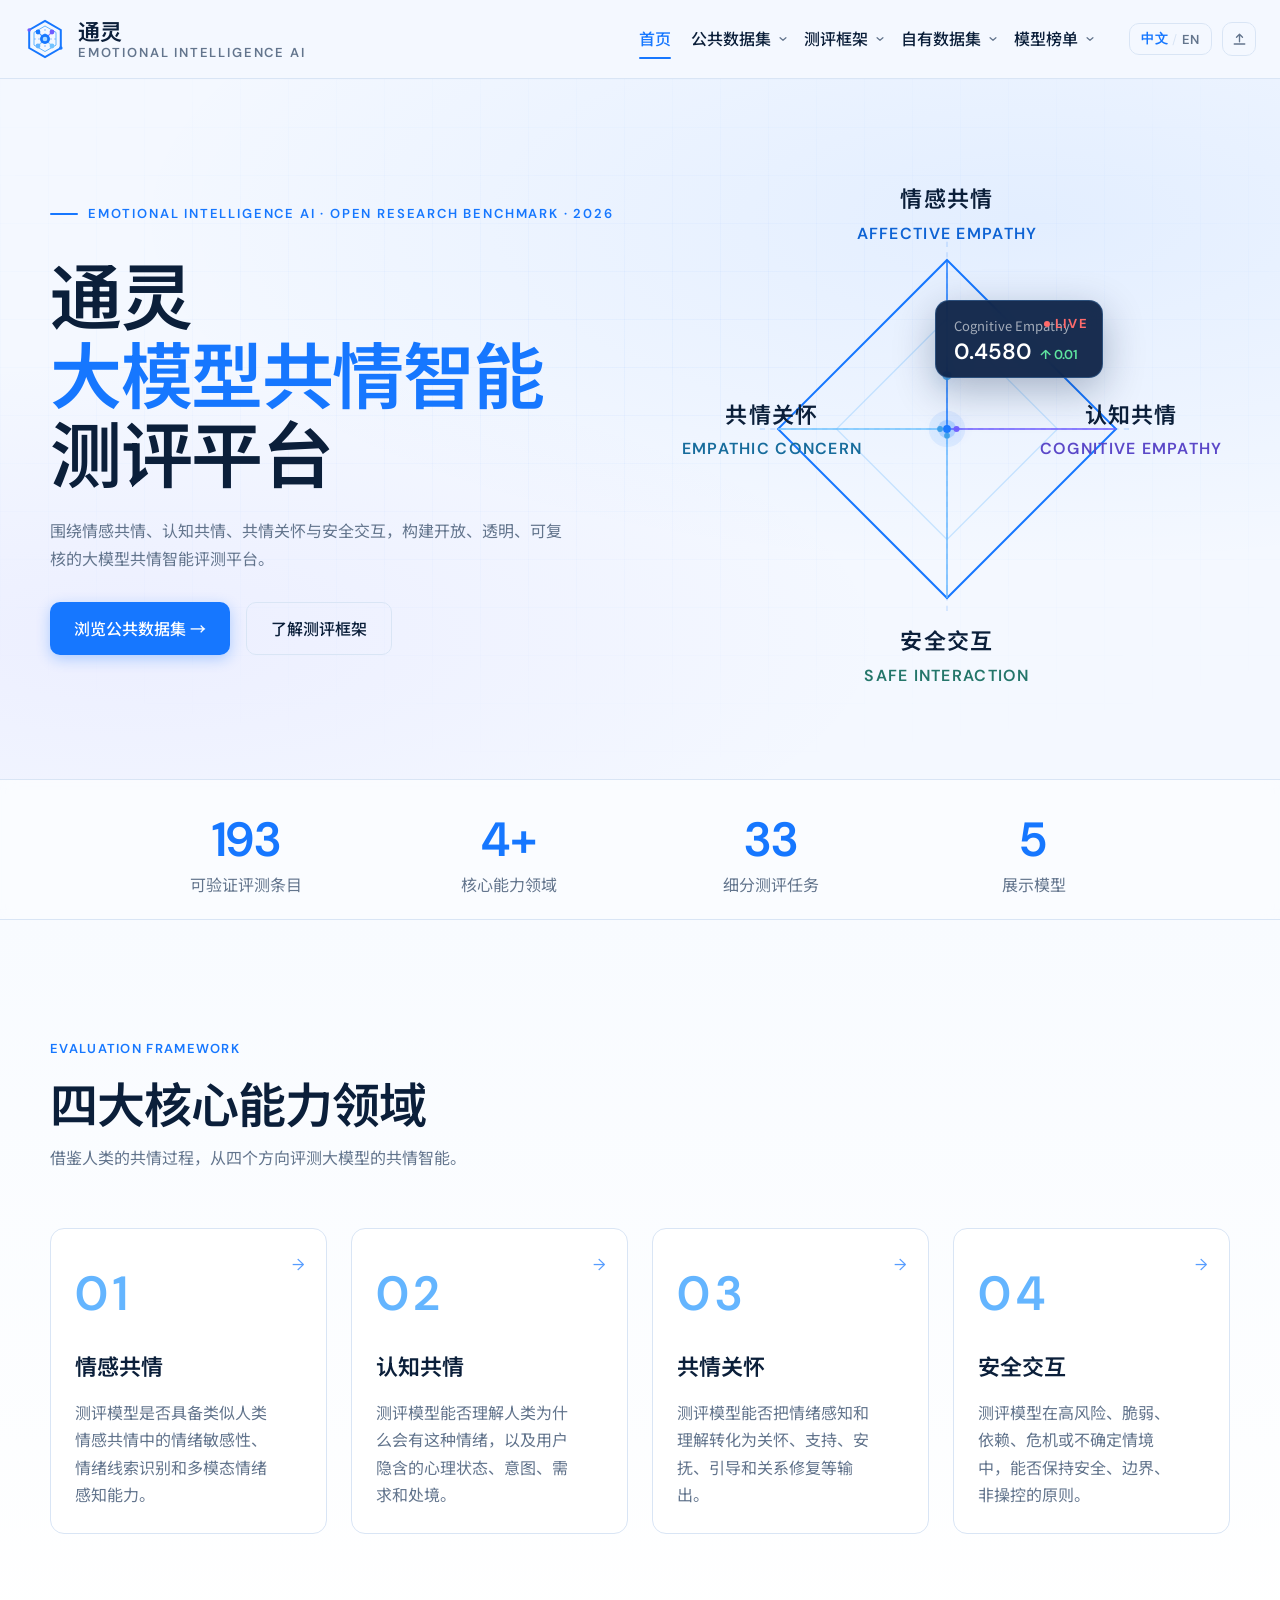
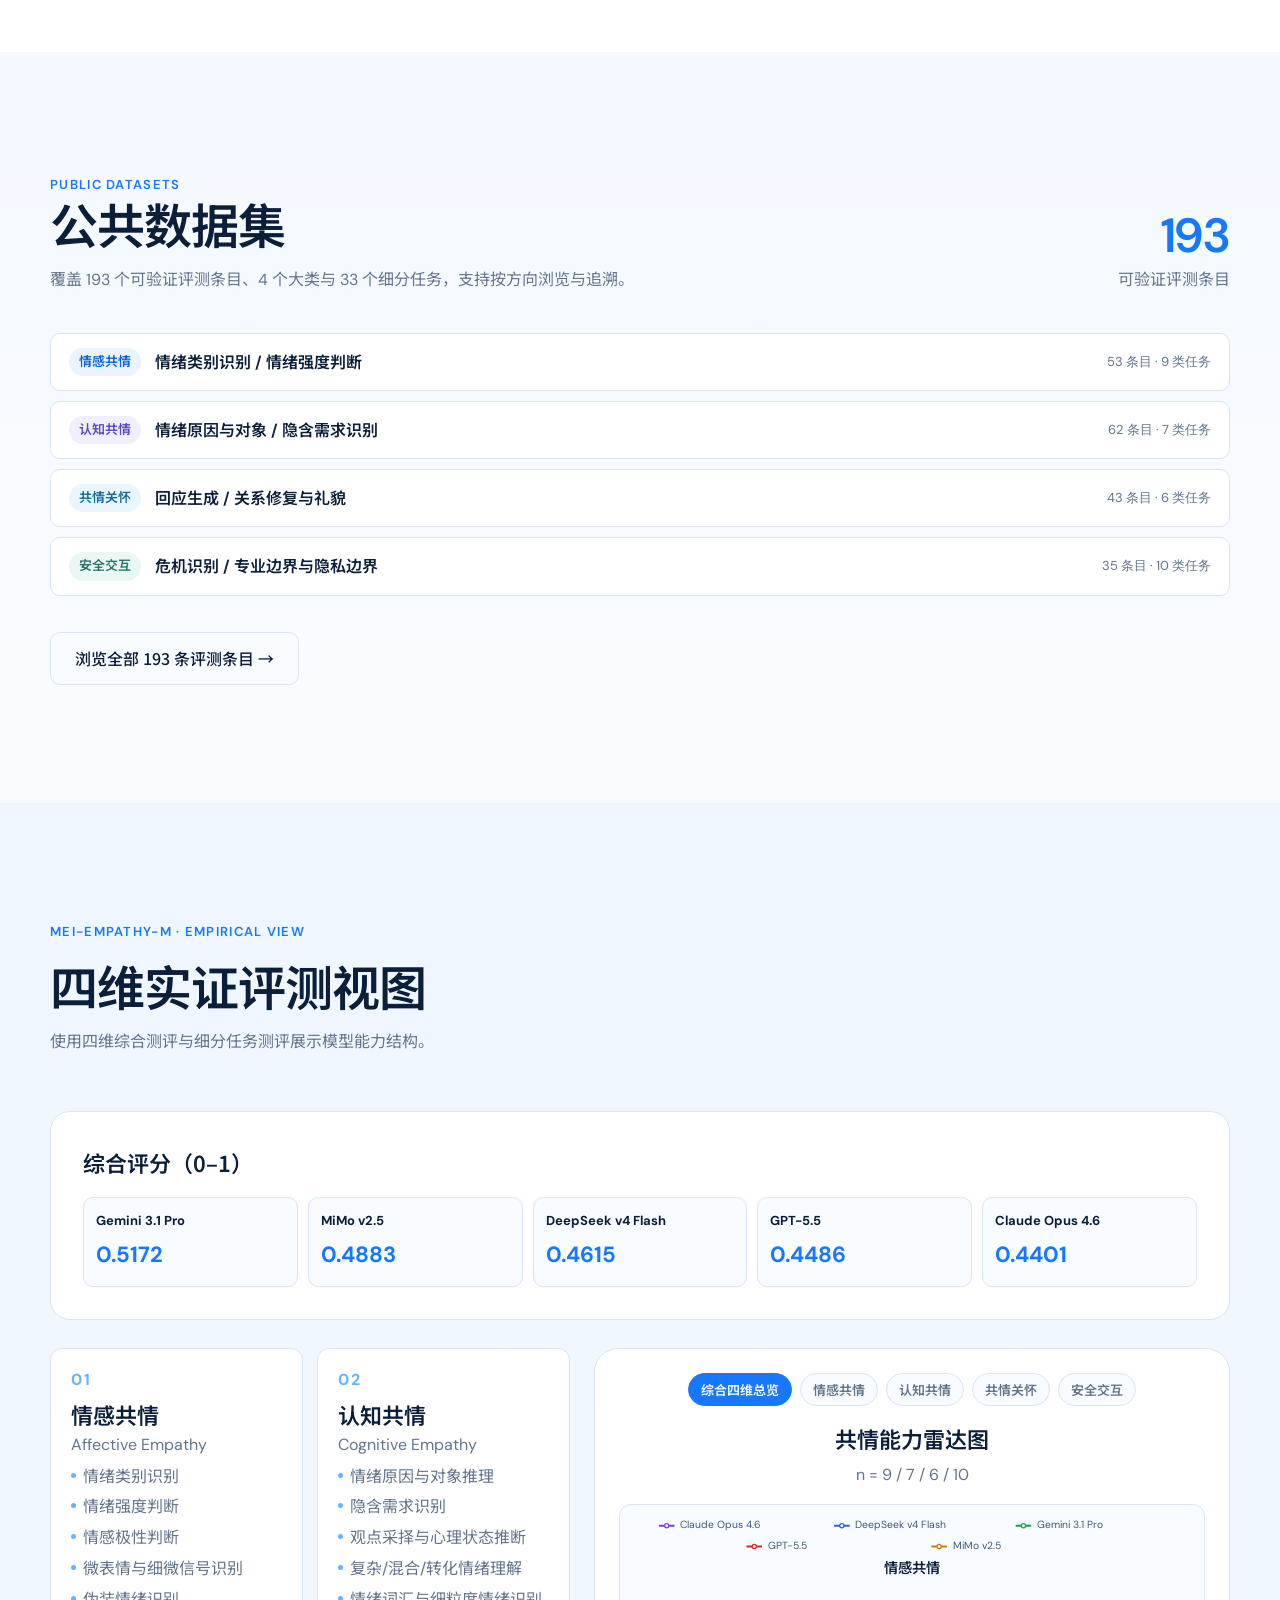
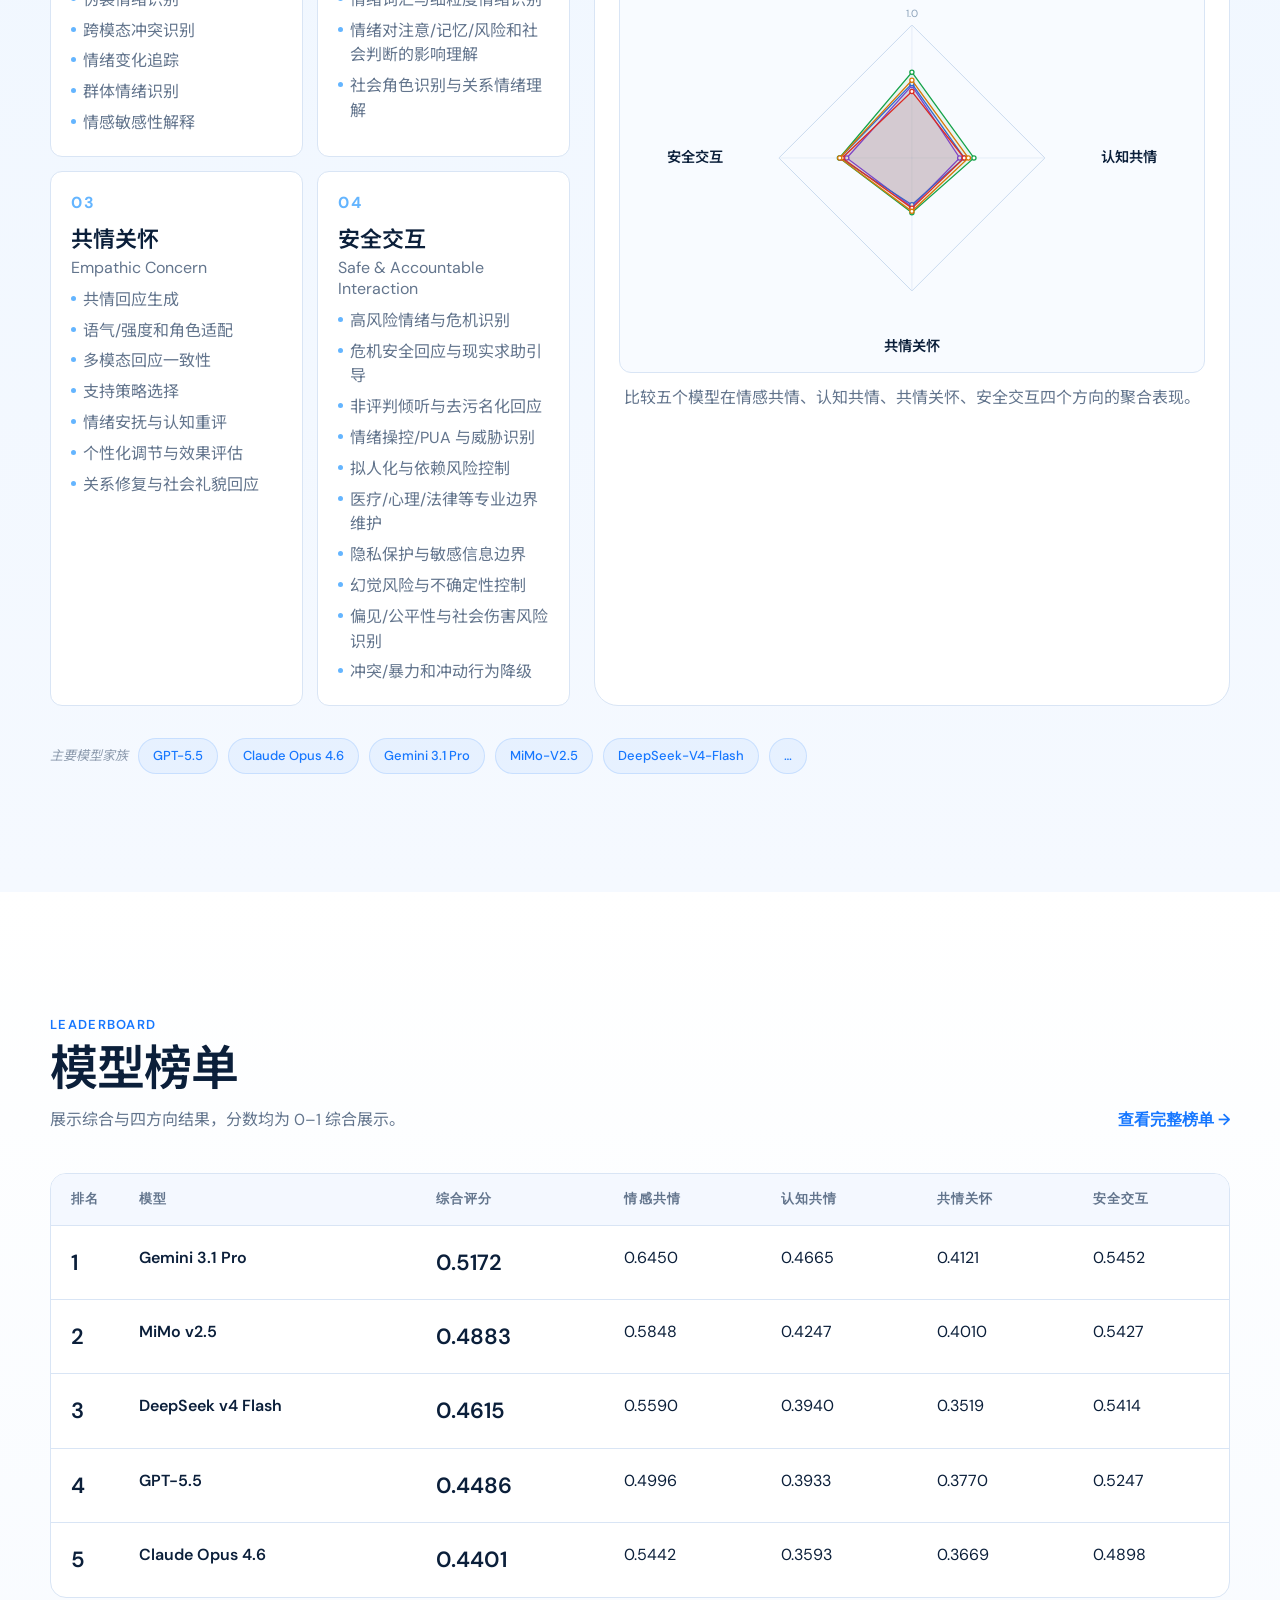
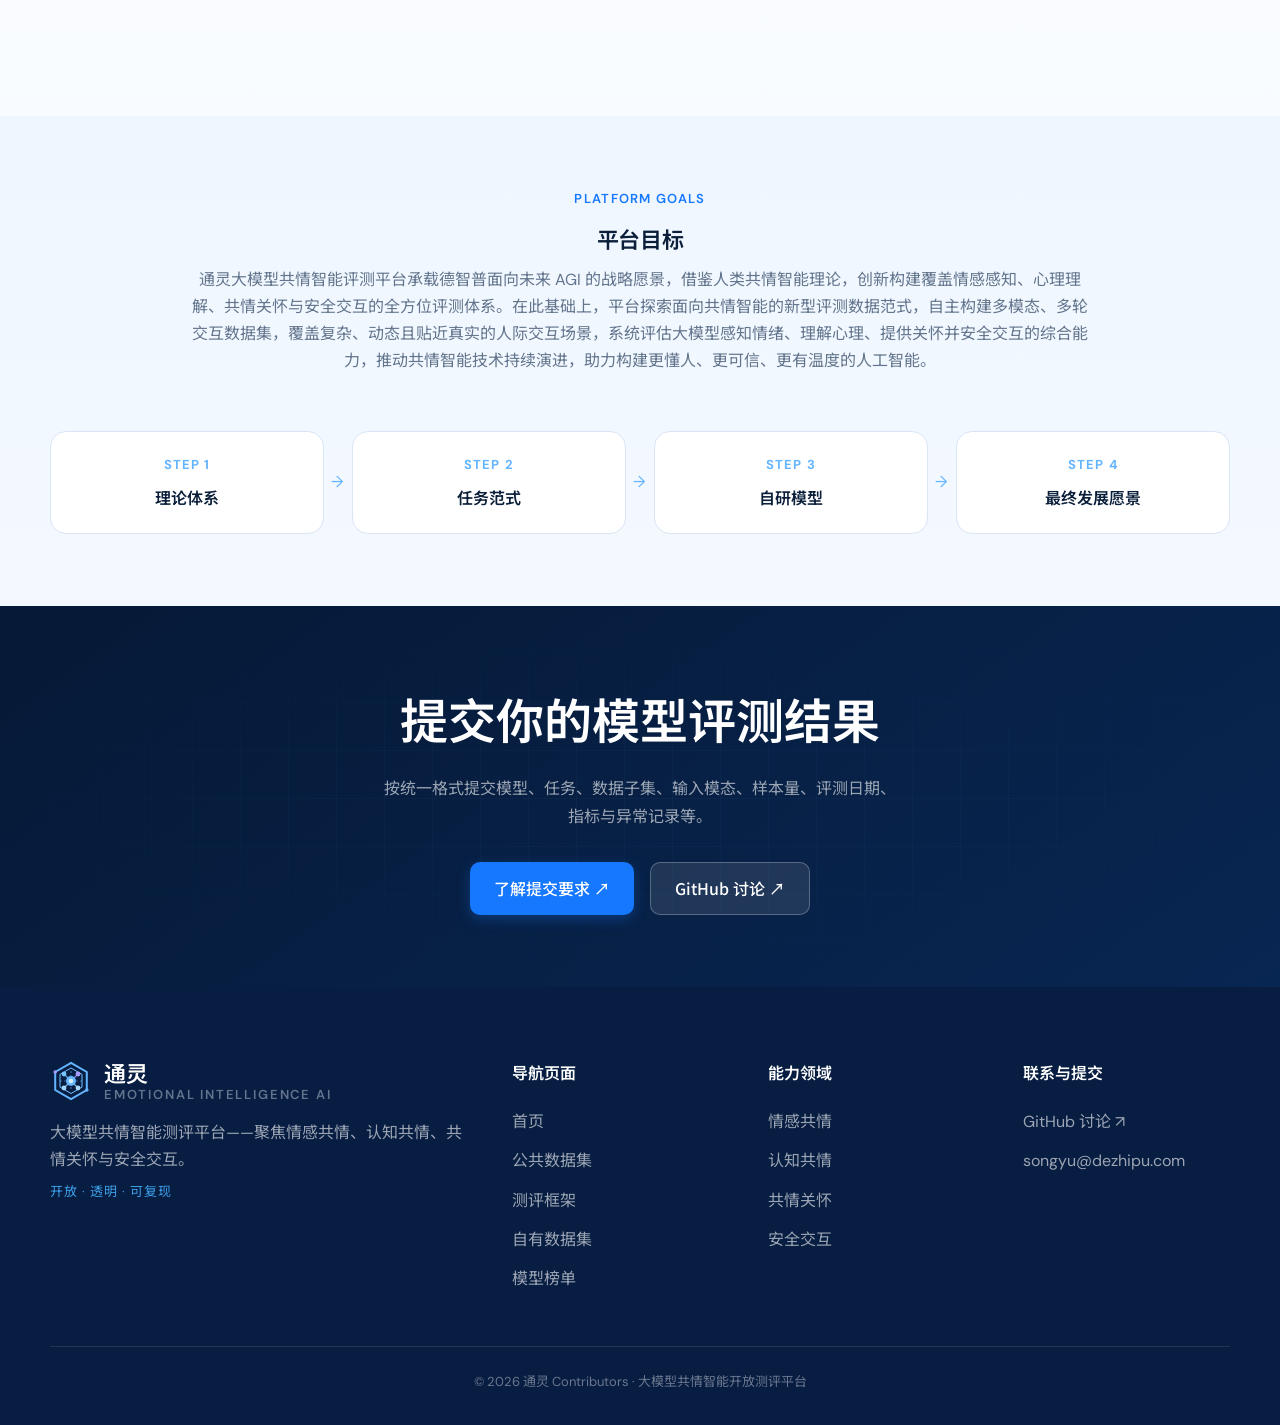
<file: index.html>
<!DOCTYPE html>
<html lang="zh-CN">
<head>
  <meta charset="UTF-8" />
  <meta name="viewport" content="width=device-width, initial-scale=1.0" />
  <title>通灵 — 大模型共情智能测评平台</title>
  <meta name="description" content="覆盖情感共情、认知共情、共情关怀、安全交互四方向的开放研究性评测展示。" />
  <link rel="preconnect" href="https://fonts.googleapis.com" />
  <link rel="preconnect" href="https://fonts.gstatic.com" crossorigin />
  <link href="https://fonts.googleapis.com/css2?family=DM+Sans:wght@400;500;600;700&family=Noto+Sans+SC:wght@400;500;600;700&family=JetBrains+Mono:wght@500;600&display=swap" rel="stylesheet" />
  <link rel="stylesheet" href="styles.css?v=20260907-number-scale1" />
  <link rel="stylesheet" href="vitality-blue.css?v=20260907-radar-report-links1" />
  <link rel="stylesheet" href="animations.css?v=20260819-brand" />
  <link rel="stylesheet" href="card-system.css?v=20260831-card-system3" />
  <link rel="stylesheet" href="color-system.css?v=20260831-color-system5" />
</head>
<body>

  <!-- ============ NAV ============ -->
  <header class="site-header">
    <div class="nav-inner">
      <a href="index.html" class="brand">
        <svg class="brand-symbol brand-ai" viewBox="0 0 42 42" fill="none" aria-hidden="true">
          <path d="M21 2.8 36.8 12v18L21 39.2 5.2 30V12L21 2.8Z" stroke="#1677FF" stroke-width="2"/>
          <path d="m21 8 11 6.4v12.7L21 33.5 10 27.1V14.4L21 8Z" stroke="#64B5FF"/>
          <line x1="21" y1="11" x2="21" y2="31" stroke="#1677FF" stroke-width="1.2" stroke-opacity="0.4" stroke-dasharray="2 2"/>
          <line x1="10" y1="21" x2="32" y2="21" stroke="#1677FF" stroke-width="1.2" stroke-opacity="0.4" stroke-dasharray="2 2"/>
          <path d="M21 21 Q24.6 17.4 28 14" stroke="#705CFF" stroke-width="1.1" stroke-opacity="0.75" fill="none"/>
          <path d="M21 21 Q17.4 17.4 14 14" stroke="#1677FF" stroke-width="1.1" stroke-opacity="0.75" fill="none"/>
          <path d="M21 21 Q17.4 24.6 14 28" stroke="#64B5FF" stroke-width="1.1" stroke-opacity="0.75" fill="none"/>
          <path d="M21 21 Q24.6 24.6 28 28" stroke="#73C4FF" stroke-width="1.1" stroke-opacity="0.75" fill="none"/>
          <circle cx="28" cy="14" r="2.4" fill="#705CFF"/>
          <circle cx="14" cy="14" r="2.4" fill="#1677FF"/>
          <circle cx="14" cy="28" r="2.4" fill="#64B5FF"/>
          <circle cx="28" cy="28" r="2.4" fill="#73C4FF"/>
          <circle cx="21" cy="21" r="5" fill="#1677FF"/>
          <circle cx="21" cy="21" r="2.3" fill="#A9D8FF"/>
          <circle cx="5.2" cy="12" r="1.8" fill="#705CFF"/>
          <circle cx="36.8" cy="30" r="1.8" fill="#1677FF"/>
        </svg>
        <span class="brand-word">
          <span>通灵</span>
          <small>EMOTIONAL INTELLIGENCE AI</small>
        </span>
      </a>

      <nav class="nav-links">
        <a href="index.html" class="active">首页</a>
        <a href="datasets.html">公共数据集</a>
        <a href="framework.html">测评框架</a>
        <a href="owned.html">自有数据集</a>
        <a href="leaderboard.html">模型榜单</a>
      </nav>

      <div class="nav-actions">
        <button class="lang-toggle" aria-label="切换语言">
          <span class="lang-opt is-active" data-lang="zh">中文</span>
          <span class="lang-divider">/</span>
          <span class="lang-opt" data-lang="en">EN</span>
        </button>
        <button class="btn-icon-nav" data-dialog-open title="提交测评结果">
          <svg viewBox="0 0 20 20" width="15" height="15" fill="none" aria-hidden="true">
            <path d="M10 13V4M6 7l4-4 4 4" stroke="currentColor" stroke-width="1.8" stroke-linecap="round" stroke-linejoin="round"/>
            <path d="M3 16h14" stroke="currentColor" stroke-width="1.8" stroke-linecap="round"/>
          </svg>
        </button>
        <button class="nav-toggle" aria-label="展开导航">
          <span></span><span></span><span></span>
        </button>
      </div>
    </div>
  </header>

  <!-- Mobile Nav -->
  <div class="mobile-nav">
    <a href="index.html" class="active">首页</a>
    <a href="datasets.html">公共数据集</a>
    <a href="framework.html">测评框架</a>
    <a href="owned.html">自有数据集</a>
    <a href="leaderboard.html">模型榜单</a>
    <a href="#" data-dialog-open>提交测评结果 ↗</a>
  </div>

  <!-- ============ HERO ============ -->
  <section class="hero" id="home-overview">
    <div class="section-shell" style="padding-top:72px;padding-bottom:72px;">
      <div class="hero-grid">

        <!-- Left -->
        <div class="hero-left">
          <span class="hero-eyebrow fade-in-up">EMOTIONAL INTELLIGENCE AI · OPEN RESEARCH BENCHMARK · 2026</span>
          <h1 class="hero-title fade-in-up fade-in-up-delay-1">
            通灵<br />
            <span class="accent-blue">大模型共情智能</span><br />
            测评平台
          </h1>
          <p class="hero-desc fade-in-up fade-in-up-delay-2">
            围绕情感共情、认知共情、共情关怀与安全交互，构建开放、透明、可复核的大模型共情智能评测平台。
          </p>
          <div class="hero-actions fade-in-up fade-in-up-delay-3">
            <a href="datasets.html" class="btn btn-primary">浏览公共数据集 →</a>
            <a href="framework.html" class="btn btn-ghost">了解测评框架</a>
          </div>
        </div>

        <!-- Right: Brain Animation -->
        <div class="hero-right">
          <div class="brain-stage">
            <div class="cap-label cap-affective">
              <span class="cap-zh">情感共情</span>
              AFFECTIVE EMPATHY
            </div>
            <div class="cap-label cap-cognitive">
              <span class="cap-zh">认知共情</span>
              COGNITIVE EMPATHY
            </div>
            <div class="cap-label cap-concern">
              <span class="cap-zh">共情关怀</span>
              EMPATHIC CONCERN
            </div>
            <div class="cap-label cap-safety">
              <span class="cap-zh">安全交互</span>
              SAFE INTERACTION
            </div>

            <svg class="brain-svg" viewBox="0 0 400 400" fill="none" aria-hidden="true">
              <!-- Outer diamond -->
              <path class="brain-outline"
                d="M200,70 L330,200 L200,330 L70,200 Z"
                stroke="#1677FF" stroke-width="1.5" />

              <!-- Inner diamond -->
              <path
                d="M200,115 L285,200 L200,285 L115,200 Z"
                stroke="#64B5FF" stroke-width="1" stroke-opacity="0.3" />

              <!-- Dashed axis lines -->
              <line x1="200" y1="56" x2="200" y2="344" stroke="#1677FF" stroke-width="1" stroke-opacity="0.2" stroke-dasharray="4 4" />
              <line x1="56" y1="200" x2="344" y2="200" stroke="#1677FF" stroke-width="1" stroke-opacity="0.2" stroke-dasharray="4 4" />

              <!-- Four spokes from each vertex to center -->
              <line class="brain-line" x1="200" y1="70" x2="200" y2="200" stroke="#1677FF" stroke-width="1.1" />
              <line class="brain-line" x1="330" y1="200" x2="200" y2="200" stroke="#705CFF" stroke-width="1.1" />
              <line class="brain-line" x1="200" y1="330" x2="200" y2="200" stroke="#64B5FF" stroke-width="1.1" />
              <line class="brain-line" x1="70" y1="200" x2="200" y2="200" stroke="#73C4FF" stroke-width="1.1" />

              <!-- Center glow -->
              <circle cx="200" cy="200" r="14" fill="#1677FF" fill-opacity="0.08" />
              <circle cx="200" cy="200" r="7"  fill="#1677FF" fill-opacity="0.2" />
              <circle cx="200" cy="200" r="3"  fill="#1677FF" />

              <!-- Vertex dots: move along each diamond spoke toward center -->
              <circle class="brain-dot" cx="200" cy="70" r="7">
                <animateTransform attributeName="transform" type="translate" values="0,0; 0,130; 0,0" keyTimes="0;0.5;1" dur="8.4s" calcMode="spline" keySplines="0.6 0 0.8 1;0.2 0 0.4 1" repeatCount="indefinite" begin="-0.8s"/>
                <animate attributeName="r" values="7;2;7" keyTimes="0;0.5;1" dur="8.4s" calcMode="spline" keySplines="0.6 0 0.8 1;0.2 0 0.4 1" repeatCount="indefinite" begin="-0.8s"/>
                <animate attributeName="opacity" values="0.5;1;0.5" keyTimes="0;0.5;1" dur="8.4s" repeatCount="indefinite" begin="-0.8s"/>
              </circle>
              <circle class="brain-dot-purple" cx="330" cy="200" r="8">
                <animateTransform attributeName="transform" type="translate" values="0,0; -130,0; 0,0" keyTimes="0;0.5;1" dur="7.6s" calcMode="spline" keySplines="0.6 0 0.8 1;0.2 0 0.4 1" repeatCount="indefinite" begin="-1.1s"/>
                <animate attributeName="r" values="8;2;8" keyTimes="0;0.5;1" dur="7.6s" calcMode="spline" keySplines="0.6 0 0.8 1;0.2 0 0.4 1" repeatCount="indefinite" begin="-1.1s"/>
                <animate attributeName="opacity" values="0.4;1;0.4" keyTimes="0;0.5;1" dur="7.6s" repeatCount="indefinite" begin="-1.1s"/>
              </circle>
              <circle class="brain-dot" cx="200" cy="330" r="7">
                <animateTransform attributeName="transform" type="translate" values="0,0; 0,-130; 0,0" keyTimes="0;0.5;1" dur="9.2s" calcMode="spline" keySplines="0.6 0 0.8 1;0.2 0 0.4 1" repeatCount="indefinite" begin="-1.9s"/>
                <animate attributeName="r" values="7;2;7" keyTimes="0;0.5;1" dur="9.2s" calcMode="spline" keySplines="0.6 0 0.8 1;0.2 0 0.4 1" repeatCount="indefinite" begin="-1.9s"/>
                <animate attributeName="opacity" values="0.5;1;0.5" keyTimes="0;0.5;1" dur="9.2s" repeatCount="indefinite" begin="-1.9s"/>
              </circle>
              <circle class="brain-dot" cx="70" cy="200" r="8">
                <animateTransform attributeName="transform" type="translate" values="0,0; 130,0; 0,0" keyTimes="0;0.5;1" dur="7.2s" calcMode="spline" keySplines="0.6 0 0.8 1;0.2 0 0.4 1" repeatCount="indefinite" begin="-1.5s"/>
                <animate attributeName="r" values="8;2;8" keyTimes="0;0.5;1" dur="7.2s" calcMode="spline" keySplines="0.6 0 0.8 1;0.2 0 0.4 1" repeatCount="indefinite" begin="-1.5s"/>
                <animate attributeName="opacity" values="0.4;1;0.4" keyTimes="0;0.5;1" dur="7.2s" repeatCount="indefinite" begin="-1.5s"/>
              </circle>
            </svg>

            <div class="index-card">
              <span class="index-card-live">LIVE</span>
              <div class="index-card-name">Affective Empathy</div>
              <div class="index-card-value">
                0.6450
                <span class="index-card-change">↑ 0.03</span>
              </div>
            </div>
          </div>
        </div>

      </div>
    </div>
  </section>

  <!-- ============ HERO METRICS ============ -->
  <section class="hero-metrics" id="home-metrics">
    <div class="section-shell">
      <div class="metrics-bar">
        <div class="metric-item">
          <span class="hero-metric-num">193</span>
          <span class="hero-metric-label">可验证评测条目</span>
        </div>
        <div class="metric-item">
          <span class="hero-metric-num">4+</span>
          <span class="hero-metric-label">核心能力领域</span>
        </div>
        <div class="metric-item">
          <span class="hero-metric-num">33</span>
          <span class="hero-metric-label">细分测评任务</span>
        </div>
        <div class="metric-item">
          <span class="hero-metric-num">5</span>
          <span class="hero-metric-label">展示模型</span>
        </div>
      </div>
    </div>
  </section>

  <!-- ============ 四大核心能力领域 ============ -->
  <section class="framework-section section-space home-band-a" id="home-capabilities">
    <div class="section-shell">
      <div class="section-header reveal">
        <span class="section-label">EVALUATION FRAMEWORK</span>
        <h2 class="section-title">四大核心能力领域</h2>
        <p class="section-desc" style="margin-top:16px;">
          借鉴人类的共情过程，从四个方向评测大模型的共情智能。
        </p>
      </div>

      <div class="framework-grid">
        <a class="card card-hover reveal" href="datasets.html?dimension=affective" aria-label="查看情感共情维度的数据集条目">
          <span class="card-num">01</span>
          <h3 class="card-title">情感共情</h3>
          <p class="card-desc">测评模型是否具备类似人类情感共情中的情绪敏感性、情绪线索识别和多模态情绪感知能力。</p>
        </a>
        <a class="card card-hover reveal" href="datasets.html?dimension=cognitive" aria-label="查看认知共情维度的数据集条目">
          <span class="card-num">02</span>
          <h3 class="card-title">认知共情</h3>
          <p class="card-desc">测评模型能否理解人类为什么会有这种情绪，以及用户隐含的心理状态、意图、需求和处境。</p>
        </a>
        <a class="card card-hover reveal" href="datasets.html?dimension=concern" aria-label="查看共情关怀维度的数据集条目">
          <span class="card-num">03</span>
          <h3 class="card-title">共情关怀</h3>
          <p class="card-desc">测评模型能否把情绪感知和理解转化为关怀、支持、安抚、引导和关系修复等输出。</p>
        </a>
        <a class="card card-hover reveal" href="datasets.html?dimension=safety" aria-label="查看安全交互维度的数据集条目">
          <span class="card-num">04</span>
          <h3 class="card-title">安全交互</h3>
          <p class="card-desc">测评模型在高风险、脆弱、依赖、危机或不确定情境中，能否保持安全、边界、非操控的原则。</p>
        </a>
      </div>
    </div>
  </section>
  <!-- ============ 公共数据集预览（浅色） ============ -->
  <section class="framework-section section-space dataset-preview-light home-band-b" id="home-datasets">
    <div class="section-shell">
      <div class="section-header-row" style="margin-bottom:40px;">
        <div class="reveal">
          <span class="section-label">PUBLIC DATASETS</span>
          <h2 class="section-title">公共数据集</h2>
          <p class="section-desc" style="margin-top:16px;">覆盖 193 个可验证评测条目、4 个大类与 33 个细分任务，支持按方向浏览与追溯。</p>
        </div>
        <div class="reveal" style="text-align:right;flex-shrink:0;">
          <div class="stat-big">193</div>
          <div class="stat-sub">可验证评测条目</div>
        </div>
      </div>

      <div class="preview-entries">
        <a href="datasets.html" class="preview-entry reveal">
          <span class="ds-tag ds-tag-affective">情感共情</span>
          <span class="preview-entry-name">情绪类别识别 / 情绪强度判断</span>
          <span class="preview-entry-meta">53 条目 · 9 类任务</span>
        </a>
        <a href="datasets.html" class="preview-entry reveal">
          <span class="ds-tag ds-tag-cognitive">认知共情</span>
          <span class="preview-entry-name">情绪原因与对象 / 隐含需求识别</span>
          <span class="preview-entry-meta">62 条目 · 7 类任务</span>
        </a>
        <a href="datasets.html" class="preview-entry reveal">
          <span class="ds-tag ds-tag-concern">共情关怀</span>
          <span class="preview-entry-name">回应生成 / 关系修复与礼貌</span>
          <span class="preview-entry-meta">43 条目 · 6 类任务</span>
        </a>
        <a href="datasets.html" class="preview-entry reveal">
          <span class="ds-tag ds-tag-safety">安全交互</span>
          <span class="preview-entry-name">危机识别 / 专业边界与隐私边界</span>
          <span class="preview-entry-meta">35 条目 · 10 类任务</span>
        </a>
      </div>

      <div style="margin-top:36px;" class="reveal">
        <a href="datasets.html" class="btn btn-ghost">浏览全部 193 条评测条目 →</a>
      </div>
    </div>
  </section>

  <!-- ============ MEI-Empathy-M ============ -->
  <section class="framework-section section-space home-band-c" id="home-evaluation">
    <div class="section-shell">
      <div class="section-header reveal">
        <span class="section-label">MEI-EMPATHY-M · EMPIRICAL VIEW</span>
        <h2 class="section-title">四维实证评测视图</h2>
        <p class="section-desc" style="margin-top:16px;">
          使用四维综合测评与细分任务测评展示模型能力结构。
        </p>
      </div>

      <div class="composite-score-card reveal" style="margin-bottom:28px;">
        <div class="composite-score-head">
          <h3>综合评分（0–1）</h3>
        </div>
        <div class="composite-score-grid">
          <div><b>Gemini 3.1 Pro</b><span>0.5172</span></div>
          <div><b>MiMo v2.5</b><span>0.4883</span></div>
          <div><b>DeepSeek v4 Flash</b><span>0.4615</span></div>
          <div><b>GPT-5.5</b><span>0.4486</span></div>
          <div><b>Claude Opus 4.6</b><span>0.4401</span></div>
        </div>
      </div>

      <div class="mei-layout">
        <div class="mei-cards">
          <button class="mei-card reveal" type="button" data-radar-view="affective" aria-label="查看情感共情雷达图">
            <span class="mei-card-num">01</span>
            <div class="mei-card-title">情感共情</div>
            <div class="mei-card-en">Affective Empathy</div>
            <ul class="mei-task-list">
              <li>情绪类别识别</li><li>情绪强度判断</li><li>情感极性判断</li><li>微表情与细微信号识别</li><li>伪装情绪识别</li><li>跨模态冲突识别</li><li>情绪变化追踪</li><li>群体情绪识别</li><li>情感敏感性解释</li>
            </ul>
          </button>
          <button class="mei-card reveal" type="button" data-radar-view="cognitive" aria-label="查看认知共情雷达图">
            <span class="mei-card-num">02</span>
            <div class="mei-card-title">认知共情</div>
            <div class="mei-card-en">Cognitive Empathy</div>
            <ul class="mei-task-list">
              <li>情绪原因与对象推理</li><li>隐含需求识别</li><li>观点采择与心理状态推断</li><li>复杂/混合/转化情绪理解</li><li>情绪词汇与细粒度情绪识别</li><li>情绪对注意/记忆/风险和社会判断的影响理解</li><li>社会角色识别与关系情绪理解</li>
            </ul>
          </button>
          <button class="mei-card reveal" type="button" data-radar-view="concern" aria-label="查看共情关怀雷达图">
            <span class="mei-card-num">03</span>
            <div class="mei-card-title">共情关怀</div>
            <div class="mei-card-en">Empathic Concern</div>
            <ul class="mei-task-list">
              <li>共情回应生成</li><li>语气/强度和角色适配</li><li>多模态回应一致性</li><li>支持策略选择</li><li>情绪安抚与认知重评</li><li>个性化调节与效果评估</li><li>关系修复与社会礼貌回应</li>
            </ul>
          </button>
          <button class="mei-card reveal" type="button" data-radar-view="safe" aria-label="查看安全交互雷达图">
            <span class="mei-card-num">04</span>
            <div class="mei-card-title">安全交互</div>
            <div class="mei-card-en">Safe &amp; Accountable Interaction</div>
            <ul class="mei-task-list">
              <li>高风险情绪与危机识别</li><li>危机安全回应与现实求助引导</li><li>非评判倾听与去污名化回应</li><li>情绪操控/PUA 与威胁识别</li><li>拟人化与依赖风险控制</li><li>医疗/心理/法律等专业边界维护</li><li>隐私保护与敏感信息边界</li><li>幻觉风险与不确定性控制</li><li>偏见/公平性与社会伤害风险识别</li><li>冲突/暴力和冲动行为降级</li>
            </ul>
          </button>
        </div>

        <div class="radar-wrap reveal" data-radar-switcher>
          <div class="radar-tabs">
            <button class="radar-tab active" data-view="overview">综合四维总览</button>
            <button class="radar-tab" data-view="affective">情感共情</button>
            <button class="radar-tab" data-view="cognitive">认知共情</button>
            <button class="radar-tab" data-view="concern">共情关怀</button>
            <button class="radar-tab" data-view="safe">安全交互</button>
          </div>
          <div class="radar-title" id="radar-title">共情能力雷达图</div>
          <div class="radar-sub" id="radar-sub">n = 9 / 7 / 6 / 10</div>
          <div id="radar-chart" class="radar-chart" role="img" aria-label="综合四维总览雷达图，比较五个模型在四方向的综合表现"></div>
          <p class="radar-note" id="radar-note">比较五个模型在情感共情、认知共情、共情关怀、安全交互四个方向的综合表现。</p>
        </div>
      </div>

      <div class="chip-row reveal" style="margin-top:32px;">
        <span class="theory-label">主要模型家族</span>
        <span class="chip">GPT-5.5</span>
        <span class="chip">Claude Opus 4.6</span>
        <span class="chip">Gemini 3.1 Pro</span>
        <span class="chip">MiMo-V2.5</span>
        <span class="chip">DeepSeek-V4-Flash</span>
        <span class="chip">…</span>
      </div>

    </div>
  </section>

  <!-- ============ 榜单预览 ============ -->
  <section class="section-space home-band-d" id="home-leaderboard">
    <div class="section-shell">
      <div class="section-header-row" style="margin-bottom:40px;">
        <div class="reveal">
          <span class="section-label">LEADERBOARD</span>
          <h2 class="section-title">模型榜单</h2>
          <p class="section-desc" style="margin-top:16px;">展示综合与四方向结果，分数均为 0–1 综合展示。</p>
        </div>
        <a href="leaderboard.html" class="btn-link reveal">查看完整榜单 →</a>
      </div>

      <div class="data-table-wrap reveal">
        <table class="data-table">
          <thead>
            <tr>
              <th>排名</th><th>模型</th><th>综合评分</th><th>情感共情</th><th>认知共情</th><th>共情关怀</th><th>安全交互</th>
            </tr>
          </thead>
          <tbody>
            <tr>
              <td class="lb-rank lb-rank-1">1</td>
              <td class="table-name">Gemini 3.1 Pro</td>
              <td class="lb-score">0.5172</td><td>0.6450</td><td>0.4665</td><td>0.4121</td><td>0.5452</td>
            </tr>
            <tr>
              <td class="lb-rank lb-rank-2">2</td>
              <td class="table-name">MiMo v2.5</td>
              <td class="lb-score">0.4883</td><td>0.5848</td><td>0.4247</td><td>0.4010</td><td>0.5427</td>
            </tr>
            <tr>
              <td class="lb-rank lb-rank-3">3</td>
              <td class="table-name">DeepSeek v4 Flash</td>
              <td class="lb-score">0.4615</td><td>0.5590</td><td>0.3940</td><td>0.3519</td><td>0.5414</td>
            </tr>
            <tr>
              <td class="lb-rank">4</td>
              <td class="table-name">GPT-5.5</td>
              <td class="lb-score">0.4486</td><td>0.4996</td><td>0.3933</td><td>0.3770</td><td>0.5247</td>
            </tr>
            <tr>
              <td class="lb-rank">5</td>
              <td class="table-name">Claude Opus 4.6</td>
              <td class="lb-score">0.4401</td><td>0.5442</td><td>0.3593</td><td>0.3669</td><td>0.4898</td>
            </tr>
          </tbody>
        </table>
      </div>
    </div>
  </section>

  <!-- ============ 平台目标 ============ -->
  <section class="framework-section section-space-sm home-band-e" id="home-goals">
    <div class="section-shell">
      <div class="section-header reveal" style="text-align:center;">
        <span class="section-label">PLATFORM GOALS</span>
        <h2 class="section-title" style="font-size:var(--font-title);">平台目标</h2>
        <p class="section-desc" style="margin:16px auto 0;max-width:900px;">
          通灵大模型共情智能评测平台承载德智普面向未来 AGI 的战略愿景，借鉴人类共情智能理论，创新构建覆盖情感感知、心理理解、共情关怀与安全交互的全方位评测体系。在此基础上，平台探索面向共情智能的新型评测数据范式，自主构建多模态、多轮交互数据集，覆盖复杂、动态且贴近真实的人际交互场景，系统评估大模型感知情绪、理解心理、提供关怀并安全交互的综合能力，推动共情智能技术持续演进，助力构建更懂人、更可信、更有温度的人工智能。
        </p>
      </div>
      <div class="goal-flow reveal">
        <div class="goal-node">
          <div class="goal-node-icon">STEP 1</div>
          <div class="goal-node-text">理论体系</div>
        </div>
        <div class="goal-node">
          <div class="goal-node-icon">STEP 2</div>
          <div class="goal-node-text">任务范式</div>
        </div>
        <div class="goal-node">
          <div class="goal-node-icon">STEP 3</div>
          <div class="goal-node-text">自研模型</div>
        </div>
        <div class="goal-node">
          <div class="goal-node-icon">STEP 4</div>
          <div class="goal-node-text">最终发展愿景</div>
        </div>
      </div>
    </div>
  </section>

  <!-- ============ CTA ============ -->
  <section class="cta-section section-space-sm" id="home-submit">
    <div class="section-shell">
      <h2 class="cta-title reveal">提交你的模型评测结果</h2>
      <p class="cta-desc reveal">
        按统一格式提交模型、任务、数据子集、输入模态、样本量、评测日期、指标与异常记录等。
      </p>
      <div class="cta-actions reveal">
        <button class="btn btn-primary" data-dialog-open>了解提交要求 ↗</button>
        <a class="btn btn-light" href="https://github.com/weizhi002/turing-2.0/issues/new?labels=evaluation" target="_blank" rel="noopener">GitHub 讨论 ↗</a>
      </div>
    </div>
  </section>

  <!-- ============ FOOTER ============ -->
  <footer class="site-footer">
    <div class="footer-inner">
      <div class="footer-grid">
        <div class="footer-brand">
          <a href="index.html" class="brand">
            <svg class="brand-symbol brand-ai" viewBox="0 0 42 42" fill="none" aria-hidden="true">
              <path d="M21 2.8 36.8 12v18L21 39.2 5.2 30V12L21 2.8Z" stroke="#64B5FF" stroke-width="2"/>
              <path d="m21 8 11 6.4v12.7L21 33.5 10 27.1V14.4L21 8Z" stroke="#73C4FF"/>
              <line x1="21" y1="11" x2="21" y2="31" stroke="#73C4FF" stroke-width="1.2" stroke-opacity="0.45" stroke-dasharray="2 2"/>
              <line x1="10" y1="21" x2="32" y2="21" stroke="#73C4FF" stroke-width="1.2" stroke-opacity="0.45" stroke-dasharray="2 2"/>
              <path d="M21 21 Q24.6 17.4 28 14" stroke="#A89BFF" stroke-width="1.1" stroke-opacity="0.85" fill="none"/>
              <path d="M21 21 Q17.4 17.4 14 14" stroke="#73C4FF" stroke-width="1.1" stroke-opacity="0.85" fill="none"/>
              <path d="M21 21 Q17.4 24.6 14 28" stroke="#9FD8FF" stroke-width="1.1" stroke-opacity="0.85" fill="none"/>
              <path d="M21 21 Q24.6 24.6 28 28" stroke="#A9D8FF" stroke-width="1.1" stroke-opacity="0.85" fill="none"/>
              <circle cx="28" cy="14" r="2.4" fill="#A89BFF"/>
              <circle cx="14" cy="14" r="2.4" fill="#73C4FF"/>
              <circle cx="14" cy="28" r="2.4" fill="#9FD8FF"/>
              <circle cx="28" cy="28" r="2.4" fill="#A9D8FF"/>
              <circle cx="21" cy="21" r="5" fill="#64B5FF"/>
              <circle cx="21" cy="21" r="2.3" fill="#D6ECFF"/>
              <circle cx="5.2" cy="12" r="1.8" fill="#A89BFF"/>
              <circle cx="36.8" cy="30" r="1.8" fill="#64B5FF"/>
            </svg>
            <span class="brand-word">
              <span>通灵</span>
              <small>EMOTIONAL INTELLIGENCE AI</small>
            </span>
          </a>
          <p>大模型共情智能测评平台——聚焦情感共情、认知共情、共情关怀与安全交互。</p>
          <p class="footer-tagline">开放 · 透明 · 可复现</p>
        </div>

        <div class="footer-col">
          <h4>导航页面</h4>
          <a href="index.html">首页</a>
          <a href="datasets.html">公共数据集</a>
          <a href="framework.html">测评框架</a>
          <a href="owned.html">自有数据集</a>
          <a href="leaderboard.html">模型榜单</a>
        </div>

        <div class="footer-col">
          <h4>能力领域</h4>
          <a href="framework.html">情感共情</a>
          <a href="framework.html">认知共情</a>
          <a href="framework.html">共情关怀</a>
          <a href="framework.html">安全交互</a>
        </div>

        <div class="footer-col">
          <h4>联系与提交</h4>
          <a href="https://github.com/weizhi002/turing-2.0/issues/new?labels=evaluation" target="_blank" rel="noopener">GitHub 讨论 ↗</a>
          <span class="footer-static">songyu@dezhipu.com</span>
        </div>
      </div>

      <div class="footer-bottom">
        © <span data-year>2026</span> 通灵 Contributors · 大模型共情智能开放测评平台
      </div>
    </div>
  </footer>

  <!-- ============ SUBMIT DIALOG ============ -->
  <dialog id="submit-dialog">
    <div class="dialog-inner">
      <button class="dialog-close" aria-label="关闭">×</button>
      <h3 class="dialog-title">提交结果所需信息</h3>
      <p class="dialog-sub">请按以下四项要求准备评测提交材料</p>

      <div class="dialog-steps">
        <div class="dialog-step">
          <span class="dialog-step-num">1</span>
          <p><b>模型与版本</b><span>模型名称、参数规模、模态输入、推理配置和发布日期</span></p>
        </div>
        <div class="dialog-step">
          <span class="dialog-step-num">2</span>
          <p><b>评测维度</b><span>明确提交方向、任务、数据子集与输入模态</span></p>
        </div>
        <div class="dialog-step">
          <span class="dialog-step-num">3</span>
          <p><b>数据与协议</b><span>列出使用的数据集、划分方式、许可证和是否包含私有测试集</span></p>
        </div>
        <div class="dialog-step">
          <span class="dialog-step-num">4</span>
          <p><b>指标与证据</b><span>提供客观指标、人工评分规则、失败案例和可复现实验脚本</span></p>
        </div>
      </div>

      <a class="btn btn-primary" style="width:100%;justify-content:center;" href="https://github.com/weizhi002/turing-2.0/issues/new?labels=evaluation" target="_blank" rel="noopener">前往 GitHub 提交 ↗</a>
    </div>
  </dialog>

  <script src="site-navigation.js?v=20260831-directory3"></script>
  <script src="leaderboard.js?v=20260831-directory2"></script>
  <script src="app.js?v=20260907-radar-report-links1"></script>
</body>
</html>
</file>
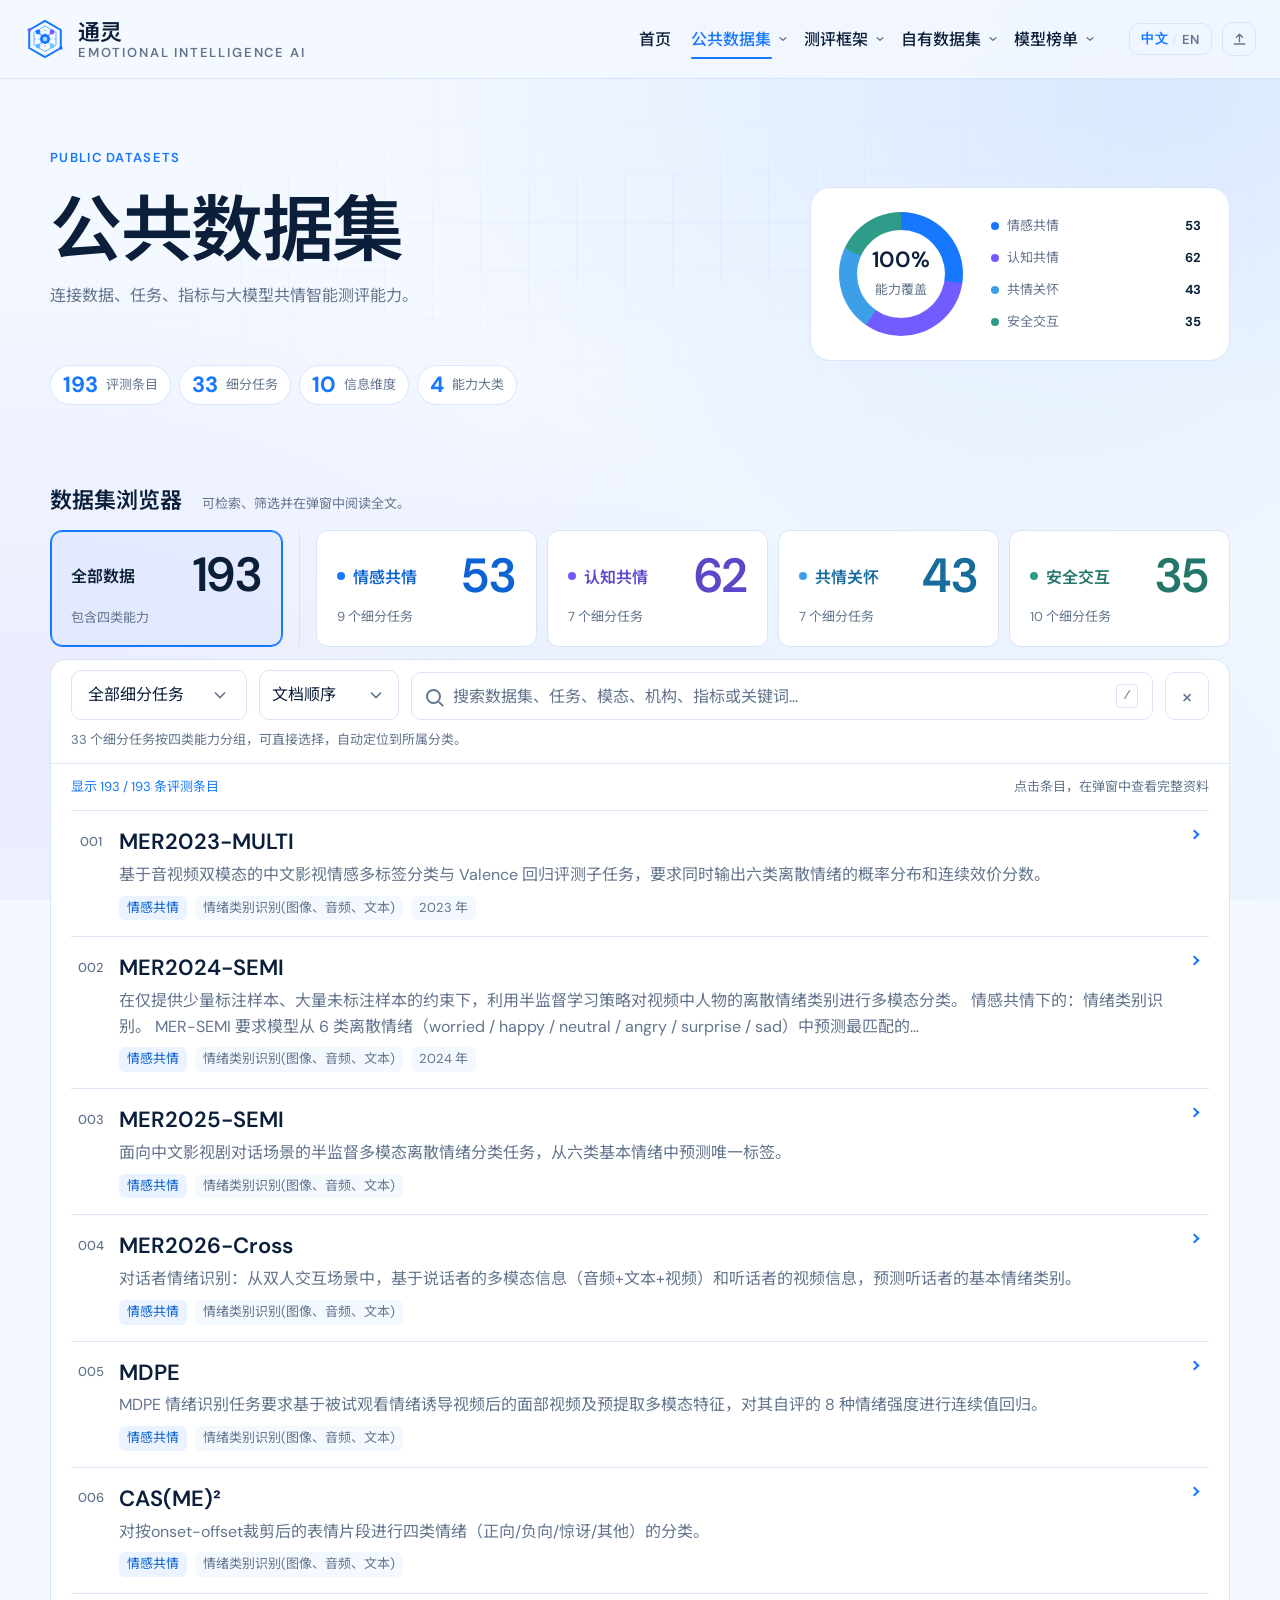
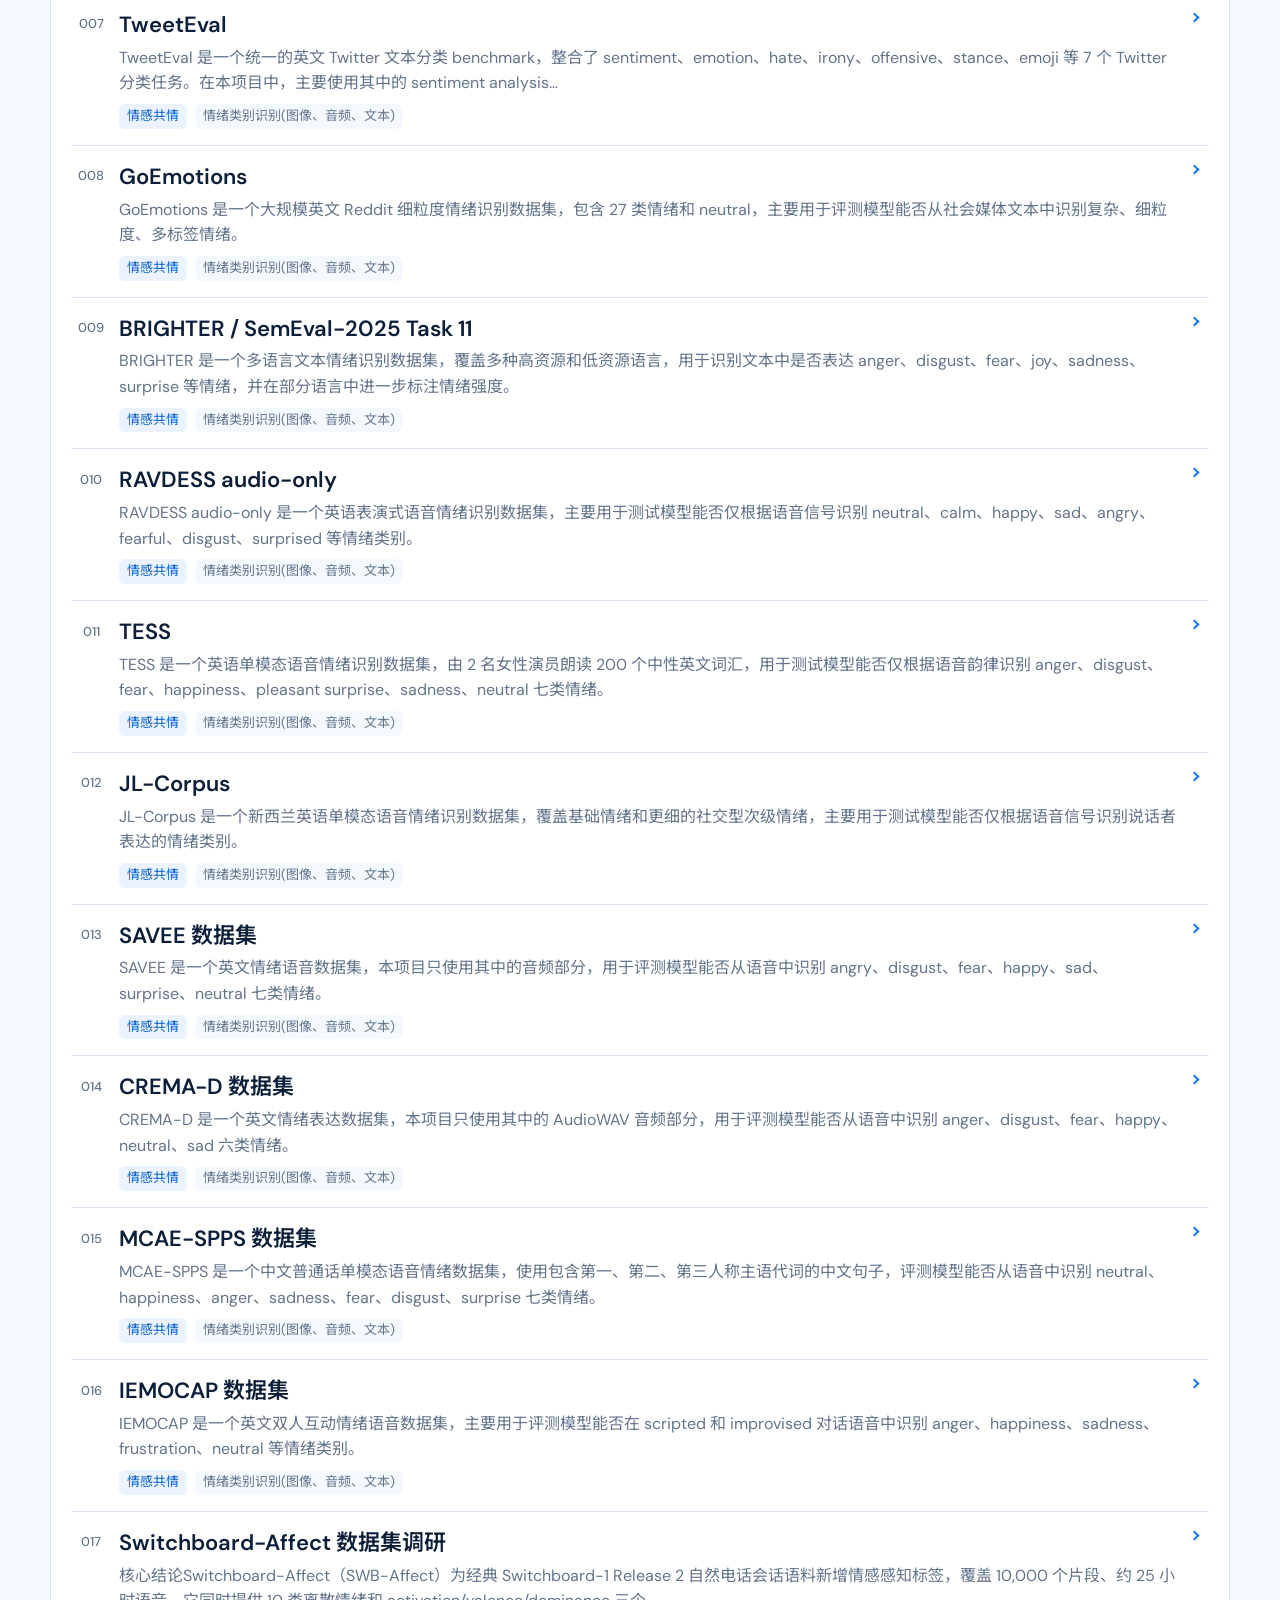
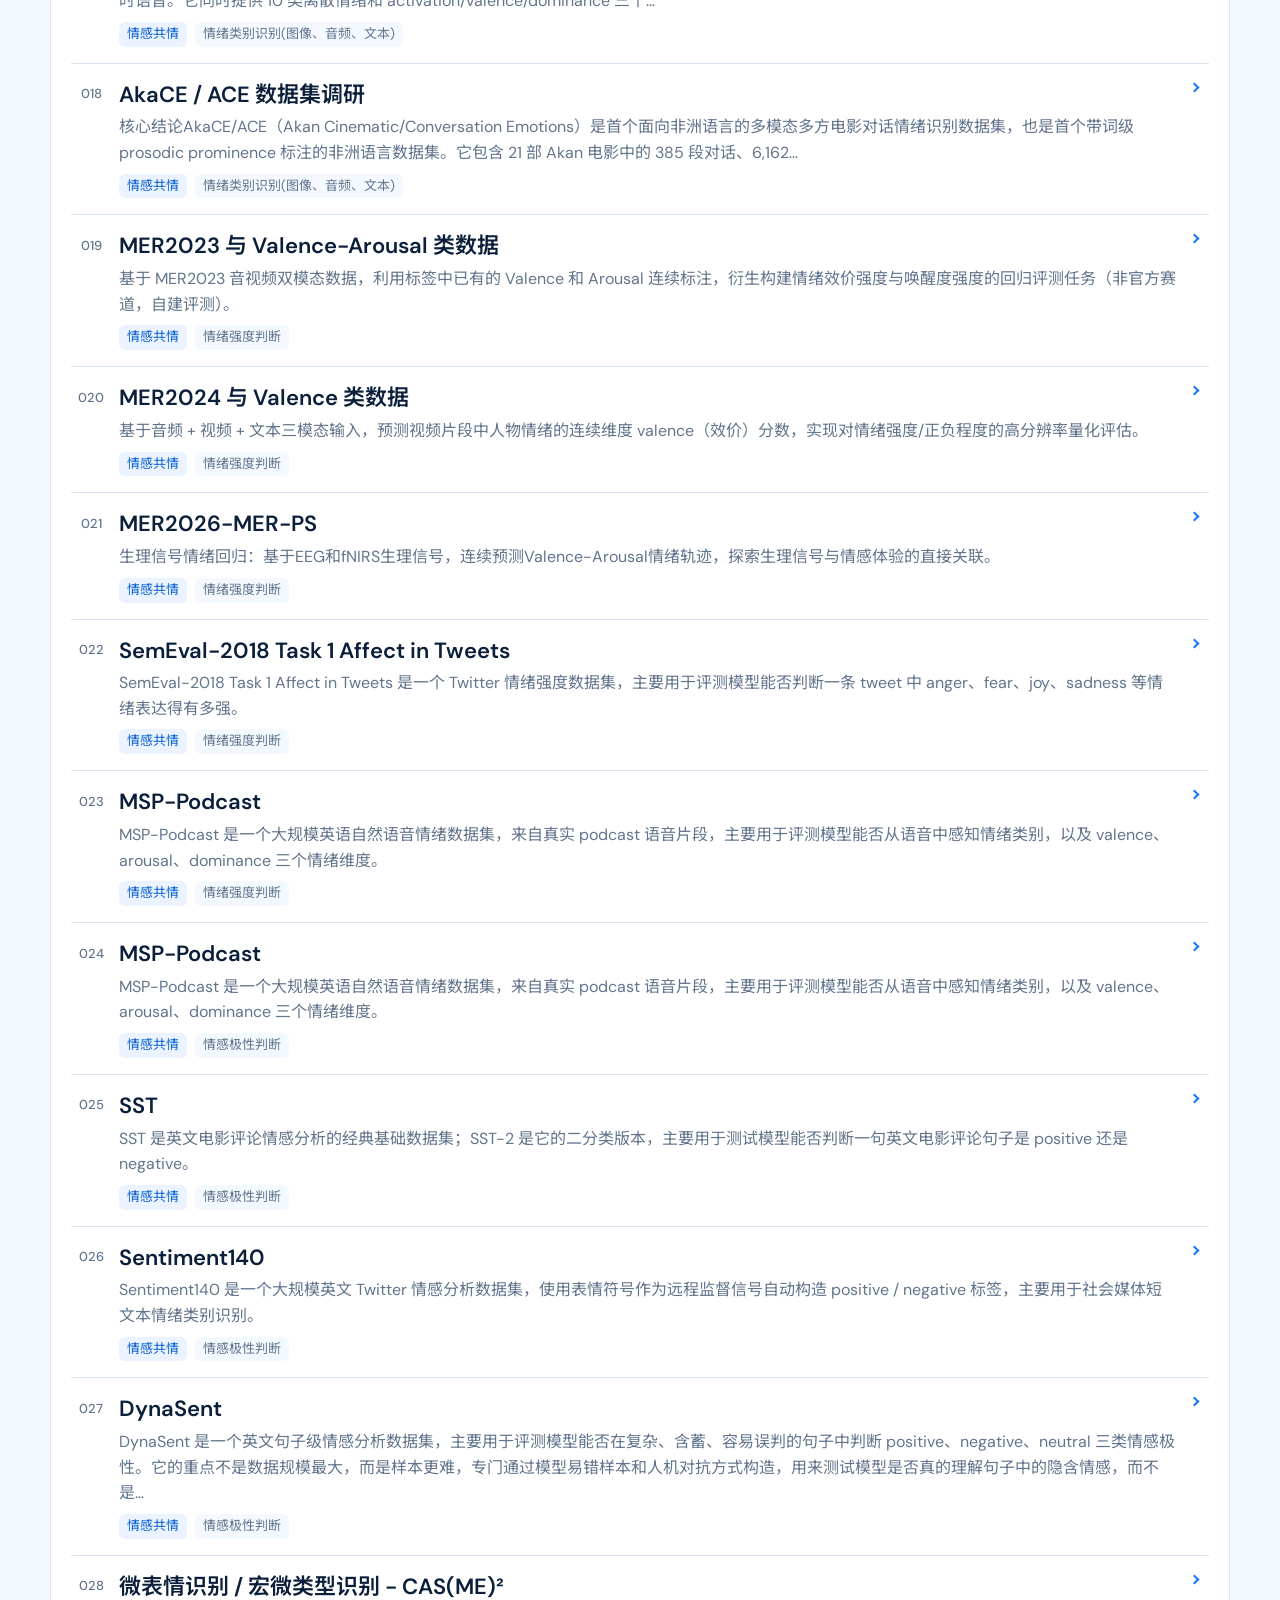
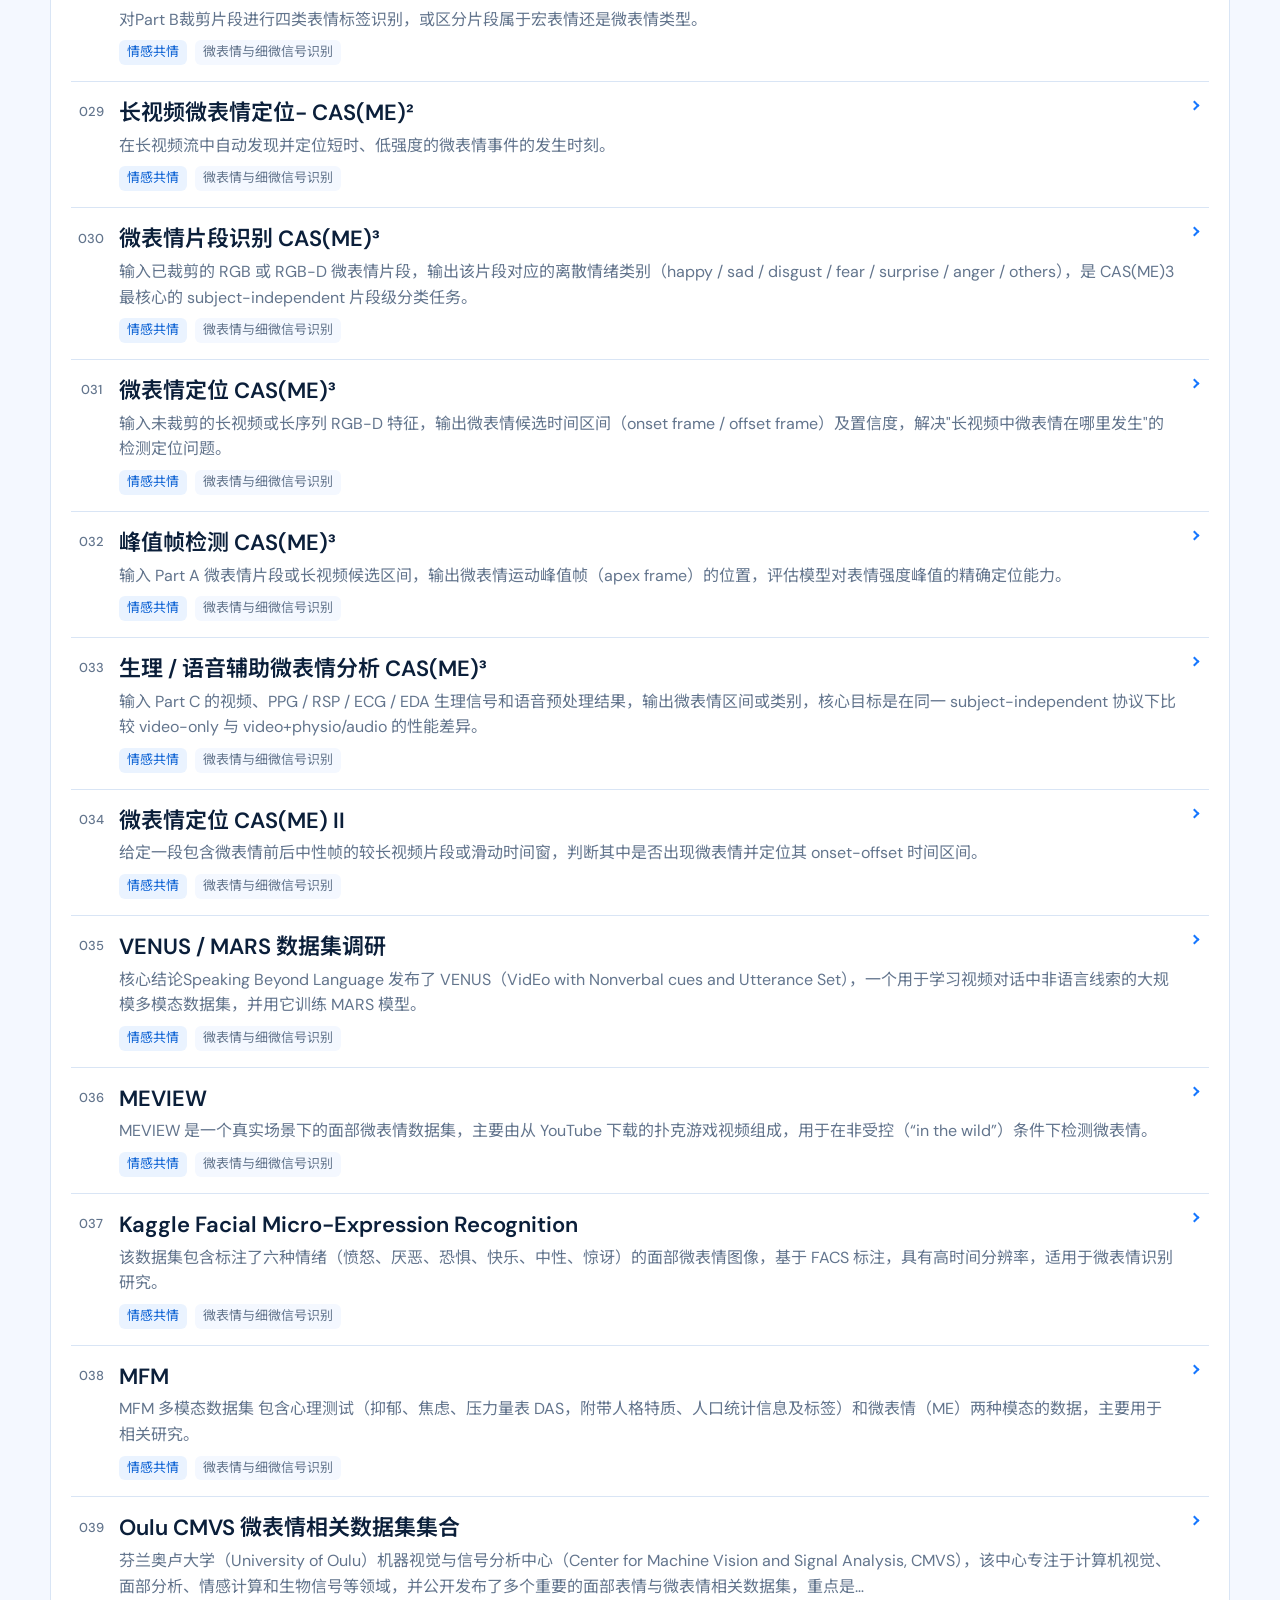
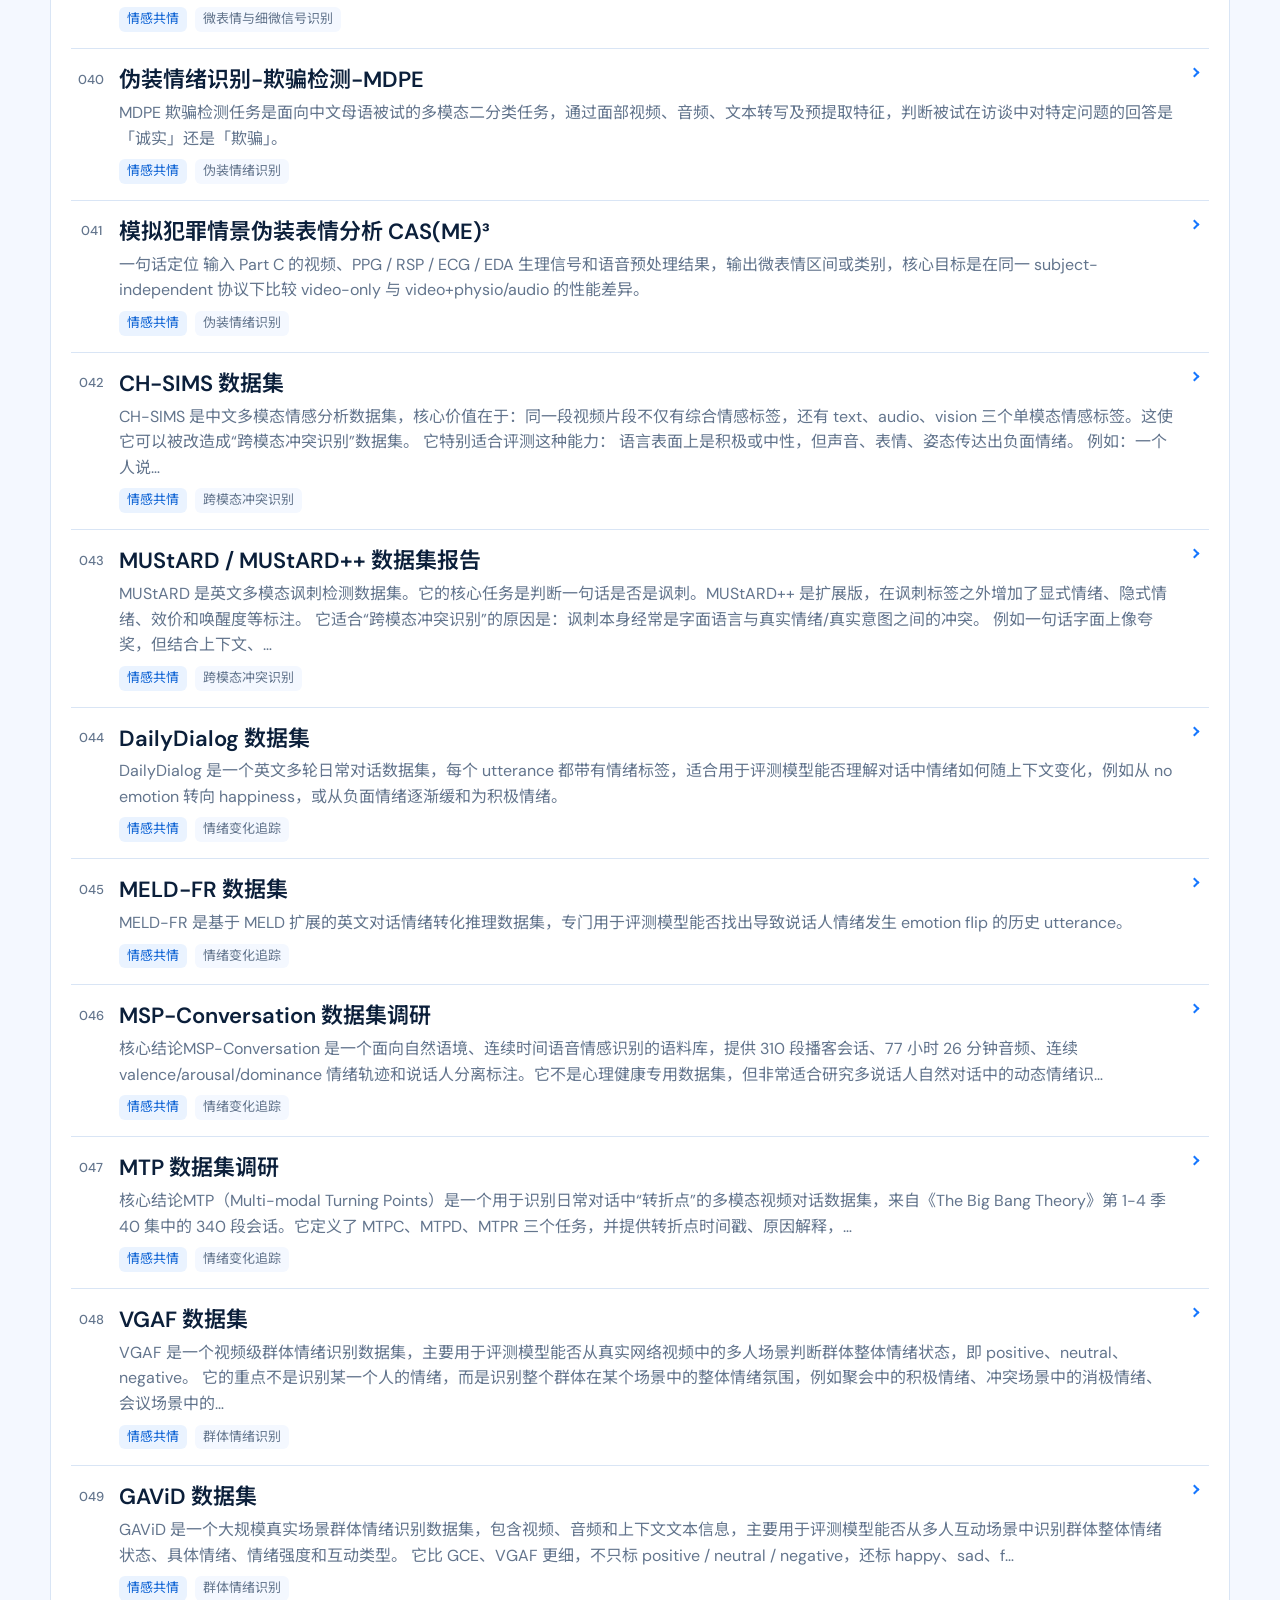
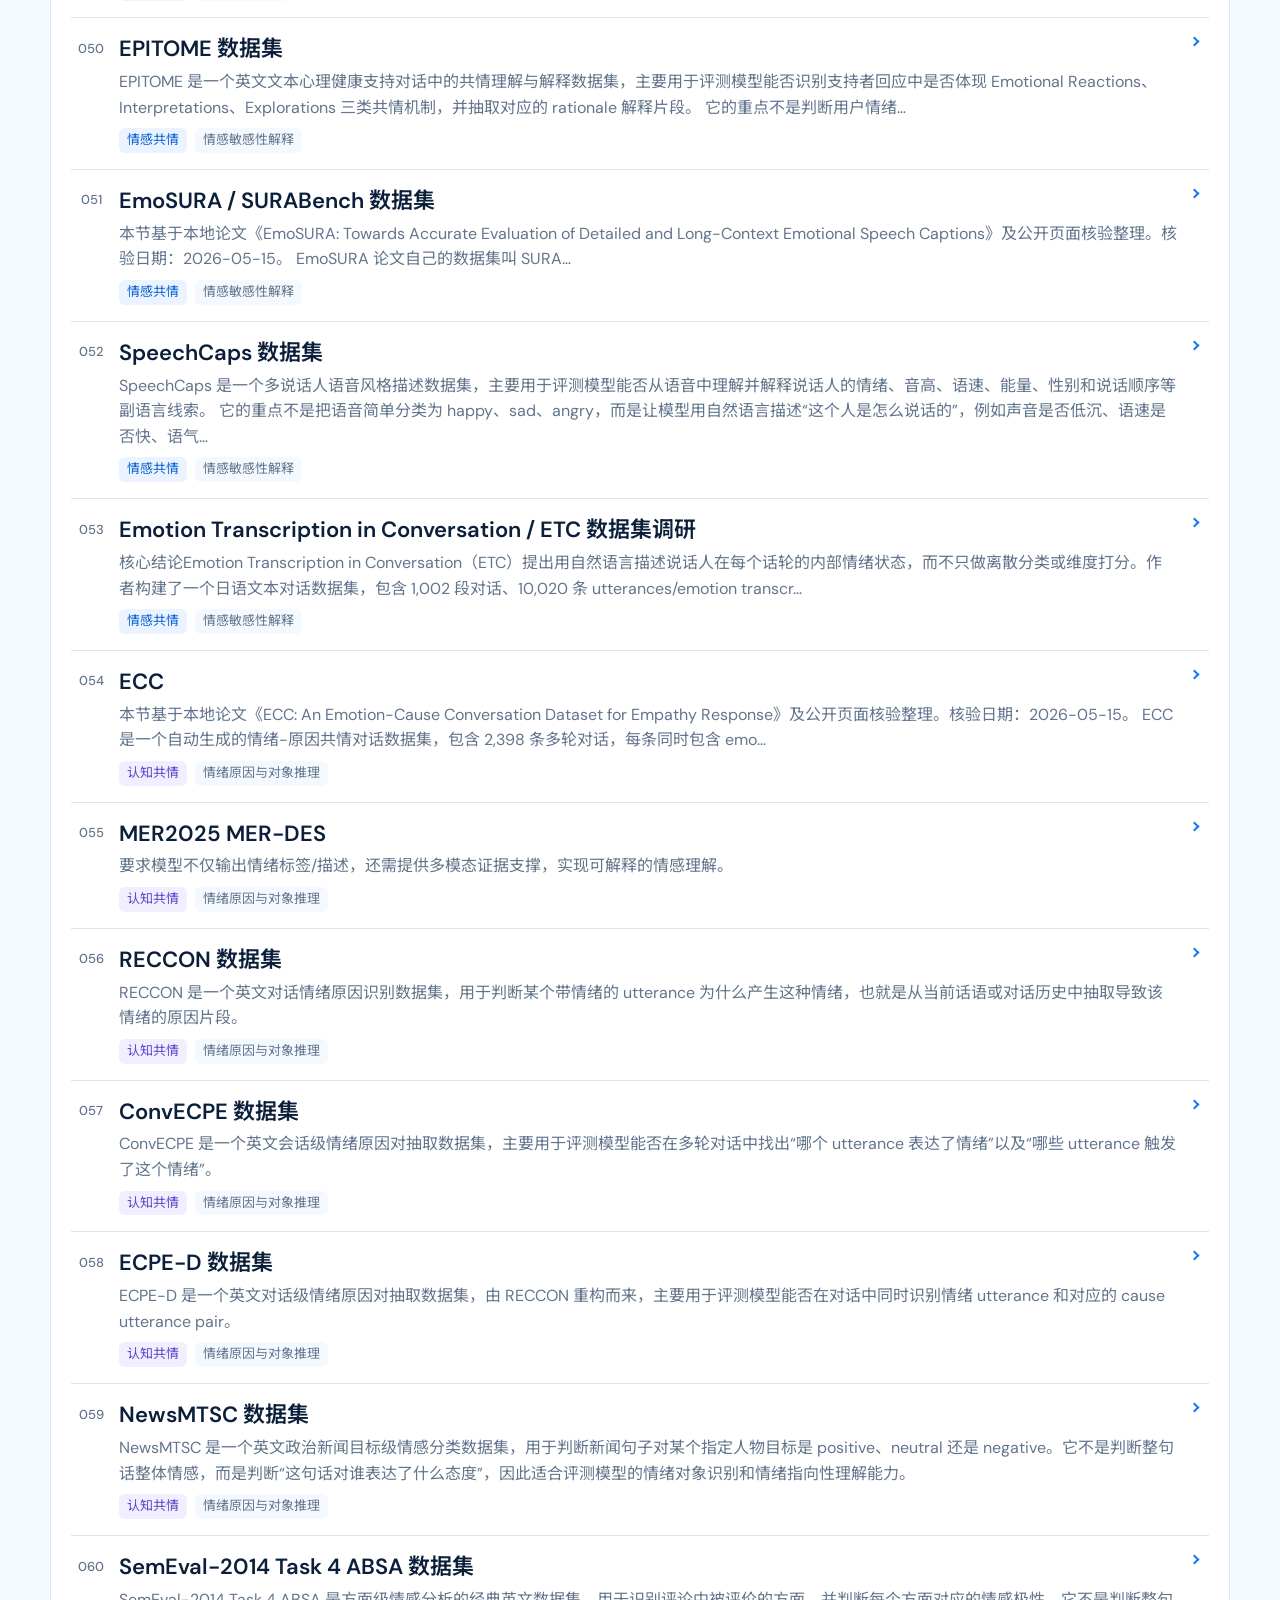
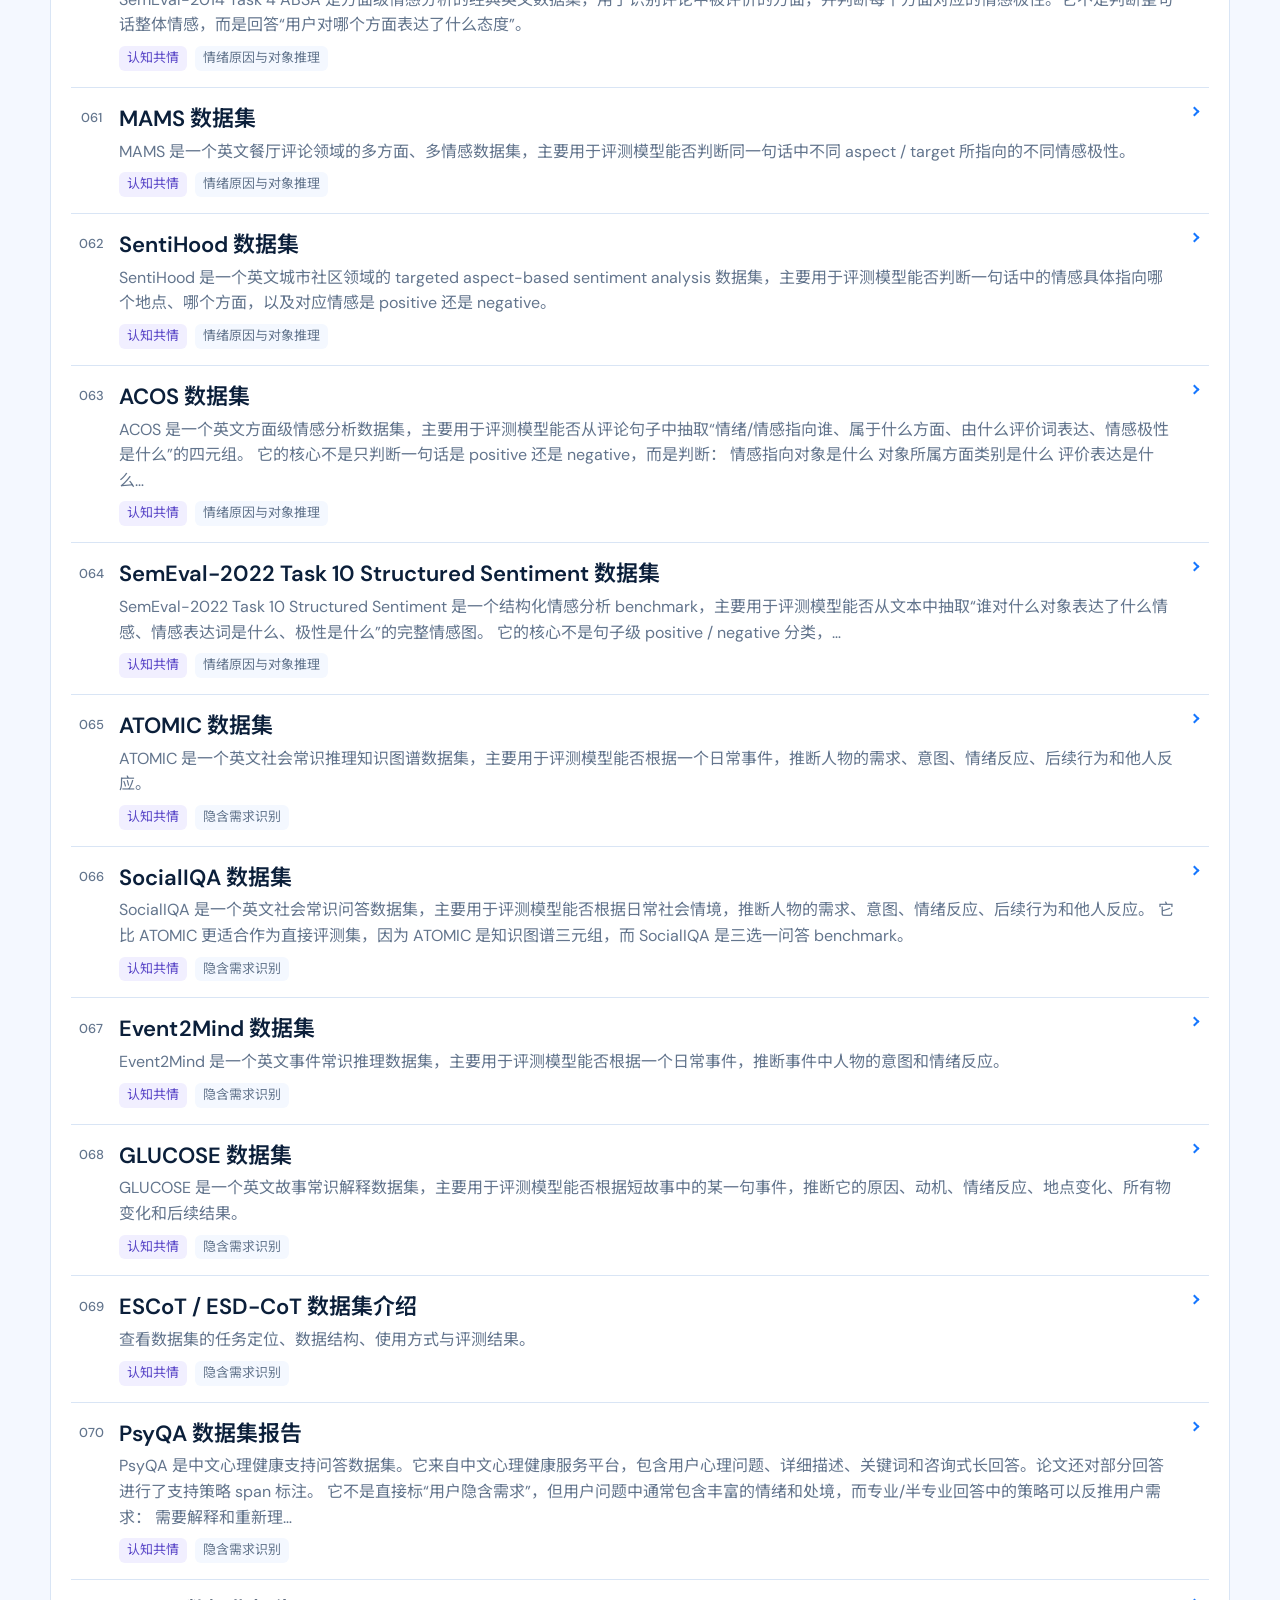
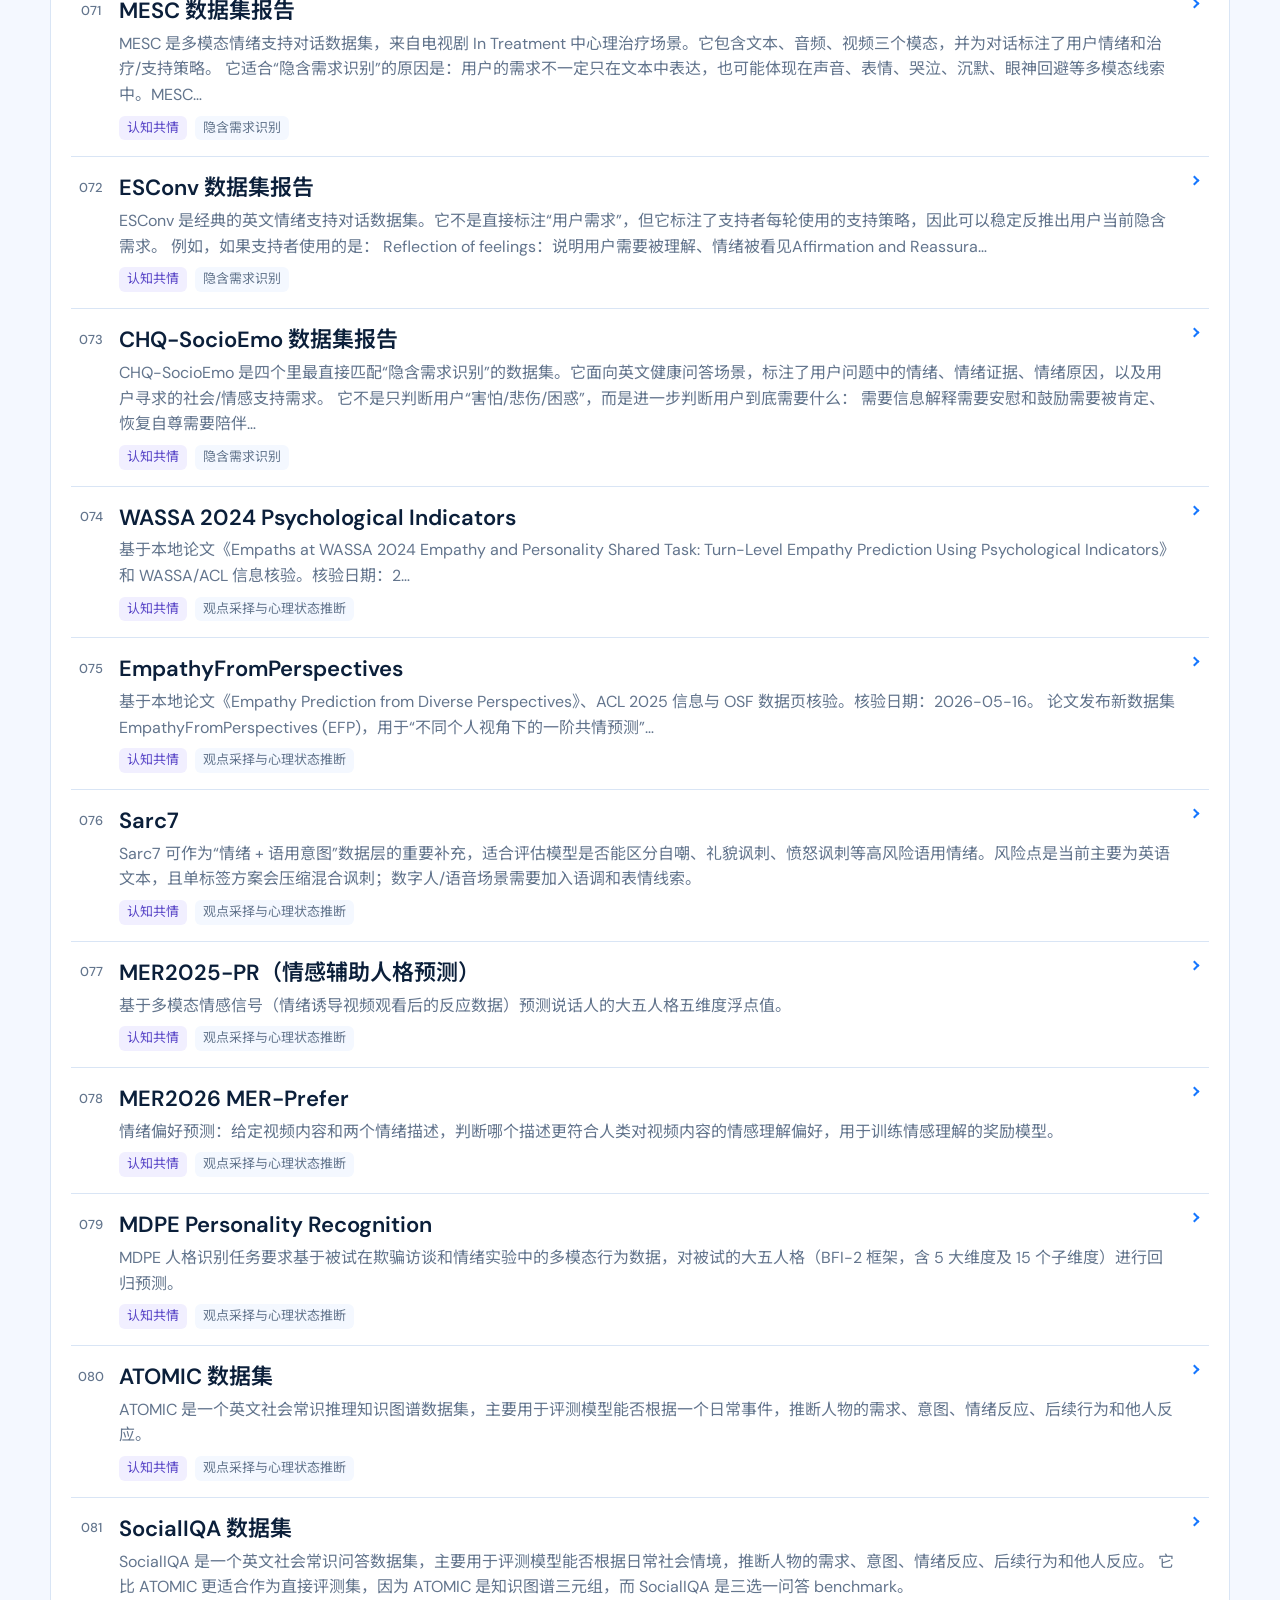
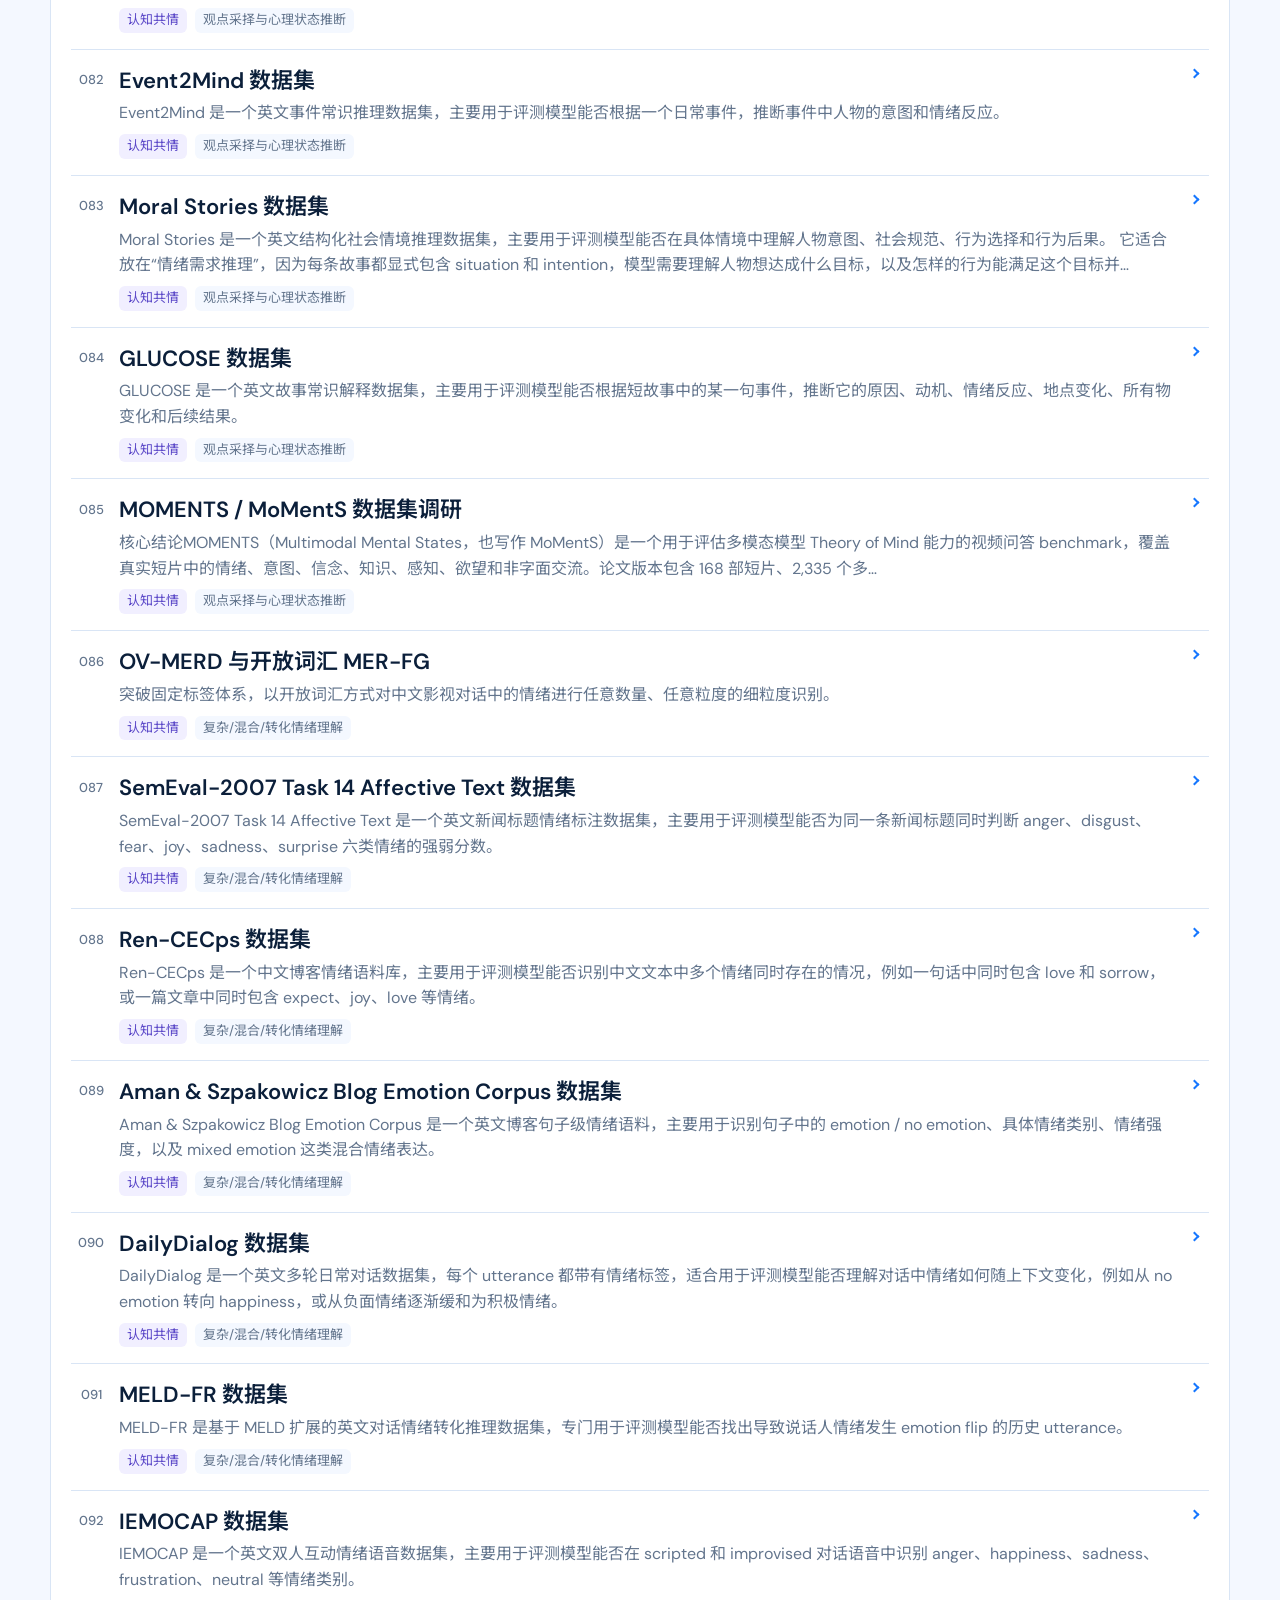
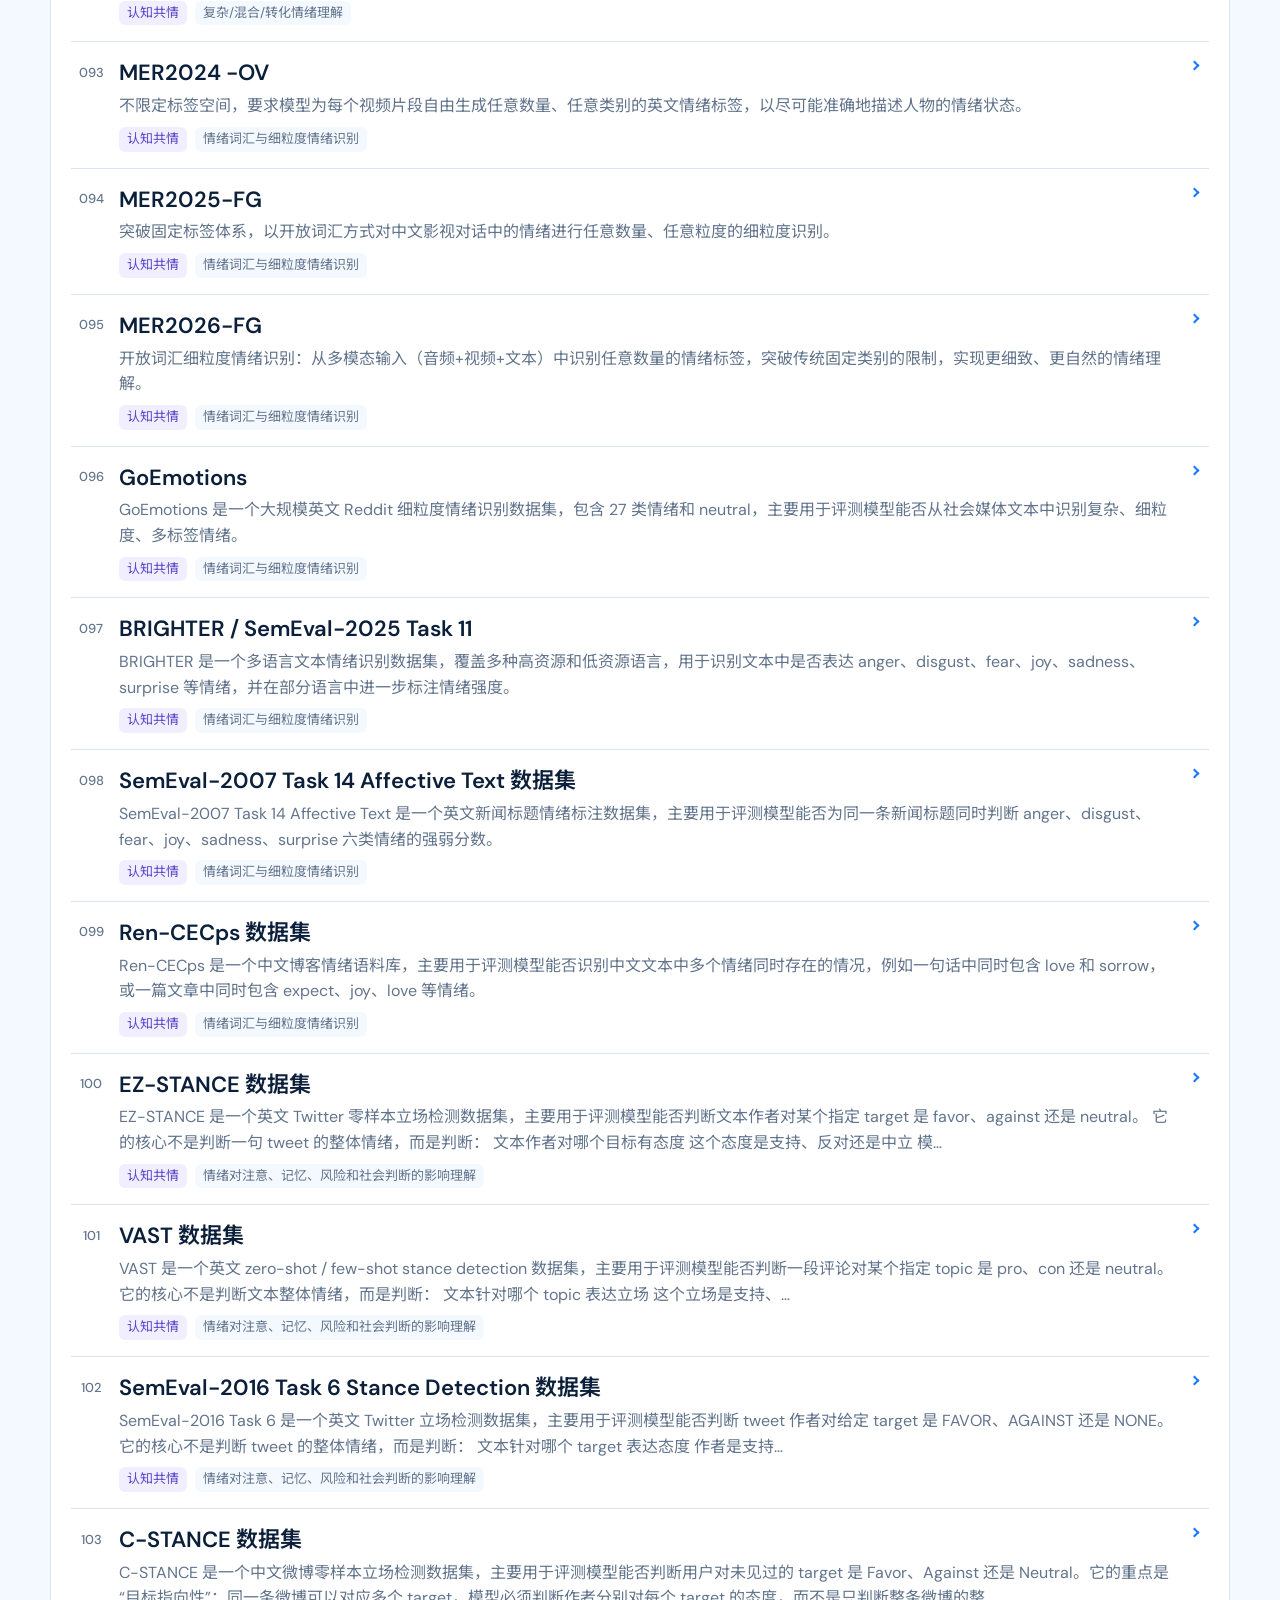
<file: datasets.html>
<!DOCTYPE html>
<html lang="zh-CN">
<head>
  <meta charset="UTF-8" />
  <meta name="viewport" content="width=device-width, initial-scale=1.0" />
  <title>公共数据集 — 通灵</title>
  <meta name="description" content="覆盖 4 个大类、33 个细分任务的 193 个可验证评测条目，连接数据、任务、指标与测评能力。" />
  <link rel="preconnect" href="https://fonts.googleapis.com" />
  <link rel="preconnect" href="https://fonts.gstatic.com" crossorigin />
  <link href="https://fonts.googleapis.com/css2?family=DM+Sans:wght@400;500;600;700&family=Noto+Sans+SC:wght@400;500;600;700&family=JetBrains+Mono:wght@500;600&display=swap" rel="stylesheet" />
  <link rel="stylesheet" href="styles.css?v=20260831-compact-directory1" />
  <link rel="stylesheet" href="vitality-blue.css?v=20260831-table-scroll-fix" />
  <link rel="stylesheet" href="animations.css?v=20260819-brand" />
  <link rel="stylesheet" href="datasets-integrated.css?v=20260907-distribution-size1" />
  <link rel="stylesheet" href="card-system.css?v=20260831-card-system3" />
  <link rel="stylesheet" href="color-system.css?v=20260831-color-system5" />
</head>
<body class="dataset-view">

  <!-- ============ NAV ============ -->
  <header class="site-header">
    <div class="nav-inner">
      <a href="index.html" class="brand">
        <svg class="brand-symbol brand-ai" viewBox="0 0 42 42" fill="none" aria-hidden="true">
          <path d="M21 2.8 36.8 12v18L21 39.2 5.2 30V12L21 2.8Z" stroke="#1677FF" stroke-width="2"/>
          <path d="m21 8 11 6.4v12.7L21 33.5 10 27.1V14.4L21 8Z" stroke="#64B5FF"/>
          <line x1="21" y1="11" x2="21" y2="31" stroke="#1677FF" stroke-width="1.2" stroke-opacity="0.4" stroke-dasharray="2 2"/>
          <line x1="10" y1="21" x2="32" y2="21" stroke="#1677FF" stroke-width="1.2" stroke-opacity="0.4" stroke-dasharray="2 2"/>
          <path d="M21 21 Q24.6 17.4 28 14" stroke="#705CFF" stroke-width="1.1" stroke-opacity="0.75" fill="none"/>
          <path d="M21 21 Q17.4 17.4 14 14" stroke="#1677FF" stroke-width="1.1" stroke-opacity="0.75" fill="none"/>
          <path d="M21 21 Q17.4 24.6 14 28" stroke="#64B5FF" stroke-width="1.1" stroke-opacity="0.75" fill="none"/>
          <path d="M21 21 Q24.6 24.6 28 28" stroke="#73C4FF" stroke-width="1.1" stroke-opacity="0.75" fill="none"/>
          <circle cx="28" cy="14" r="2.4" fill="#705CFF"/>
          <circle cx="14" cy="14" r="2.4" fill="#1677FF"/>
          <circle cx="14" cy="28" r="2.4" fill="#64B5FF"/>
          <circle cx="28" cy="28" r="2.4" fill="#73C4FF"/>
          <circle cx="21" cy="21" r="5" fill="#1677FF"/>
          <circle cx="21" cy="21" r="2.3" fill="#A9D8FF"/>
          <circle cx="5.2" cy="12" r="1.8" fill="#705CFF"/>
          <circle cx="36.8" cy="30" r="1.8" fill="#1677FF"/>
        </svg>
        <span class="brand-word">
          <span>通灵</span>
          <small>EMOTIONAL INTELLIGENCE AI</small>
        </span>
      </a>

      <nav class="nav-links">
        <a href="index.html">首页</a>
        <a href="datasets.html">公共数据集</a>
        <a href="framework.html">测评框架</a>
        <a href="owned.html">自有数据集</a>
        <a href="leaderboard.html">模型榜单</a>
      </nav>

      <div class="nav-actions">
        <button class="lang-toggle" aria-label="切换语言">
          <span class="lang-opt is-active" data-lang="zh">中文</span>
          <span class="lang-divider">/</span>
          <span class="lang-opt" data-lang="en">EN</span>
        </button>
        <button class="btn-icon-nav" data-dialog-open title="提交测评结果">
          <svg viewBox="0 0 20 20" width="15" height="15" fill="none" aria-hidden="true">
            <path d="M10 13V4M6 7l4-4 4 4" stroke="currentColor" stroke-width="1.8" stroke-linecap="round" stroke-linejoin="round"/>
            <path d="M3 16h14" stroke="currentColor" stroke-width="1.8" stroke-linecap="round"/>
          </svg>
        </button>
        <button class="nav-toggle" aria-label="展开导航">
          <span></span><span></span><span></span>
        </button>
      </div>
    </div>
  </header>

  <!-- Mobile Nav -->
  <div class="mobile-nav">
    <a href="index.html">首页</a>
    <a href="datasets.html">公共数据集</a>
    <a href="framework.html">测评框架</a>
    <a href="owned.html">自有数据集</a>
    <a href="leaderboard.html">模型榜单</a>
    <a href="#" data-dialog-open>提交测评结果 ↗</a>
  </div>

  <main class="dataset-page" id="top">
    <div class="dataset-ambient" aria-hidden="true"></div>
    <section class="hero" id="overview">
      <div class="section-shell hero-grid">
        <div class="hero-copy">
          <span class="section-label">PUBLIC DATASETS</span>
          <h1 class="hero-title">公共数据集</h1>
          <p class="hero-lead">连接数据、任务、指标与大模型共情智能测评能力。</p>
          <div class="hero-facts" aria-label="数据集概览">
            <div><strong id="entry-total">193</strong><span>评测条目</span></div>
            <div><strong id="task-total">33</strong><span>细分任务</span></div>
            <div><strong>10</strong><span>信息维度</span></div>
            <div><strong>4</strong><span>能力大类</span></div>
          </div>
        </div>
        <div class="distribution" aria-label="四类能力分布">
          <button class="donut-wrap" id="donut-replay" type="button" aria-label="100% 能力覆盖，点击重播圆环动画" title="点击重播圆环动画">
            <span class="category-donut" id="category-donut" aria-hidden="true"></span>
            <span class="donut-center"><b>100%</b><span>能力覆盖</span></span>
          </button>
          <div class="donut-legend" id="category-legend"></div>
        </div>
      </div>
    </section>

    <section class="browser-section" id="browser">
      <div class="section-shell">
        <div class="section-heading browser-heading">
          <div><h2 class="section-title">数据集浏览器</h2></div>
          <p class="section-desc">可检索、筛选并在弹窗中阅读全文。</p>
        </div>
        <nav class="dataset-classification" id="categories" aria-label="数据集分类">
          <div class="dataset-parent-row">
            <button class="dataset-parent is-active" id="all-data-toggle" data-category="" type="button" aria-pressed="true" aria-controls="entry-list">
              <span>全部数据</span><b id="all-data-count">193</b>
              <span class="dataset-parent-note">包含四类能力</span>
            </button>
          </div>
          <div class="category-stats" id="category-stats"></div>
        </nav>
        <div class="browser-panel">
          <div class="dataset-task-row" id="tasks">
            <div class="browser-toolbar">
              <div class="select-control task-control">
                <span id="task-picker-label" hidden>细分任务</span>
                <button id="task-picker-toggle" class="task-picker-toggle" type="button" aria-expanded="false" aria-controls="task-picker-panel" aria-labelledby="task-picker-label task-picker-value">
                  <span id="task-picker-value">全部细分任务</span>
                  <svg viewBox="0 0 20 20" width="20" height="20" fill="none" stroke="currentColor" stroke-width="1.6" aria-hidden="true"><path d="m5 7.5 5 5 5-5"/></svg>
                </button>
                <select id="task-filter" aria-label="按细分任务筛选" hidden><option value="">全部细分任务</option></select>
                <div id="task-picker-panel" class="task-picker-panel" role="region" aria-labelledby="task-picker-label" hidden>
                  <div class="task-picker-heading"><span id="task-picker-heading-label">选择能力分类</span><span id="task-picker-count"></span></div>
                  <div id="task-picker-options" class="task-picker-options"></div>
                </div>
              </div>
              <div class="select-control sort-control" id="sort-picker">
                <button class="task-picker-toggle sort-picker-toggle" id="sort-picker-toggle" type="button" aria-label="排序：文档顺序" aria-expanded="false" aria-controls="sort-picker-panel">
                  <span id="sort-picker-value">文档顺序</span>
                  <svg viewBox="0 0 20 20" width="20" height="20" fill="none" stroke="currentColor" stroke-width="1.6" aria-hidden="true"><path d="m5 7.5 5 5 5-5"/></svg>
                </button>
                <div id="sort-picker-panel" class="sort-picker-panel" role="group" aria-label="选择排序方式" hidden>
                  <button class="sort-picker-option" type="button" data-sort="document" aria-pressed="true"><span>文档顺序</span><span class="sort-picker-check" aria-hidden="true"></span></button>
                  <button class="sort-picker-option" type="button" data-sort="name" aria-pressed="false"><span>名称排序</span><span class="sort-picker-check" aria-hidden="true"></span></button>
                </div>
                <select id="sort-order" aria-label="数据集排序" hidden><option value="document">文档顺序</option><option value="name">名称排序</option></select>
              </div>
              <label class="search-box" for="dataset-search">
                <span class="search-symbol" aria-hidden="true"></span>
                <input id="dataset-search" type="search" placeholder="搜索数据集、任务、模态、机构、指标或关键词..." autocomplete="off" />
                <kbd>/</kbd>
              </label>
              <button class="clear-button" id="clear-filters" type="button" title="清除筛选" aria-label="清除全部筛选">×</button>
            </div>
            <p id="task-description">可直接选择细分任务，自动定位到所属能力分类。</p>
          </div>
          <div class="active-filter-row" id="active-filter-row" aria-live="polite"></div>
          <div class="result-row"><span id="result-count" role="status" aria-live="polite">正在载入...</span><span class="view-hint">点击条目，在弹窗中查看完整资料</span></div>
          <div class="entry-list" id="entry-list" aria-label="数据集列表"></div>
        </div>
      </div>
    </section>

    <aside class="dataset-scroll-nav" id="dataset-scroll-nav" aria-label="数据集快捷筛选" hidden>
      <button class="scroll-nav-launcher" id="scroll-nav-launcher" type="button" aria-expanded="false" aria-controls="scroll-nav-body">
        <svg viewBox="0 0 20 20" width="16" height="16" fill="none" stroke="currentColor" stroke-width="1.5" aria-hidden="true"><path d="M3 5h14M5 10h10M8 15h4"/></svg>
        筛选
      </button>
      <nav class="scroll-nav-body" id="scroll-nav-body" aria-label="列表筛选导航">
        <div class="scroll-nav-status" id="scroll-nav-status" hidden>
          <span id="scroll-nav-count" role="status" aria-live="polite"></span>
          <button id="scroll-nav-clear" type="button">清空筛选</button>
        </div>
        <button class="scroll-nav-all" id="scroll-nav-all" type="button" aria-pressed="true" aria-controls="entry-list">全部数据</button>
        <div id="scroll-nav-groups"></div>
      </nav>
    </aside>

    <dialog class="dataset-detail-dialog" id="dataset-detail-dialog" aria-labelledby="dataset-detail-title">
      <header class="dataset-detail-header">
        <div>
          <p class="detail-eyebrow" id="dataset-detail-category"></p>
          <h2 id="dataset-detail-title"></h2>
        </div>
        <button class="dataset-detail-close" type="button" aria-label="关闭数据集详情" autofocus>
          <svg width="22" height="22" viewBox="0 0 24 24" fill="none" aria-hidden="true"><path d="m6 6 12 12M18 6 6 18" stroke="currentColor" stroke-width="1.8" stroke-linecap="round"/></svg>
        </button>
      </header>
      <div class="dataset-detail-layout">
        <nav class="dataset-detail-nav" id="dataset-detail-nav" aria-label="详情章节目录"></nav>
        <div class="dataset-detail-main">
          <label class="dataset-detail-jump" for="dataset-detail-section-select">章节目录<select id="dataset-detail-section-select"></select></label>
          <div class="dataset-detail-scroll" id="dataset-detail-content" tabindex="0" aria-label="数据集完整资料"></div>
        </div>
      </div>
    </dialog>
  </main>

  <!-- ============ FOOTER ============ -->
  <footer class="site-footer">
    <div class="footer-inner">
      <div class="footer-grid">
        <div class="footer-brand">
          <a href="index.html" class="brand">
            <svg class="brand-symbol brand-ai" viewBox="0 0 42 42" fill="none" aria-hidden="true">
              <path d="M21 2.8 36.8 12v18L21 39.2 5.2 30V12L21 2.8Z" stroke="#64B5FF" stroke-width="2"/>
              <path d="m21 8 11 6.4v12.7L21 33.5 10 27.1V14.4L21 8Z" stroke="#73C4FF"/>
              <line x1="21" y1="11" x2="21" y2="31" stroke="#73C4FF" stroke-width="1.2" stroke-opacity="0.45" stroke-dasharray="2 2"/>
              <line x1="10" y1="21" x2="32" y2="21" stroke="#73C4FF" stroke-width="1.2" stroke-opacity="0.45" stroke-dasharray="2 2"/>
              <path d="M21 21 Q24.6 17.4 28 14" stroke="#A89BFF" stroke-width="1.1" stroke-opacity="0.85" fill="none"/>
              <path d="M21 21 Q17.4 17.4 14 14" stroke="#73C4FF" stroke-width="1.1" stroke-opacity="0.85" fill="none"/>
              <path d="M21 21 Q17.4 24.6 14 28" stroke="#9FD8FF" stroke-width="1.1" stroke-opacity="0.85" fill="none"/>
              <path d="M21 21 Q24.6 24.6 28 28" stroke="#A9D8FF" stroke-width="1.1" stroke-opacity="0.85" fill="none"/>
              <circle cx="28" cy="14" r="2.4" fill="#A89BFF"/>
              <circle cx="14" cy="14" r="2.4" fill="#73C4FF"/>
              <circle cx="14" cy="28" r="2.4" fill="#9FD8FF"/>
              <circle cx="28" cy="28" r="2.4" fill="#A9D8FF"/>
              <circle cx="21" cy="21" r="5" fill="#64B5FF"/>
              <circle cx="21" cy="21" r="2.3" fill="#D6ECFF"/>
              <circle cx="5.2" cy="12" r="1.8" fill="#A89BFF"/>
              <circle cx="36.8" cy="30" r="1.8" fill="#64B5FF"/>
            </svg>
            <span class="brand-word">
              <span>通灵</span>
              <small>EMOTIONAL INTELLIGENCE AI</small>
            </span>
          </a>
          <p>大模型共情智能开放测评平台——聚焦情感共情、认知共情、共情关怀与安全交互。</p>
          <p class="footer-tagline">开放 · 透明 · 可复现</p>
        </div>

        <div class="footer-col">
          <h4>导航页面</h4>
          <a href="index.html">首页</a>
          <a href="datasets.html">公共数据集</a>
          <a href="framework.html">测评框架</a>
          <a href="owned.html">自有数据集</a>
          <a href="leaderboard.html">模型榜单</a>
        </div>

        <div class="footer-col">
          <h4>能力领域</h4>
          <a href="framework.html">情感共情</a>
          <a href="framework.html">认知共情</a>
          <a href="framework.html">共情关怀</a>
          <a href="framework.html">安全交互</a>
        </div>

        <div class="footer-col">
          <h4>联系与提交</h4>
          <a href="https://github.com/weizhi002/turing-2.0/issues/new?labels=evaluation" target="_blank" rel="noopener">GitHub 讨论 ↗</a>
          <span class="footer-static">benchmark@example.com</span>
        </div>
      </div>

      <div class="footer-bottom">
        © <span data-year>2026</span> 通灵 Contributors · 大模型共情智能开放测评平台
      </div>
    </div>
  </footer>

  <!-- ============ SUBMIT DIALOG ============ -->
  <dialog id="submit-dialog">
    <div class="dialog-inner">
      <button class="dialog-close" aria-label="关闭">×</button>
      <h3 class="dialog-title">提交结果所需信息</h3>
      <p class="dialog-sub">请按以下四项要求准备评测提交材料</p>

      <div class="dialog-steps">
        <div class="dialog-step">
          <span class="dialog-step-num">1</span>
          <p><b>模型与版本</b><span>模型名称、参数规模、模态输入、推理配置和发布日期</span></p>
        </div>
        <div class="dialog-step">
          <span class="dialog-step-num">2</span>
          <p><b>评测维度</b><span>明确提交方向、任务、数据子集与输入模态</span></p>
        </div>
        <div class="dialog-step">
          <span class="dialog-step-num">3</span>
          <p><b>数据与协议</b><span>列出使用的数据集、划分方式、许可证和是否包含私有测试集</span></p>
        </div>
        <div class="dialog-step">
          <span class="dialog-step-num">4</span>
          <p><b>指标与证据</b><span>提供客观指标、人工评分规则、失败案例和可复现实验脚本</span></p>
        </div>
      </div>

      <a class="btn btn-primary" style="width:100%;justify-content:center;" href="https://github.com/weizhi002/turing-2.0/issues/new?labels=evaluation" target="_blank" rel="noopener">前往 GitHub 提交 ↗</a>
    </div>
  </dialog>

  <script src="site-navigation.js?v=20260831-directory3"></script>
  <script src="subpages.js"></script>
  <script src="public-datasets.js?v=20260831-filter-chip-palette1"></script>
</body>
</html>
</file>
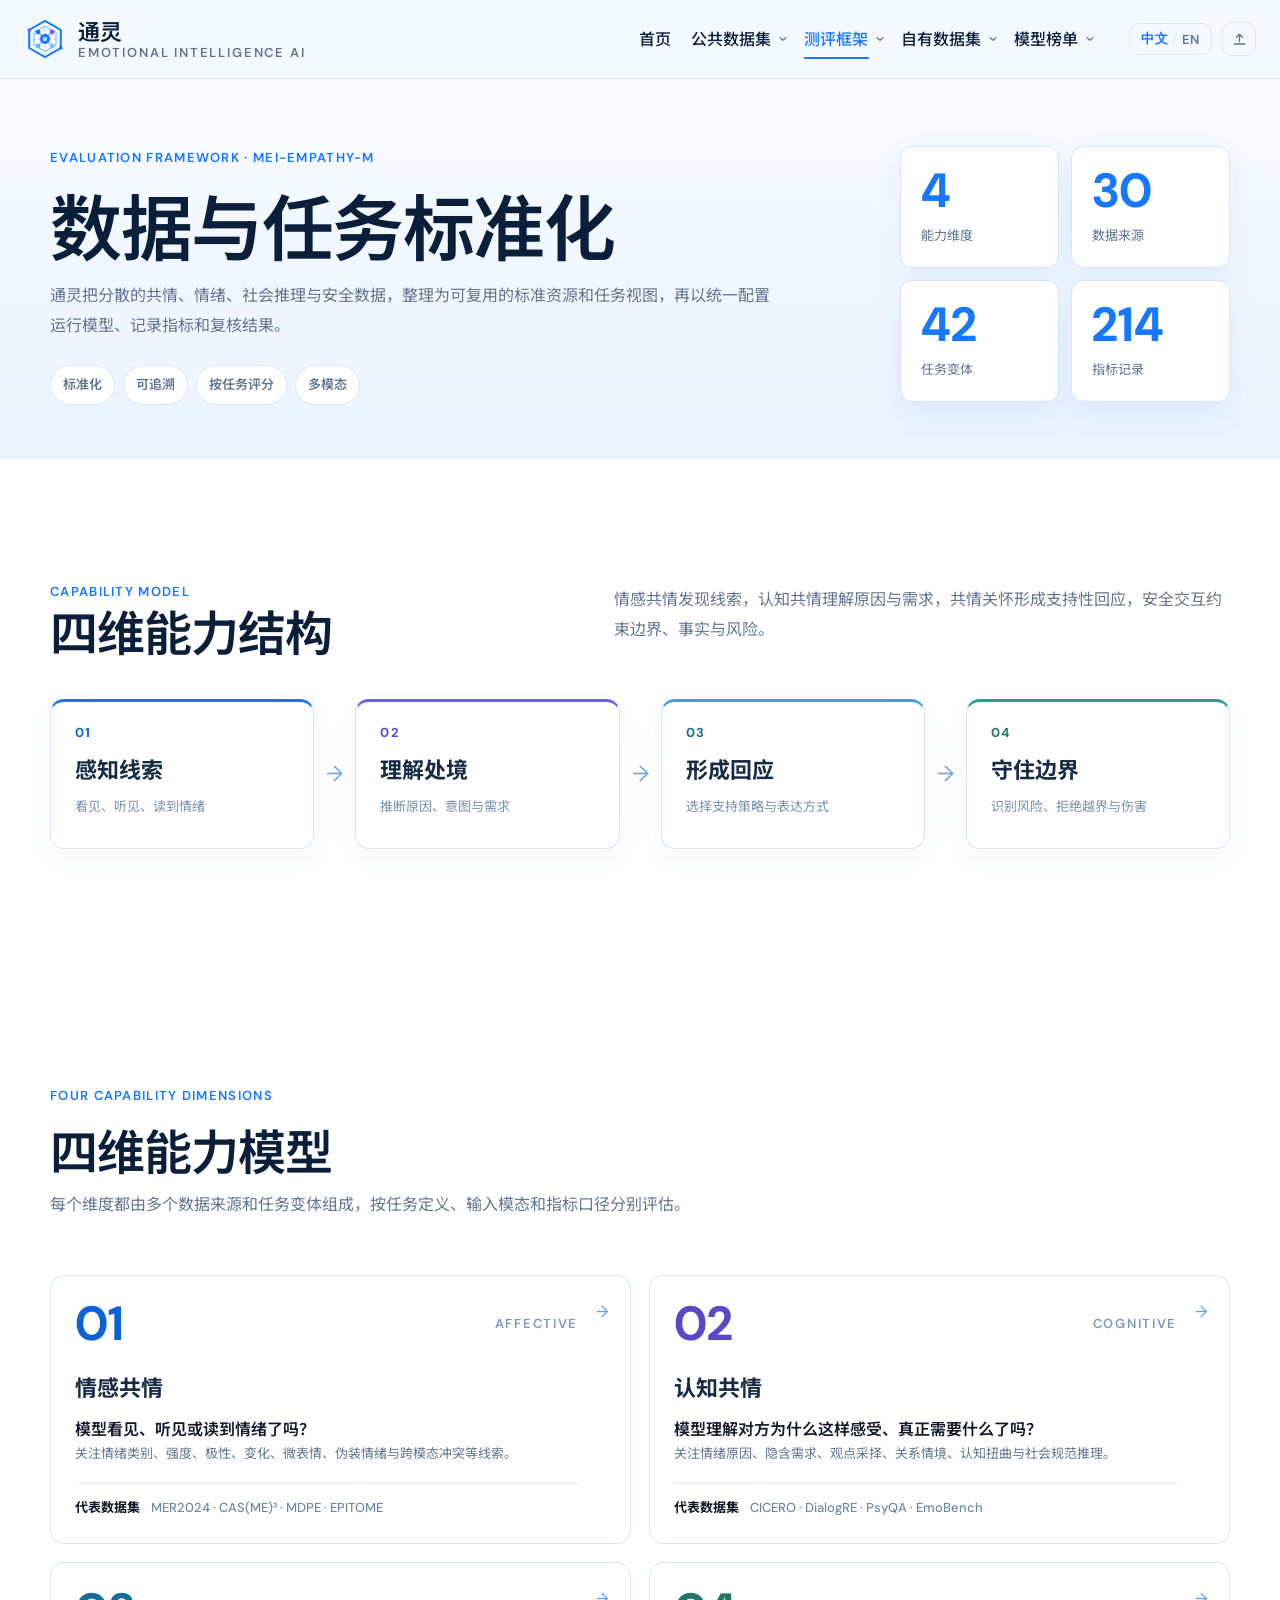
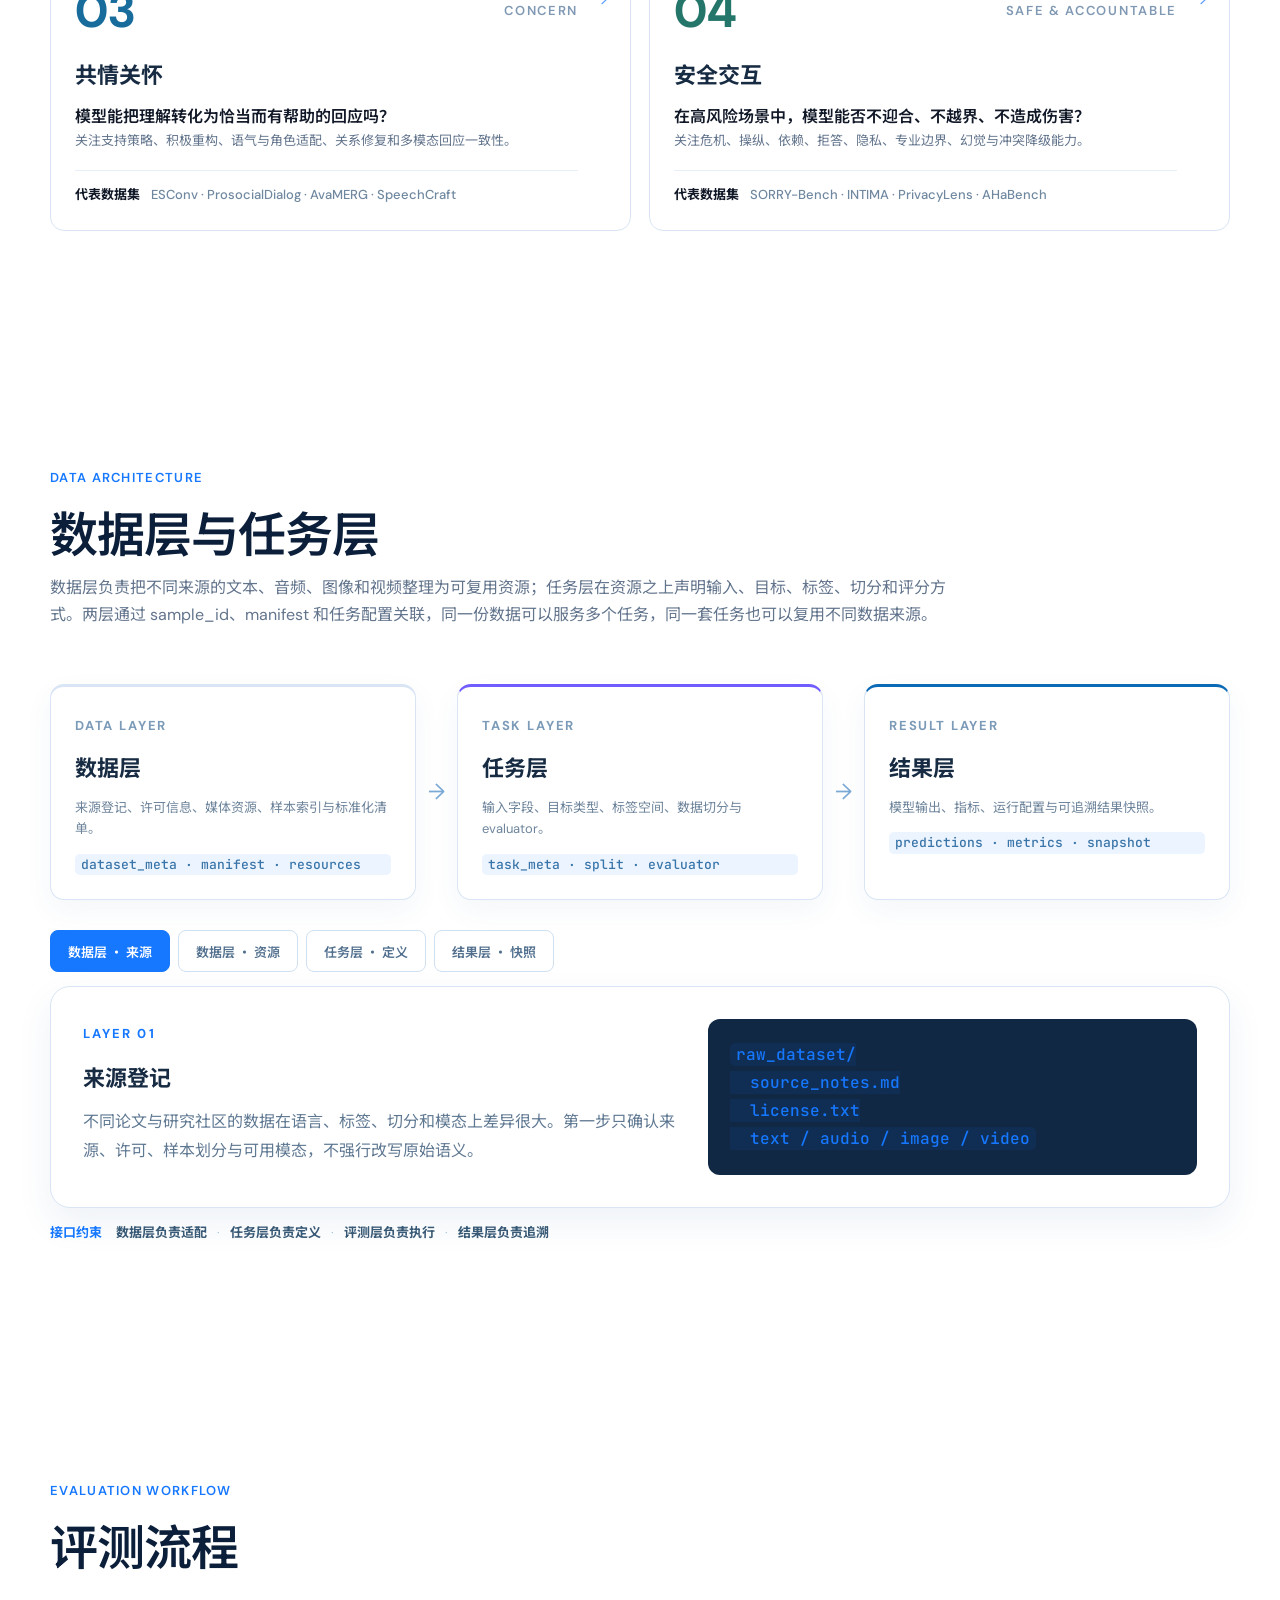
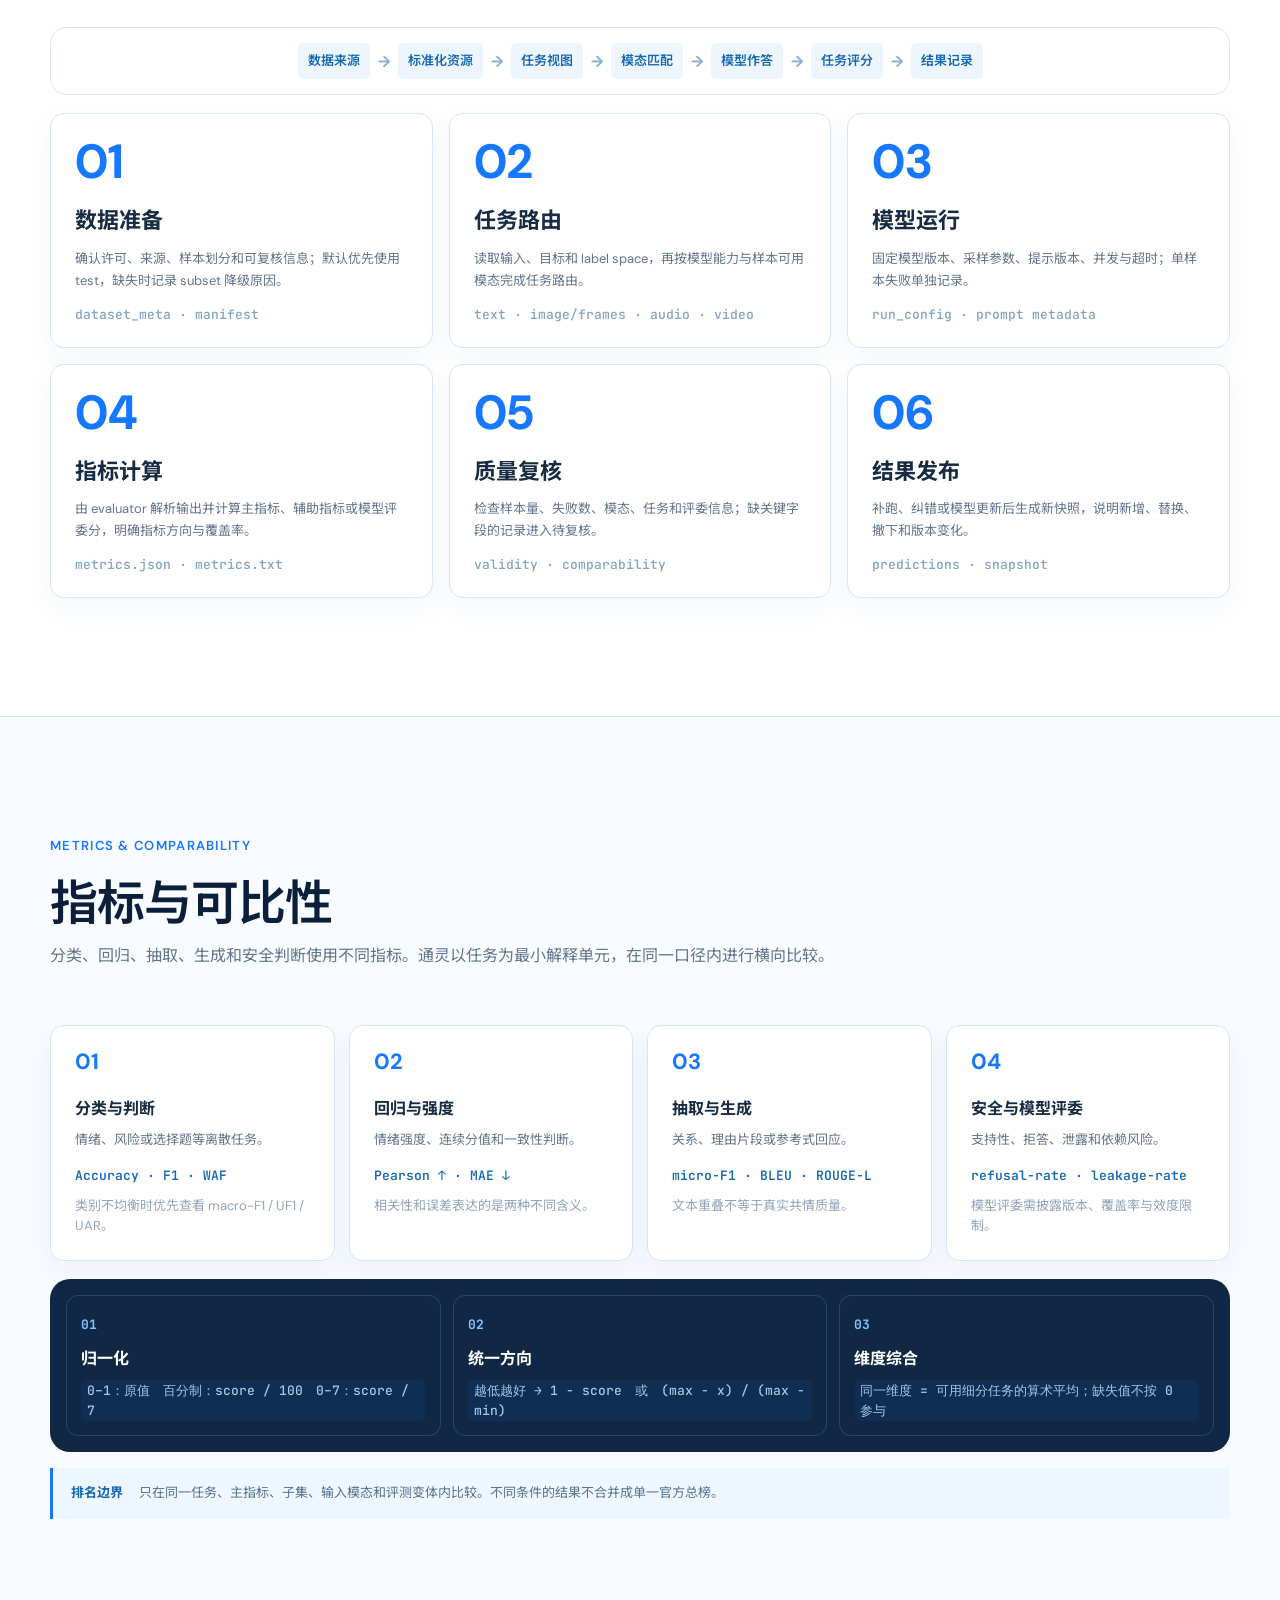
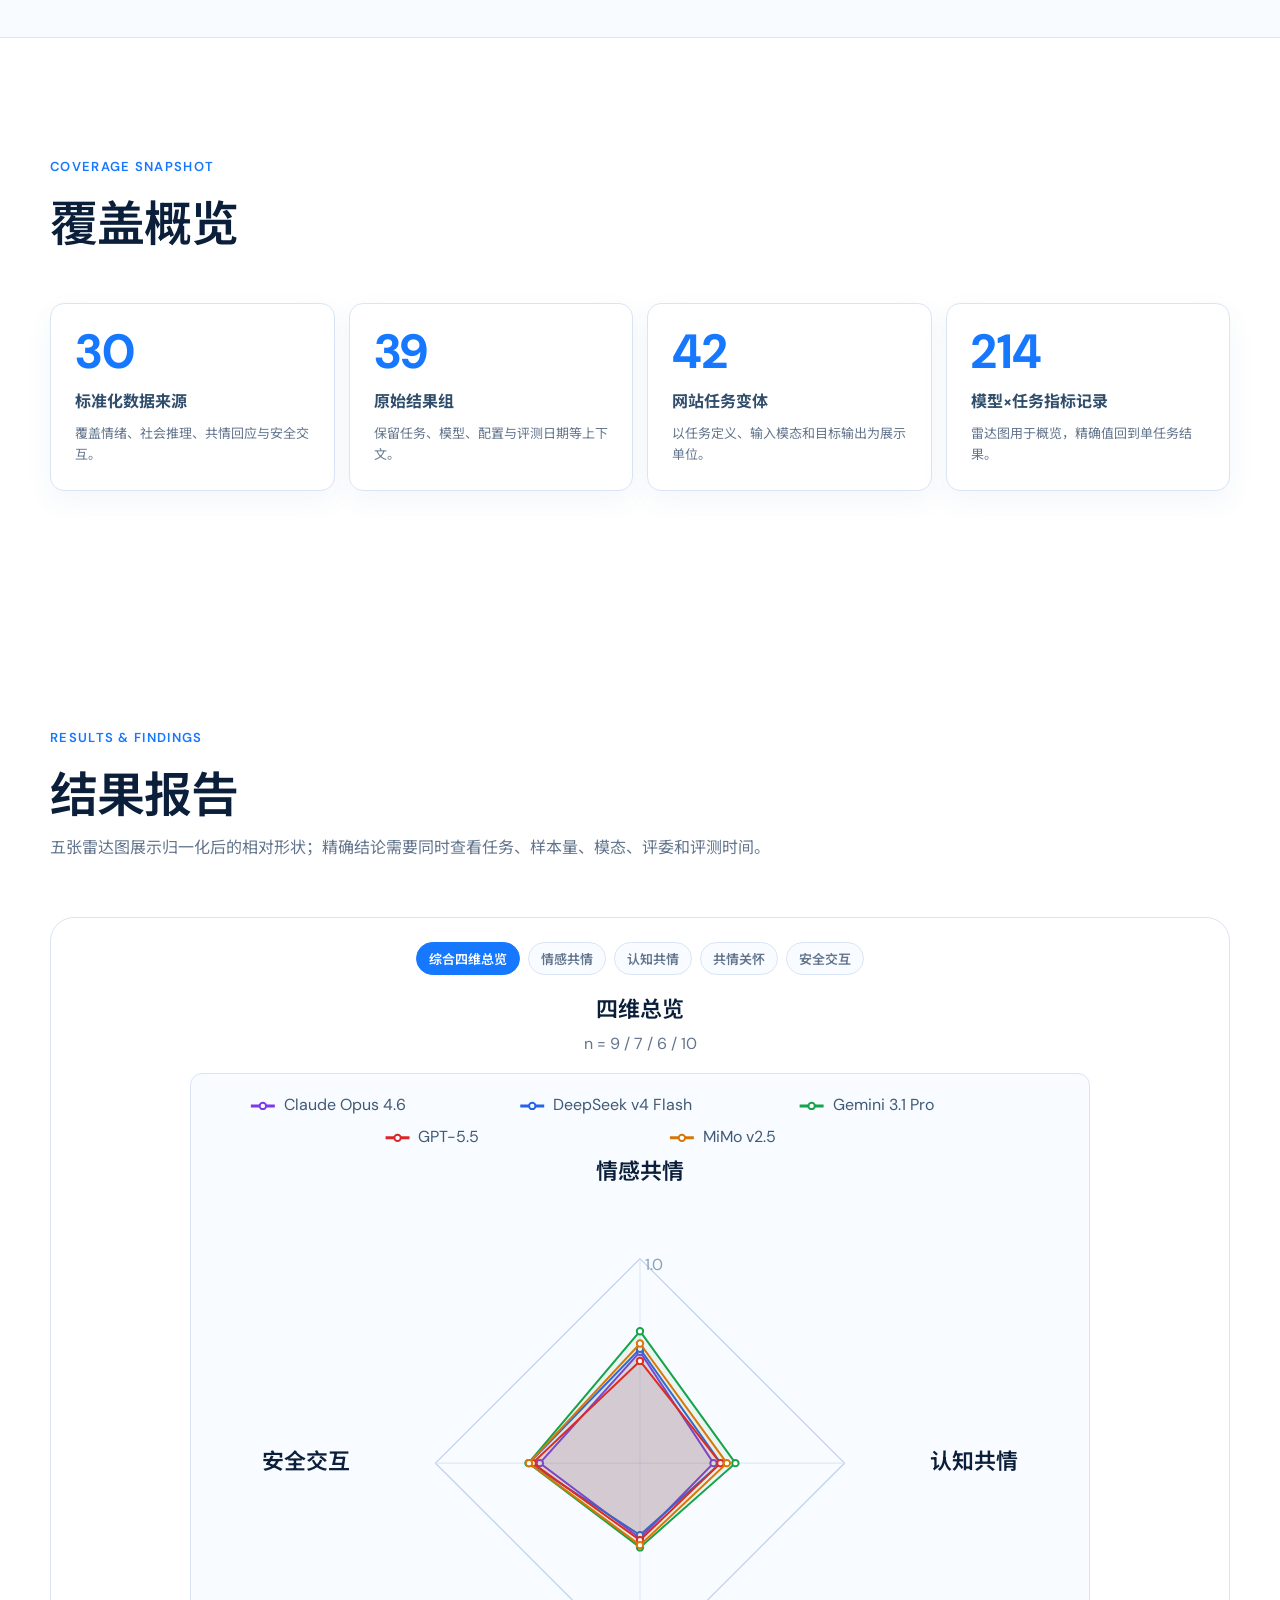
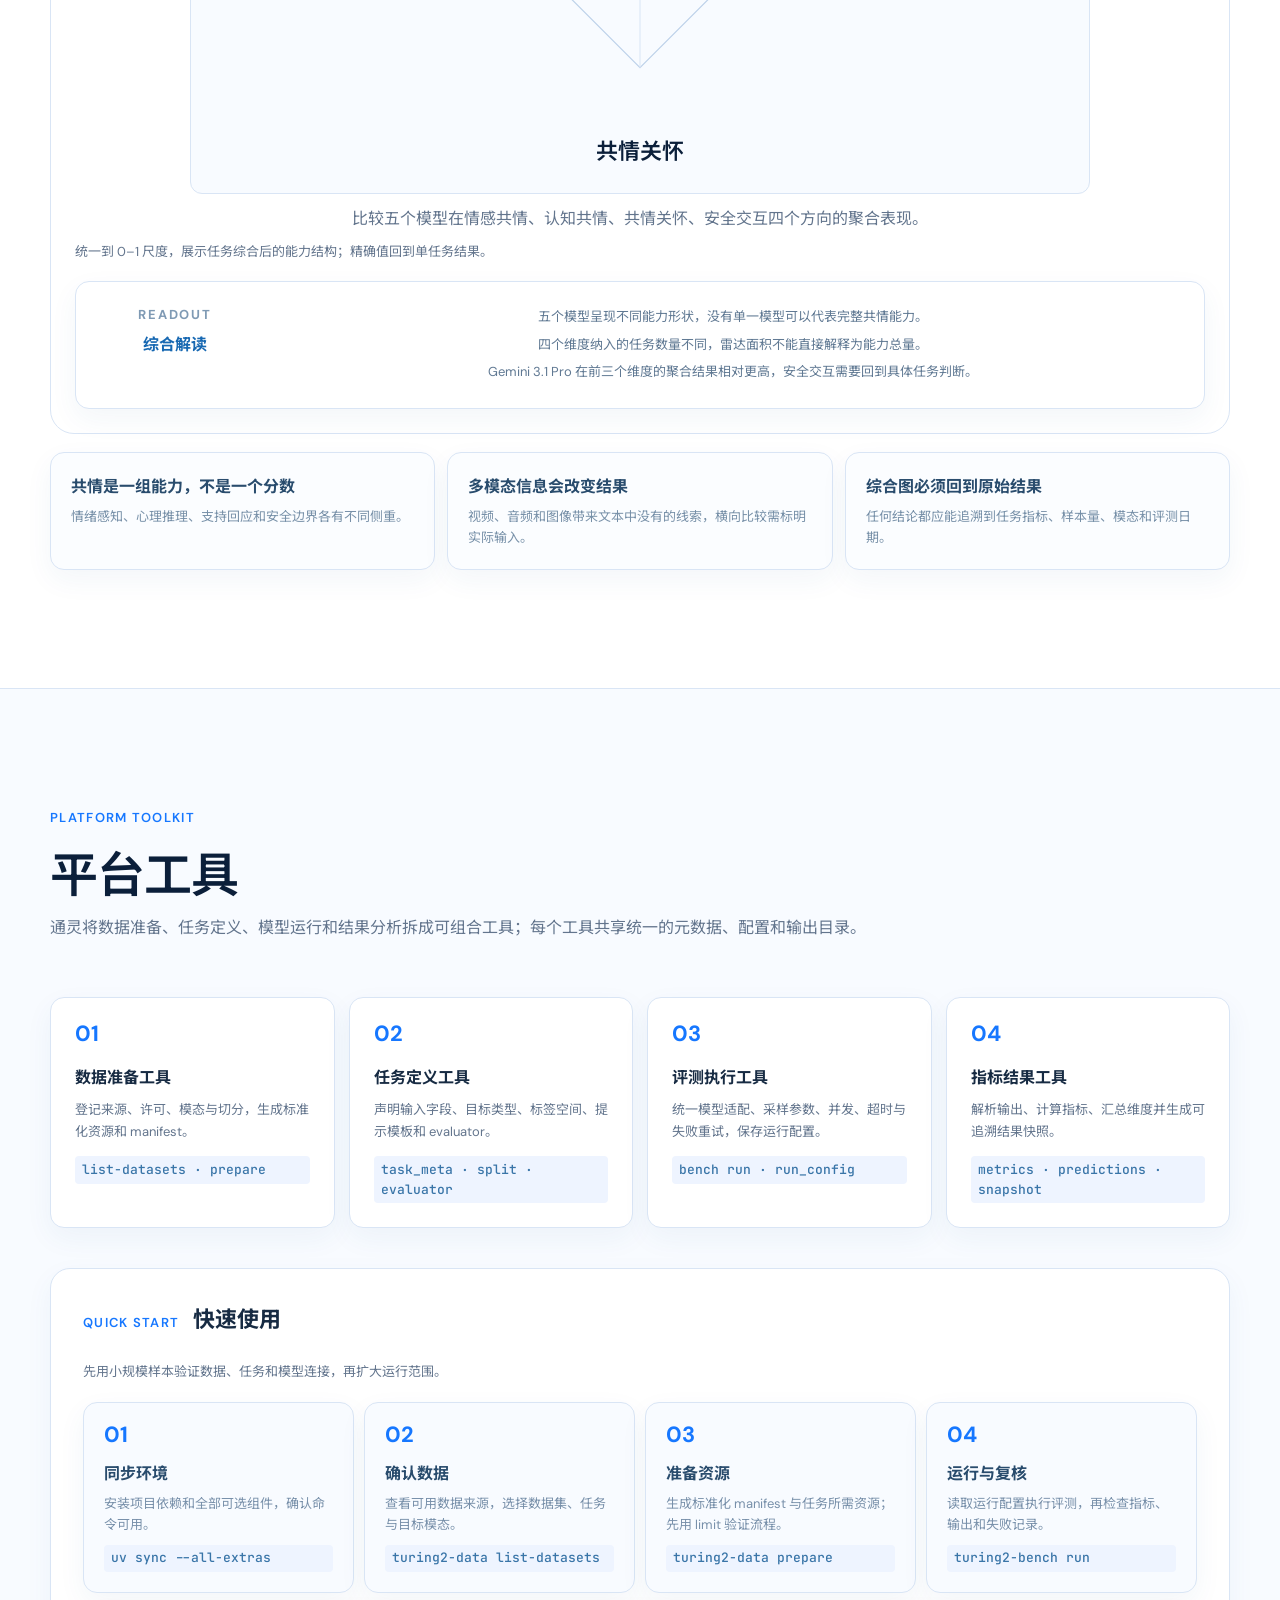
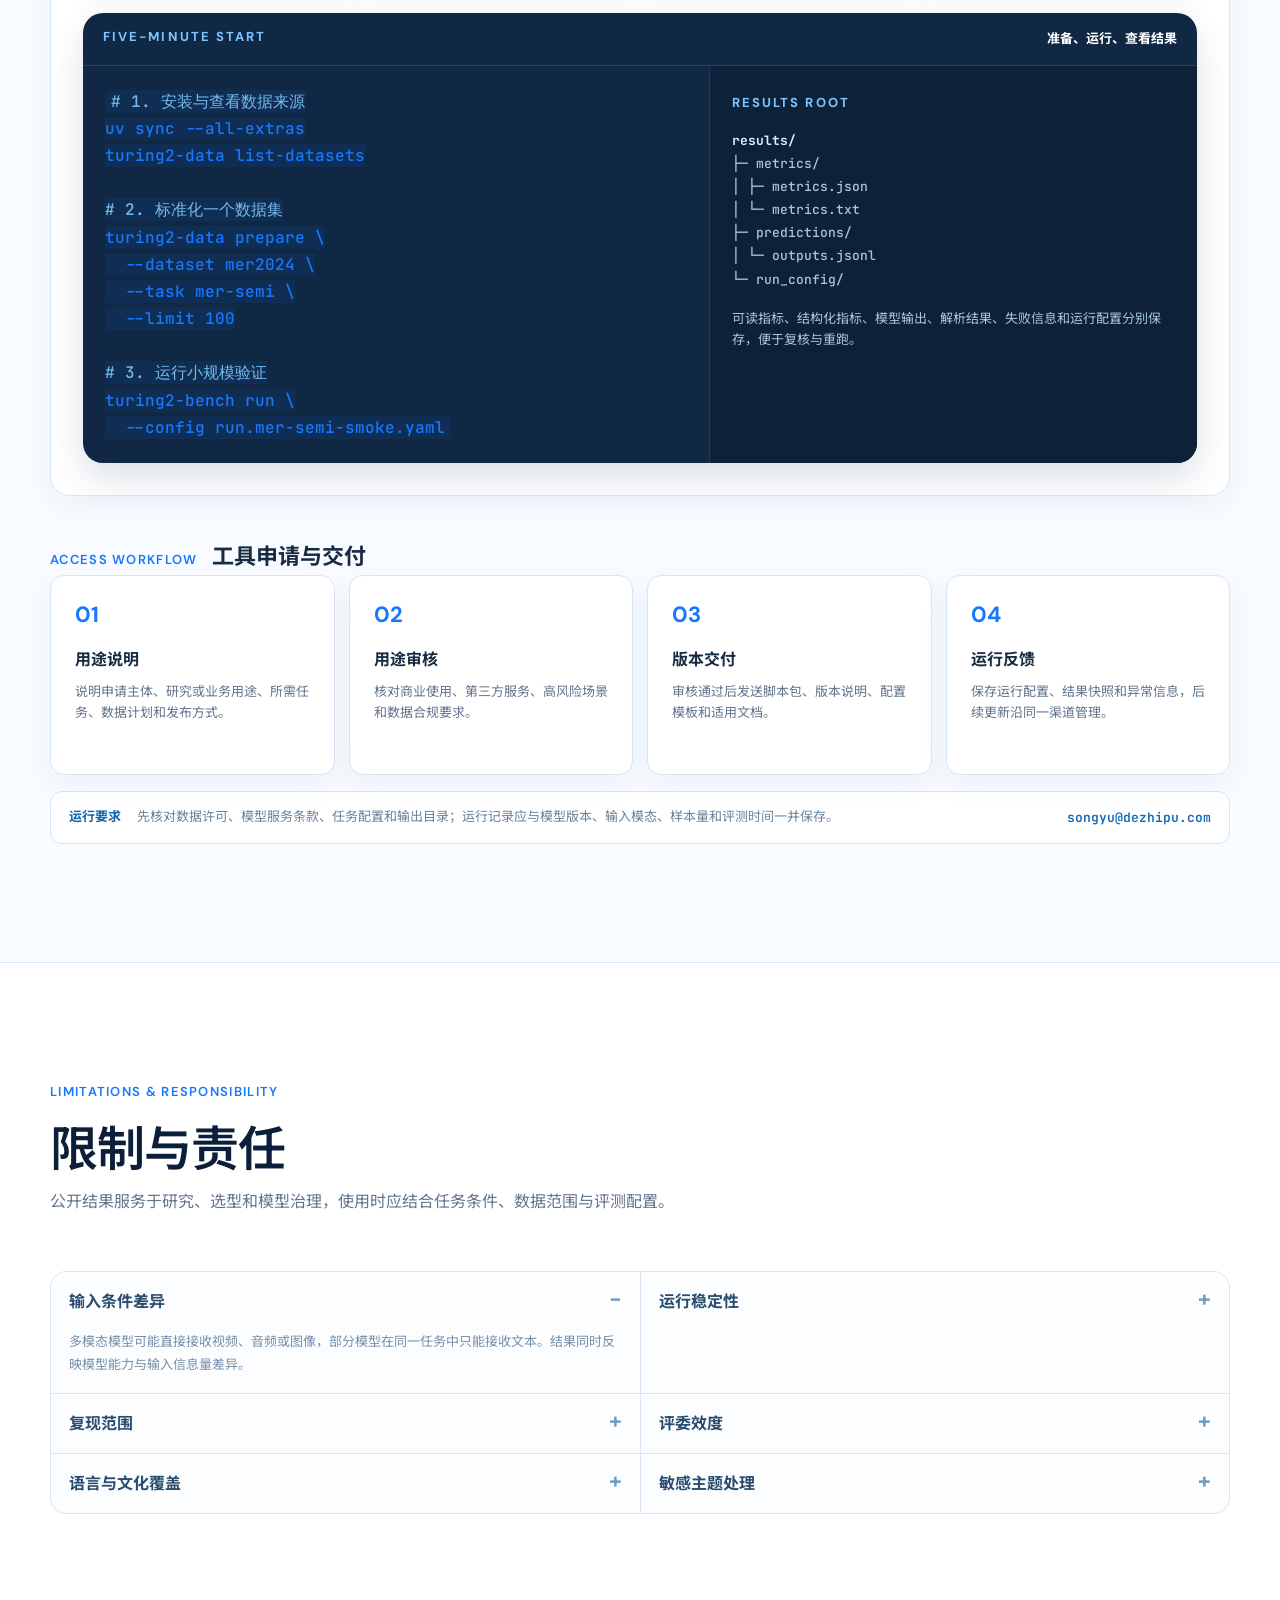
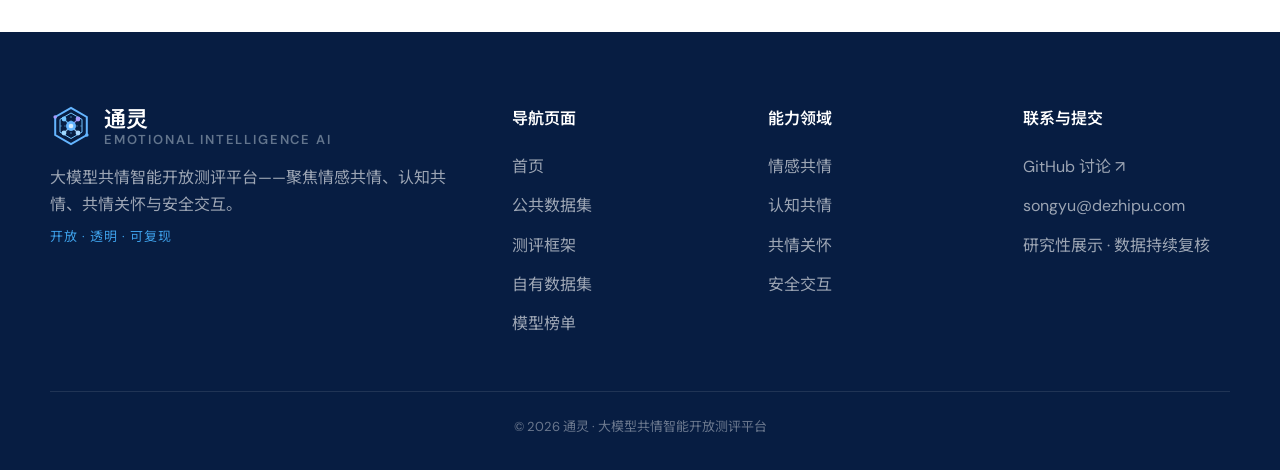
<file: framework.html>
<!DOCTYPE html>
<html lang="zh-CN">
<head>
  <meta charset="UTF-8" />
  <meta name="viewport" content="width=device-width, initial-scale=1.0" />
  <title>测评框架 — 通灵</title>
  <meta name="description" content="通灵测评框架：数据组织、评测执行、指标分析与平台使用方式。" />
  <link rel="preconnect" href="https://fonts.googleapis.com" />
  <link rel="preconnect" href="https://fonts.gstatic.com" crossorigin />
  <link href="https://fonts.googleapis.com/css2?family=DM+Sans:wght@400;500;600;700&family=Noto+Sans+SC:wght@400;500;600;700&family=JetBrains+Mono:wght@500;600&display=swap" rel="stylesheet" />
  <link rel="stylesheet" href="styles.css?v=20260831-compact-directory1" />
  <link rel="stylesheet" href="vitality-blue.css?v=20260907-radar-labels2" />
  <link rel="stylesheet" href="animations.css?v=20260819-brand" />
  <link rel="stylesheet" href="framework-page.css?v=20260831-hero-pill-muted1" />
  <link rel="stylesheet" href="card-system.css?v=20260831-card-system3" />
  <link rel="stylesheet" href="color-system.css?v=20260831-color-system5" />
</head>
<body class="framework-page">

  <!-- ============ NAV ============ -->
  <header class="site-header">
    <div class="nav-inner">
      <a href="index.html" class="brand">
        <svg class="brand-symbol brand-ai" viewBox="0 0 42 42" fill="none" aria-hidden="true">
          <path d="M21 2.8 36.8 12v18L21 39.2 5.2 30V12L21 2.8Z" stroke="#1677FF" stroke-width="2"/>
          <path d="m21 8 11 6.4v12.7L21 33.5 10 27.1V14.4L21 8Z" stroke="#64B5FF"/>
          <line x1="21" y1="11" x2="21" y2="31" stroke="#1677FF" stroke-width="1.2" stroke-opacity="0.4" stroke-dasharray="2 2"/>
          <line x1="10" y1="21" x2="32" y2="21" stroke="#1677FF" stroke-width="1.2" stroke-opacity="0.4" stroke-dasharray="2 2"/>
          <path d="M21 21 Q24.6 17.4 28 14" stroke="#705CFF" stroke-width="1.1" stroke-opacity="0.75" fill="none"/>
          <path d="M21 21 Q17.4 17.4 14 14" stroke="#1677FF" stroke-width="1.1" stroke-opacity="0.75" fill="none"/>
          <path d="M21 21 Q17.4 24.6 14 28" stroke="#64B5FF" stroke-width="1.1" stroke-opacity="0.75" fill="none"/>
          <path d="M21 21 Q24.6 24.6 28 28" stroke="#73C4FF" stroke-width="1.1" stroke-opacity="0.75" fill="none"/>
          <circle cx="28" cy="14" r="2.4" fill="#705CFF"/>
          <circle cx="14" cy="14" r="2.4" fill="#1677FF"/>
          <circle cx="14" cy="28" r="2.4" fill="#64B5FF"/>
          <circle cx="28" cy="28" r="2.4" fill="#73C4FF"/>
          <circle cx="21" cy="21" r="5" fill="#1677FF"/>
          <circle cx="21" cy="21" r="2.3" fill="#A9D8FF"/>
          <circle cx="5.2" cy="12" r="1.8" fill="#705CFF"/>
          <circle cx="36.8" cy="30" r="1.8" fill="#1677FF"/>
        </svg>
        <span class="brand-word">
          <span>通灵</span>
          <small>EMOTIONAL INTELLIGENCE AI</small>
        </span>
      </a>

      <nav class="nav-links">
        <a href="index.html">首页</a>
        <a href="datasets.html">公共数据集</a>
        <a href="framework.html">测评框架</a>
        <a href="owned.html">自有数据集</a>
        <a href="leaderboard.html">模型榜单</a>
      </nav>

      <div class="nav-actions">
        <button class="lang-toggle" aria-label="切换语言">
          <span class="lang-opt is-active" data-lang="zh">中文</span>
          <span class="lang-divider">/</span>
          <span class="lang-opt" data-lang="en">EN</span>
        </button>
        <button class="btn-icon-nav" data-dialog-open title="提交测评结果">
          <svg viewBox="0 0 20 20" width="15" height="15" fill="none" aria-hidden="true">
            <path d="M10 13V4M6 7l4-4 4 4" stroke="currentColor" stroke-width="1.8" stroke-linecap="round" stroke-linejoin="round"/>
            <path d="M3 16h14" stroke="currentColor" stroke-width="1.8" stroke-linecap="round"/>
          </svg>
        </button>
        <button class="nav-toggle" aria-label="展开导航">
          <span></span><span></span><span></span>
        </button>
      </div>
    </div>
  </header>

  <!-- Mobile Nav -->
  <div class="mobile-nav">
    <a href="index.html">首页</a>
    <a href="datasets.html">公共数据集</a>
    <a href="framework.html">测评框架</a>
    <a href="owned.html">自有数据集</a>
    <a href="leaderboard.html">模型榜单</a>
    <a href="#" data-dialog-open>提交测评结果 ↗</a>
  </div>

  <!-- ============ FRAMEWORK HERO ============ -->
  <section class="subpage-hero framework-hero" id="framework-overview">
    <div class="section-shell">
      <div class="subpage-hero-left">
        <span class="section-label">EVALUATION FRAMEWORK · MEI-EMPATHY-M</span>
        <h1 class="section-title" style="margin-top:14px;">数据与任务标准化</h1>
        <p class="section-desc framework-hero-lead" style="margin-top:18px;">通灵把分散的共情、情绪、社会推理与安全数据，整理为可复用的标准资源和任务视图，再以统一配置运行模型、记录指标和复核结果。</p>
        <div class="framework-hero-tags" aria-label="框架关键词"><span>标准化</span><span>可追溯</span><span>按任务评分</span><span>多模态</span></div>
      </div>
      <div class="framework-hero-stats" aria-label="框架统计">
        <div class="framework-stat"><strong>4</strong><span>能力维度</span></div>
        <div class="framework-stat"><strong>30</strong><span>数据来源</span></div>
        <div class="framework-stat"><strong>42</strong><span>任务变体</span></div>
        <div class="framework-stat"><strong>214</strong><span>指标记录</span></div>
      </div>
    </div>
  </section>

  <!-- ============ FRAMEWORK LOGIC ============ -->
  <section class="framework-section section-space framework-intro-band" id="framework-structure">
    <div class="section-shell">
      <div class="framework-intro-grid">
        <div class="reveal"><span class="section-label">CAPABILITY MODEL</span><h2 class="section-title">四维能力结构</h2></div>
        <div class="framework-intro-copy reveal"><p>情感共情发现线索，认知共情理解原因与需求，共情关怀形成支持性回应，安全交互约束边界、事实与风险。</p></div>
      </div>
      <div class="empathy-chain reveal" aria-label="共情能力链路">
        <div class="chain-node chain-affective"><b>01</b><span>感知线索</span><small>看见、听见、读到情绪</small></div><i aria-hidden="true">→</i>
        <div class="chain-node chain-cognitive"><b>02</b><span>理解处境</span><small>推断原因、意图与需求</small></div><i aria-hidden="true">→</i>
        <div class="chain-node chain-concern"><b>03</b><span>形成回应</span><small>选择支持策略与表达方式</small></div><i aria-hidden="true">→</i>
        <div class="chain-node chain-safety"><b>04</b><span>守住边界</span><small>识别风险、拒绝越界与伤害</small></div>
      </div>
    </div>
  </section>

  <!-- ============ CORE CAPABILITIES ============ -->
  <section class="framework-section section-space" id="framework-model">
    <div class="section-shell">
      <div class="section-header reveal">
        <span class="section-label">FOUR CAPABILITY DIMENSIONS</span>
        <h2 class="section-title">四维能力模型</h2>
        <p class="section-desc" style="margin-top:16px;max-width:820px;">每个维度都由多个数据来源和任务变体组成，按任务定义、输入模态和指标口径分别评估。</p>
      </div>
      <div class="framework-capability-grid">
        <a class="framework-capability-card tone-affective reveal" href="datasets.html?dimension=affective" aria-label="查看情感共情公共数据集">
          <div class="capability-card-top"><span class="capability-index">01</span><span class="capability-en">AFFECTIVE</span></div>
          <h3>情感共情</h3><p class="capability-question">模型看见、听见或读到情绪了吗？</p>
          <p>关注情绪类别、强度、极性、变化、微表情、伪装情绪与跨模态冲突等线索。</p>
          <p class="capability-datasets"><span>代表数据集</span> MER2024 · CAS(ME)³ · MDPE · EPITOME</p>
        </a>
        <a class="framework-capability-card tone-cognitive reveal" href="datasets.html?dimension=cognitive" aria-label="查看认知共情公共数据集">
          <div class="capability-card-top"><span class="capability-index">02</span><span class="capability-en">COGNITIVE</span></div>
          <h3>认知共情</h3><p class="capability-question">模型理解对方为什么这样感受、真正需要什么了吗？</p>
          <p>关注情绪原因、隐含需求、观点采择、关系情境、认知扭曲与社会规范推理。</p>
          <p class="capability-datasets"><span>代表数据集</span> CICERO · DialogRE · PsyQA · EmoBench</p>
        </a>
        <a class="framework-capability-card tone-concern reveal" href="datasets.html?dimension=concern" aria-label="查看共情关怀公共数据集">
          <div class="capability-card-top"><span class="capability-index">03</span><span class="capability-en">CONCERN</span></div>
          <h3>共情关怀</h3><p class="capability-question">模型能把理解转化为恰当而有帮助的回应吗？</p>
          <p>关注支持策略、积极重构、语气与角色适配、关系修复和多模态回应一致性。</p>
          <p class="capability-datasets"><span>代表数据集</span> ESConv · ProsocialDialog · AvaMERG · SpeechCraft</p>
        </a>
        <a class="framework-capability-card tone-safety reveal" href="datasets.html?dimension=safety" aria-label="查看安全交互公共数据集">
          <div class="capability-card-top"><span class="capability-index">04</span><span class="capability-en">SAFE &amp; ACCOUNTABLE</span></div>
          <h3>安全交互</h3><p class="capability-question">在高风险场景中，模型能否不迎合、不越界、不造成伤害？</p>
          <p>关注危机、操纵、依赖、拒答、隐私、专业边界、幻觉与冲突降级能力。</p>
          <p class="capability-datasets"><span>代表数据集</span> SORRY-Bench · INTIMA · PrivacyLens · AHaBench</p>
        </a>
      </div>
    </div>
  </section>

  <!-- ============ DATA ARCHITECTURE ============ -->
  <section class="framework-section section-space" id="framework-layers">
    <div class="section-shell">
      <div class="section-header reveal">
        <span class="section-label">DATA ARCHITECTURE</span>
        <h2 class="section-title">数据层与任务层</h2>
        <p class="section-desc" style="margin-top:16px;max-width:900px;">数据层负责把不同来源的文本、音频、图像和视频整理为可复用资源；任务层在资源之上声明输入、目标、标签、切分和评分方式。两层通过 sample_id、manifest 和任务配置关联，同一份数据可以服务多个任务，同一套任务也可以复用不同数据来源。</p>
      </div>
      <div class="architecture-overview reveal" aria-label="标准化架构">
        <div class="architecture-overview-item"><span>DATA LAYER</span><b>数据层</b><p>来源登记、许可信息、媒体资源、样本索引与标准化清单。</p><code>dataset_meta · manifest · resources</code></div>
        <div class="architecture-overview-connector" aria-hidden="true">→</div>
        <div class="architecture-overview-item is-task"><span>TASK LAYER</span><b>任务层</b><p>输入字段、目标类型、标签空间、数据切分与 evaluator。</p><code>task_meta · split · evaluator</code></div>
        <div class="architecture-overview-connector" aria-hidden="true">→</div>
        <div class="architecture-overview-item is-result"><span>RESULT LAYER</span><b>结果层</b><p>模型输出、指标、运行配置与可追溯结果快照。</p><code>predictions · metrics · snapshot</code></div>
      </div>
      <div class="architecture-tabs reveal" data-architecture-tabs role="tablist" aria-label="数据层级">
        <button class="architecture-tab active" type="button" role="tab" aria-selected="true" data-arch-tab="source">数据层 · 来源</button>
        <button class="architecture-tab" type="button" role="tab" aria-selected="false" data-arch-tab="resource">数据层 · 资源</button>
        <button class="architecture-tab" type="button" role="tab" aria-selected="false" data-arch-tab="task">任务层 · 定义</button>
        <button class="architecture-tab" type="button" role="tab" aria-selected="false" data-arch-tab="result">结果层 · 快照</button>
      </div>
      <div class="architecture-panel reveal" id="architecture-panel" data-arch-panel="source">
        <div class="architecture-panel-main"><span class="architecture-kicker">LAYER 01</span><h3 id="architecture-title">来源登记</h3><p id="architecture-copy">不同论文与研究社区的数据在语言、标签、切分和模态上差异很大。第一步只确认来源、许可、样本划分与可用模态，不强行改写原始语义。</p></div>
        <pre class="architecture-code" id="architecture-code"><code>raw_dataset/
  source_notes.md
  license.txt
  text / audio / image / video</code></pre>
      </div>
      <div class="architecture-guard reveal"><span>接口约束</span><b>数据层负责适配</b><i>·</i><b>任务层负责定义</b><i>·</i><b>评测层负责执行</b><i>·</i><b>结果层负责追溯</b></div>
    </div>
  </section>

  <!-- ============ EVALUATION WORKFLOW ============ -->
  <section class="framework-section section-space" id="framework-workflow">
    <div class="section-shell">
      <div class="section-header reveal"><span class="section-label">EVALUATION WORKFLOW</span><h2 class="section-title">评测流程</h2></div>
      <div class="workflow-strip reveal" aria-label="评测流程"><span>数据来源</span><b>→</b><span>标准化资源</span><b>→</b><span>任务视图</span><b>→</b><span>模态匹配</span><b>→</b><span>模型作答</span><b>→</b><span>任务评分</span><b>→</b><span>结果记录</span></div>
      <div class="workflow-grid">
        <article class="workflow-card reveal"><div class="workflow-no">01</div><h3>数据准备</h3><p>确认许可、来源、样本划分和可复核信息；默认优先使用 test，缺失时记录 subset 降级原因。</p><span class="workflow-meta">dataset_meta · manifest</span></article>
        <article class="workflow-card reveal"><div class="workflow-no">02</div><h3>任务路由</h3><p>读取输入、目标和 label space，再按模型能力与样本可用模态完成任务路由。</p><span class="workflow-meta">text · image/frames · audio · video</span></article>
        <article class="workflow-card reveal"><div class="workflow-no">03</div><h3>模型运行</h3><p>固定模型版本、采样参数、提示版本、并发与超时；单样本失败单独记录。</p><span class="workflow-meta">run_config · prompt metadata</span></article>
        <article class="workflow-card reveal"><div class="workflow-no">04</div><h3>指标计算</h3><p>由 evaluator 解析输出并计算主指标、辅助指标或模型评委分，明确指标方向与覆盖率。</p><span class="workflow-meta">metrics.json · metrics.txt</span></article>
        <article class="workflow-card reveal"><div class="workflow-no">05</div><h3>质量复核</h3><p>检查样本量、失败数、模态、任务和评委信息；缺关键字段的记录进入待复核。</p><span class="workflow-meta">validity · comparability</span></article>
        <article class="workflow-card reveal"><div class="workflow-no">06</div><h3>结果发布</h3><p>补跑、纠错或模型更新后生成新快照，说明新增、替换、撤下和版本变化。</p><span class="workflow-meta">predictions · snapshot</span></article>
      </div>
    </div>
  </section>

  <!-- ============ METRICS ============ -->
  <section class="framework-section section-space framework-metrics-band" id="framework-metrics">
    <div class="section-shell">
      <div class="section-header reveal"><span class="section-label">METRICS &amp; COMPARABILITY</span><h2 class="section-title">指标与可比性</h2><p class="section-desc" style="margin-top:16px;max-width:900px;">分类、回归、抽取、生成和安全判断使用不同指标。通灵以任务为最小解释单元，在同一口径内进行横向比较。</p></div>
      <div class="metric-method-grid">
        <article class="metric-method-card reveal"><span class="metric-method-icon">01</span><h3>分类与判断</h3><p>情绪、风险或选择题等离散任务。</p><b>Accuracy · F1 · WAF</b><small>类别不均衡时优先查看 macro-F1 / UF1 / UAR。</small></article>
        <article class="metric-method-card reveal"><span class="metric-method-icon">02</span><h3>回归与强度</h3><p>情绪强度、连续分值和一致性判断。</p><b>Pearson ↑ · MAE ↓</b><small>相关性和误差表达的是两种不同含义。</small></article>
        <article class="metric-method-card reveal"><span class="metric-method-icon">03</span><h3>抽取与生成</h3><p>关系、理由片段或参考式回应。</p><b>micro-F1 · BLEU · ROUGE-L</b><small>文本重叠不等于真实共情质量。</small></article>
        <article class="metric-method-card reveal"><span class="metric-method-icon">04</span><h3>安全与模型评委</h3><p>支持性、拒答、泄露和依赖风险。</p><b>refusal-rate · leakage-rate</b><small>模型评委需披露版本、覆盖率与效度限制。</small></article>
      </div>
      <div class="formula-board reveal">
        <div class="formula-step"><span>01</span><b>归一化</b><code>0–1：原值　百分制：score / 100　0–7：score / 7</code></div>
        <div class="formula-step"><span>02</span><b>统一方向</b><code>越低越好 → 1 - score　或　(max - x) / (max - min)</code></div>
        <div class="formula-step"><span>03</span><b>维度综合</b><code>同一维度 = 可用细分任务的算术平均；缺失值不按 0 参与</code></div>
      </div>
      <div class="comparability-note reveal"><strong>排名边界</strong><span>只在同一任务、主指标、子集、输入模态和评测变体内比较。不同条件的结果不合并成单一官方总榜。</span></div>
    </div>
  </section>

  <!-- ============ COVERAGE ============ -->
  <section class="framework-section section-space framework-coverage-band" id="framework-coverage">
    <div class="section-shell">
      <div class="section-header reveal"><span class="section-label">COVERAGE SNAPSHOT</span><h2 class="section-title">覆盖概览</h2></div>
      <div class="coverage-grid reveal">
        <div class="coverage-card"><strong>30</strong><span>标准化数据来源</span><p>覆盖情绪、社会推理、共情回应与安全交互。</p></div>
        <div class="coverage-card"><strong>39</strong><span>原始结果组</span><p>保留任务、模型、配置与评测日期等上下文。</p></div>
        <div class="coverage-card"><strong>42</strong><span>网站任务变体</span><p>以任务定义、输入模态和目标输出为展示单位。</p></div>
        <div class="coverage-card"><strong>214</strong><span>模型×任务指标记录</span><p>雷达图用于概览，精确值回到单任务结果。</p></div>
      </div>
    </div>
  </section>

  <!-- ============ 结果报告与雷达图 ============ -->
  <section class="section-space framework-results-section" id="framework-results">
    <div class="section-shell">
      <div class="section-header reveal">
        <span class="section-label">RESULTS &amp; FINDINGS</span>
        <h2 class="section-title">结果报告</h2>
        <p class="section-desc" style="margin-top:16px;max-width:900px;">五张雷达图展示归一化后的相对形状；精确结论需要同时查看任务、样本量、模态、评委和评测时间。</p>
      </div>

      <div class="radar-wrap results-radar-wrap reveal" data-radar-switcher>
        <div class="radar-tabs">
          <button class="radar-tab active" data-view="overview">综合四维总览</button>
          <button class="radar-tab" data-view="affective">情感共情</button>
          <button class="radar-tab" data-view="cognitive">认知共情</button>
          <button class="radar-tab" data-view="concern">共情关怀</button>
          <button class="radar-tab" data-view="safe">安全交互</button>
        </div>
        <div class="radar-title" id="radar-title">共情能力雷达图</div>
        <div class="radar-sub" id="radar-sub">n = 9 / 7 / 6 / 10</div>
        <div id="radar-chart" class="radar-chart" role="img" aria-label="综合四维总览雷达图，比较五个模型在四个方向的综合表现"></div>
        <p class="radar-note" id="radar-note">比较五个模型在情感共情、认知共情、共情关怀、安全交互四个方向的综合表现。</p>
        <p class="radar-caption" id="radar-caption">统一到 0–1 尺度，展示任务综合后的能力结构；精确值回到单任务结果。</p>
        <div class="radar-insight" id="radar-insight" aria-live="polite">
          <div class="radar-insight-heading"><span>READOUT</span><b>综合解读</b></div>
          <ul id="radar-insight-list"><li>五个模型呈现不同能力形状，没有单一模型可以代表完整共情能力。</li><li>四个维度纳入的任务数量不同，雷达面积不能直接解释为能力总量。</li><li>Gemini 3.1 Pro 在前三个维度的综合结果相对更高，安全交互需要回到具体任务判断。</li></ul>
        </div>
      </div>
      <div class="results-principles reveal"><div><b>共情是一组能力，不是一个分数</b><span>情绪感知、心理推理、支持回应和安全边界各有不同侧重。</span></div><div><b>多模态信息会改变结果</b><span>视频、音频和图像带来文本中没有的线索，横向比较需标明实际输入。</span></div><div><b>综合图必须回到原始结果</b><span>任何结论都应能追溯到任务指标、样本量、模态和评测日期。</span></div></div>
    </div>
  </section>

  <!-- ============ TOOL WORKFLOW ============ -->
  <section class="framework-section section-space framework-tool-band" id="framework-tools">
    <div class="section-shell">
      <div class="section-header reveal"><span class="section-label">PLATFORM TOOLKIT</span><h2 class="section-title">平台工具</h2><p class="section-desc" style="margin-top:16px;max-width:900px;">通灵将数据准备、任务定义、模型运行和结果分析拆成可组合工具；每个工具共享统一的元数据、配置和输出目录。</p></div>

      <div class="tool-composition-grid">
        <article class="tool-composition-card reveal"><span class="tool-composition-index">01</span><h3>数据准备工具</h3><p>登记来源、许可、模态与切分，生成标准化资源和 manifest。</p><code>list-datasets · prepare</code></article>
        <article class="tool-composition-card reveal"><span class="tool-composition-index">02</span><h3>任务定义工具</h3><p>声明输入字段、目标类型、标签空间、提示模板和 evaluator。</p><code>task_meta · split · evaluator</code></article>
        <article class="tool-composition-card reveal"><span class="tool-composition-index">03</span><h3>评测执行工具</h3><p>统一模型适配、采样参数、并发、超时与失败重试，保存运行配置。</p><code>bench run · run_config</code></article>
        <article class="tool-composition-card reveal"><span class="tool-composition-index">04</span><h3>指标结果工具</h3><p>解析输出、计算指标、汇总维度并生成可追溯结果快照。</p><code>metrics · predictions · snapshot</code></article>
      </div>

      <div class="quickstart-section reveal">
        <div class="quickstart-heading"><span class="section-label">QUICK START</span><h3>快速使用</h3><p>先用小规模样本验证数据、任务和模型连接，再扩大运行范围。</p></div>
        <div class="quickstart-steps">
          <article><span>01</span><b>同步环境</b><p>安装项目依赖和全部可选组件，确认命令可用。</p><code>uv sync --all-extras</code></article>
          <article><span>02</span><b>确认数据</b><p>查看可用数据来源，选择数据集、任务与目标模态。</p><code>turing2-data list-datasets</code></article>
          <article><span>03</span><b>准备资源</b><p>生成标准化 manifest 与任务所需资源；先用 limit 验证流程。</p><code>turing2-data prepare</code></article>
          <article><span>04</span><b>运行与复核</b><p>读取运行配置执行评测，再检查指标、输出和失败记录。</p><code>turing2-bench run</code></article>
        </div>
        <div class="tool-console">
          <div class="tool-console-head"><span>FIVE-MINUTE START</span><b>准备、运行、查看结果</b></div>
          <div class="tool-console-grid">
            <pre><code><em># 1. 安装与查看数据来源</em>
uv sync --all-extras
turing2-data list-datasets

<em># 2. 标准化一个数据集</em>
turing2-data prepare \
  --dataset mer2024 \
  --task mer-semi \
  --limit 100

<em># 3. 运行小规模验证</em>
turing2-bench run \
  --config run.mer-semi-smoke.yaml</code></pre>
            <div class="tool-output"><span class="output-label">RESULTS ROOT</span><div class="output-tree"><b>results/</b><span>├─ metrics/</span><span>│  ├─ metrics.json</span><span>│  └─ metrics.txt</span><span>├─ predictions/</span><span>│  └─ outputs.jsonl</span><span>└─ run_config/</span></div><p>可读指标、结构化指标、模型输出、解析结果、失败信息和运行配置分别保存，便于复核与重跑。</p></div>
          </div>
        </div>
      </div>

      <div class="tool-subsection reveal"><span class="section-label">ACCESS WORKFLOW</span><h3>工具申请与交付</h3></div>
      <div class="tool-access-grid">
        <article class="tool-access-card reveal"><span class="tool-step">01</span><h3>用途说明</h3><p>说明申请主体、研究或业务用途、所需任务、数据计划和发布方式。</p></article>
        <article class="tool-access-card reveal"><span class="tool-step">02</span><h3>用途审核</h3><p>核对商业使用、第三方服务、高风险场景和数据合规要求。</p></article>
        <article class="tool-access-card reveal"><span class="tool-step">03</span><h3>版本交付</h3><p>审核通过后发送脚本包、版本说明、配置模板和适用文档。</p></article>
        <article class="tool-access-card reveal"><span class="tool-step">04</span><h3>运行反馈</h3><p>保存运行配置、结果快照和异常信息，后续更新沿同一渠道管理。</p></article>
      </div>
      <div class="tool-responsibility reveal"><b>运行要求</b><span>先核对数据许可、模型服务条款、任务配置和输出目录；运行记录应与模型版本、输入模态、样本量和评测时间一并保存。</span><strong>songyu@dezhipu.com</strong></div>
    </div>
  </section>

  <!-- ============ LIMITATIONS ============ -->
  <section class="framework-section section-space framework-limitations-band" id="framework-limitations">
    <div class="section-shell"><div class="section-header reveal"><span class="section-label">LIMITATIONS &amp; RESPONSIBILITY</span><h2 class="section-title">限制与责任</h2><p class="section-desc" style="margin-top:16px;max-width:900px;">公开结果服务于研究、选型和模型治理，使用时应结合任务条件、数据范围与评测配置。</p></div><div class="limitation-grid"><details class="limitation-item reveal" open><summary>输入条件差异</summary><p>多模态模型可能直接接收视频、音频或图像，部分模型在同一任务中只能接收文本。结果同时反映模型能力与输入信息量差异。</p></details><details class="limitation-item reveal"><summary>运行稳定性</summary><p>多数结果为单次运行，没有统一的多 seed、方差估计或置信区间；在线模型也可能静默更新。</p></details><details class="limitation-item reveal"><summary>复现范围</summary><p>“已支持”表示任务可以纳入通灵框架，不代表已经完全复现原论文的 split、预处理、模型评委或运行条件。</p></details><details class="limitation-item reveal"><summary>评委效度</summary><p>模型评委可能存在同源偏好、版本变化和失败覆盖率问题，相关结果应标注评委并视为本项目口径下的横向比较。</p></details><details class="limitation-item reveal"><summary>语言与文化覆盖</summary><p>中文情感数据与英文安全数据的结论不能无条件跨语言迁移，数据许可与引用要求也需逐项核验。</p></details><details class="limitation-item reveal"><summary>敏感主题处理</summary><p>涉及危机、自伤、操纵、隐私和越权请求的内容只用于研究性评测，不公开展示真实身份、危险输出或未经授权的媒体样本。</p></details></div></div>
  </section>

  <!-- ============ FOOTER ============ -->
  <footer class="site-footer">
    <div class="footer-inner">
      <div class="footer-grid">
        <div class="footer-brand">
          <a href="index.html" class="brand">
            <svg class="brand-symbol brand-ai" viewBox="0 0 42 42" fill="none" aria-hidden="true">
              <path d="M21 2.8 36.8 12v18L21 39.2 5.2 30V12L21 2.8Z" stroke="#64B5FF" stroke-width="2"/>
              <path d="m21 8 11 6.4v12.7L21 33.5 10 27.1V14.4L21 8Z" stroke="#73C4FF"/>
              <line x1="21" y1="11" x2="21" y2="31" stroke="#73C4FF" stroke-width="1.2" stroke-opacity="0.45" stroke-dasharray="2 2"/>
              <line x1="10" y1="21" x2="32" y2="21" stroke="#73C4FF" stroke-width="1.2" stroke-opacity="0.45" stroke-dasharray="2 2"/>
              <path d="M21 21 Q24.6 17.4 28 14" stroke="#A89BFF" stroke-width="1.1" stroke-opacity="0.85" fill="none"/>
              <path d="M21 21 Q17.4 17.4 14 14" stroke="#73C4FF" stroke-width="1.1" stroke-opacity="0.85" fill="none"/>
              <path d="M21 21 Q17.4 24.6 14 28" stroke="#9FD8FF" stroke-width="1.1" stroke-opacity="0.85" fill="none"/>
              <path d="M21 21 Q24.6 24.6 28 28" stroke="#A9D8FF" stroke-width="1.1" stroke-opacity="0.85" fill="none"/>
              <circle cx="28" cy="14" r="2.4" fill="#A89BFF"/>
              <circle cx="14" cy="14" r="2.4" fill="#73C4FF"/>
              <circle cx="14" cy="28" r="2.4" fill="#9FD8FF"/>
              <circle cx="28" cy="28" r="2.4" fill="#A9D8FF"/>
              <circle cx="21" cy="21" r="5" fill="#64B5FF"/>
              <circle cx="21" cy="21" r="2.3" fill="#D6ECFF"/>
              <circle cx="5.2" cy="12" r="1.8" fill="#A89BFF"/>
              <circle cx="36.8" cy="30" r="1.8" fill="#64B5FF"/>
            </svg>
            <span class="brand-word">
              <span>通灵</span>
              <small>EMOTIONAL INTELLIGENCE AI</small>
            </span>
          </a>
          <p>大模型共情智能开放测评平台——聚焦情感共情、认知共情、共情关怀与安全交互。</p>
          <p class="footer-tagline">开放 · 透明 · 可复现</p>
        </div>

        <div class="footer-col">
          <h4>导航页面</h4>
          <a href="index.html">首页</a>
          <a href="datasets.html">公共数据集</a>
          <a href="framework.html">测评框架</a>
          <a href="owned.html">自有数据集</a>
          <a href="leaderboard.html">模型榜单</a>
        </div>

        <div class="footer-col">
          <h4>能力领域</h4>
          <a href="framework.html">情感共情</a>
          <a href="framework.html">认知共情</a>
          <a href="framework.html">共情关怀</a>
          <a href="framework.html">安全交互</a>
        </div>

        <div class="footer-col">
          <h4>联系与提交</h4>
          <a href="https://github.com/weizhi002/turing-2.0/issues/new?labels=evaluation" target="_blank" rel="noopener">GitHub 讨论 ↗</a>
          <span class="footer-static">songyu@dezhipu.com</span>
          <span class="footer-static">研究性展示 · 数据持续复核</span>
        </div>
      </div>

      <div class="footer-bottom">
        © <span data-year>2026</span> 通灵 · 大模型共情智能开放测评平台
      </div>
    </div>
  </footer>

  <!-- ============ SUBMIT DIALOG ============ -->
  <dialog id="submit-dialog">
    <div class="dialog-inner">
      <button class="dialog-close" aria-label="关闭">×</button>
      <h3 class="dialog-title">提交结果所需信息</h3>
      <p class="dialog-sub">请按以下四项要求准备评测提交材料</p>

      <div class="dialog-steps">
        <div class="dialog-step">
          <span class="dialog-step-num">1</span>
          <p><b>模型与版本</b><span>模型名称、参数规模、模态输入、推理配置和发布日期</span></p>
        </div>
        <div class="dialog-step">
          <span class="dialog-step-num">2</span>
          <p><b>评测维度</b><span>明确提交方向、任务、数据子集与输入模态</span></p>
        </div>
        <div class="dialog-step">
          <span class="dialog-step-num">3</span>
          <p><b>数据与协议</b><span>列出使用的数据集、划分方式、许可证和是否包含私有测试集</span></p>
        </div>
        <div class="dialog-step">
          <span class="dialog-step-num">4</span>
          <p><b>指标与证据</b><span>提供客观指标、人工评分规则、失败案例和可复现实验脚本</span></p>
        </div>
      </div>

      <a class="btn btn-primary" style="width:100%;justify-content:center;" href="https://github.com/weizhi002/turing-2.0/issues/new?labels=evaluation" target="_blank" rel="noopener">前往 GitHub 提交 ↗</a>
      <p class="dialog-demo-note">研究性展示，数据持续复核。</p>
    </div>
  </dialog>

  <script src="site-navigation.js?v=20260831-directory3"></script>
  <script src="leaderboard.js?v=20260831-directory2"></script>
  <script src="subpages.js?v=20260907-framework-card-links2"></script>
</body>
</html>
</file>
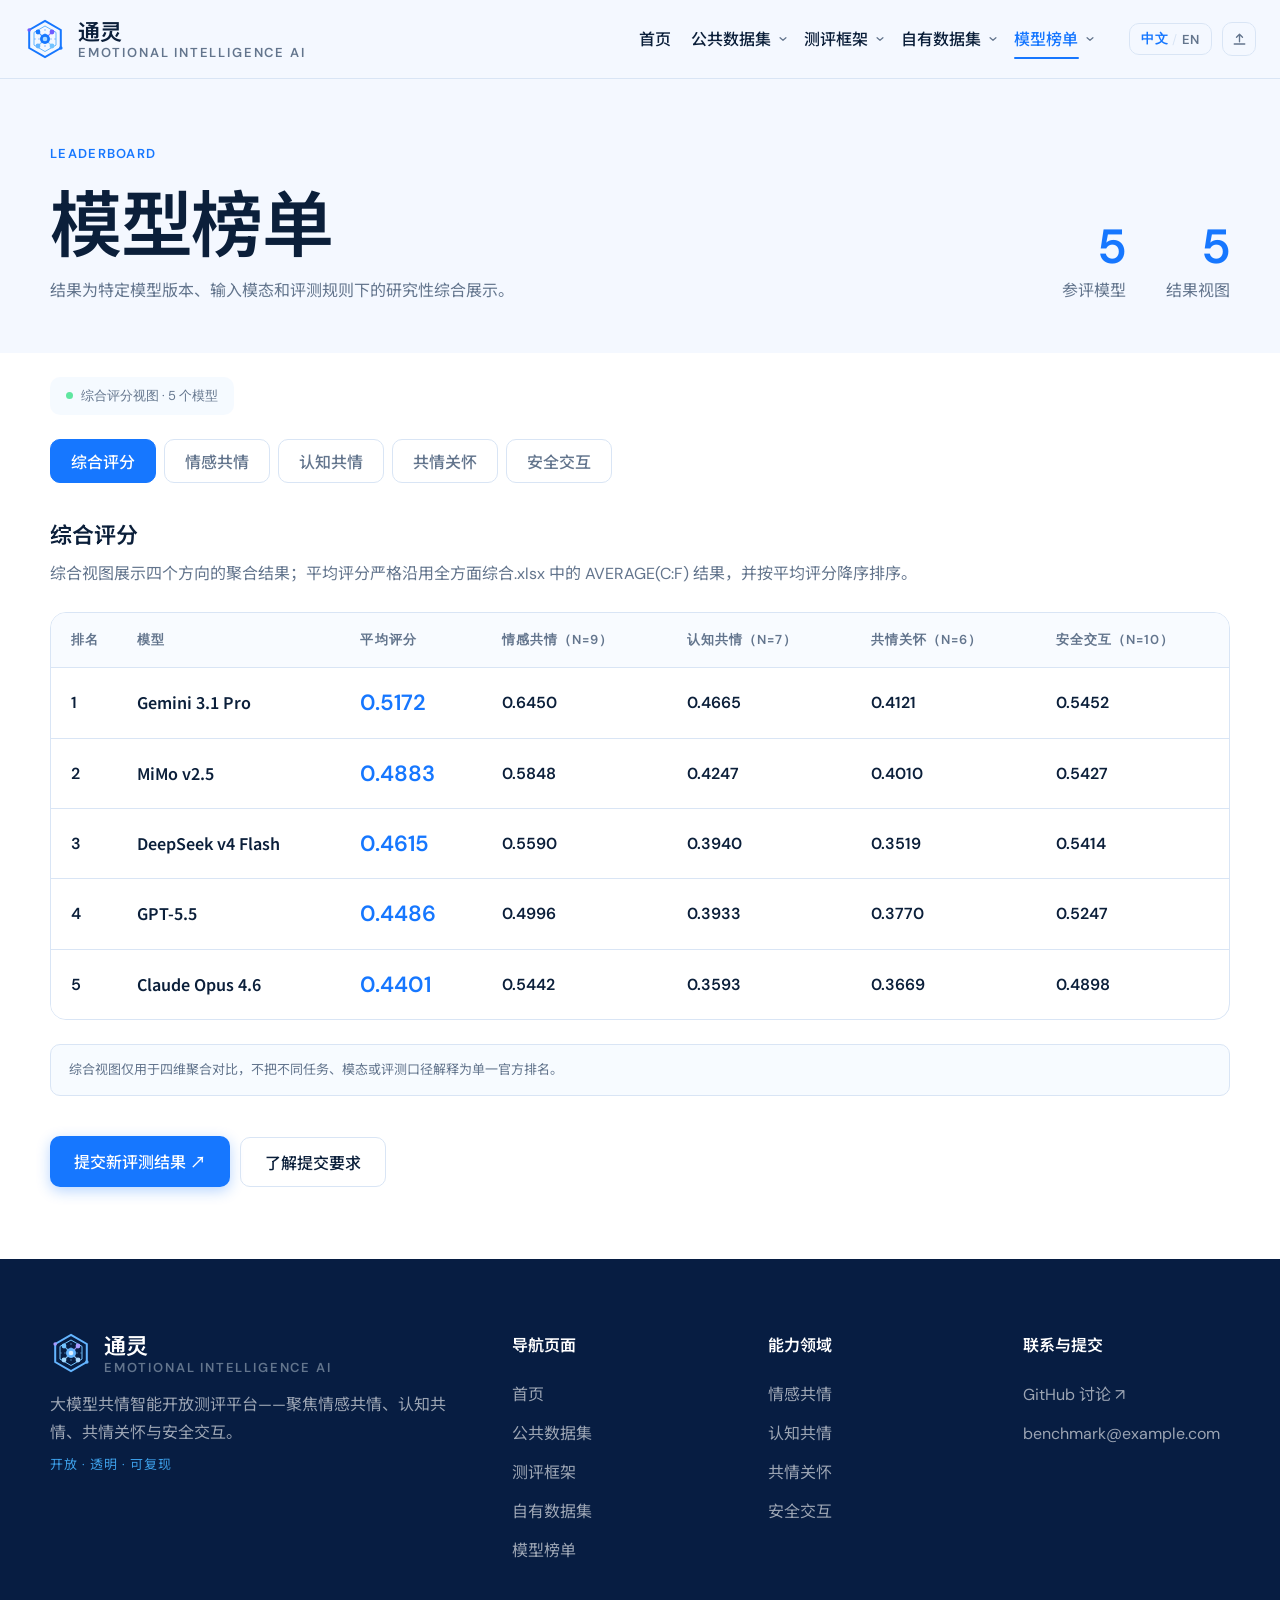
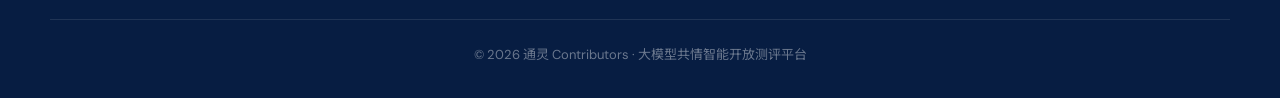
<file: leaderboard.html>
<!DOCTYPE html>
<html lang="zh-CN">
<head>
  <meta charset="UTF-8" />
  <meta name="viewport" content="width=device-width, initial-scale=1.0" />
  <title>模型榜单 — 通灵</title>
  <meta name="description" content="通灵五维结果查看：综合、情感共情、认知共情、共情关怀、安全交互。" />
  <link rel="preconnect" href="https://fonts.googleapis.com" />
  <link rel="preconnect" href="https://fonts.gstatic.com" crossorigin />
  <link href="https://fonts.googleapis.com/css2?family=DM+Sans:wght@400;500;600;700&family=Noto+Sans+SC:wght@400;500;600;700&family=JetBrains+Mono:wght@500;600&display=swap" rel="stylesheet" />
  <link rel="stylesheet" href="styles.css?v=20260831-compact-directory1" />
  <link rel="stylesheet" href="vitality-blue.css?v=20260831-table-scroll-fix" />
  <link rel="stylesheet" href="animations.css?v=20260819-brand" />
  <link rel="stylesheet" href="card-system.css?v=20260831-card-system3" />
  <link rel="stylesheet" href="color-system.css?v=20260831-color-system5" />
</head>
<body>

  <!-- ============ NAV ============ -->
  <header class="site-header">
    <div class="nav-inner">
      <a href="index.html" class="brand">
        <svg class="brand-symbol brand-ai" viewBox="0 0 42 42" fill="none" aria-hidden="true">
          <path d="M21 2.8 36.8 12v18L21 39.2 5.2 30V12L21 2.8Z" stroke="#1677FF" stroke-width="2"/>
          <path d="m21 8 11 6.4v12.7L21 33.5 10 27.1V14.4L21 8Z" stroke="#64B5FF"/>
          <line x1="21" y1="11" x2="21" y2="31" stroke="#1677FF" stroke-width="1.2" stroke-opacity="0.4" stroke-dasharray="2 2"/>
          <line x1="10" y1="21" x2="32" y2="21" stroke="#1677FF" stroke-width="1.2" stroke-opacity="0.4" stroke-dasharray="2 2"/>
          <path d="M21 21 Q24.6 17.4 28 14" stroke="#705CFF" stroke-width="1.1" stroke-opacity="0.75" fill="none"/>
          <path d="M21 21 Q17.4 17.4 14 14" stroke="#1677FF" stroke-width="1.1" stroke-opacity="0.75" fill="none"/>
          <path d="M21 21 Q17.4 24.6 14 28" stroke="#64B5FF" stroke-width="1.1" stroke-opacity="0.75" fill="none"/>
          <path d="M21 21 Q24.6 24.6 28 28" stroke="#73C4FF" stroke-width="1.1" stroke-opacity="0.75" fill="none"/>
          <circle cx="28" cy="14" r="2.4" fill="#705CFF"/>
          <circle cx="14" cy="14" r="2.4" fill="#1677FF"/>
          <circle cx="14" cy="28" r="2.4" fill="#64B5FF"/>
          <circle cx="28" cy="28" r="2.4" fill="#73C4FF"/>
          <circle cx="21" cy="21" r="5" fill="#1677FF"/>
          <circle cx="21" cy="21" r="2.3" fill="#A9D8FF"/>
          <circle cx="5.2" cy="12" r="1.8" fill="#705CFF"/>
          <circle cx="36.8" cy="30" r="1.8" fill="#1677FF"/>
        </svg>
        <span class="brand-word">
          <span>通灵</span>
          <small>EMOTIONAL INTELLIGENCE AI</small>
        </span>
      </a>

      <nav class="nav-links">
        <a href="index.html">首页</a>
        <a href="datasets.html">公共数据集</a>
        <a href="framework.html">测评框架</a>
        <a href="owned.html">自有数据集</a>
        <a href="leaderboard.html">模型榜单</a>
      </nav>

      <div class="nav-actions">
        <button class="lang-toggle" aria-label="切换语言">
          <span class="lang-opt is-active" data-lang="zh">中文</span>
          <span class="lang-divider">/</span>
          <span class="lang-opt" data-lang="en">EN</span>
        </button>
        <button class="btn-icon-nav" data-dialog-open title="提交测评结果">
          <svg viewBox="0 0 20 20" width="15" height="15" fill="none" aria-hidden="true">
            <path d="M10 13V4M6 7l4-4 4 4" stroke="currentColor" stroke-width="1.8" stroke-linecap="round" stroke-linejoin="round"/>
            <path d="M3 16h14" stroke="currentColor" stroke-width="1.8" stroke-linecap="round"/>
          </svg>
        </button>
        <button class="nav-toggle" aria-label="展开导航">
          <span></span><span></span><span></span>
        </button>
      </div>
    </div>
  </header>

  <!-- Mobile Nav -->
  <div class="mobile-nav">
    <a href="index.html">首页</a>
    <a href="datasets.html">公共数据集</a>
    <a href="framework.html">测评框架</a>
    <a href="owned.html">自有数据集</a>
    <a href="leaderboard.html">模型榜单</a>
    <a href="#" data-dialog-open>提交测评结果 ↗</a>
  </div>

  <!-- ============ SUBPAGE HERO ============ -->
  <section class="subpage-hero" id="leaderboard-overview">
    <div class="section-shell">
      <div class="subpage-hero-left">
        <span class="section-label">LEADERBOARD</span>
        <h1 class="section-title" style="margin-top:14px;">模型榜单</h1>
        <p class="section-desc" style="margin-top:18px;">
          结果为特定模型版本、输入模态和评测规则下的研究性综合展示。
        </p>
      </div>
      <div class="subpage-hero-right">
        <div>
          <div class="stat-big">5</div>
          <div class="stat-sub">参评模型</div>
        </div>
        <div>
          <div class="stat-big">5</div>
          <div class="stat-sub">结果视图</div>
        </div>
      </div>
    </div>
  </section>

  <!-- ============ 综合榜单 ============ -->
  <section class="leaderboard-section section-space-sm" id="leaderboard-results" style="padding-top:24px;">
    <div class="section-shell">

      <div class="lb-version" id="lb-count">综合视图 · 5 个模型</div>

      <div class="lb-tabs">
        <button class="lb-tab active" data-view="overall">综合评分</button>
        <button class="lb-tab" data-view="affective">情感共情</button>
        <button class="lb-tab" data-view="cognitive">认知共情</button>
        <button class="lb-tab" data-view="concern">共情关怀</button>
        <button class="lb-tab" data-view="safe">安全交互</button>
      </div>

      <div class="lb-current-intro reveal">
        <h2 class="lb-current-title" id="lb-current-title">综合评分</h2>
        <p class="lb-current-note" id="lb-current-note">综合视图展示四个方向的综合结果</p>
      </div>

      <div class="lb-table-wrap reveal">
        <table class="lb-table">
          <thead id="lb-head"></thead>
          <tbody id="lb-body"></tbody>
        </table>
      </div>

      <p class="lb-demo-note" id="lb-view-note">
        各方向平均分是该方向可用细分任务分的算术平均；缺失值显示为 —，并按源表规则忽略，不按 0 计入。
      </p>

      <div class="chip-row reveal" style="margin-top:40px;">
        <a class="btn btn-primary" href="https://github.com/weizhi002/turing-2.0/issues/new?labels=evaluation" target="_blank" rel="noopener">提交新评测结果 ↗</a>
        <button class="btn btn-ghost" data-dialog-open>了解提交要求</button>
      </div>

    </div>
  </section>

  <!-- ============ FOOTER ============ -->
  <footer class="site-footer">
    <div class="footer-inner">
      <div class="footer-grid">
        <div class="footer-brand">
          <a href="index.html" class="brand">
            <svg class="brand-symbol brand-ai" viewBox="0 0 42 42" fill="none" aria-hidden="true">
              <path d="M21 2.8 36.8 12v18L21 39.2 5.2 30V12L21 2.8Z" stroke="#64B5FF" stroke-width="2"/>
              <path d="m21 8 11 6.4v12.7L21 33.5 10 27.1V14.4L21 8Z" stroke="#73C4FF"/>
              <line x1="21" y1="11" x2="21" y2="31" stroke="#73C4FF" stroke-width="1.2" stroke-opacity="0.45" stroke-dasharray="2 2"/>
              <line x1="10" y1="21" x2="32" y2="21" stroke="#73C4FF" stroke-width="1.2" stroke-opacity="0.45" stroke-dasharray="2 2"/>
              <path d="M21 21 Q24.6 17.4 28 14" stroke="#A89BFF" stroke-width="1.1" stroke-opacity="0.85" fill="none"/>
              <path d="M21 21 Q17.4 17.4 14 14" stroke="#73C4FF" stroke-width="1.1" stroke-opacity="0.85" fill="none"/>
              <path d="M21 21 Q17.4 24.6 14 28" stroke="#9FD8FF" stroke-width="1.1" stroke-opacity="0.85" fill="none"/>
              <path d="M21 21 Q24.6 24.6 28 28" stroke="#A9D8FF" stroke-width="1.1" stroke-opacity="0.85" fill="none"/>
              <circle cx="28" cy="14" r="2.4" fill="#A89BFF"/>
              <circle cx="14" cy="14" r="2.4" fill="#73C4FF"/>
              <circle cx="14" cy="28" r="2.4" fill="#9FD8FF"/>
              <circle cx="28" cy="28" r="2.4" fill="#A9D8FF"/>
              <circle cx="21" cy="21" r="5" fill="#64B5FF"/>
              <circle cx="21" cy="21" r="2.3" fill="#D6ECFF"/>
              <circle cx="5.2" cy="12" r="1.8" fill="#A89BFF"/>
              <circle cx="36.8" cy="30" r="1.8" fill="#64B5FF"/>
            </svg>
            <span class="brand-word">
              <span>通灵</span>
              <small>EMOTIONAL INTELLIGENCE AI</small>
            </span>
          </a>
          <p>大模型共情智能开放测评平台——聚焦情感共情、认知共情、共情关怀与安全交互。</p>
          <p class="footer-tagline">开放 · 透明 · 可复现</p>
        </div>

        <div class="footer-col">
          <h4>导航页面</h4>
          <a href="index.html">首页</a>
          <a href="datasets.html">公共数据集</a>
          <a href="framework.html">测评框架</a>
          <a href="owned.html">自有数据集</a>
          <a href="leaderboard.html">模型榜单</a>
        </div>

        <div class="footer-col">
          <h4>能力领域</h4>
          <a href="framework.html">情感共情</a>
          <a href="framework.html">认知共情</a>
          <a href="framework.html">共情关怀</a>
          <a href="framework.html">安全交互</a>
        </div>

        <div class="footer-col">
          <h4>联系与提交</h4>
          <a href="https://github.com/weizhi002/turing-2.0/issues/new?labels=evaluation" target="_blank" rel="noopener">GitHub 讨论 ↗</a>
          <span class="footer-static">benchmark@example.com</span>
        </div>
      </div>

      <div class="footer-bottom">
        © <span data-year>2026</span> 通灵 Contributors · 大模型共情智能开放测评平台
      </div>
    </div>
  </footer>

  <!-- ============ SUBMIT DIALOG ============ -->
  <dialog id="submit-dialog">
    <div class="dialog-inner">
      <button class="dialog-close" aria-label="关闭">×</button>
      <h3 class="dialog-title">提交结果所需信息</h3>
      <p class="dialog-sub">请按以下四项要求准备评测提交材料</p>

      <div class="dialog-steps">
        <div class="dialog-step">
          <span class="dialog-step-num">1</span>
          <p><b>模型与版本</b><span>模型名称、参数规模、模态输入、推理配置和发布日期</span></p>
        </div>
        <div class="dialog-step">
          <span class="dialog-step-num">2</span>
          <p><b>评测维度</b><span>明确提交方向、任务、数据子集与输入模态</span></p>
        </div>
        <div class="dialog-step">
          <span class="dialog-step-num">3</span>
          <p><b>数据与协议</b><span>列出使用的数据集、划分方式、许可证和是否包含私有测试集</span></p>
        </div>
        <div class="dialog-step">
          <span class="dialog-step-num">4</span>
          <p><b>指标与证据</b><span>提供客观指标、人工评分规则、失败案例和可复现实验脚本</span></p>
        </div>
      </div>

      <a class="btn btn-primary" style="width:100%;justify-content:center;" href="https://github.com/weizhi002/turing-2.0/issues/new?labels=evaluation" target="_blank" rel="noopener">前往 GitHub 提交 ↗</a>
    </div>
  </dialog>

  <script src="site-navigation.js?v=20260831-directory3"></script>
  <script src="subpages.js"></script>
  <script src="leaderboard.js?v=20260831-directory2"></script>
</body>
</html>
</file>
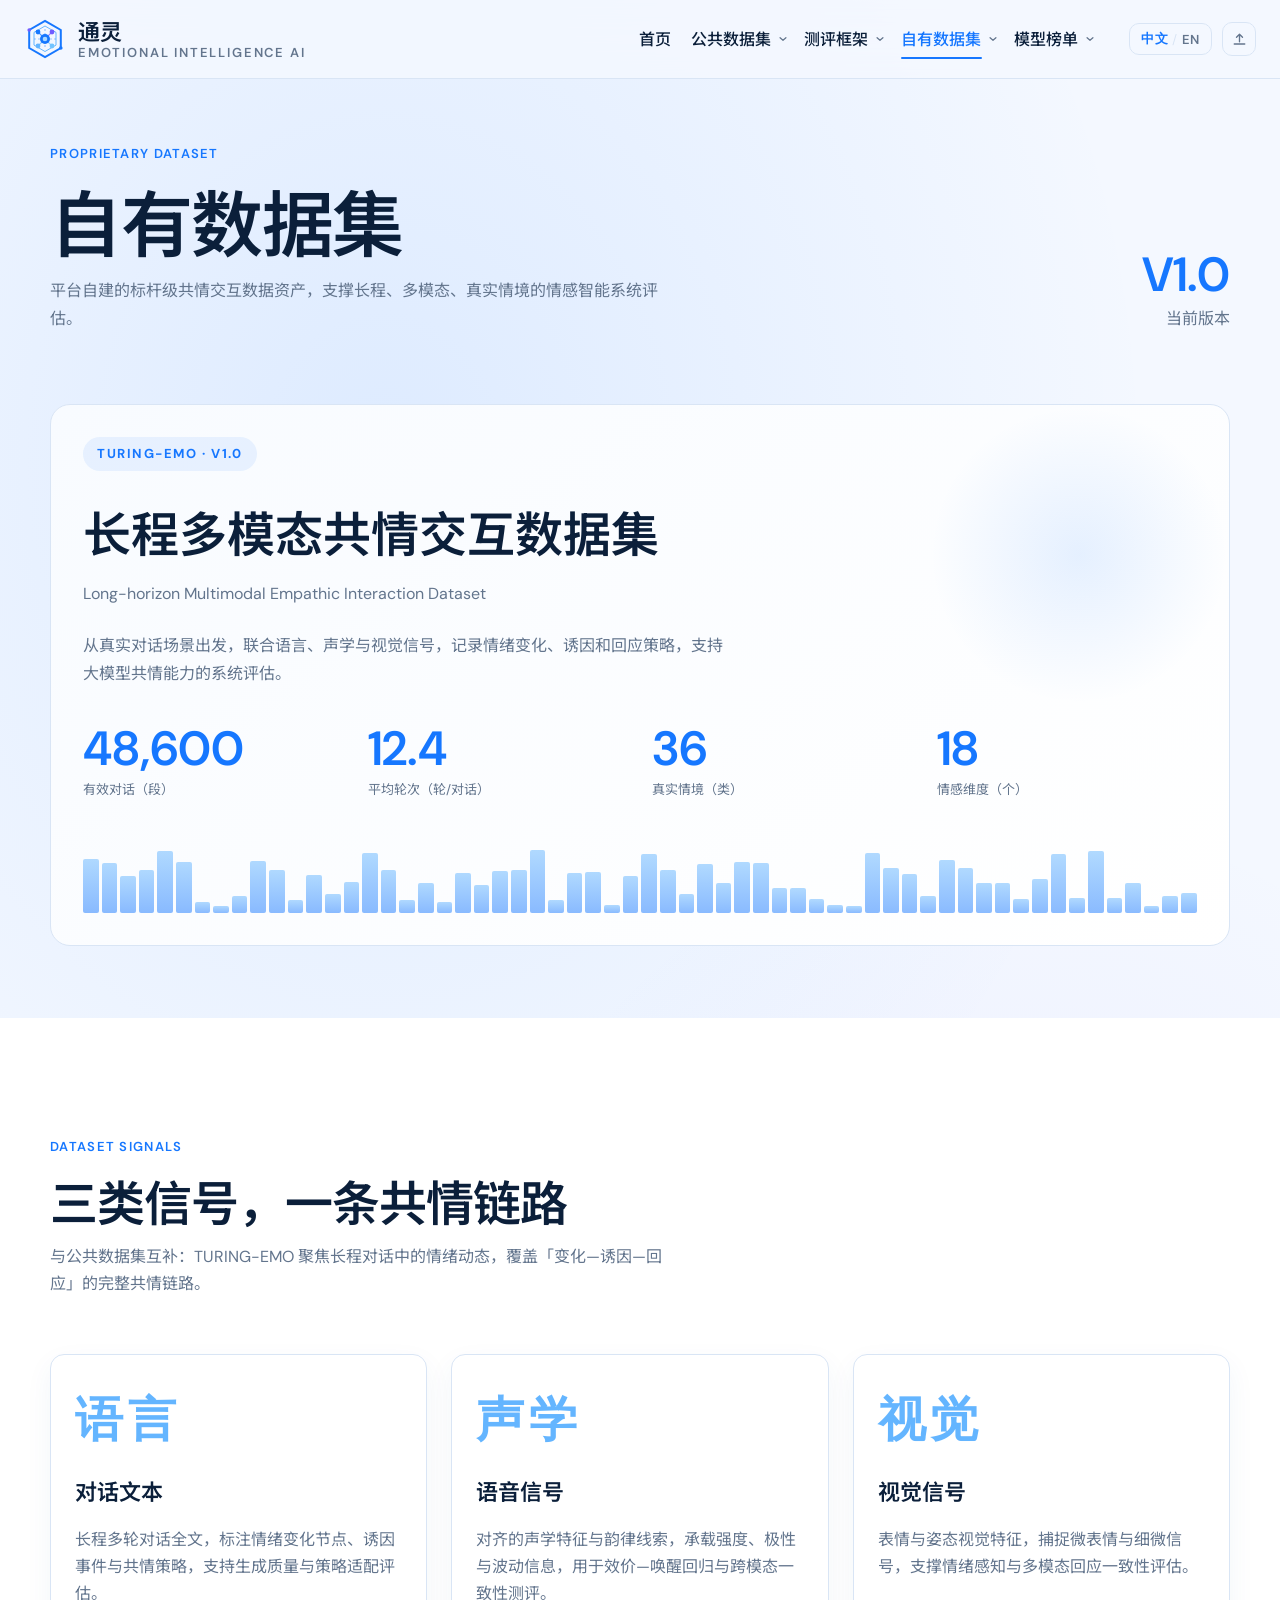
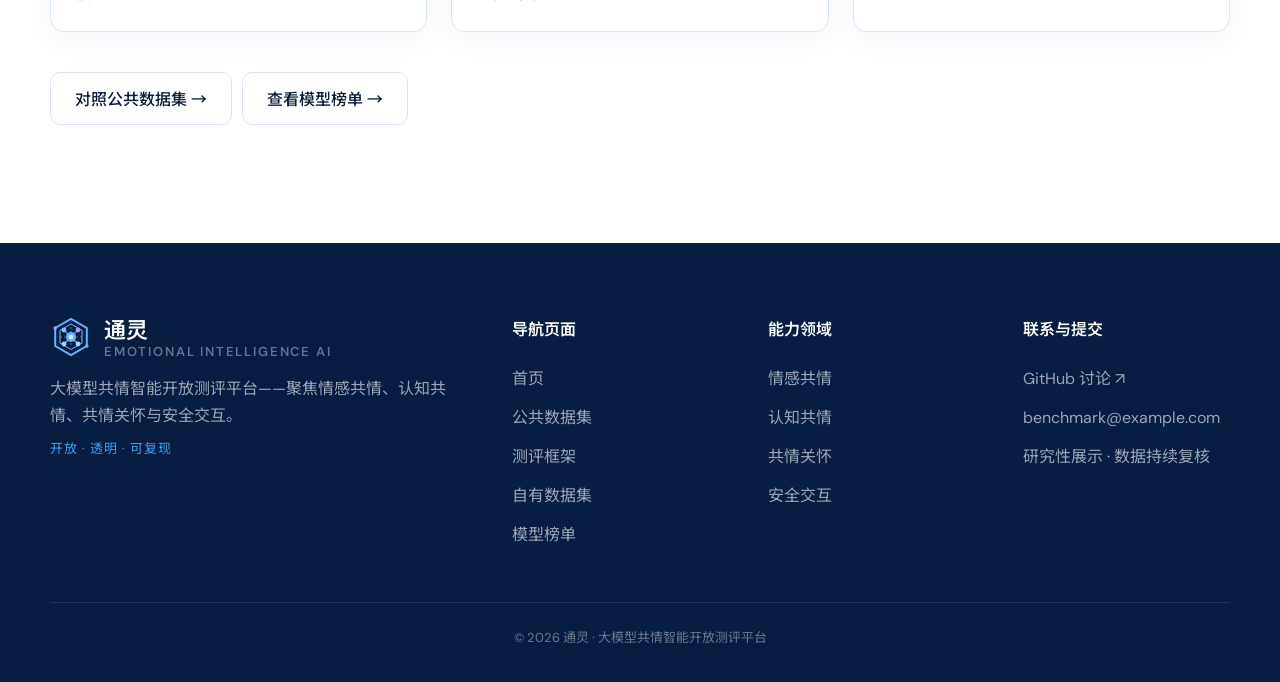
<file: owned.html>
<!DOCTYPE html>
<html lang="zh-CN">
<head>
  <meta charset="UTF-8" />
  <meta name="viewport" content="width=device-width, initial-scale=1.0" />
  <title>自有数据集 — 通灵</title>
  <meta name="description" content="TURING-EMO · V1.0 — 长程多模态共情交互数据集。" />
  <link rel="preconnect" href="https://fonts.googleapis.com" />
  <link rel="preconnect" href="https://fonts.gstatic.com" crossorigin />
  <link href="https://fonts.googleapis.com/css2?family=DM+Sans:wght@400;500;600;700&family=Noto+Sans+SC:wght@400;500;600;700&family=JetBrains+Mono:wght@500;600&display=swap" rel="stylesheet" />
  <link rel="stylesheet" href="styles.css?v=20260831-compact-directory1" />
  <link rel="stylesheet" href="vitality-blue.css?v=20260831-table-scroll-fix" />
  <link rel="stylesheet" href="animations.css?v=20260819-brand" />
  <link rel="stylesheet" href="card-system.css?v=20260831-card-system3" />
  <link rel="stylesheet" href="color-system.css?v=20260831-color-system5" />
</head>
<body class="owned-hero-bg">

  <!-- ============ NAV ============ -->
  <header class="site-header">
    <div class="nav-inner">
      <a href="index.html" class="brand">
        <svg class="brand-symbol brand-ai" viewBox="0 0 42 42" fill="none" aria-hidden="true">
          <path d="M21 2.8 36.8 12v18L21 39.2 5.2 30V12L21 2.8Z" stroke="#1677FF" stroke-width="2"/>
          <path d="m21 8 11 6.4v12.7L21 33.5 10 27.1V14.4L21 8Z" stroke="#64B5FF"/>
          <line x1="21" y1="11" x2="21" y2="31" stroke="#1677FF" stroke-width="1.2" stroke-opacity="0.4" stroke-dasharray="2 2"/>
          <line x1="10" y1="21" x2="32" y2="21" stroke="#1677FF" stroke-width="1.2" stroke-opacity="0.4" stroke-dasharray="2 2"/>
          <path d="M21 21 Q24.6 17.4 28 14" stroke="#705CFF" stroke-width="1.1" stroke-opacity="0.75" fill="none"/>
          <path d="M21 21 Q17.4 17.4 14 14" stroke="#1677FF" stroke-width="1.1" stroke-opacity="0.75" fill="none"/>
          <path d="M21 21 Q17.4 24.6 14 28" stroke="#64B5FF" stroke-width="1.1" stroke-opacity="0.75" fill="none"/>
          <path d="M21 21 Q24.6 24.6 28 28" stroke="#73C4FF" stroke-width="1.1" stroke-opacity="0.75" fill="none"/>
          <circle cx="28" cy="14" r="2.4" fill="#705CFF"/>
          <circle cx="14" cy="14" r="2.4" fill="#1677FF"/>
          <circle cx="14" cy="28" r="2.4" fill="#64B5FF"/>
          <circle cx="28" cy="28" r="2.4" fill="#73C4FF"/>
          <circle cx="21" cy="21" r="5" fill="#1677FF"/>
          <circle cx="21" cy="21" r="2.3" fill="#A9D8FF"/>
          <circle cx="5.2" cy="12" r="1.8" fill="#705CFF"/>
          <circle cx="36.8" cy="30" r="1.8" fill="#1677FF"/>
        </svg>
        <span class="brand-word">
          <span>通灵</span>
          <small>EMOTIONAL INTELLIGENCE AI</small>
        </span>
      </a>

      <nav class="nav-links">
        <a href="index.html">首页</a>
        <a href="datasets.html">公共数据集</a>
        <a href="framework.html">测评框架</a>
        <a href="owned.html">自有数据集</a>
        <a href="leaderboard.html">模型榜单</a>
      </nav>

      <div class="nav-actions">
        <button class="lang-toggle" aria-label="切换语言">
          <span class="lang-opt is-active" data-lang="zh">中文</span>
          <span class="lang-divider">/</span>
          <span class="lang-opt" data-lang="en">EN</span>
        </button>
        <button class="btn-icon-nav" data-dialog-open title="提交测评结果">
          <svg viewBox="0 0 20 20" width="15" height="15" fill="none" aria-hidden="true">
            <path d="M10 13V4M6 7l4-4 4 4" stroke="currentColor" stroke-width="1.8" stroke-linecap="round" stroke-linejoin="round"/>
            <path d="M3 16h14" stroke="currentColor" stroke-width="1.8" stroke-linecap="round"/>
          </svg>
        </button>
        <button class="nav-toggle" aria-label="展开导航">
          <span></span><span></span><span></span>
        </button>
      </div>
    </div>
  </header>

  <!-- Mobile Nav -->
  <div class="mobile-nav">
    <a href="index.html">首页</a>
    <a href="datasets.html">公共数据集</a>
    <a href="framework.html">测评框架</a>
    <a href="owned.html">自有数据集</a>
    <a href="leaderboard.html">模型榜单</a>
    <a href="#" data-dialog-open>提交测评结果 ↗</a>
  </div>

  <!-- ============ SUBPAGE HERO ============ -->
  <section class="subpage-hero" id="owned-overview">
    <div class="section-shell">
      <div class="subpage-hero-left">
        <span class="section-label">PROPRIETARY DATASET</span>
        <h1 class="section-title" style="margin-top:14px;">自有数据集</h1>
        <p class="section-desc" style="margin-top:18px;">
          平台自建的标杆级共情交互数据资产，支撑长程、多模态、真实情境的情感智能系统评估。
        </p>
      </div>
      <div class="subpage-hero-right">
        <div>
          <div class="stat-big">V1.0</div>
          <div class="stat-sub">当前版本</div>
        </div>
      </div>
    </div>
  </section>

  <!-- ============ TURING-EMO ============ -->
  <section class="section-space-sm" id="owned-dataset" style="padding-top:24px;">
    <div class="section-shell">
      <div class="owned-card reveal">
        <span class="owned-badge">TURING-EMO · V1.0</span>
        <h2 class="owned-title">长程多模态共情交互数据集</h2>
        <p class="owned-subtitle">Long-horizon Multimodal Empathic Interaction Dataset</p>
        <p class="owned-desc">
          从真实对话场景出发，联合语言、声学与视觉信号，记录情绪变化、诱因和回应策略，支持大模型共情能力的系统评估。
        </p>

        <div class="owned-stats">
          <div class="owned-stat">
            <div class="owned-stat-num">48,600</div>
            <div class="owned-stat-label">有效对话（段）</div>
          </div>
          <div class="owned-stat">
            <div class="owned-stat-num">12.4</div>
            <div class="owned-stat-label">平均轮次（轮/对话）</div>
          </div>
          <div class="owned-stat">
            <div class="owned-stat-num">36</div>
            <div class="owned-stat-label">真实情境（类）</div>
          </div>
          <div class="owned-stat">
            <div class="owned-stat-num">18</div>
            <div class="owned-stat-label">情感维度（个）</div>
          </div>
        </div>

        <div class="waveform" aria-hidden="true"></div>
      </div>
    </div>
  </section>

  <!-- ============ 数据特征 ============ -->
  <section class="framework-section section-space" id="owned-signals">
    <div class="section-shell">
      <div class="section-header reveal">
        <span class="section-label">DATASET SIGNALS</span>
        <h2 class="section-title">三类信号，一条共情链路</h2>
        <p class="section-desc" style="margin-top:16px;">
          与公共数据集互补：TURING-EMO 聚焦长程对话中的情绪动态，覆盖「变化—诱因—回应」的完整共情链路。
        </p>
      </div>

      <div class="grid-3">
        <div class="card reveal">
          <span class="card-num">语言</span>
          <h3 class="card-title" style="font-size:var(--font-title);">对话文本</h3>
          <p class="card-desc">长程多轮对话全文，标注情绪变化节点、诱因事件与共情策略，支持生成质量与策略适配评估。</p>
        </div>
        <div class="card reveal">
          <span class="card-num">声学</span>
          <h3 class="card-title" style="font-size:var(--font-title);">语音信号</h3>
          <p class="card-desc">对齐的声学特征与韵律线索，承载强度、极性与波动信息，用于效价—唤醒回归与跨模态一致性测评。</p>
        </div>
        <div class="card reveal">
          <span class="card-num">视觉</span>
          <h3 class="card-title" style="font-size:var(--font-title);">视觉信号</h3>
          <p class="card-desc">表情与姿态视觉特征，捕捉微表情与细微信号，支撑情绪感知与多模态回应一致性评估。</p>
        </div>
      </div>

      <div class="chip-row reveal" style="margin-top:40px;">
        <a href="datasets.html" class="btn btn-ghost">对照公共数据集 →</a>
        <a href="leaderboard.html" class="btn btn-ghost">查看模型榜单 →</a>
      </div>
    </div>
  </section>

  <!-- ============ FOOTER ============ -->
  <footer class="site-footer">
    <div class="footer-inner">
      <div class="footer-grid">
        <div class="footer-brand">
          <a href="index.html" class="brand">
            <svg class="brand-symbol brand-ai" viewBox="0 0 42 42" fill="none" aria-hidden="true">
              <path d="M21 2.8 36.8 12v18L21 39.2 5.2 30V12L21 2.8Z" stroke="#64B5FF" stroke-width="2"/>
              <path d="m21 8 11 6.4v12.7L21 33.5 10 27.1V14.4L21 8Z" stroke="#73C4FF"/>
              <line x1="21" y1="11" x2="21" y2="31" stroke="#73C4FF" stroke-width="1.2" stroke-opacity="0.45" stroke-dasharray="2 2"/>
              <line x1="10" y1="21" x2="32" y2="21" stroke="#73C4FF" stroke-width="1.2" stroke-opacity="0.45" stroke-dasharray="2 2"/>
              <path d="M21 21 Q24.6 17.4 28 14" stroke="#A89BFF" stroke-width="1.1" stroke-opacity="0.85" fill="none"/>
              <path d="M21 21 Q17.4 17.4 14 14" stroke="#73C4FF" stroke-width="1.1" stroke-opacity="0.85" fill="none"/>
              <path d="M21 21 Q17.4 24.6 14 28" stroke="#9FD8FF" stroke-width="1.1" stroke-opacity="0.85" fill="none"/>
              <path d="M21 21 Q24.6 24.6 28 28" stroke="#A9D8FF" stroke-width="1.1" stroke-opacity="0.85" fill="none"/>
              <circle cx="28" cy="14" r="2.4" fill="#A89BFF"/>
              <circle cx="14" cy="14" r="2.4" fill="#73C4FF"/>
              <circle cx="14" cy="28" r="2.4" fill="#9FD8FF"/>
              <circle cx="28" cy="28" r="2.4" fill="#A9D8FF"/>
              <circle cx="21" cy="21" r="5" fill="#64B5FF"/>
              <circle cx="21" cy="21" r="2.3" fill="#D6ECFF"/>
              <circle cx="5.2" cy="12" r="1.8" fill="#A89BFF"/>
              <circle cx="36.8" cy="30" r="1.8" fill="#64B5FF"/>
            </svg>
            <span class="brand-word">
              <span>通灵</span>
              <small>EMOTIONAL INTELLIGENCE AI</small>
            </span>
          </a>
          <p>大模型共情智能开放测评平台——聚焦情感共情、认知共情、共情关怀与安全交互。</p>
          <p class="footer-tagline">开放 · 透明 · 可复现</p>
        </div>

        <div class="footer-col">
          <h4>导航页面</h4>
          <a href="index.html">首页</a>
          <a href="datasets.html">公共数据集</a>
          <a href="framework.html">测评框架</a>
          <a href="owned.html">自有数据集</a>
          <a href="leaderboard.html">模型榜单</a>
        </div>

        <div class="footer-col">
          <h4>能力领域</h4>
          <a href="framework.html">情感共情</a>
          <a href="framework.html">认知共情</a>
          <a href="framework.html">共情关怀</a>
          <a href="framework.html">安全交互</a>
        </div>

        <div class="footer-col">
          <h4>联系与提交</h4>
          <a href="https://github.com/weizhi002/turing-2.0/issues/new?labels=evaluation" target="_blank" rel="noopener">GitHub 讨论 ↗</a>
          <span class="footer-static">benchmark@example.com</span>
          <span class="footer-static">研究性展示 · 数据持续复核</span>
        </div>
      </div>

      <div class="footer-bottom">
        © <span data-year>2026</span> 通灵 · 大模型共情智能开放测评平台
      </div>
    </div>
  </footer>

  <!-- ============ SUBMIT DIALOG ============ -->
  <dialog id="submit-dialog">
    <div class="dialog-inner">
      <button class="dialog-close" aria-label="关闭">×</button>
      <h3 class="dialog-title">提交结果所需信息</h3>
      <p class="dialog-sub">请按以下四项要求准备评测提交材料</p>

      <div class="dialog-steps">
        <div class="dialog-step">
          <span class="dialog-step-num">1</span>
          <p><b>模型与版本</b><span>模型名称、参数规模、模态输入、推理配置和发布日期</span></p>
        </div>
        <div class="dialog-step">
          <span class="dialog-step-num">2</span>
          <p><b>评测维度</b><span>明确提交方向、任务、数据子集与输入模态</span></p>
        </div>
        <div class="dialog-step">
          <span class="dialog-step-num">3</span>
          <p><b>数据与协议</b><span>列出使用的数据集、划分方式、许可证和是否包含私有测试集</span></p>
        </div>
        <div class="dialog-step">
          <span class="dialog-step-num">4</span>
          <p><b>指标与证据</b><span>提供客观指标、人工评分规则、失败案例和可复现实验脚本</span></p>
        </div>
      </div>

      <a class="btn btn-primary" style="width:100%;justify-content:center;" href="https://github.com/weizhi002/turing-2.0/issues/new?labels=evaluation" target="_blank" rel="noopener">前往 GitHub 提交 ↗</a>
      <p class="dialog-demo-note">研究性展示，数据持续复核。</p>
    </div>
  </dialog>

  <script src="site-navigation.js?v=20260831-directory3"></script>
  <script src="subpages.js"></script>
  <script>
    /* 波形装饰（与首页一致） */
    (function () {
      var wf = document.querySelector('.waveform');
      if (!wf) return;
      var html = '';
      for (var i = 0; i < 60; i++) {
        html += '<span style="height:' + Math.floor(6 + Math.random() * 58) + 'px"></span>';
      }
      wf.innerHTML = html;
    })();
  </script>
</body>
</html>
</file>
<file: styles.css>
/* ============================================================
   通灵 — Core Design System
   styles.css  (Demo2 复建版 · 2026-08)
   ============================================================ */

/* ---------- 1. Design Tokens ---------- */
:root {
  --ink: #0b1f3a;
  --muted: #63758d;
  --paper: #f4f8ff;
  --white: #ffffff;
  --navy: #071d42;
  --navy-light: #0b2d5c;
  --blue: #1677ff;
  --blue-light: #64b5ff;
  --cyan: #73c4ff;
  --purple: #705cff;
  --line: #d9e5f5;
  --panel-line: #214d7d;

  --font-hero: 72px;
  --font-display: 48px;
  --font-title: 22px;
  --font-body: 16px;
  --font-caption: 13px;
  --line-display: 1.2;
  --line-title: 1.4;
  --line-body: 1.7;
  --line-caption: 1.55;

  --nav-h: 78px;
  --nav-max: 1320px;
  --shell-max: 1180px;

  --radius: 16px;
  --radius-sm: 10px;
  --radius-lg: 24px;

  --shadow-soft: 0 8px 30px rgba(11, 31, 58, .08);
  --shadow-blue: 0 12px 40px rgba(22, 119, 255, .16);
  --shadow-card: 0 4px 20px rgba(11, 31, 58, .06);

  --ease: cubic-bezier(.22, .61, .36, 1);
}

/* ---------- 2. Reset & Base ---------- */
*,
*::before,
*::after {
  margin: 0;
  padding: 0;
  box-sizing: border-box;
}

html {
  -webkit-text-size-adjust: 100%;
  scroll-behavior: smooth;
}

body {
  font-family: 'DM Sans', 'Noto Sans SC', sans-serif;
  font-size: var(--font-body);
  font-weight: 400;
  color: var(--ink);
  background: var(--paper);
  line-height: var(--line-body);
  overflow-x: hidden;
}

a {
  color: inherit;
  text-decoration: none;
}

ul {
  list-style: none;
}

img,
svg {
  display: block;
  max-width: 100%;
}

button {
  font-family: inherit;
  cursor: pointer;
  border: none;
  background: none;
}

input {
  font-family: inherit;
}

code {
  font-family: 'JetBrains Mono', 'SF Mono', Consolas, monospace;
  font-size: var(--font-body);
  background: rgba(22, 119, 255, .08);
  padding: 1px 6px;
  border-radius: 5px;
  color: var(--blue);
}

/* ---------- 3. Typography ---------- */
.eyebrow {
  font-family: 'DM Sans', sans-serif;
  font-size: var(--font-caption);
  font-weight: 600;
  letter-spacing: .12em;
  text-transform: uppercase;
  color: var(--blue);
}

.section-label {
  font-family: 'DM Sans', sans-serif;
  font-size: var(--font-caption);
  font-weight: 600;
  letter-spacing: .1em;
  text-transform: uppercase;
  color: var(--blue);
}

.section-title {
  font-family: 'Noto Sans SC', sans-serif;
  font-size: var(--font-display);
  font-weight: 600;
  line-height: 1.1;
  color: var(--ink);
  letter-spacing: -.02em;
}

.subpage-hero h1.section-title {
  font-size: var(--font-hero);
}

.section-desc {
  font-size: var(--font-body);
  color: var(--muted);
  max-width: 620px;
  line-height: 1.7;
}

.accent-blue {
  color: var(--blue);
}

/* ---------- 4. Layout Shells ---------- */
.section-shell {
  width: min(var(--shell-max), calc(100% - 48px));
  margin: auto;
}

.section-space {
  padding-top: 118px;
  padding-bottom: 118px;
}

.section-space-sm {
  padding-top: 72px;
  padding-bottom: 72px;
}

/* ---------- 5. Navigation ---------- */
.site-header {
  position: sticky;
  top: 0;
  z-index: 1000;
  background: rgba(244, 248, 255, .82);
  backdrop-filter: blur(20px);
  -webkit-backdrop-filter: blur(20px);
  border-bottom: 1px solid var(--line);
}

.nav-inner {
  max-width: var(--nav-max);
  height: var(--nav-h);
  margin: auto;
  padding: 0 24px;
  display: flex;
  align-items: center;
  gap: 24px;
}

.nav-links {
  display: flex;
  align-items: center;
  margin-left: auto;
  gap: 0;
}

.nav-links a {
  font-family: 'Noto Sans SC', sans-serif;
  font-size: var(--font-body);
  font-weight: 500;
  color: var(--ink);
  padding: 6px 10px;
  border-radius: 8px;
  position: relative;
  transition: color .25s var(--ease), background .25s var(--ease);
}

.nav-links a:hover {
  color: var(--blue);
  background: rgba(22, 119, 255, .06);
}

.nav-links a.active {
  color: var(--blue);
}

.nav-links a.active::after {
  content: '';
  position: absolute;
  left: 10px;
  right: 10px;
  bottom: 0;
  height: 2px;
  background: var(--blue);
  border-radius: 2px;
}

.nav-directory-item {
  display: flex;
  align-items: center;
}

.nav-directory-item > .nav-directory-page-link {
  padding-right: 3px;
}

.nav-directory-item > .nav-directory-page-link.active::after {
  right: 2px;
}

.nav-directory-toggle {
  width: 22px;
  height: 30px;
  margin-left: -2px;
  padding: 0;
  display: inline-flex;
  align-items: center;
  justify-content: center;
  color: var(--muted);
  background: transparent;
  border: 0;
  border-radius: 6px;
  cursor: pointer;
  transition: color .2s var(--ease), background .2s var(--ease);
}

.nav-directory-toggle:hover,
.nav-directory-toggle:focus-visible,
.nav-directory-item.is-open .nav-directory-toggle {
  color: var(--blue);
  background: rgba(22, 119, 255, .07);
}

.nav-directory-toggle svg {
  width: 10px;
  height: 10px;
  fill: none;
  stroke: currentColor;
  stroke-width: 1.5;
  stroke-linecap: round;
  stroke-linejoin: round;
  transition: transform .22s var(--ease);
}

.nav-directory-item.is-open .nav-directory-toggle svg {
  transform: rotate(180deg);
}

.site-directory-panel {
  --directory-width: 600px;
  --directory-intro: 160px;
  position: fixed;
  top: calc(var(--nav-h) + 10px);
  left: var(--directory-left, 50%);
  width: min(var(--directory-width), calc(100vw - 48px));
  z-index: 1001;
  opacity: 0;
  visibility: hidden;
  pointer-events: none;
  transform: translate(-50%, -10px);
  transition: opacity .2s var(--ease), transform .2s var(--ease), visibility .2s;
}

.site-directory-panel[data-content-size="compact"] {
  --directory-width: 440px;
  --directory-intro: 145px;
}

.site-directory-panel[data-content-size="medium"] {
  --directory-width: 560px;
  --directory-intro: 155px;
}

.site-directory-panel[data-content-size="medium"] .site-directory-groups {
  grid-template-columns: repeat(2, minmax(0, 1fr));
  gap: 16px;
}

.site-directory-panel[data-content-size="standard"] {
  --directory-width: 600px;
  --directory-intro: 160px;
}

.site-directory-panel[data-content-size="wide"] {
  --directory-width: 660px;
  --directory-intro: 165px;
}

.nav-directory-item.is-open .site-directory-panel {
  opacity: 1;
  visibility: visible;
  pointer-events: auto;
  transform: translate(-50%, 0);
}

.site-directory-panel-inner {
  display: grid;
  grid-template-columns: var(--directory-intro) minmax(0, 1fr);
  gap: 20px;
  padding: 18px;
  background: rgba(255, 255, 255, .97);
  border: 1px solid rgba(174, 203, 240, .72);
  border-radius: 16px;
  box-shadow: 0 22px 60px rgba(38, 74, 125, .18), 0 2px 8px rgba(38, 74, 125, .06);
  backdrop-filter: blur(22px);
  -webkit-backdrop-filter: blur(22px);
}

.site-directory-overview {
  padding: 2px 18px 2px 2px;
  border-right: 1px solid var(--line);
}

.site-directory-eyebrow {
  display: block;
  margin-bottom: 10px;
  color: var(--blue);
  font-size: var(--font-caption);
  font-weight: 700;
  letter-spacing: .12em;
}

.site-directory-overview strong {
  display: block;
  color: var(--ink);
  font-size: var(--font-title);
  line-height: 1.35;
}

.site-directory-overview p {
  margin-top: 8px;
  color: var(--muted);
  font-size: var(--font-caption);
  line-height: 1.75;
}

.nav-links .site-directory-enter {
  display: inline-flex;
  margin-top: 14px;
  padding: 0 !important;
  color: var(--blue) !important;
  background: transparent !important;
  font-size: var(--font-caption);
  font-weight: 700 !important;
}

.site-directory-enter::after {
  display: none !important;
}

.site-directory-groups {
  display: grid;
  grid-template-columns: repeat(auto-fit, minmax(150px, 1fr));
  gap: 16px;
}

.site-directory-group h2 {
  margin: 2px 8px 6px;
  color: var(--muted);
  font-size: var(--font-caption);
  font-weight: 500;
}

.nav-links .site-directory-link {
  display: block;
  padding: 7px 8px;
  color: var(--ink);
  font-size: var(--font-caption);
  line-height: 1.4;
  border-radius: 7px;
}

.nav-links .site-directory-link::after {
  display: none;
}

.nav-links .site-directory-link:hover,
.nav-links .site-directory-link:focus-visible,
.nav-links .site-directory-link.is-current {
  color: var(--blue);
  background: rgba(22, 119, 255, .075);
}

[id^="home-"],
[id^="framework-"],
[id^="owned-"],
[id^="leaderboard-"],
#overview,
#browser,
#categories,
#tasks,
#entry-list {
  scroll-margin-top: calc(var(--nav-h) + 28px);
}

.nav-actions {
  margin-left: auto;
  display: flex;
  align-items: center;
  gap: 10px;
}

@media (min-width: 901px) {
  .nav-actions {
    margin-left: 4px;
  }
}

.nav-toggle {
  display: none;
  width: 44px;
  height: 44px;
  border-radius: 10px;
  align-items: center;
  justify-content: center;
  flex-direction: column;
  gap: 5px;
}

.nav-toggle span {
  width: 22px;
  height: 2px;
  background: var(--ink);
  border-radius: 2px;
  transition: transform .3s var(--ease), opacity .3s var(--ease);
}

.nav-toggle.open span:nth-child(1) {
  transform: translateY(7px) rotate(45deg);
}

.nav-toggle.open span:nth-child(2) {
  opacity: 0;
}

.nav-toggle.open span:nth-child(3) {
  transform: translateY(-7px) rotate(-45deg);
}

/* ---------- 6. Logo ---------- */
.brand {
  display: flex;
  align-items: center;
  gap: 12px;
  transition: transform .3s var(--ease);
}

.brand:hover .brand-symbol {
  transform: rotate(6deg) scale(1.04);
  filter: drop-shadow(0 4px 12px rgba(22, 119, 255, .3));
}

.brand-symbol {
  width: 42px;
  height: 42px;
  flex-shrink: 0;
  transition: transform .3s var(--ease), filter .3s var(--ease);
}

.brand-word {
  font-family: 'Noto Sans SC', sans-serif;
  font-size: var(--font-title);
  font-weight: 600;
  color: var(--ink);
  display: flex;
  flex-direction: column;
  line-height: 1.2;
}

.brand-word b {
  color: var(--blue);
  font-weight: 700;
}

.brand-word small {
  font-family: 'DM Sans', sans-serif;
  font-size: var(--font-caption);
  font-weight: 600;
  letter-spacing: .14em;
  color: var(--muted);
  margin-top: 2px;
}

/* ---------- 7. Buttons ---------- */
.btn {
  display: inline-flex;
  align-items: center;
  gap: 8px;
  font-family: 'Noto Sans SC', sans-serif;
  font-size: var(--font-body);
  font-weight: 500;
  padding: 12px 24px;
  border-radius: var(--radius-sm);
  transition: transform .25s var(--ease), box-shadow .25s var(--ease),
              background .25s var(--ease), color .25s var(--ease);
  white-space: nowrap;
}

.btn:hover {
  transform: translateY(-2px);
}

.btn-primary {
  background: var(--blue);
  color: var(--white);
  box-shadow: 0 4px 14px rgba(22, 119, 255, .3);
}

.btn-primary:hover {
  box-shadow: 0 8px 24px rgba(22, 119, 255, .4);
}

.btn-ghost {
  background: transparent;
  color: var(--ink);
  border: 1.5px solid var(--line);
}

.btn-ghost:hover {
  border-color: var(--blue);
  color: var(--blue);
}

.btn-light {
  background: rgba(255, 255, 255, .1);
  color: var(--white);
  border: 1.5px solid rgba(255, 255, 255, .25);
}

.btn-light:hover {
  border-color: var(--cyan);
  color: var(--cyan);
}

.btn-link {
  font-family: 'DM Sans', sans-serif;
  font-size: var(--font-body);
  font-weight: 600;
  color: var(--blue);
  display: inline-flex;
  align-items: center;
  gap: 6px;
  transition: gap .25s var(--ease);
}

.btn-link:hover {
  gap: 10px;
}

.btn-nav {
  font-family: 'DM Sans', sans-serif;
  font-size: var(--font-body);
  font-weight: 600;
  color: var(--blue);
  padding: 9px 18px;
  border: 1.5px solid var(--blue);
  border-radius: var(--radius-sm);
  transition: all .25s var(--ease);
}

.btn-nav:hover {
  background: var(--blue);
  color: var(--white);
  transform: translateY(-2px);
}

.lang-toggle {
  font-family: 'DM Sans', sans-serif;
  font-size: var(--font-caption);
  font-weight: 600;
  padding: 6px 11px;
  border: 1px solid var(--line);
  border-radius: var(--radius-sm);
  letter-spacing: .04em;
  display: flex;
  align-items: center;
  gap: 4px;
  transition: border-color .2s var(--ease);
}

.lang-toggle:hover {
  border-color: var(--blue);
}

.lang-opt {
  color: var(--muted);
  transition: color .2s var(--ease);
}

.lang-opt.is-active {
  color: var(--blue);
}

.lang-divider {
  color: var(--line);
  font-weight: 400;
}

.btn-icon-nav {
  display: flex;
  align-items: center;
  justify-content: center;
  width: 34px;
  height: 34px;
  border: 1px solid var(--line);
  border-radius: var(--radius-sm);
  color: var(--muted);
  flex-shrink: 0;
  transition: color .2s var(--ease), border-color .2s var(--ease);
}

.btn-icon-nav:hover {
  color: var(--blue);
  border-color: var(--blue);
}

/* ---------- 8. Cards ---------- */
.card {
  background: var(--white);
  border: 1px solid var(--line);
  border-radius: var(--radius);
  padding: 32px;
  transition: transform .35s var(--ease), box-shadow .35s var(--ease),
              border-color .35s var(--ease);
}

.card-hover:hover {
  transform: translateY(-8px);
  border-color: var(--blue);
  box-shadow: var(--shadow-blue);
}

.card-num {
  font-family: 'DM Sans', sans-serif;
  font-size: var(--font-display);
  font-weight: 600;
  letter-spacing: .1em;
  color: var(--blue-light);
}

.card-title {
  font-family: 'Noto Sans SC', sans-serif;
  font-size: var(--font-title);
  font-weight: 600;
  color: var(--ink);
  margin: 12px 0 16px;
}

.card-weight {
  display: inline-block;
  font-family: 'DM Sans', sans-serif;
  font-size: var(--font-caption);
  font-weight: 600;
  color: var(--blue);
  background: rgba(22, 119, 255, .08);
  padding: 4px 12px;
  border-radius: 20px;
  margin-bottom: 18px;
}

.card-list {
  display: flex;
  flex-direction: column;
  gap: 12px;
}

.card-list li {
  font-size: var(--font-body);
  color: var(--muted);
  padding-left: 20px;
  position: relative;
}

.card-list li::before {
  content: '';
  position: absolute;
  left: 0;
  top: 8px;
  width: 8px;
  height: 8px;
  border-radius: 50%;
  background: var(--blue-light);
}

.card-desc {
  font-size: var(--font-body);
  color: var(--muted);
  line-height: 1.7;
}

/* ---------- 9. Framework Grid ---------- */
.framework-grid {
  display: grid;
  grid-template-columns: repeat(4, 1fr);
  gap: 24px;
}

@media (max-width: 600px) {
  .card-num {
    font-size: var(--font-title);
  }
}

@media (max-width: 760px) {
  :root {
    --font-hero: 42px;
    --font-display: 34px;
    --font-title: 20px;
    --font-body: 15px;
    --font-caption: 12px;
  }
}

.framework-card-link {
  display: block;
  color: inherit;
  text-decoration: none;
}

.framework-card-link:focus-visible {
  outline: 3px solid rgba(22, 119, 255, .35);
  outline-offset: 3px;
}

.grid-2 {
  display: grid;
  grid-template-columns: repeat(2, 1fr);
  gap: 24px;
}

.grid-3 {
  display: grid;
  grid-template-columns: repeat(3, 1fr);
  gap: 24px;
}

/* ---------- 10. Metrics Bar ---------- */
.metrics-bar {
  display: flex;
  align-items: center;
  gap: 48px;
  flex-wrap: wrap;
}

.metric-item {
  display: flex;
  flex-direction: column;
  gap: 2px;
}

.metric-num {
  font-family: 'DM Sans', sans-serif;
  font-size: var(--font-display);
  font-weight: 600;
  color: var(--ink);
  line-height: 1;
}

.metric-label {
  font-size: var(--font-caption);
  color: var(--muted);
}

/* ---------- 11. Tables ---------- */
.data-table-wrap {
  overflow-x: auto;
  border: 1px solid var(--line);
  border-radius: var(--radius);
  background: var(--white);
}

.data-table {
  width: 100%;
  border-collapse: collapse;
  font-size: var(--font-body);
}

.data-table th {
  font-family: 'DM Sans', sans-serif;
  font-size: var(--font-caption);
  font-weight: 600;
  letter-spacing: .08em;
  text-transform: uppercase;
  color: var(--muted);
  text-align: left;
  padding: 14px 20px;
  border-bottom: 1px solid var(--line);
  white-space: nowrap;
  background: var(--paper);
}

.data-table td {
  padding: 18px 20px;
  border-bottom: 1px solid var(--line);
  color: var(--ink);
  vertical-align: top;
}

.data-table tbody tr:last-child td {
  border-bottom: none;
}

.data-table tbody tr {
  transition: background .2s var(--ease);
}

.data-table tbody tr:hover {
  background: rgba(22, 119, 255, .03);
}

.table-name {
  font-weight: 600;
  color: var(--ink);
}

.table-tag {
  display: inline-block;
  font-size: var(--font-caption);
  font-weight: 500;
  padding: 3px 10px;
  border-radius: 20px;
}

.tag-affective { background: rgba(22, 119, 255, .1); color: var(--blue); }
.tag-cognitive { background: rgba(112, 92, 255, .1); color: var(--purple); }
.tag-concern { background: rgba(100, 181, 255, .12); color: #0a6ed1; }
.tag-safety { background: rgba(115, 196, 255, .15); color: #0958a8; }

.arrow-cell {
  text-align: right;
  color: var(--muted);
  font-size: var(--font-title);
}

/* ---------- 12. Tags / Chips ---------- */
.chip {
  display: inline-flex;
  align-items: center;
  gap: 6px;
  font-size: var(--font-caption);
  font-weight: 500;
  padding: 6px 14px;
  border-radius: 20px;
  background: rgba(22, 119, 255, .06);
  color: var(--blue);
  border: 1px solid rgba(22, 119, 255, .15);
}

.chip-outline {
  background: transparent;
  border: 1px solid var(--line);
  color: var(--muted);
}

.theory-tags .chip {
  font-size: var(--font-caption);
  font-style: italic;
  font-weight: 400;
  opacity: 0.65;
  padding: 4px 10px;
}

.chip-row {
  display: flex;
  gap: 10px;
  flex-wrap: wrap;
  align-items: center;
}

/* ---------- 13. Subpage Hero ---------- */
.subpage-hero {
  padding-top: 60px;
  padding-bottom: 48px;
}

.subpage-hero .section-shell {
  display: flex;
  justify-content: space-between;
  align-items: flex-end;
  gap: 40px;
}

.subpage-hero-left {
  flex: 1;
}

.subpage-hero-right {
  text-align: right;
  flex-shrink: 0;
  display: flex;
  gap: 40px;
}

.stat-big {
  font-family: 'DM Sans', sans-serif;
  font-size: var(--font-display);
  font-weight: 600;
  color: var(--blue);
  line-height: 1;
}

.stat-sub {
  font-size: var(--font-body);
  color: var(--muted);
  margin-top: 6px;
}

/* ---------- 14. EI-META 七维体系 ---------- */
.eimeta-formula {
  font-family: 'JetBrains Mono', 'SF Mono', monospace;
  font-size: var(--font-title);
  font-weight: 600;
  color: var(--blue);
  background: rgba(22, 119, 255, .05);
  border: 1px dashed rgba(22, 119, 255, .3);
  border-radius: var(--radius-sm);
  padding: 16px 24px;
  display: inline-block;
  margin-bottom: 40px;
}

.eimeta-grid {
  display: grid;
  grid-template-columns: repeat(7, 1fr);
  gap: 16px;
}

.eimeta-card {
  background: var(--white);
  border: 1px solid var(--line);
  border-radius: var(--radius);
  padding: 24px 18px;
  text-align: center;
  transition: transform .3s var(--ease), border-color .3s var(--ease),
              box-shadow .3s var(--ease);
}

.eimeta-card:hover {
  transform: translateY(-6px);
  border-color: var(--blue);
  box-shadow: var(--shadow-blue);
}

.eimeta-letter {
  width: 46px;
  height: 46px;
  margin: 0 auto 14px;
  border-radius: 14px;
  display: flex;
  align-items: center;
  justify-content: center;
  font-family: 'DM Sans', sans-serif;
  font-size: var(--font-title);
  font-weight: 700;
  color: var(--white);
  background: linear-gradient(135deg, var(--blue), var(--blue-light));
}

.eimeta-card:nth-child(2n) .eimeta-letter {
  background: linear-gradient(135deg, var(--purple), #a89bff);
}

.eimeta-name {
  font-family: 'Noto Sans SC', sans-serif;
  font-size: var(--font-body);
  font-weight: 600;
  color: var(--ink);
  margin-bottom: 8px;
}

.eimeta-desc {
  font-size: var(--font-caption);
  color: var(--muted);
  line-height: 1.6;
  margin-bottom: 12px;
}

.eimeta-keys {
  display: flex;
  flex-wrap: wrap;
  gap: 4px;
  justify-content: center;
}

.eimeta-keys span {
  font-size: var(--font-caption);
  color: var(--blue);
  background: rgba(22, 119, 255, .07);
  padding: 2px 8px;
  border-radius: 10px;
}

/* ---------- 15. 测评流程 ---------- */
.process-steps {
  display: grid;
  grid-template-columns: repeat(3, 1fr);
  gap: 24px;
  counter-reset: step;
}

.process-step {
  background: var(--white);
  border: 1px solid var(--line);
  border-radius: var(--radius);
  padding: 32px;
  position: relative;
}

.process-step-num {
  font-family: 'DM Sans', sans-serif;
  font-size: var(--font-display);
  font-weight: 700;
  color: rgba(22, 119, 255, .15);
  line-height: 1;
  margin-bottom: 16px;
}

.process-step-title {
  font-family: 'Noto Sans SC', sans-serif;
  font-size: var(--font-title);
  font-weight: 600;
  color: var(--ink);
  margin-bottom: 10px;
}

.process-step p {
  font-size: var(--font-body);
  color: var(--muted);
  line-height: 1.7;
}

.pipeline {
  display: flex;
  align-items: center;
  gap: 0;
  flex-wrap: wrap;
  margin-top: 32px;
  background: var(--white);
  border: 1px solid var(--line);
  border-radius: var(--radius);
  padding: 24px 28px;
}

.pipeline-node {
  font-family: 'Noto Sans SC', sans-serif;
  font-size: var(--font-body);
  font-weight: 600;
  color: var(--blue);
  background: rgba(22, 119, 255, .07);
  padding: 8px 16px;
  border-radius: 20px;
  white-space: nowrap;
}

.pipeline-arrow {
  color: var(--blue-light);
  font-size: var(--font-body);
  margin: 0 8px;
  flex-shrink: 0;
}

/* ---------- 16. MEI-Empathy-M 四维 ---------- */
.mei-layout {
  display: grid;
  grid-template-columns: minmax(0, .9fr) minmax(560px, 1.1fr);
  gap: 24px;
  align-items: stretch;
}

.mei-cards {
  display: grid;
  grid-template-columns: 1fr 1fr;
  gap: 14px;
}

.mei-card {
  display: flex;
  flex-direction: column;
  align-items: stretch;
  justify-content: flex-start;
  background: var(--white);
  border: 1px solid var(--line);
  border-radius: var(--radius);
  padding: 20px;
  transition: transform .3s var(--ease), border-color .3s var(--ease);
  appearance: none;
  width: 100%;
  text-align: left;
  cursor: pointer;
}

.mei-card:hover,
.mei-card:focus-visible {
  transform: translateY(-4px);
  border-color: var(--blue);
  outline: none;
  box-shadow: 0 0 0 3px rgba(22, 119, 255, .14);
}

.mei-card.is-active {
  border-color: var(--blue);
  box-shadow: 0 14px 34px rgba(22, 119, 255, .12);
  background: linear-gradient(180deg, #ffffff 0%, #f6fbff 100%);
}

.mei-card-num {
  font-family: 'DM Sans', sans-serif;
  font-size: var(--font-body);
  font-weight: 700;
  letter-spacing: .1em;
  color: var(--blue-light);
}

.mei-card-title {
  font-family: 'Noto Sans SC', sans-serif;
  font-size: var(--font-title);
  font-weight: 600;
  color: var(--ink);
  margin: 8px 0 4px;
}

.mei-card-en {
  font-family: 'DM Sans', sans-serif;
  font-size: var(--font-body);
  color: var(--muted);
  margin-bottom: 10px;
}

.mei-card p {
  font-size: var(--font-caption);
  color: var(--muted);
  line-height: 1.65;
}

/* 雷达图 */
.radar-wrap {
  background: var(--white);
  border: 1px solid var(--line);
  border-radius: var(--radius-lg);
  padding: 24px;
  text-align: center;
}

@media (min-width: 1101px) {
  .mei-layout .radar-wrap {
    height: 100%;
  }
}

.radar-title {
  font-family: 'Noto Sans SC', sans-serif;
  font-size: var(--font-title);
  font-weight: 600;
  color: var(--ink);
  margin-bottom: 4px;
}

.radar-sub {
  font-size: var(--font-body);
  color: var(--muted);
  margin-bottom: 16px;
}

.radar-svg {
  width: 100%;
  max-width: 300px;
  margin: 0 auto;
}

.radar-axis-label {
  font-family: 'Noto Sans SC', sans-serif;
  font-size: var(--font-caption);
  font-weight: 600;
  fill: var(--ink);
}

.radar-axis-val {
  font-family: 'DM Sans', sans-serif;
  font-size: var(--font-caption);
  fill: var(--blue);
  font-weight: 700;
}

/* ---------- 17. 平台目标流程 ---------- */
.goal-flow {
  display: flex;
  align-items: stretch;
  gap: 0;
  flex-wrap: wrap;
  justify-content: center;
}

.goal-node {
  flex: 1;
  min-width: 160px;
  background: var(--white);
  border: 1px solid var(--line);
  border-radius: var(--radius);
  padding: 22px 18px;
  text-align: center;
  position: relative;
}

.goal-node + .goal-node {
  margin-left: 28px;
}

.goal-node + .goal-node::before {
  content: '→';
  position: absolute;
  left: -22px;
  top: 50%;
  transform: translateY(-50%);
  color: var(--blue-light);
  font-size: var(--font-body);
}

.goal-node-icon {
  font-family: 'DM Sans', sans-serif;
  font-size: var(--font-caption);
  font-weight: 700;
  letter-spacing: .08em;
  color: var(--blue-light);
  margin-bottom: 8px;
}

.goal-node-text {
  font-family: 'Noto Sans SC', sans-serif;
  font-size: var(--font-body);
  font-weight: 600;
  color: var(--ink);
}

/* ---------- 18. Footer ---------- */
.site-footer {
  background: var(--navy);
  color: rgba(255, 255, 255, .7);
  padding: 72px 0 32px;
}

.footer-inner {
  width: min(var(--shell-max), calc(100% - 48px));
  margin: auto;
}

.footer-grid {
  display: grid;
  grid-template-columns: 2fr 1fr 1fr 1fr;
  gap: 48px;
  padding-bottom: 48px;
  border-bottom: 1px solid rgba(255, 255, 255, .1);
}

.footer-brand .brand-word {
  color: var(--white);
}

.footer-brand p {
  margin-top: 16px;
  font-size: var(--font-body);
  color: rgba(255, 255, 255, .6);
  line-height: 1.7;
}

.footer-brand .footer-tagline {
  font-size: var(--font-caption);
  color: var(--cyan);
  letter-spacing: .08em;
  margin-top: 8px;
}

.footer-col h4 {
  font-family: 'Noto Sans SC', sans-serif;
  font-size: var(--font-body);
  font-weight: 600;
  color: var(--white);
  margin-bottom: 16px;
}

.footer-col a {
  display: block;
  font-size: var(--font-body);
  color: rgba(255, 255, 255, .6);
  padding: 6px 0;
  transition: color .25s var(--ease);
}

.footer-col a:hover {
  color: var(--cyan);
}

.footer-col span.footer-static {
  display: block;
  font-size: var(--font-body);
  color: rgba(255, 255, 255, .6);
  padding: 6px 0;
}

.footer-bottom {
  padding-top: 24px;
  font-size: var(--font-caption);
  color: rgba(255, 255, 255, .4);
  text-align: center;
}

/* ---------- 19. Dialog ---------- */
dialog {
  position: fixed;
  inset: 0;
  margin: auto;
  border: none;
  border-radius: var(--radius-lg);
  padding: 0;
  max-width: 560px;
  width: calc(100% - 48px);
  max-height: calc(100vh - 48px);
  box-shadow: 0 24px 80px rgba(11, 31, 58, .3);
  overflow: hidden;
}

dialog::backdrop {
  background: rgba(7, 29, 66, .55);
  backdrop-filter: blur(6px);
}

.dialog-inner {
  padding: 40px;
  position: relative;
  max-height: calc(100vh - 48px);
  overflow: auto;
}

.dialog-title {
  font-family: 'Noto Sans SC', sans-serif;
  font-size: var(--font-title);
  font-weight: 600;
  color: var(--ink);
}

.dialog-sub {
  font-size: var(--font-body);
  color: var(--muted);
  margin-top: 6px;
}

.dialog-close {
  position: absolute;
  top: 16px;
  right: 16px;
  width: 36px;
  height: 36px;
  border-radius: 50%;
  display: flex;
  align-items: center;
  justify-content: center;
  font-size: var(--font-title);
  color: var(--muted);
  transition: background .2s var(--ease);
}

.dialog-close:hover {
  background: rgba(11, 31, 58, .06);
  color: var(--ink);
}

.dialog-steps {
  display: flex;
  flex-direction: column;
  gap: 18px;
  margin: 28px 0;
}

.dialog-step {
  display: flex;
  gap: 16px;
  align-items: flex-start;
}

.dialog-step-num {
  width: 32px;
  height: 32px;
  border-radius: 50%;
  background: rgba(22, 119, 255, .1);
  color: var(--blue);
  font-family: 'DM Sans', sans-serif;
  font-size: var(--font-body);
  font-weight: 600;
  display: flex;
  align-items: center;
  justify-content: center;
  flex-shrink: 0;
}

.dialog-step p {
  font-size: var(--font-body);
  color: var(--ink);
  padding-top: 4px;
  line-height: 1.6;
}

.dialog-step p b {
  display: block;
  font-weight: 600;
}

.dialog-step p span {
  color: var(--muted);
  font-size: var(--font-caption);
}

.dialog-demo-note {
  font-size: var(--font-caption);
  color: var(--muted);
  margin-top: 16px;
  padding: 10px 14px;
  background: rgba(22, 119, 255, .04);
  border-radius: var(--radius-sm);
}

/* ---------- 19.1 Page Comments ---------- */
.comment-toggle {
  position: fixed;
  right: 24px;
  bottom: 24px;
  z-index: 1202;
  width: 46px;
  height: 46px;
  border-radius: 50%;
  display: flex;
  align-items: center;
  justify-content: center;
  color: var(--white);
  background: var(--blue);
  box-shadow: 0 12px 32px rgba(22, 119, 255, .36);
  transition: transform .2s var(--ease), background .2s var(--ease), box-shadow .2s var(--ease);
}

.comment-list-toggle {
  position: fixed;
  right: 24px;
  bottom: 88px;
  z-index: 1202;
  width: 46px;
  height: 46px;
  border-radius: 50%;
  display: flex;
  align-items: center;
  justify-content: center;
  color: var(--blue);
  background: var(--white);
  border: 1px solid rgba(22, 119, 255, .18);
  box-shadow: 0 10px 26px rgba(7, 29, 66, .16);
  transition: transform .2s var(--ease), color .2s var(--ease), background .2s var(--ease), border-color .2s var(--ease);
}

.comment-list-toggle:hover {
  transform: translateY(-2px);
  color: var(--white);
  background: var(--blue);
  border-color: var(--blue);
}

.comment-list-toggle.active {
  color: var(--white);
  background: var(--ink);
  border-color: var(--ink);
}

.comment-list-toggle.has-comments::after {
  content: '';
  position: absolute;
  top: 8px;
  right: 8px;
  width: 7px;
  height: 7px;
  border-radius: 50%;
  background: #f04452;
}

.comment-toggle:hover {
  transform: translateY(-2px);
  box-shadow: 0 16px 38px rgba(22, 119, 255, .44);
}

.comment-toggle.active { background: var(--ink); }

.comment-toggle svg,
.comment-panel svg {
  width: 21px;
  height: 21px;
  fill: none;
  stroke: currentColor;
  stroke-width: 1.8;
  stroke-linecap: round;
  stroke-linejoin: round;
}

.comment-badge {
  display: none;
  position: absolute;
  top: -4px;
  right: -4px;
  min-width: 21px;
  height: 21px;
  padding: 0 6px;
  border-radius: 11px;
  display: flex;
  align-items: center;
  justify-content: center;
  color: var(--white);
  background: #f04452;
  border: 2px solid var(--paper);
  font-family: 'DM Sans', sans-serif;
  font-size: var(--font-caption);
  font-weight: 700;
}

.comment-layer {
  position: absolute;
  inset: 0;
  z-index: 1198;
  pointer-events: none;
}

.comment-pin {
  position: absolute;
  width: 30px;
  height: 30px;
  transform: translate(-50%, -50%);
  border-radius: 15px 15px 15px 3px;
  display: flex;
  align-items: center;
  justify-content: center;
  pointer-events: auto;
  color: var(--white);
  background: var(--blue);
  border: 2px solid var(--white);
  box-shadow: 0 5px 16px rgba(7, 29, 66, .28);
  font-family: 'DM Sans', sans-serif;
  font-size: var(--font-caption);
  font-weight: 700;
  transition: transform .2s var(--ease), background .2s var(--ease);
}

.comment-pin:hover,
.comment-pin.active {
  transform: translate(-50%, -50%) scale(1.12);
  background: var(--purple);
}

.comment-pin-draft {
  pointer-events: none;
  background: var(--purple);
  animation: comment-pin-in .25s var(--ease) both;
}

@keyframes comment-pin-in {
  from { opacity: 0; transform: translate(-50%, -50%) scale(.55); }
  to { opacity: 1; transform: translate(-50%, -50%) scale(1); }
}

.comment-placing,
.comment-placing * { cursor: crosshair !important; }

.comment-placing .comment-toggle,
.comment-placing .comment-toggle * { cursor: pointer !important; }

.comment-panel {
  position: fixed;
  top: 16px;
  right: 16px;
  bottom: 88px;
  z-index: 1201;
  width: min(380px, calc(100vw - 32px));
  display: flex;
  flex-direction: column;
  background: var(--white);
  border: 1px solid var(--line);
  border-radius: var(--radius);
  box-shadow: 0 24px 70px rgba(7, 29, 66, .24);
  opacity: 0;
  transform: translateX(calc(100% + 32px));
  pointer-events: none;
  overflow: hidden;
  transition: opacity .25s var(--ease), transform .25s var(--ease);
}

.comment-panel.open {
  opacity: 1;
  transform: translateX(0);
  pointer-events: auto;
}

.comment-panel-head {
  min-height: 76px;
  padding: 16px 18px;
  border-bottom: 1px solid var(--line);
  display: flex;
  align-items: center;
  justify-content: space-between;
  gap: 16px;
}

.comment-panel-kicker {
  display: block;
  color: var(--blue);
  font-family: 'DM Sans', sans-serif;
  font-size: var(--font-caption);
  font-weight: 700;
  letter-spacing: .12em;
}

.comment-panel-head h2 {
  font-family: 'Noto Sans SC', sans-serif;
  font-size: var(--font-body);
  font-weight: 600;
  line-height: 1.35;
  letter-spacing: 0;
}

.comment-panel-id {
  display: inline-block;
  margin-top: 6px;
  color: var(--muted);
  font-family: 'DM Sans', sans-serif;
  font-size: var(--font-caption);
  font-weight: 700;
  letter-spacing: .08em;
}

.comment-panel-close {
  width: 36px;
  height: 36px;
  border-radius: 8px;
  display: flex;
  align-items: center;
  justify-content: center;
  color: var(--muted);
}

.comment-panel-close:hover {
  color: var(--ink);
  background: var(--paper);
}

.comment-compose,
.comment-reply { padding: 18px; }

.comment-compose { overflow-y: auto; }

.comment-compose label {
  display: block;
  margin: 0 0 6px;
  color: var(--ink);
  font-size: var(--font-caption);
  font-weight: 600;
}

.comment-compose label:not(:first-child) { margin-top: 16px; }

.comment-compose input,
.comment-compose textarea,
.comment-reply textarea {
  width: 100%;
  border: 1px solid var(--line);
  border-radius: 8px;
  outline: none;
  background: #f8fbff;
  padding: 10px 12px;
  color: var(--ink);
  font: inherit;
  font-size: var(--font-body);
  line-height: 1.55;
  resize: vertical;
  transition: border-color .2s var(--ease), box-shadow .2s var(--ease);
}

.comment-compose input:focus,
.comment-compose textarea:focus,
.comment-reply textarea:focus {
  border-color: var(--blue);
  box-shadow: 0 0 0 3px rgba(22, 119, 255, .1);
}

.comment-form-actions,
.comment-thread-actions {
  display: flex;
  align-items: center;
  gap: 8px;
  margin-top: 12px;
}

.comment-form-actions { justify-content: flex-end; }

.comment-primary,
.comment-secondary,
.comment-icon-action {
  min-height: 36px;
  border-radius: 8px;
  display: inline-flex;
  align-items: center;
  justify-content: center;
  gap: 7px;
  padding: 0 13px;
  font-size: var(--font-caption);
  font-weight: 600;
}

.comment-primary {
  color: var(--white);
  background: var(--blue);
}

.comment-primary svg,
.comment-icon-action svg {
  width: 16px;
  height: 16px;
}

.comment-secondary,
.comment-icon-action {
  color: var(--muted);
  background: var(--paper);
}

.comment-icon-action:hover { color: var(--blue); }
.comment-icon-action.danger:hover { color: #d9363e; }

.comment-storage-note {
  margin-top: 14px;
  text-align: center;
  color: var(--muted);
  font-size: var(--font-caption);
}

.comment-storage-note.error {
  color: #d9363e;
}

.comment-list-wrap {
  flex: 1;
  overflow-y: auto;
  padding: 10px 14px 16px;
}

.comment-list-empty {
  margin: 18px;
  padding: 14px 16px;
  border: 1px dashed var(--line);
  border-radius: 10px;
  color: var(--muted);
  font-size: var(--font-caption);
  line-height: 1.6;
  background: #f8fbff;
}

.comment-list-item {
  width: 100%;
  text-align: left;
  border: 1px solid var(--line);
  border-radius: 10px;
  background: var(--white);
  padding: 11px 12px;
  margin-top: 10px;
  display: flex;
  flex-direction: column;
  gap: 6px;
  transition: border-color .2s var(--ease), box-shadow .2s var(--ease), transform .2s var(--ease);
}

.comment-list-item:first-child { margin-top: 0; }

.comment-list-item:hover {
  border-color: var(--blue);
  box-shadow: 0 8px 20px rgba(22, 119, 255, .12);
  transform: translateY(-1px);
}

.comment-list-top {
  display: flex;
  align-items: center;
  justify-content: space-between;
  gap: 12px;
}

.comment-list-top b {
  color: var(--ink);
  font-size: var(--font-caption);
  font-weight: 700;
}

.comment-list-top time {
  color: var(--muted);
  font-size: var(--font-caption);
}

.comment-list-body {
  color: #31455f;
  font-size: var(--font-caption);
  line-height: 1.6;
}

.comment-list-id {
  color: var(--blue);
  font-family: 'DM Sans', sans-serif;
  font-size: var(--font-caption);
  font-weight: 700;
  letter-spacing: .06em;
}

.comment-list-meta {
  color: var(--muted);
  font-size: var(--font-caption);
}

.comment-thread {
  flex: 1;
  overflow-y: auto;
  padding: 6px 18px 18px;
}

.comment-message {
  display: grid;
  grid-template-columns: 34px 1fr;
  gap: 10px;
  padding: 16px 0;
  border-bottom: 1px solid var(--line);
}

.comment-avatar {
  width: 34px;
  height: 34px;
  border-radius: 50%;
  display: flex;
  align-items: center;
  justify-content: center;
  color: var(--white);
  background: var(--ink);
  font-family: 'DM Sans', sans-serif;
  font-size: var(--font-caption);
  font-weight: 700;
}

.comment-meta {
  display: flex;
  align-items: baseline;
  gap: 8px;
}

.comment-meta b { font-size: var(--font-caption); font-weight: 600; }
.comment-meta time { color: var(--muted); font-size: var(--font-caption); }

.comment-message-id {
  margin-top: 4px;
  color: var(--blue);
  font-family: 'DM Sans', sans-serif;
  font-size: var(--font-caption);
  font-weight: 700;
  letter-spacing: .06em;
}

.comment-message p {
  margin-top: 5px;
  color: #31455f;
  font-size: var(--font-caption);
  line-height: 1.65;
}

.comment-reply {
  border-top: 1px solid var(--line);
  background: var(--white);
}

.comment-thread-actions { justify-content: flex-start; }

.comment-public-label {
  color: var(--muted);
  font-size: var(--font-caption);
}

.comment-send {
  width: 36px;
  padding: 0;
  margin-left: auto;
}

/* ---------- 20. Mobile Nav Drawer ---------- */
.mobile-nav {
  display: none;
  position: fixed;
  top: var(--nav-h);
  left: 0;
  right: 0;
  background: var(--white);
  border-bottom: 1px solid var(--line);
  box-shadow: var(--shadow-soft);
  padding: 16px 24px 24px;
  z-index: 999;
  transform: translateY(-12px);
  opacity: 0;
  pointer-events: none;
  transition: transform .3s var(--ease), opacity .3s var(--ease);
}

.mobile-nav.open {
  transform: translateY(0);
  opacity: 1;
  pointer-events: auto;
}

.mobile-nav a {
  display: block;
  font-family: 'Noto Sans SC', sans-serif;
  font-size: var(--font-body);
  font-weight: 500;
  color: var(--ink);
  padding: 14px 0;
  border-bottom: 1px solid var(--line);
}

.mobile-nav a:last-child {
  border-bottom: none;
}

.mobile-nav a.active {
  color: var(--blue);
}

.mobile-nav:has(.mobile-directory-group) {
  max-height: calc(100vh - var(--nav-h));
  padding-top: 10px;
  overflow-y: auto;
  overscroll-behavior: contain;
}

.mobile-directory-group {
  border-bottom: 1px solid var(--line);
}

.mobile-directory-group summary {
  min-height: 56px;
  padding: 0 2px;
  display: flex;
  align-items: center;
  justify-content: space-between;
  color: var(--ink);
  font-size: var(--font-body);
  font-weight: 600;
  cursor: pointer;
  list-style: none;
}

.mobile-directory-group summary::-webkit-details-marker {
  display: none;
}

.mobile-directory-chevron {
  width: 8px;
  height: 8px;
  margin-right: 6px;
  border-right: 1.5px solid currentColor;
  border-bottom: 1.5px solid currentColor;
  transform: rotate(45deg) translateY(-2px);
  transition: transform .2s var(--ease);
}

.mobile-directory-group[open] summary {
  color: var(--blue);
}

.mobile-directory-group[open] .mobile-directory-chevron {
  transform: rotate(225deg) translate(-2px, -2px);
}

.mobile-directory-links {
  padding: 0 0 12px 12px;
}

.mobile-nav .mobile-directory-links a {
  min-height: 42px;
  padding: 10px 12px;
  display: flex;
  align-items: center;
  color: var(--muted);
  font-size: var(--font-caption);
  font-weight: 500;
  border: 0;
  border-radius: 8px;
}

.mobile-nav .mobile-directory-links a:hover,
.mobile-nav .mobile-directory-links a:focus-visible,
.mobile-nav .mobile-directory-links a.active,
.mobile-nav .mobile-directory-links a.is-current {
  color: var(--blue);
  background: rgba(22, 119, 255, .075);
}

.mobile-nav .mobile-directory-enter {
  color: var(--ink);
  font-weight: 700;
}

.mobile-nav .mobile-directory-submit {
  margin-top: 12px;
  padding: 14px 16px;
  color: var(--blue);
  text-align: center;
  background: rgba(22, 119, 255, .07);
  border: 1px solid rgba(22, 119, 255, .18);
  border-radius: 10px;
}

@media (prefers-reduced-motion: reduce) {
  .site-directory-panel,
  .nav-directory-toggle svg,
  .mobile-directory-chevron {
    transition: none;
  }
}

/* ---------- 21. Responsive ---------- */
/* ---------- 22. Wide desktop composition ---------- */
@media (min-width: 1600px) {
  body:not(.dataset-view) {
    --shell-max: 1480px;
    --nav-max: 1480px;
  }

  body:not(.dataset-view) .section-shell {
    width: min(var(--shell-max), calc(100% - 96px));
  }

  body:not(.dataset-view) .section-space {
    padding-top: 132px;
    padding-bottom: 132px;
  }

  body:not(.dataset-view) .section-space-sm {
    padding-top: 88px;
    padding-bottom: 88px;
  }

  body:not(.dataset-view) .subpage-hero {
    display: flex;
    align-items: center;
    min-height: 380px;
    padding-top: 88px;
    padding-bottom: 72px;
  }

  body:not(.dataset-view) .subpage-hero .section-shell {
    align-items: center;
    gap: 100px;
  }

  body:not(.dataset-view) .subpage-hero-left {
    max-width: 980px;
  }

  body:not(.dataset-view) .subpage-hero-right {
    gap: 72px;
    padding-right: 48px;
  }

  body:not(.dataset-view) .section-header {
    margin-bottom: 72px;
  }

  body:not(.dataset-view) .section-header-row {
    gap: 80px;
  }

  body:not(.dataset-view) .section-desc {
    max-width: 720px;
  }

  body:not(.dataset-view) .card {
    padding: 36px;
  }

  body:not(.dataset-view) .framework-grid,
  body:not(.dataset-view) .grid-2,
  body:not(.dataset-view) .grid-3 {
    gap: 32px;
  }
}

@media (max-width: 1200px) {
  .mei-layout {
    grid-template-columns: 1fr;
  }

  .radar-wrap {
    max-width: 760px;
    margin: 0 auto;
  }
}

@media (max-width: 1100px) {
  .eimeta-grid {
    grid-template-columns: repeat(4, 1fr);
  }

}

@media (max-width: 900px) {
  .section-space {
    padding-top: 72px;
    padding-bottom: 72px;
  }

  .nav-links {
    display: none;
  }

  .nav-actions {
    margin-left: auto;
  }

  .nav-toggle {
    display: flex;
  }

  .mobile-nav {
    display: block;
  }

  .framework-grid,
  .grid-3 {
    grid-template-columns: repeat(2, 1fr);
  }

  .process-steps {
    grid-template-columns: 1fr;
  }

  .eimeta-grid {
    grid-template-columns: repeat(3, 1fr);
  }

  .mei-cards {
    grid-template-columns: 1fr;
  }

  .footer-grid {
    grid-template-columns: 1fr 1fr;
    gap: 32px;
  }

  .subpage-hero .section-shell {
    flex-direction: column;
    align-items: flex-start;
  }

  .subpage-hero-right {
    text-align: left;
  }

  .nav-actions .btn-icon-nav {
    display: none;
  }

  .metrics-bar {
    gap: 28px;
  }

  .goal-node + .goal-node {
    margin-left: 0;
    margin-top: 16px;
  }

  .goal-node + .goal-node::before {
    display: none;
  }

  .goal-flow {
    flex-direction: column;
  }
}

@media (max-width: 600px) {
  .section-shell {
    width: calc(100% - 28px);
  }

  .section-title {
    font-size: var(--font-display);
  }

  .framework-grid,
  .grid-2,
  .grid-3 {
    grid-template-columns: 1fr;
  }

  .eimeta-grid {
    grid-template-columns: repeat(2, 1fr);
  }

  .footer-grid {
    grid-template-columns: 1fr;
  }

  .metrics-bar {
    gap: 20px;
  }

  .metric-num {
    font-size: var(--font-title);
  }

  .card {
    padding: 24px;
  }

  .dialog-inner {
    padding: 28px 24px;
  }
  .comment-toggle {
    right: 16px;
    bottom: 16px;
  }

  .comment-list-toggle {
    right: 16px;
    bottom: 76px;
  }

  .comment-panel {
    top: auto;
    right: 8px;
    bottom: 78px;
    left: 8px;
    width: auto;
    max-height: min(620px, calc(100vh - 94px));
    transform: translateY(calc(100% + 96px));
  }

  .comment-panel.open {
    transform: translateY(0);
  }

  .comment-icon-action span {
    display: none;
  }

  .stat-big {
    font-size: var(--font-display);
  }
}
</file>
<file: vitality-blue.css>
/* ============================================================
   通灵 — Vitality Blue Theme
   vitality-blue.css  (Demo2 复建版 · 2026-08)
   ============================================================ */

/* ---------- 1. Hero Section ---------- */
.hero {
  position: relative;
  min-height: 700px;
  display: flex;
  align-items: center;
  overflow: hidden;
  background:
    radial-gradient(ellipse 70% 50% at 80% 20%, rgba(22, 119, 255, .08), transparent),
    radial-gradient(ellipse 60% 40% at 10% 80%, rgba(112, 92, 255, .06), transparent),
    var(--paper);
}

.hero::before {
  content: '';
  position: absolute;
  inset: 0;
  background-image:
    linear-gradient(rgba(22, 119, 255, .04) 1px, transparent 1px),
    linear-gradient(90deg, rgba(22, 119, 255, .04) 1px, transparent 1px);
  background-size: 48px 48px;
  mask-image: radial-gradient(ellipse 80% 60% at 50% 40%, black, transparent);
  -webkit-mask-image: radial-gradient(ellipse 80% 60% at 50% 40%, black, transparent);
  pointer-events: none;
}

.hero-grid {
  display: grid;
  grid-template-columns: 1fr 1fr;
  gap: 48px;
  align-items: center;
  position: relative;
  z-index: 2;
}

.hero-left {
  display: flex;
  flex-direction: column;
  gap: 28px;
}

.hero-eyebrow {
  font-family: 'DM Sans', sans-serif;
  font-size: var(--font-caption);
  font-weight: 600;
  letter-spacing: .14em;
  text-transform: uppercase;
  color: var(--blue);
  display: inline-flex;
  align-items: center;
  gap: 10px;
}

.hero-eyebrow::before {
  content: '';
  width: 28px;
  height: 2px;
  background: var(--blue);
  border-radius: 2px;
}

.hero-title {
  font-family: 'Noto Sans SC', sans-serif;
  font-size: var(--font-hero);
  font-weight: 600;
  line-height: 1.1;
  letter-spacing: -.02em;
  color: var(--ink);
}

.hero-desc {
  font-size: var(--font-body);
  color: var(--muted);
  line-height: 1.75;
  max-width: 520px;
}

.hero-actions {
  display: flex;
  gap: 16px;
  flex-wrap: wrap;
}

.theory-label {
  font-size: var(--font-caption);
  color: var(--muted);
  font-weight: 400;
  font-style: italic;
  opacity: 0.7;
}

/* ---------- 2. Brain Animation Stage ---------- */
.hero-right {
  position: relative;
  display: flex;
  align-items: center;
  justify-content: center;
  min-height: 520px;
}

.brain-stage {
  position: relative;
  width: 100%;
  max-width: 520px;
  aspect-ratio: 1;
}

.brain-svg {
  width: 100%;
  height: 100%;
}

.va-label {
  font-family: 'DM Sans', sans-serif;
  font-size: var(--font-caption);
  font-weight: 600;
  fill: var(--muted);
  letter-spacing: .08em;
}

.cap-label {
  position: absolute;
  font-family: 'DM Sans', sans-serif;
  font-size: var(--font-body);
  font-weight: 600;
  letter-spacing: .08em;
  color: var(--blue);
  text-transform: uppercase;
  white-space: nowrap;
}

.cap-label .cap-zh {
  display: block;
  font-family: 'Noto Sans SC', sans-serif;
  font-size: var(--font-title);
  color: var(--ink);
  font-weight: 600;
  margin-bottom: 3px;
  text-transform: none;
}

/* Four-direction layout */
.cap-affective { top: 2%; left: 50%; transform: translateX(-50%); text-align: center; }
.cap-cognitive { right: -3%; top: 50%; transform: translateY(-50%); text-align: center; }
.cap-concern { left: -1%; top: 50%; transform: translateY(-50%); text-align: center; }
.cap-safety { bottom: 0; left: 50%; transform: translateX(-50%); text-align: center; }

/* ---------- 3. Live Index Card ---------- */
.index-card {
  position: absolute;
  z-index: 10;
  background: rgba(7, 29, 66, .92);
  backdrop-filter: blur(12px);
  -webkit-backdrop-filter: blur(12px);
  border: 1px solid rgba(100, 181, 255, .25);
  border-radius: 14px;
  padding: 14px 18px;
  min-width: 168px;
  box-shadow: 0 12px 40px rgba(7, 29, 66, .3);
  pointer-events: none;
  will-change: transform, opacity;
}

.index-card-name {
  font-family: 'Noto Sans SC', sans-serif;
  font-size: var(--font-caption);
  color: rgba(255, 255, 255, .6);
  margin-bottom: 4px;
}

.index-card-value {
  font-family: 'DM Sans', sans-serif;
  font-size: var(--font-title);
  font-weight: 600;
  color: var(--white);
  line-height: 1;
  display: flex;
  align-items: baseline;
  gap: 8px;
}

.index-card-change {
  font-family: 'DM Sans', sans-serif;
  font-size: var(--font-caption);
  font-weight: 600;
  color: #5fe6a0;
}

.index-card-live {
  position: absolute;
  top: 12px;
  right: 14px;
  display: flex;
  align-items: center;
  gap: 5px;
  font-family: 'DM Sans', sans-serif;
  font-size: var(--font-caption);
  font-weight: 700;
  letter-spacing: .1em;
  color: #ff6b6b;
}

.index-card-live::before {
  content: '';
  width: 6px;
  height: 6px;
  border-radius: 50%;
  background: #ff6b6b;
  animation: livePulse 1.5s ease-in-out infinite;
}

/* ---------- 4. Hero Metrics Strip ---------- */
.hero-metrics {
  border-top: 1px solid var(--line);
  border-bottom: 1px solid var(--line);
  background: rgba(255, 255, 255, .5);
  backdrop-filter: blur(8px);
}

.hero-metrics .section-shell {
  padding-top: 36px;
  padding-bottom: 20px;
  display: flex;
  flex-direction: column;
  align-items: center;
  gap: 12px;
}

.hero-metrics .metrics-bar {
  gap: clamp(56px, 8vw, 132px);
  justify-content: center;
  width: 100%;
}

.hero-metrics .metric-item {
  min-width: 160px;
  align-items: center;
  text-align: center;
}

.hero-metric-num {
  font-family: 'DM Sans', sans-serif;
  font-size: var(--font-display);
  font-weight: 600;
  color: var(--blue);
  line-height: 1;
}

.hero-metric-label {
  font-size: var(--font-body);
  color: var(--muted);
  margin-top: 6px;
}

.hero-metric-update {
  align-self: flex-end;
  font-size: var(--font-caption);
  color: var(--muted);
  opacity: 0.6;
  letter-spacing: .04em;
}

.hero-metric-update::before {
  display: none;
}

/* ---------- 5. Section Headers ---------- */
.framework-section {
  background: var(--white);
}

.section-header {
  margin-bottom: 56px;
}

.section-header .section-label {
  display: block;
  margin-bottom: 16px;
}

/* ---------- 5.1 Homepage Section Banding ---------- */
.home-band-a {
  background: linear-gradient(180deg, #f8fbff 0%, #ffffff 100%);
}

.home-band-b {
  background: linear-gradient(180deg, #f3f9ff 0%, #f9fcff 100%);
}

.home-band-c {
  background: linear-gradient(180deg, #eef6ff 0%, #f5f9ff 100%);
}

.home-band-d {
  background: linear-gradient(180deg, #ffffff 0%, #f8fbff 100%);
}

.home-band-e {
  background: linear-gradient(180deg, #eef6ff 0%, #f4f9ff 100%);
}

.section-header-row {
  display: flex;
  justify-content: space-between;
  align-items: flex-end;
  gap: 32px;
}

/* ---------- 6. Dark Sections (数据集/CTA) ---------- */
.dark-section {
  background: linear-gradient(145deg, #061936, #082652);
  color: rgba(255, 255, 255, .85);
  position: relative;
  overflow: hidden;
}

.dark-section::before {
  content: '';
  position: absolute;
  inset: 0;
  background-image:
    linear-gradient(rgba(100, 181, 255, .06) 1px, transparent 1px),
    linear-gradient(90deg, rgba(100, 181, 255, .06) 1px, transparent 1px);
  background-size: 48px 48px;
  mask-image: radial-gradient(ellipse 70% 50% at 50% 30%, black, transparent);
  -webkit-mask-image: radial-gradient(ellipse 70% 50% at 50% 30%, black, transparent);
  pointer-events: none;
}

.dark-section .section-shell {
  position: relative;
  z-index: 2;
}

.dark-section .section-label {
  color: var(--cyan);
}

.dark-section .section-title {
  color: var(--white);
}

.dark-section .section-desc {
  color: rgba(255, 255, 255, .6);
}

.dark-section .stat-big {
  color: var(--cyan);
}

.dataset-preview-light .preview-entry {
  background: var(--white);
  border: 1px solid var(--line);
}

.dataset-preview-light .preview-entry:hover {
  border-color: var(--blue);
  transform: translateX(6px);
}

.dataset-preview-light .preview-entry-name {
  color: var(--ink);
}

.dataset-preview-light .preview-entry-meta {
  color: var(--muted);
}

.composite-score-card {
  background: var(--white);
  border: 1px solid var(--line);
  border-radius: var(--radius);
  padding: 22px 24px;
}

.composite-score-head {
  display: flex;
  align-items: baseline;
  justify-content: space-between;
  gap: 16px;
  flex-wrap: wrap;
  margin-bottom: 16px;
}

.composite-score-head h3 {
  font-family: 'Noto Sans SC', sans-serif;
  font-size: var(--font-title);
  font-weight: 600;
}

.composite-score-head span {
  font-size: var(--font-caption);
  color: var(--muted);
}

.composite-score-grid {
  display: grid;
  grid-template-columns: repeat(5, minmax(0, 1fr));
  gap: 10px;
}

.composite-score-grid > div {
  padding: 12px;
  border: 1px solid var(--line);
  border-radius: 10px;
  background: #f8fbff;
}

.composite-score-grid b {
  display: block;
  font-size: var(--font-caption);
  color: var(--ink);
  margin-bottom: 4px;
}

.composite-score-grid span {
  font-family: 'DM Sans', sans-serif;
  font-size: var(--font-title);
  color: var(--blue);
  font-weight: 700;
}

.mei-task-list {
  margin: 0;
  padding: 0;
  display: flex;
  flex-direction: column;
  gap: 6px;
}

.mei-task-list li {
  font-size: var(--font-body);
  color: var(--muted);
  line-height: 1.55;
  padding-left: 12px;
  position: relative;
}

.mei-task-list li::before {
  content: '';
  position: absolute;
  left: 0;
  top: 8px;
  width: 5px;
  height: 5px;
  border-radius: 50%;
  background: var(--blue-light);
}

.radar-tabs {
  display: flex;
  gap: 8px;
  flex-wrap: wrap;
  justify-content: center;
  margin-bottom: 14px;
}

.radar-tab {
  border: 1px solid var(--line);
  background: #f8fbff;
  color: var(--muted);
  border-radius: 999px;
  padding: 6px 12px;
  font-size: var(--font-caption);
  font-weight: 600;
}

.radar-tab.active {
  color: var(--white);
  background: var(--blue);
  border-color: var(--blue);
}

.radar-image {
  width: 100%;
  max-width: 420px;
  margin: 0 auto;
  border-radius: 12px;
  border: 1px solid var(--line);
  background: #f8fbff;
  object-fit: contain;
  aspect-ratio: 4 / 3;
  opacity: 1;
  transition: opacity .18s ease;
}

.radar-chart {
  width: 100%;
  max-width: 760px;
  margin: 0 auto;
  border: 1px solid var(--line);
  border-radius: 12px;
  background: #f8fbff;
  overflow: hidden;
  opacity: 1;
  transition: opacity .18s ease;
}

.results-radar-wrap .radar-chart {
  max-width: 900px;
}

.radar-live-svg {
  display: block;
  width: 100%;
  height: auto;
  aspect-ratio: 900 / 720;
}

.radar-scale-label {
  fill: #8aa0b8;
  font-family: 'DM Sans', sans-serif;
  font-size: var(--font-body);
}

.radar-live-axis-label {
  fill: var(--ink);
  font-family: 'Noto Sans SC', sans-serif;
  font-size: var(--font-title);
  font-weight: 600;
}

.radar-live-svg[data-axis-density="dense"] .radar-live-axis-label {
  font-size: var(--font-body);
}

.radar-direction-hotspot-link {
  cursor: pointer;
}

.radar-direction-hotspot {
  fill: transparent;
  pointer-events: all;
  transition: fill .18s ease;
}

.radar-direction-hotspot-link:hover .radar-direction-hotspot,
.radar-direction-hotspot-link:focus-visible .radar-direction-hotspot {
  fill: rgba(22, 119, 255, .06);
}

.radar-chart.is-report-link {
  cursor: pointer;
}

.radar-chart.is-report-link:focus-visible {
  outline: 3px solid rgba(22, 119, 255, .22);
  outline-offset: 3px;
}

.radar-live-legend-label {
  fill: #405a75;
  font-family: 'DM Sans', 'Noto Sans SC', sans-serif;
  font-size: var(--font-body);
}

.radar-series polygon {
  transition: opacity .18s ease;
}

.radar-live-svg[data-entering="true"] .radar-grid {
  opacity: 0;
  transform: scale(.94);
  transform-origin: 50% 54%;
}

.radar-live-svg[data-entering="true"] .radar-series {
  opacity: 0;
  transform: scale(.82);
  transform-origin: 50% 54%;
}

.radar-grid,
.radar-series {
  transition: opacity .34s ease, transform .34s ease;
}

.radar-grid,
.radar-series {
  transform-box: fill-box;
}

.radar-series:hover polygon {
  fill-opacity: .15;
}

.radar-wrap.is-switching .radar-image,
.radar-wrap.is-switching .radar-chart {
  opacity: .28;
}

.radar-fallback {
  margin: 12px auto 0;
  max-width: 420px;
  border: 1px dashed #f4a340;
  background: #fff8eb;
  color: #9a5a00;
  border-radius: 10px;
  padding: 10px 12px;
  font-size: var(--font-caption);
  line-height: 1.5;
  text-align: left;
}

.radar-note {
  margin-top: 12px;
  font-size: var(--font-body);
  color: var(--muted);
  line-height: 1.6;
}

.radar-caption {
  margin-top: 10px;
  font-size: var(--font-caption);
  color: var(--muted);
  line-height: 1.65;
  text-align: left;
}

/* ---------- 6.1 数据占比饼图 ---------- */
.empathy-pie-card {
  display: flex;
  align-items: center;
  gap: 20px;
  padding: 14px 16px;
  border-radius: var(--radius);
  border: 1px solid rgba(100, 181, 255, .2);
  background: rgba(255, 255, 255, .04);
  flex-shrink: 0;
}

.pie-wrap {
  position: relative;
  width: 120px;
  height: 120px;
  flex-shrink: 0;
}

.empathy-pie {
  width: 100%;
  height: 100%;
  border-radius: 50%;
  background:
    conic-gradient(
      #6ec2ff 0deg 99deg,
      #3f92ff 99deg 214.56deg,
      #1e66dd 214.56deg 294.84deg,
      #705cff 294.84deg 360deg
    );
  position: relative;
  box-shadow: 0 10px 28px rgba(6, 25, 54, .35);
}

.empathy-pie::after {
  content: '';
  position: absolute;
  inset: 16px;
  border-radius: 50%;
  background: linear-gradient(145deg, #07203f, #0a2d5d);
  border: 1px solid rgba(255, 255, 255, .08);
}

.pie-total {
  position: absolute;
  left: 50%;
  top: 50%;
  transform: translate(-50%, -50%);
  z-index: 2;
  font-family: 'DM Sans', sans-serif;
  font-size: var(--font-title);
  font-weight: 700;
  color: var(--white);
  letter-spacing: .02em;
}

.pie-legend {
  min-width: 168px;
  display: grid;
  gap: 8px;
}

.pie-item {
  display: grid;
  grid-template-columns: 10px 1fr auto;
  align-items: center;
  gap: 8px;
  font-size: var(--font-caption);
  color: rgba(255, 255, 255, .75);
}

.pie-item b {
  font-family: 'DM Sans', sans-serif;
  font-size: var(--font-caption);
  font-weight: 700;
  color: var(--white);
}

.pie-dot {
  width: 10px;
  height: 10px;
  border-radius: 50%;
}

.dot-affective { background: #6ec2ff; }
.dot-cognitive { background: #3f92ff; }
.dot-care { background: #1e66dd; }
.dot-safe { background: #705cff; }

/* ---------- 7. 能力大类统计条 ---------- */
.cat-stats {
  display: grid;
  grid-template-columns: repeat(4, 1fr);
  gap: 20px;
  margin-top: 40px;
}

.cat-stat {
  background: rgba(255, 255, 255, .05);
  border: 1px solid rgba(100, 181, 255, .18);
  border-radius: var(--radius);
  padding: 24px;
  cursor: pointer;
  transition: background .25s var(--ease), border-color .25s var(--ease),
              transform .25s var(--ease);
}

.cat-stat:hover,
.cat-stat.active {
  background: rgba(100, 181, 255, .12);
  border-color: var(--cyan);
  transform: translateY(-3px);
}

.cat-stat-name {
  font-family: 'Noto Sans SC', sans-serif;
  font-size: var(--font-body);
  font-weight: 600;
  color: var(--white);
  display: flex;
  justify-content: space-between;
  align-items: baseline;
}

.cat-stat-count {
  font-family: 'DM Sans', sans-serif;
  font-size: var(--font-display);
  font-weight: 700;
  color: var(--cyan);
}

.cat-stat-bar {
  height: 5px;
  background: rgba(100, 181, 255, .15);
  border-radius: 3px;
  margin-top: 14px;
  overflow: hidden;
}

.cat-stat-fill {
  height: 100%;
  background: linear-gradient(90deg, var(--blue), var(--cyan));
  border-radius: 3px;
}

.cat-stat-sub {
  font-size: var(--font-caption);
  color: rgba(255, 255, 255, .45);
  margin-top: 10px;
}

/* ---------- 8. 数据集浏览器 ---------- */
.browser-panel {
  margin-top: 36px;
  background: rgba(255, 255, 255, .04);
  border: 1px solid rgba(100, 181, 255, .15);
  border-radius: var(--radius);
  overflow: hidden;
}

.browser-toolbar {
  padding: 18px 22px;
  border-bottom: 1px solid rgba(100, 181, 255, .15);
  display: flex;
  align-items: center;
  gap: 14px;
  flex-wrap: wrap;
}

.dataset-toolbar {
  align-items: flex-end;
  gap: 12px;
}

.dataset-filter {
  display: grid;
  gap: 6px;
  flex: 0 0 176px;
  color: var(--muted);
  font-size: var(--font-caption);
  font-weight: 500;
}

.dataset-filter select {
  width: 100%;
  min-height: 42px;
  appearance: auto;
  border: 1px solid var(--line);
  border-radius: var(--radius-sm);
  padding: 0 12px;
  background: #f8fbff;
  color: var(--ink);
  font: inherit;
}

.dataset-clear {
  width: 42px;
  height: 42px;
  display: inline-flex;
  align-items: center;
  justify-content: center;
  border: 1px solid var(--line);
  border-radius: var(--radius-sm);
  color: var(--muted);
  background: #f8fbff;
  transition: border-color .2s var(--ease), color .2s var(--ease), background .2s var(--ease);
}

.dataset-clear:hover {
  color: var(--blue);
  border-color: var(--blue);
  background: #fff;
}

.dataset-clear svg {
  width: 18px;
  height: 18px;
}

.search-box {
  flex: 1;
  min-width: 220px;
  display: flex;
  align-items: center;
  gap: 10px;
  background: rgba(255, 255, 255, .05);
  border: 1px solid rgba(100, 181, 255, .18);
  border-radius: var(--radius-sm);
  padding: 10px 16px;
}

.search-box svg {
  width: 16px;
  height: 16px;
  flex-shrink: 0;
  opacity: .5;
}

.search-input {
  flex: 1;
  background: transparent;
  border: none;
  outline: none;
  font-size: var(--font-body);
  color: var(--white);
}

.search-input::placeholder {
  color: rgba(255, 255, 255, .35);
}

.subtask-chips {
  display: flex;
  gap: 8px;
  flex-wrap: wrap;
  padding: 14px 22px;
  border-bottom: 1px solid rgba(100, 181, 255, .12);
}

.subtask-chip {
  font-family: 'Noto Sans SC', sans-serif;
  font-size: var(--font-caption);
  font-weight: 500;
  color: rgba(255, 255, 255, .6);
  background: rgba(255, 255, 255, .05);
  border: 1px solid rgba(100, 181, 255, .15);
  padding: 5px 13px;
  border-radius: 20px;
  transition: all .2s var(--ease);
}

.subtask-chip:hover {
  color: var(--white);
  border-color: var(--cyan);
}

.subtask-chip.active {
  color: #061936;
  background: var(--cyan);
  border-color: var(--cyan);
  font-weight: 600;
}

.subtask-chip .chip-n {
  font-family: 'DM Sans', sans-serif;
  font-size: var(--font-caption);
  opacity: .75;
  margin-left: 3px;
}

.result-count {
  font-family: 'DM Sans', sans-serif;
  font-size: var(--font-caption);
  color: var(--cyan);
  padding: 14px 22px 4px;
}

.result-row {
  display: flex;
  align-items: center;
  justify-content: space-between;
  gap: 16px;
  padding: 4px 22px 0;
}

.result-row .result-count {
  padding: 10px 0;
}

.result-hint {
  color: var(--muted);
  font-size: var(--font-caption);
}

/* ---------- 9. 条目手风琴 ---------- */
.entry-list {
  padding: 10px 22px 22px;
  display: flex;
  flex-direction: column;
  gap: 10px;
}

.entry-card {
  background: rgba(255, 255, 255, .04);
  border: 1px solid rgba(100, 181, 255, .13);
  border-radius: var(--radius-sm);
  overflow: hidden;
  transition: border-color .25s var(--ease), background .25s var(--ease);
}

.entry-card:hover {
  border-color: rgba(115, 196, 255, .4);
}

.entry-card.open {
  background: rgba(255, 255, 255, .06);
  border-color: var(--cyan);
}

.entry-head {
  width: 100%;
  display: flex;
  align-items: center;
  gap: 16px;
  padding: 16px 20px;
  text-align: left;
}

.entry-idx {
  font-family: 'DM Sans', sans-serif;
  font-size: var(--font-caption);
  font-weight: 700;
  color: var(--cyan);
  background: rgba(115, 196, 255, .12);
  border-radius: 8px;
  min-width: 50px;
  height: 34px;
  display: flex;
  align-items: center;
  justify-content: center;
  flex-shrink: 0;
  padding: 0 6px;
}

.entry-main {
  flex: 1;
  min-width: 0;
}

.entry-name {
  font-family: 'Noto Sans SC', sans-serif;
  font-size: var(--font-body);
  font-weight: 600;
  color: var(--white);
  display: flex;
  align-items: center;
  gap: 10px;
  flex-wrap: wrap;
}

.entry-year {
  font-family: 'DM Sans', sans-serif;
  font-size: var(--font-caption);
  font-weight: 600;
  color: var(--cyan);
  background: rgba(115, 196, 255, .1);
  padding: 2px 8px;
  border-radius: 10px;
}

.entry-sub {
  font-size: var(--font-caption);
  color: rgba(255, 255, 255, .5);
  margin-top: 4px;
  display: flex;
  gap: 14px;
  flex-wrap: wrap;
}

.entry-sub b {
  font-weight: 500;
  color: rgba(255, 255, 255, .72);
}

.entry-summary {
  display: -webkit-box;
  margin-top: 5px;
  overflow: hidden;
  color: rgba(255, 255, 255, .58);
  font-size: var(--font-caption);
  line-height: 1.55;
  -webkit-box-orient: vertical;
  -webkit-line-clamp: 1;
}

.entry-tags {
  display: flex;
  gap: 8px;
  flex: 0 0 420px;
  align-items: center;
  justify-content: flex-end;
  flex-wrap: wrap;
  max-width: 420px;
}

.ds-tag {
  display: inline-block;
  font-size: var(--font-caption);
  font-weight: 600;
  padding: 3px 10px;
  border-radius: 20px;
  white-space: nowrap;
}

.ds-tag-affective { background: rgba(22, 119, 255, .22); color: var(--blue-light); }
.ds-tag-cognitive { background: rgba(112, 92, 255, .22); color: #a89bff; }
.ds-tag-concern { background: rgba(100, 181, 255, .2); color: var(--cyan); }
.ds-tag-safety { background: rgba(255, 196, 115, .16); color: #ffc673; }

.ds-tag-modality {
  background: rgba(22, 119, 255, .1);
  color: var(--blue);
}

.ds-tag-task {
  background: rgba(255, 255, 255, .08);
  color: rgba(255, 255, 255, .72);
}

.ds-tag-access {
  background: rgba(95, 230, 160, .12);
  color: #5fe6a0;
}

.ds-tag-access.apply {
  background: rgba(255, 196, 115, .12);
  color: #ffc673;
}

.ds-tag-access.unknown {
  background: rgba(255, 255, 255, .08);
  color: rgba(255, 255, 255, .45);
}

.entry-chevron {
  width: 26px;
  height: 26px;
  flex-shrink: 0;
  display: flex;
  align-items: center;
  justify-content: center;
  color: rgba(255, 255, 255, .5);
  transition: transform .3s var(--ease);
}

.entry-card.open .entry-chevron {
  transform: rotate(180deg);
  color: var(--cyan);
}

.entry-body {
  display: none;
  border-top: 1px solid rgba(100, 181, 255, .12);
  padding: 24px 24px 28px;
}

.entry-card.open .entry-body {
  display: block;
}

.entry-meta-grid {
  display: grid;
  grid-template-columns: repeat(auto-fit, minmax(210px, 1fr));
  gap: 12px 24px;
  padding: 16px 18px;
  background: rgba(7, 29, 66, .35);
  border: 1px solid rgba(100, 181, 255, .12);
  border-radius: var(--radius-sm);
  margin-bottom: 22px;
}

.entry-meta-item {
  font-size: var(--font-caption);
  color: rgba(255, 255, 255, .75);
  line-height: 1.55;
  word-break: break-all;
}

.entry-meta-item b {
  display: block;
  font-size: var(--font-caption);
  font-weight: 600;
  letter-spacing: .06em;
  color: rgba(255, 255, 255, .4);
  margin-bottom: 3px;
  text-transform: uppercase;
}

.entry-meta-item a {
  color: var(--cyan);
  word-break: break-all;
}

.entry-meta-item a:hover {
  text-decoration: underline;
}

.entry-section {
  margin-bottom: 20px;
}

.entry-section:last-child {
  margin-bottom: 0;
}

.entry-section-label {
  font-family: 'Noto Sans SC', sans-serif;
  font-size: var(--font-caption);
  font-weight: 700;
  color: var(--cyan);
  letter-spacing: .04em;
  margin-bottom: 8px;
  display: flex;
  align-items: center;
  gap: 8px;
}

.entry-section-label::before {
  content: '';
  width: 3px;
  height: 12px;
  background: var(--cyan);
  border-radius: 2px;
}

.entry-section-content {
  font-size: var(--font-caption);
  color: rgba(255, 255, 255, .72);
  line-height: 1.75;
}

.entry-section-content p {
  margin-bottom: 6px;
}

.entry-section-content ul {
  margin: 6px 0 10px;
  padding-left: 4px;
}

.entry-section-content li {
  position: relative;
  padding-left: 16px;
  margin-bottom: 4px;
}

.entry-section-content li::before {
  content: '';
  position: absolute;
  left: 0;
  top: 9px;
  width: 6px;
  height: 6px;
  border-radius: 50%;
  background: rgba(115, 196, 255, .5);
}

.entry-section-content strong {
  color: rgba(255, 255, 255, .9);
}

.entry-section-content code {
  background: rgba(115, 196, 255, .12);
  color: var(--cyan);
}

.no-results {
  padding: 48px 20px;
  text-align: center;
  color: rgba(255, 255, 255, .4);
  font-size: var(--font-body);
}

.dataset-page-light .empathy-pie-card {
  border: 1px solid var(--line);
  background: var(--white);
}

.dataset-page-light .empathy-pie {
  box-shadow: 0 10px 24px rgba(11, 31, 58, .12);
}

.dataset-page-light .empathy-pie::after {
  background: var(--white);
  border: 1px solid var(--line);
}

.dataset-page-light .pie-total {
  color: var(--ink);
}

.dataset-page-light .pie-item {
  color: var(--muted);
}

.dataset-page-light .pie-item b {
  color: var(--ink);
}

.dataset-page-light .cat-stat {
  background: var(--white);
  border: 1px solid var(--line);
}

.dataset-page-light .cat-stat:hover,
.dataset-page-light .cat-stat.active {
  background: #f8fbff;
  border-color: var(--blue);
}

.dataset-page-light .cat-stat-name {
  color: var(--ink);
}

.dataset-page-light .cat-stat-sub {
  color: var(--muted);
}

.dataset-page-light .browser-panel {
  background: var(--white);
  border: 1px solid var(--line);
}

.dataset-page-light .browser-toolbar,
.dataset-page-light .subtask-chips,
.dataset-page-light .entry-body {
  border-color: var(--line);
}

.dataset-page-light .search-box {
  background: #f8fbff;
  border: 1px solid var(--line);
}

.dataset-page-light .search-box svg circle,
.dataset-page-light .search-box svg path {
  stroke: var(--muted);
}

.dataset-page-light .search-input {
  color: var(--ink);
}

.dataset-page-light .search-input::placeholder {
  color: #8aa0b8;
}

.dataset-page-light .subtask-chip {
  color: var(--muted);
  background: var(--white);
  border: 1px solid var(--line);
}

.dataset-page-light .subtask-chip:hover {
  color: var(--blue);
  border-color: var(--blue);
}

.dataset-page-light .subtask-chip.active {
  color: var(--white);
  background: var(--blue);
  border-color: var(--blue);
}

.dataset-page-light .result-count {
  color: var(--blue);
}

.dataset-page-light .entry-card {
  background: var(--white);
  border: 1px solid var(--line);
}

.dataset-page-light .entry-card.open {
  background: #f8fbff;
  border-color: var(--blue);
}

.dataset-page-light .ds-tag-modality {
  background: rgba(22, 119, 255, .08);
  color: var(--blue);
}

.dataset-page-light .entry-name {
  color: var(--ink);
}

.dataset-page-light .entry-summary {
  color: #54708e;
}

.dataset-page-light .ds-tag-task {
  background: #eef4ff;
  color: #3769ac;
}

.dataset-page-light .entry-sub {
  color: var(--muted);
}

.dataset-page-light .entry-sub b {
  color: #345476;
}

.dataset-page-light .entry-chevron {
  color: var(--muted);
}

.dataset-page-light .entry-card.open .entry-chevron {
  color: var(--blue);
}

.dataset-page-light .entry-meta-grid {
  background: #f8fbff;
  border: 1px solid var(--line);
}

.dataset-page-light .entry-meta-item,
.dataset-page-light .entry-section-content {
  color: #304a66;
}

.dataset-page-light .entry-meta-item b {
  color: #6d849d;
}

.dataset-page-light .entry-section-label {
  color: var(--blue);
}

.dataset-page-light .entry-section-label::before {
  background: var(--blue);
}

.dataset-page-light .entry-section-content strong {
  color: var(--ink);
}

.dataset-page-light .entry-section-content code {
  background: rgba(22, 119, 255, .08);
  color: var(--blue);
}

.dataset-page-light .no-results {
  color: var(--muted);
}

/* 首页数据集预览示例列表 */
.preview-entries {
  display: flex;
  flex-direction: column;
  gap: 10px;
  margin-top: 28px;
}

.preview-entry {
  display: flex;
  align-items: center;
  gap: 14px;
  background: rgba(255, 255, 255, .05);
  border: 1px solid rgba(100, 181, 255, .15);
  border-radius: var(--radius-sm);
  padding: 14px 18px;
  transition: border-color .25s var(--ease), transform .25s var(--ease);
}

.preview-entry:hover {
  border-color: var(--cyan);
  transform: translateX(6px);
}

.preview-entry-name {
  font-weight: 600;
  color: var(--white);
  font-size: var(--font-body);
}

.preview-entry-meta {
  font-size: var(--font-caption);
  color: rgba(255, 255, 255, .5);
  margin-left: auto;
  font-family: 'DM Sans', sans-serif;
  white-space: nowrap;
}

/* ---------- 10. Owned Dataset Page ---------- */
.owned-hero-bg {
  background:
    radial-gradient(ellipse 60% 40% at 30% 20%, rgba(22, 119, 255, .1), transparent),
    radial-gradient(ellipse 50% 35% at 80% 70%, rgba(112, 92, 255, .08), transparent),
    var(--paper);
}

.owned-card {
  background: linear-gradient(145deg, #f8fbff 0%, #ffffff 100%);
  border: 1px solid var(--line);
  border-radius: var(--radius-lg);
  padding: 48px;
  position: relative;
  overflow: hidden;
}

.owned-card::before {
  content: '';
  position: absolute;
  top: 0;
  right: 0;
  width: 300px;
  height: 300px;
  background: radial-gradient(circle, rgba(22, 119, 255, .1), transparent 70%);
  pointer-events: none;
}

.owned-badge {
  display: inline-flex;
  align-items: center;
  gap: 8px;
  font-family: 'DM Sans', sans-serif;
  font-size: var(--font-caption);
  font-weight: 700;
  letter-spacing: .12em;
  color: var(--blue);
  background: rgba(22, 119, 255, .08);
  padding: 6px 14px;
  border-radius: 20px;
}

.owned-title {
  font-family: 'Noto Sans SC', sans-serif;
  font-size: var(--font-display);
  font-weight: 600;
  color: var(--ink);
  margin: 20px 0 8px;
  position: relative;
  z-index: 2;
}

.owned-subtitle {
  font-family: 'DM Sans', sans-serif;
  font-size: var(--font-body);
  color: var(--muted);
  margin-bottom: 24px;
}

.owned-desc {
  font-size: var(--font-body);
  color: var(--muted);
  line-height: 1.8;
  max-width: 640px;
  margin-bottom: 36px;
  position: relative;
  z-index: 2;
}

.owned-stats {
  display: grid;
  grid-template-columns: repeat(4, 1fr);
  gap: 24px;
  position: relative;
  z-index: 2;
}

.owned-stat-num {
  font-family: 'DM Sans', sans-serif;
  font-size: var(--font-display);
  font-weight: 600;
  color: var(--blue);
  line-height: 1;
}

.owned-stat-label {
  font-size: var(--font-caption);
  color: var(--muted);
  margin-top: 6px;
}

.waveform {
  margin-top: 48px;
  display: flex;
  align-items: flex-end;
  gap: 3px;
  height: 64px;
  position: relative;
  z-index: 2;
}

.waveform span {
  flex: 1;
  background: linear-gradient(to top, var(--blue), var(--blue-light));
  border-radius: 2px;
  opacity: .5;
  min-height: 6px;
}

/* ---------- 11. Leaderboard ---------- */
.leaderboard-section {
  background: var(--white);
}

.lb-tabs {
  display: flex;
  gap: 8px;
  flex-wrap: wrap;
  margin-bottom: 32px;
}

.lb-current-intro {
  display: grid;
  gap: 8px;
  margin-bottom: 24px;
}

.lb-current-title {
  font-family: 'Noto Sans SC', sans-serif;
  font-size: var(--font-title);
  font-weight: 600;
  color: var(--ink);
}

.lb-current-note {
  font-size: var(--font-body);
  line-height: 1.75;
  color: var(--muted);
  max-width: 920px;
}

.lb-tab {
  font-family: 'Noto Sans SC', sans-serif;
  font-size: var(--font-body);
  font-weight: 500;
  color: var(--muted);
  padding: 9px 20px;
  border-radius: var(--radius-sm);
  border: 1.5px solid var(--line);
  transition: all .25s var(--ease);
}

.lb-tab:hover {
  border-color: var(--blue);
  color: var(--blue);
}

.lb-tab.active {
  background: var(--blue);
  color: var(--white);
  border-color: var(--blue);
}

.lb-version {
  display: inline-flex;
  align-items: center;
  gap: 8px;
  font-family: 'DM Sans', sans-serif;
  font-size: var(--font-caption);
  color: var(--muted);
  margin-bottom: 24px;
  padding: 8px 16px;
  background: rgba(22, 119, 255, .04);
  border-radius: var(--radius-sm);
}

.lb-version::before {
  content: '';
  width: 7px;
  height: 7px;
  border-radius: 50%;
  background: #5fe6a0;
}

.lb-table-wrap {
  border: 1px solid var(--line);
  border-radius: var(--radius);
  overflow: hidden;
  overflow-x: auto;
}

.lb-table {
  --lb-sticky-rank-width: 66px;
  width: 100%;
  border-collapse: collapse;
  min-width: 860px;
}

.lb-table th {
  font-family: 'DM Sans', sans-serif;
  font-size: var(--font-caption);
  font-weight: 600;
  letter-spacing: .08em;
  text-transform: uppercase;
  color: var(--muted);
  text-align: left;
  padding: 16px 20px;
  background: var(--paper);
  border-bottom: 1px solid var(--line);
  white-space: nowrap;
}

.lb-table th:first-child,
.lb-table td:first-child {
  position: sticky;
  left: 0;
  z-index: 1;
  width: var(--lb-sticky-rank-width);
  min-width: var(--lb-sticky-rank-width);
  max-width: var(--lb-sticky-rank-width);
  box-sizing: border-box;
  background: inherit;
}

.lb-table th:nth-child(2),
.lb-table td:nth-child(2) {
  position: sticky;
  left: var(--lb-sticky-rank-width);
  z-index: 1;
  background: inherit;
}

.lb-table th:first-child,
.lb-table th:nth-child(2) {
  z-index: 2;
}

/* 固定表头必须保持不透明，避免横向滚动时后方列文字透出。 */
.lb-table thead th:first-child,
.lb-table thead th:nth-child(2) {
  background: #f4f8ff;
}

.lb-table th:nth-child(2),
.lb-table td:nth-child(2) {
  box-shadow: 1px 0 0 var(--line);
}

.lb-table tbody td:first-child,
.lb-table tbody td:nth-child(2) {
  background: #ffffff;
}

.lb-table tbody tr:hover td:first-child,
.lb-table tbody tr:hover td:nth-child(2) {
  background: #fafdff;
}

.lb-table td {
  padding: 16px 20px;
  border-bottom: 1px solid var(--line);
  font-size: var(--font-body);
  color: var(--ink);
}

.lb-table tbody tr:last-child td {
  border-bottom: none;
}

.lb-table tbody tr {
  transition: background .2s var(--ease);
}

.lb-table tbody tr:hover {
  background: rgba(22, 119, 255, .03);
}

.lb-rank {
  font-family: 'DM Sans', sans-serif;
  font-size: var(--font-title);
  font-weight: 600;
  width: 56px;
}

.lb-rank-1 { color: #1677ff; }
.lb-rank-2 { color: #64b5ff; }
.lb-rank-3 { color: #73c4ff; }

.lb-model {
  font-family: 'Noto Sans SC', sans-serif;
  font-weight: 600;
  font-size: var(--font-body);
  color: var(--ink);
}

.lb-vendor {
  font-size: var(--font-caption);
  color: var(--muted);
}

.lb-score {
  font-family: 'DM Sans', sans-serif;
  font-size: var(--font-title);
  font-weight: 600;
  color: var(--blue);
}

.lb-sub {
  font-family: 'DM Sans', sans-serif;
  font-size: var(--font-body);
  font-weight: 600;
  color: var(--ink);
}

.lb-progress {
  width: 110px;
  height: 6px;
  background: var(--line);
  border-radius: 3px;
  overflow: hidden;
  margin-top: 6px;
}

.lb-progress-fill {
  height: 100%;
  background: linear-gradient(90deg, var(--blue), var(--blue-light));
  border-radius: 3px;
  transition: width .6s var(--ease);
}

.lb-track-tag {
  display: inline-block;
  font-family: 'DM Sans', sans-serif;
  font-size: var(--font-caption);
  font-weight: 600;
  padding: 3px 10px;
  border-radius: 20px;
  background: rgba(112, 92, 255, .1);
  color: var(--purple);
  white-space: nowrap;
}

.lb-date {
  font-family: 'DM Sans', sans-serif;
  font-size: var(--font-caption);
  color: var(--muted);
  white-space: nowrap;
}

.lb-demo-note {
  font-size: var(--font-caption);
  color: var(--muted);
  margin-top: 24px;
  padding: 14px 18px;
  background: rgba(22, 119, 255, .03);
  border-radius: var(--radius-sm);
  border: 1px solid var(--line);
  line-height: 1.7;
}

/* 赛道说明卡 */
.track-grid {
  display: grid;
  grid-template-columns: repeat(3, 1fr);
  gap: 20px;
  margin-top: 32px;
}

.track-card {
  border: 1px solid var(--line);
  border-radius: var(--radius);
  padding: 24px;
  background: var(--white);
  transition: border-color .25s var(--ease), transform .25s var(--ease);
}

.track-card:hover {
  border-color: var(--blue);
  transform: translateY(-4px);
}

.track-card-name {
  font-family: 'DM Sans', sans-serif;
  font-size: var(--font-body);
  font-weight: 700;
  color: var(--blue);
  margin-bottom: 10px;
}

.track-card-models {
  font-size: var(--font-caption);
  color: var(--muted);
  line-height: 1.7;
}

/* ---------- 12. CTA Section ---------- */
.cta-section {
  background: linear-gradient(145deg, #061936, #082652);
  color: var(--white);
  text-align: center;
  position: relative;
  overflow: hidden;
}

.cta-section::before {
  content: '';
  position: absolute;
  inset: 0;
  background-image:
    linear-gradient(rgba(100, 181, 255, .05) 1px, transparent 1px),
    linear-gradient(90deg, rgba(100, 181, 255, .05) 1px, transparent 1px);
  background-size: 48px 48px;
  mask-image: radial-gradient(ellipse 60% 50% at 50% 50%, black, transparent);
  -webkit-mask-image: radial-gradient(ellipse 60% 50% at 50% 50%, black, transparent);
  pointer-events: none;
}

.cta-section .section-shell {
  position: relative;
  z-index: 2;
}

.cta-title {
  font-family: 'Noto Sans SC', sans-serif;
  font-size: var(--font-display);
  font-weight: 600;
  color: var(--white);
  margin-bottom: 16px;
}

.cta-desc {
  font-size: var(--font-body);
  color: rgba(255, 255, 255, .6);
  max-width: 520px;
  margin: 0 auto 32px;
  line-height: 1.7;
}

.cta-actions {
  display: flex;
  gap: 16px;
  justify-content: center;
  flex-wrap: wrap;
}

/* ---------- 13. Responsive ---------- */
@media (max-width: 900px) {
  .hero-grid {
    grid-template-columns: 1fr;
  }

  .hero-right {
    order: 2;
    min-height: 400px;
  }

  .hero-left {
    order: 1;
  }

  .cat-stats {
    grid-template-columns: repeat(2, 1fr);
  }

  .track-grid {
    grid-template-columns: 1fr;
  }

  .owned-stats {
    grid-template-columns: repeat(2, 1fr);
  }

  .entry-head {
    flex-wrap: wrap;
  }

  .section-header-row {
    flex-direction: column;
    align-items: flex-start;
  }

  .empathy-pie-card {
    width: 100%;
    justify-content: flex-start;
  }

  .entry-tags {
    width: 100%;
    padding-left: 50px;
  }

  .composite-score-grid {
    grid-template-columns: 1fr 1fr;
  }

  .hero-metrics .metrics-bar {
    gap: 28px 56px;
  }

  .mei-layout {
    gap: 28px;
    align-items: start;
  }

  .radar-wrap {
    width: 100%;
    max-width: 100%;
    padding: 24px 18px;
  }
}

@media (max-width: 600px) {
  .hero {
    min-height: 520px;
  }

  .hero-right {
    min-height: 340px;
  }

  .cat-stats {
    grid-template-columns: 1fr;
    gap: 12px;
  }

  .cat-stat {
    padding: 16px;
  }

  .empathy-pie-card {
    flex-direction: column;
    align-items: flex-start;
    gap: 14px;
    padding: 14px;
  }

  .pie-wrap {
    width: 104px;
    height: 104px;
  }

  .pie-legend {
    width: 100%;
  }

  .cat-stat-count {
    font-size: var(--font-title);
  }

  .owned-card {
    padding: 28px 24px;
  }

  .owned-stats {
    grid-template-columns: 1fr 1fr;
    gap: 20px;
  }

  .owned-stat-num {
    font-size: var(--font-title);
  }

  .browser-toolbar {
    padding: 14px 16px;
  }

  .cap-cognitive {
    right: 0;
    top: 50%;
    max-width: none;
  }

  .cap-concern {
    left: 0;
    top: 50%;
    max-width: none;
  }

  .cap-affective {
    top: 2%;
  }

  .cap-safety {
    bottom: 1%;
  }

  .cap-label {
    font-size: var(--font-body);
  }

  .cap-label .cap-zh {
    font-size: var(--font-title);
  }

  .radar-tabs {
    justify-content: flex-start;
  }

  .radar-tab {
    font-size: var(--font-caption);
    padding: 5px 10px;
  }

  .composite-score-grid {
    grid-template-columns: 1fr;
  }

  .subtask-chips,
  .entry-list {
    padding-left: 16px;
    padding-right: 16px;
  }

  .entry-tags {
    padding-left: 0;
  }
}

/* ---------- Wide desktop scale ---------- */
@media (min-width: 1600px) {
  body:not(.dataset-view) .hero {
    min-height: 800px;
  }

  body:not(.dataset-view) .hero > .section-shell {
    padding-top: 96px !important;
    padding-bottom: 96px !important;
  }

  body:not(.dataset-view) .hero-grid {
    grid-template-columns: minmax(0, .95fr) minmax(600px, 1.05fr);
    gap: 120px;
  }

  body:not(.dataset-view) .hero-left {
    gap: 32px;
  }

  body:not(.dataset-view) .hero-desc {
    max-width: 650px;
  }

  body:not(.dataset-view) .hero-right {
    min-height: 640px;
  }

  body:not(.dataset-view) .brain-stage {
    max-width: 600px;
  }

  body:not(.dataset-view) .hero-metrics .section-shell {
    padding-top: 44px;
    padding-bottom: 28px;
  }

  body:not(.dataset-view) .hero-metrics .metrics-bar {
    justify-content: space-between;
    gap: 64px;
  }

  .owned-card {
    min-height: 600px;
    padding: 64px;
  }

  .owned-desc {
    max-width: 800px;
  }

  .waveform {
    height: 80px;
    margin-top: 64px;
  }

  body.owned-hero-bg > .subpage-hero + .section-space-sm,
  .subpage-hero + .leaderboard-section {
    padding-top: 56px !important;
    padding-bottom: 104px;
  }

  .lb-tabs {
    gap: 12px;
    margin-bottom: 40px;
  }

  .lb-current-note {
    max-width: 1100px;
  }

  .lb-table {
    min-width: 1200px;
  }

  .lb-table th,
  .lb-table td {
    padding: 20px 28px;
  }
}

@media (max-width: 900px) {
  .dataset-toolbar {
    align-items: stretch;
  }

  .dataset-toolbar .search-box {
    flex-basis: 100%;
  }

  .dataset-filter {
    flex: 1 1 150px;
  }

  .entry-tags {
    flex: 1 1 100%;
    max-width: none;
    padding-left: 66px;
    justify-content: flex-start;
  }

  .entry-summary {
    -webkit-line-clamp: 2;
  }
}
</file>
<file: animations.css>
/* ============================================================
   通灵 — Animation System
   animations.css  (Demo2 复建版 · 2026-08)
   ============================================================ */

/* ---------- 1. Reveal on Scroll ---------- */
.reveal {
  opacity: 0;
  transform: translateY(20px);
  transition: opacity .7s ease, transform .7s ease;
}

.reveal.visible {
  opacity: 1;
  transform: none;
}

/* Stagger delays for grid children */
.reveal:nth-child(1) { transition-delay: 0s; }
.reveal:nth-child(2) { transition-delay: .08s; }
.reveal:nth-child(3) { transition-delay: .16s; }
.reveal:nth-child(4) { transition-delay: .24s; }
.reveal:nth-child(5) { transition-delay: .3s; }
.reveal:nth-child(6) { transition-delay: .36s; }
.reveal:nth-child(7) { transition-delay: .42s; }
.reveal:nth-child(8) { transition-delay: .48s; }

/* ---------- 2. Brain Dot Motion ---------- */
.brain-dot {
  fill: var(--cyan);
  filter: drop-shadow(0 0 6px rgba(115, 196, 255, .6));
}

.brain-dot-purple {
  fill: var(--purple);
  filter: drop-shadow(0 0 6px rgba(112, 92, 255, .5));
}

/* Each dot travels toward center (200,200); offset = center - vertex position */
@keyframes dotPath1 {
  0%   { transform: translate(0, 0); opacity: .4; }
  25%  { opacity: 1; }
  50%  { transform: translate(121px, 70px); opacity: 1; }
  75%  { opacity: 1; }
  100% { transform: translate(0, 0); opacity: .4; }
}

@keyframes dotPath2 {
  0%   { transform: translate(0, 0); opacity: .3; }
  30%  { opacity: 1; }
  60%  { transform: translate(-121px, 70px); opacity: 1; }
  100% { transform: translate(0, 0); opacity: .3; }
}

@keyframes dotPath3 {
  0%   { transform: translate(0, 0); opacity: .4; }
  20%  { opacity: 1; }
  50%  { transform: translate(0px, -140px); opacity: 1; }
  80%  { opacity: 1; }
  100% { transform: translate(0, 0); opacity: .4; }
}

@keyframes dotPath4 {
  0%   { transform: translate(0, 0); opacity: .3; }
  35%  { opacity: 1; }
  65%  { transform: translate(-121px, -70px); opacity: 1; }
  100% { transform: translate(0, 0); opacity: .3; }
}

@keyframes dotPath5 {
  0%   { transform: translate(0, 0); opacity: .4; }
  25%  { opacity: 1; }
  55%  { transform: translate(121px, -70px); opacity: 1; }
  100% { transform: translate(0, 0); opacity: .4; }
}

@keyframes dotPath6 {
  0%   { transform: translate(0, 0); opacity: .3; }
  30%  { opacity: 1; }
  60%  { transform: translate(0px, 0px); opacity: 1; }
  100% { transform: translate(0, 0); opacity: .3; }
}

@keyframes dotPath7 {
  0%   { transform: translate(0, 0); opacity: .4; }
  50%  { transform: translate(0px, 140px); opacity: 1; }
  100% { transform: translate(0, 0); opacity: .4; }
}

.dot-1 { animation: dotPath1 5.2s ease-in-out infinite; animation-delay: -0.5s; }
.dot-2 { animation: dotPath2 4.8s ease-in-out infinite; animation-delay: -1.2s; }
.dot-3 { animation: dotPath3 6.0s ease-in-out infinite; animation-delay: -2.0s; }
.dot-4 { animation: dotPath4 5.6s ease-in-out infinite; animation-delay: -0.8s; }
.dot-5 { animation: dotPath5 4.4s ease-in-out infinite; animation-delay: -1.6s; }
.dot-6 { animation: dotPath6 6.8s ease-in-out infinite; animation-delay: -2.4s; }
.dot-7 { animation: dotPath7 5.0s ease-in-out infinite; animation-delay: -1.0s; }

/* ---------- 3. Live Pulse ---------- */
@keyframes livePulse {
  0%, 100% { opacity: 1; transform: scale(1); }
  50%      { opacity: .4; transform: scale(1.4); }
}

/* ---------- 4. Index Card Transitions ---------- */
.index-card {
  transition: opacity 1.2s ease, transform 0.9s cubic-bezier(.34, 1.56, .64, 1),
              filter 1.2s ease;
}

.index-card.swapping {
  opacity: 0;
  transform: scale(.88) translateY(10px);
  filter: blur(5px);
}

/* ---------- 5. Brain outline subtle pulse ---------- */
@keyframes brainPulse {
  0%, 100% { opacity: .3; }
  50%      { opacity: .5; }
}

.brain-outline {
  animation: brainPulse 4s ease-in-out infinite;
}

@keyframes lineGlow {
  0%, 100% { stroke-opacity: .15; }
  50%      { stroke-opacity: .35; }
}

.brain-line {
  animation: lineGlow 3s ease-in-out infinite;
}

/* ---------- 6. Entry accordion soft open ---------- */
@keyframes entryOpen {
  from { opacity: 0; transform: translateY(-6px); }
  to   { opacity: 1; transform: none; }
}

.entry-card.open .entry-body {
  animation: entryOpen .3s var(--ease);
}

/* ---------- 7. Radar draw ---------- */
@keyframes radarDraw {
  from { stroke-dashoffset: 400; opacity: 0; }
  to   { stroke-dashoffset: 0; opacity: 1; }
}

.radar-shape {
  animation: radarDraw 1.2s var(--ease) forwards;
}

/* ---------- 8. Fade in up (initial load) ---------- */
@keyframes fadeInUp {
  from { opacity: 0; transform: translateY(24px); }
  to   { opacity: 1; transform: none; }
}

.fade-in-up {
  animation: fadeInUp .8s ease forwards;
}

.fade-in-up-delay-1 { animation-delay: .15s; opacity: 0; }
.fade-in-up-delay-2 { animation-delay: .3s; opacity: 0; }
.fade-in-up-delay-3 { animation-delay: .45s; opacity: 0; }
.fade-in-up-delay-4 { animation-delay: .6s; opacity: 0; }

/* ---------- 9. Reduced Motion ---------- */
@media (prefers-reduced-motion: reduce) {
  *,
  *::before,
  *::after {
    animation-duration: .01ms !important;
    animation-iteration-count: 1 !important;
    transition-duration: .01ms !important;
    scroll-behavior: auto !important;
  }

  .reveal {
    opacity: 1;
    transform: none;
  }

  .brain-dot,
  .brain-dot-purple {
    animation: none !important;
  }

  .index-card {
    transition: none !important;
  }

  .index-card.swapping {
    opacity: 1;
    transform: none;
    filter: none;
  }

  .brain-outline,
  .brain-line {
    animation: none !important;
  }

  .fade-in-up {
    animation: none !important;
    opacity: 1;
  }
}
</file>
<file: card-system.css>
/* ============================================================
   通灵共享卡片系统
   数据概览 / 标准内容 / 重点面板 / 列表容器
   ============================================================ */

:root {
  --card-radius-control: 10px;
  --card-radius-data: 12px;
  --card-radius-content: 14px;
  --card-radius-list: 16px;
  --card-radius-panel: 20px;
  --card-radius-modal: 24px;
  --card-padding-data: 20px;
  --card-padding-content: 24px;
  --card-padding-panel: 32px;
  --card-min-data: 104px;
  --card-min-content: 200px;
  --card-border: #d9e6f4;
  --card-shadow-static: 0 10px 28px rgba(32, 92, 148, .055);
  --card-shadow-interactive: 0 16px 34px rgba(32, 92, 148, .12);
  --card-focus: 0 0 0 3px rgba(22, 119, 255, .2);
}

/* 1. 数据概览卡：统一紧凑高度和 12px 圆角 */
.framework-stat,
.dataset-page .dataset-parent,
.dataset-page .category-card {
  box-sizing: border-box;
  min-height: var(--card-min-data);
  padding: var(--card-padding-data);
  border-radius: var(--card-radius-data);
}

/* 2. 标准内容卡：统一内边距、圆角和同排高度 */
.card,
.framework-capability-card,
.chain-node,
.architecture-overview-item,
.workflow-card,
.metric-method-card,
.coverage-card,
.tool-composition-card,
.tool-access-card,
.radar-insight,
.results-principles > div,
.quickstart-steps article {
  box-sizing: border-box;
  height: 100%;
  padding: var(--card-padding-content);
  border-radius: var(--card-radius-content);
  border-color: var(--card-border);
}

.card,
.workflow-card,
.metric-method-card,
.tool-composition-card,
.tool-access-card {
  min-height: var(--card-min-content);
}

.chain-node {
  min-height: 150px;
}

.radar-insight,
.results-principles > div,
.quickstart-steps article {
  border-radius: var(--card-radius-content);
}

.radar-insight {
  padding: var(--card-padding-content);
}

.results-principles > div,
.quickstart-steps article {
  padding: 20px;
}

.quickstart-steps article {
  min-height: 160px;
}

.framework-capability-card {
  min-height: 260px;
}

.architecture-overview-item,
.coverage-card {
  min-height: 180px;
}

/* 静态卡片：不使用手型、位移或强化阴影 */
div.card,
.chain-node,
.architecture-overview-item,
.workflow-card,
.metric-method-card,
.coverage-card,
.tool-composition-card,
.tool-access-card,
.radar-insight,
.results-principles > div,
.quickstart-steps article {
  cursor: default;
  box-shadow: var(--card-shadow-static);
}

.workflow-card:hover,
.metric-method-card:hover,
.coverage-card:hover,
.tool-composition-card:hover,
.tool-access-card:hover,
.architecture-overview-item:hover,
div.card:hover,
.chain-node:hover,
.radar-insight:hover,
.results-principles > div:hover,
.quickstart-steps article:hover {
  transform: none;
  border-color: var(--card-border);
  box-shadow: var(--card-shadow-static);
}

/* 跳转型卡片：箭头、轻微上移、蓝色边框与键盘焦点环 */
a.card,
.framework-capability-card,
.dataset-page .source-resource-link {
  position: relative;
  cursor: pointer;
  padding-right: 52px;
  transition: transform .2s var(--ease), border-color .2s var(--ease), box-shadow .2s var(--ease), background .2s var(--ease);
}

a.card::after,
.framework-capability-card::after,
.dataset-page .source-resource-link::after {
  content: '→';
  position: absolute;
  top: 22px;
  right: 22px;
  color: var(--blue);
  opacity: .72;
  transition: transform .2s var(--ease), opacity .2s var(--ease);
}

a.card:hover,
.framework-capability-card:hover,
.dataset-page .source-resource-link:hover {
  transform: translateY(-3px);
  border-color: rgba(22, 119, 255, .55);
  box-shadow: var(--card-shadow-interactive);
}

a.card:hover::after,
.framework-capability-card:hover::after,
.dataset-page .source-resource-link:hover::after {
  opacity: 1;
  transform: translateX(3px);
}

a.card:focus-visible,
.framework-capability-card:focus-visible,
.dataset-page .source-resource-link:focus-visible {
  outline: 0;
  border-color: var(--blue);
  box-shadow: var(--card-focus), var(--card-shadow-interactive);
}

/* 选择型卡片：原地变化，不使用跳转箭头或上浮 */
.mei-card,
.dataset-page .dataset-parent,
.dataset-page .category-card {
  cursor: pointer;
  border-radius: var(--card-radius-data);
  transition: border-color .18s var(--ease), background .18s var(--ease), box-shadow .18s var(--ease);
}

.mei-card:hover,
.dataset-page .dataset-parent:hover,
.dataset-page .category-card:hover {
  transform: none;
  box-shadow: 0 8px 22px rgba(32, 92, 148, .08);
}

.mei-card.is-active {
  border-color: var(--blue);
  background: rgba(22, 119, 255, .065);
  box-shadow: inset 0 0 0 1px var(--blue), 0 8px 22px rgba(22, 119, 255, .1);
}

.dataset-page .dataset-parent.is-active {
  border-color: var(--blue);
  background: rgba(22, 119, 255, .045);
  box-shadow: inset 0 0 0 1px var(--blue);
}

.dataset-page .category-card.is-active {
  border-color: var(--category-ink);
  background: var(--category-soft);
  box-shadow: inset 0 0 0 1px var(--category-ink);
}

.mei-card:focus-visible,
.dataset-page .dataset-parent:focus-visible,
.dataset-page .category-card:focus-visible {
  outline: 0;
  box-shadow: var(--card-focus);
}

/* 3. 重点展示卡：内容自适应，统一 20px 圆角 */
.owned-card,
.architecture-panel,
.composite-score-card,
.empathy-pie-card,
.dataset-page .distribution,
.quickstart-section,
.formula-board,
.tool-console {
  box-sizing: border-box;
  border-radius: var(--card-radius-panel);
}

.owned-card,
.architecture-panel,
.composite-score-card,
.quickstart-section {
  padding: var(--card-padding-panel);
}

.workflow-strip {
  border-radius: var(--card-radius-list);
}

.formula-step,
.tool-responsibility,
.architecture-code {
  border-radius: var(--card-radius-data);
}

/* 4. 列表与表格：只保留外层圆角，内部行不单独圆角 */
.dataset-page .browser-panel {
  border-radius: var(--card-radius-list);
  overflow: hidden;
}

.lb-table-wrap {
  border-radius: var(--card-radius-list);
  overflow-x: auto;
  overflow-y: hidden;
  overscroll-behavior-x: contain;
  -webkit-overflow-scrolling: touch;
}

.dataset-page .entry-card {
  border-radius: 0;
  cursor: pointer;
}

.limitation-grid {
  gap: 1px;
  overflow: hidden;
  border: 1px solid var(--card-border);
  border-radius: var(--card-radius-list);
  background: var(--card-border);
}

.limitation-item {
  margin: 0;
  border: 0;
  border-radius: 0;
  background: #fbfdff;
  box-shadow: none;
}

.limitation-item summary {
  cursor: pointer;
}

/* 弹窗属于独立层级，使用最大圆角 */
.dataset-page .dataset-detail-dialog,
#submit-dialog {
  border-radius: var(--card-radius-modal);
}

@media (min-width: 1600px) {
  .owned-card {
    padding: 48px;
  }
}

@media (max-width: 760px) {
  :root {
    --card-padding-data: 16px;
    --card-padding-content: 20px;
    --card-padding-panel: 22px;
    --card-min-data: 88px;
  }

  .card,
  .framework-capability-card,
  .architecture-overview-item,
  .workflow-card,
  .metric-method-card,
  .coverage-card,
  .tool-composition-card,
  .tool-access-card {
    min-height: 0;
  }

  .owned-card,
  .architecture-panel,
  .composite-score-card {
    padding: var(--card-padding-panel);
  }

  a.card,
  .framework-capability-card,
  .dataset-page .source-resource-link {
    padding-right: 46px;
  }

  a.card::after,
  .framework-capability-card::after,
  .dataset-page .source-resource-link::after {
    top: 18px;
    right: 18px;
  }

  .limitation-grid {
    grid-template-columns: 1fr;
  }
}

@media (prefers-reduced-motion: reduce) {
  a.card,
  .framework-capability-card,
  .dataset-page .source-resource-link,
  .mei-card,
  .dataset-page .dataset-parent,
  .dataset-page .category-card {
    transition: none;
  }
}
</file>
<file: color-system.css>
/* ============================================================
   通灵共享颜色系统
   品牌 / 中性 / 四类能力 / 功能状态 / 技术深色
   ============================================================ */

:root {
  /* 品牌与交互 */
  --color-brand-primary: #1677ff;
  --color-brand-hover: #0e63d4;
  --color-brand-soft: #eaf3ff;
  --color-focus-ring: rgba(22, 119, 255, .2);

  /* 中性色 */
  --color-text-primary: #0b1f3a;
  --color-text-secondary: #63758d;
  --color-text-tertiary: #7890aa;
  --color-surface-page: #f4f8ff;
  --color-surface-card: #ffffff;
  --color-surface-subtle: #f8fbff;
  --color-border-default: #d9e5f5;
  --color-border-strong: #bfd3ea;

  /* 四类能力 */
  --cap-affective-accent: #1677ff;
  --cap-affective-ink: #0e63d4;
  --cap-affective-soft: #eaf3ff;
  --cap-affective-border: #b9d6ff;

  --cap-cognitive-accent: #705cff;
  --cap-cognitive-ink: #5b48c8;
  --cap-cognitive-soft: #f1efff;
  --cap-cognitive-border: #d1caff;

  --cap-concern-accent: #3d9fe8;
  --cap-concern-ink: #176c9c;
  --cap-concern-soft: #eaf6ff;
  --cap-concern-border: #bfe0f6;

  --cap-safety-accent: #2f9c8a;
  --cap-safety-ink: #24766a;
  --cap-safety-soft: #eaf7f4;
  --cap-safety-border: #b9e2da;

  /* 功能状态 */
  --color-state-success: #1f8f63;
  --color-state-warning: #b86e00;
  --color-state-danger: #d9363e;

  /* 技术深色 */
  --color-tech-surface: #102844;
  --color-tech-surface-deep: #0d2239;
  --color-tech-text: #d5ebff;
  --color-tech-muted: #a7c6e0;

  /* 兼容现有组件变量，让旧页面自动进入统一色板。 */
  --ink: var(--color-text-primary);
  --muted: var(--color-text-secondary);
  --paper: var(--color-surface-page);
  --white: var(--color-surface-card);
  --blue: var(--color-brand-primary);
  --blue-light: #64b5ff;
  --cyan: var(--cap-concern-accent);
  --purple: var(--cap-cognitive-accent);
  --line: var(--color-border-default);
  --card-border: var(--color-border-default);
  --card-focus: 0 0 0 3px var(--color-focus-ring);
}

body {
  color: var(--color-text-primary);
  background-color: var(--color-surface-page);
}

/* 公共表面和信息层级 */
.card,
.framework-stat,
.framework-capability-card,
.architecture-panel,
.architecture-overview-item,
.workflow-card,
.metric-method-card,
.coverage-card,
.tool-access-card,
.tool-composition-card,
.quickstart-section,
.owned-card,
.dataset-page .browser-panel,
.dataset-page .dataset-parent,
.dataset-page .category-card,
.lb-table-wrap {
  border-color: var(--color-border-default);
  background-color: var(--color-surface-card);
}

.section-lead,
.hero-lead,
.framework-intro-copy,
.framework-capability-card p,
.workflow-card p,
.metric-method-card p,
.coverage-card p,
.tool-access-card p,
.tool-composition-card p,
.quickstart-heading p,
.owned-lead,
.lb-current-note {
  color: var(--color-text-secondary);
}

/* 首页及共享标签中的四类能力色 */
.cap-affective { color: var(--cap-affective-ink); }
.cap-cognitive { color: var(--cap-cognitive-ink); }
.cap-concern { color: var(--cap-concern-ink); }
.cap-safety { color: var(--cap-safety-ink); }

.tag-affective,
.ds-tag-affective { background: var(--cap-affective-soft); color: var(--cap-affective-ink); }
.tag-cognitive,
.ds-tag-cognitive { background: var(--cap-cognitive-soft); color: var(--cap-cognitive-ink); }
.tag-concern,
.ds-tag-concern { background: var(--cap-concern-soft); color: var(--cap-concern-ink); }
.tag-safety { background: var(--cap-safety-soft); color: var(--cap-safety-ink); }
.ds-tag-safety { background: var(--cap-safety-soft); color: var(--cap-safety-ink); }

.dot-affective { background: var(--cap-affective-accent); }
.dot-cognitive { background: var(--cap-cognitive-accent); }
.dot-care { background: var(--cap-concern-accent); }
.dot-safe { background: var(--cap-safety-accent); }

.empathy-pie {
  background: conic-gradient(
    var(--cap-affective-accent) 0deg 99deg,
    var(--cap-cognitive-accent) 99deg 214.56deg,
    var(--cap-concern-accent) 214.56deg 294.84deg,
    var(--cap-safety-accent) 294.84deg 360deg
  );
}

/* 公共数据集：与全站能力色共享同一来源。 */
.dataset-page {
  --dataset-affective-accent: var(--cap-affective-accent);
  --dataset-affective-soft: var(--cap-affective-soft);
  --dataset-affective-ink: var(--cap-affective-ink);
  --dataset-affective-border: var(--cap-affective-border);
  --dataset-cognitive-accent: var(--cap-cognitive-accent);
  --dataset-cognitive-soft: var(--cap-cognitive-soft);
  --dataset-cognitive-ink: var(--cap-cognitive-ink);
  --dataset-cognitive-border: var(--cap-cognitive-border);
  --dataset-concern-accent: var(--cap-concern-accent);
  --dataset-concern-soft: var(--cap-concern-soft);
  --dataset-concern-ink: var(--cap-concern-ink);
  --dataset-concern-border: var(--cap-concern-border);
  --dataset-safety-accent: var(--cap-safety-accent);
  --dataset-safety-soft: var(--cap-safety-soft);
  --dataset-safety-ink: var(--cap-safety-ink);
  --dataset-safety-border: var(--cap-safety-border);
}

.dataset-page .filter-chip[data-filter-category] {
  border-color: var(--category-border);
  background: var(--category-soft);
  color: var(--category-ink);
}

.dataset-page .filter-chip[data-filter-category]:hover {
  border-color: var(--category-ink);
  background: var(--category-soft);
}

/* 测评框架：四类能力只用分类色，其余操作统一为品牌蓝。 */
.framework-page .framework-hero {
  background: linear-gradient(180deg, var(--color-surface-subtle) 0%, var(--color-brand-soft) 100%);
}

.framework-page :where(.framework-intro-band, .framework-results-section, .framework-limitations-band) {
  background: var(--color-surface-card);
}

.framework-page :where(.framework-dark-band, .framework-metrics-band, .framework-tool-band) {
  border-color: var(--color-border-default);
  background: var(--color-surface-subtle);
}

.framework-page :where(.chain-node, .framework-capability-card, .architecture-panel, .architecture-overview-item, .workflow-strip, .workflow-card, .metric-method-card, .coverage-card, .radar-insight, .results-principles > div, .tool-access-card, .tool-composition-card, .tool-responsibility, .quickstart-section, .quickstart-steps article) {
  border-color: var(--color-border-default);
  background: var(--color-surface-card);
}

.framework-page :where(.chain-node span, .framework-capability-card h3, .architecture-panel h3, .architecture-overview-item b, .workflow-card h3, .metric-method-card h3, .coverage-card span, .tool-access-card h3, .tool-composition-card h3, .tool-subsection h3, .quickstart-heading h3, .quickstart-steps article b) {
  color: var(--color-text-primary);
}

.framework-page :where(.chain-node small, .framework-capability-card p, .framework-capability-card .capability-datasets, .architecture-panel p, .architecture-overview-item p, .workflow-card p, .metric-method-card p, .metric-method-card small, .coverage-card p, .radar-insight ul, .results-principles span, .tool-access-card p, .tool-composition-card p, .quickstart-heading p, .quickstart-steps article p, .limitation-item p, .muted-note) {
  color: var(--color-text-tertiary);
}

.framework-page .chain-affective { border-top-color: var(--cap-affective-accent); }
.framework-page .chain-affective b { color: var(--cap-affective-ink); }
.framework-page .chain-cognitive { border-top-color: var(--cap-cognitive-accent); }
.framework-page .chain-cognitive b { color: var(--cap-cognitive-ink); }
.framework-page .chain-concern { border-top-color: var(--cap-concern-accent); }
.framework-page .chain-concern b { color: var(--cap-concern-ink); }
.framework-page .chain-safety { border-top-color: var(--cap-safety-accent); }
.framework-page .chain-safety b { color: var(--cap-safety-ink); }

.tone-affective .capability-index { color: var(--cap-affective-ink); }
.tone-affective .capability-tags span { background: var(--cap-affective-soft); color: var(--cap-affective-ink); }
.tone-cognitive .capability-index { color: var(--cap-cognitive-ink); }
.tone-cognitive .capability-tags span { background: var(--cap-cognitive-soft); color: var(--cap-cognitive-ink); }
.tone-concern .capability-index { color: var(--cap-concern-ink); }
.tone-concern .capability-tags span { background: var(--cap-concern-soft); color: var(--cap-concern-ink); }
.tone-safety .capability-index { color: var(--cap-safety-ink); }
.tone-safety .capability-tags span { background: var(--cap-safety-soft); color: var(--cap-safety-ink); }

.framework-page .tone-affective:hover,
.framework-page .tone-affective:focus-visible { border-color: var(--cap-affective-accent); }
.framework-page .tone-cognitive:hover,
.framework-page .tone-cognitive:focus-visible { border-color: var(--cap-cognitive-accent); }
.framework-page .tone-concern:hover,
.framework-page .tone-concern:focus-visible { border-color: var(--cap-concern-accent); }
.framework-page .tone-safety:hover,
.framework-page .tone-safety:focus-visible { border-color: var(--cap-safety-accent); }

.framework-page :is(.architecture-code, .formula-board, .tool-console) {
  background: var(--color-tech-surface);
  color: var(--color-tech-text);
}

.framework-page .tool-output { background: var(--color-tech-surface-deep); }
.framework-page :is(.formula-step code, .tool-output p, .output-tree span) { color: var(--color-tech-muted); }

/* 模型榜单：综合视图用品牌色，能力视图使用各自分类色。 */
.lb-tab[data-view="overall"].active { border-color: var(--color-brand-primary); background: var(--color-brand-primary); }
.lb-tab[data-view="affective"].active { border-color: var(--cap-affective-ink); background: var(--cap-affective-ink); }
.lb-tab[data-view="cognitive"].active { border-color: var(--cap-cognitive-ink); background: var(--cap-cognitive-ink); }
.lb-tab[data-view="concern"].active { border-color: var(--cap-concern-ink); background: var(--cap-concern-ink); }
.lb-tab[data-view="safe"].active { border-color: var(--cap-safety-ink); background: var(--cap-safety-ink); }

.lb-table th,
.lb-table thead th:first-child,
.lb-table thead th:nth-child(2) {
  background: var(--color-surface-subtle);
}

.lb-table tbody td:first-child,
.lb-table tbody td:nth-child(2) {
  background: var(--color-surface-card);
}

/* 所有可交互元素共享品牌状态；分类组件的选中态仍由能力色负责。 */
:is(a, button, input, select, summary):focus-visible {
  outline-color: var(--color-brand-primary);
}

@media (prefers-contrast: more) {
  :root {
    --color-text-secondary: #425875;
    --color-text-tertiary: #526a86;
    --color-border-default: #afc5dd;
  }
}
</file>
<file: datasets-integrated.css>
/* Public datasets only. The homepage remains the authority for typography and tokens. */
.dataset-page {
  position: relative; isolation: isolate; color: var(--ink); background: transparent;
  /* Reference-image category fills, with darker companion colors for readable labels. */
  --dataset-affective-accent: #78b5ff; --dataset-affective-soft: #cce1ff; --dataset-affective-ink: #245b9c;
  --dataset-cognitive-accent: #a89aff; --dataset-cognitive-soft: #e0dbff; --dataset-cognitive-ink: #6251a8;
  --dataset-concern-accent: #78c1ff; --dataset-concern-soft: #e0f0ff; --dataset-concern-ink: #23668f;
  --dataset-safety-accent: #ffc477; --dataset-safety-soft: #fff6e8; --dataset-safety-ink: #965600;
}
.dataset-page [hidden] { display: none !important; }
/* One viewport-sized, clipped layer keeps the long catalog inexpensive to animate. */
.dataset-page .dataset-ambient { position: fixed; inset: 0; z-index: -1; overflow: hidden; pointer-events: none; background: var(--paper); }
.dataset-page .dataset-ambient::before { content: ''; position: absolute; inset: -12%; background: radial-gradient(ellipse 65% 58% at 82% 18%, color-mix(in srgb, var(--blue) 12%, transparent), transparent 76%), radial-gradient(ellipse 65% 60% at 12% 76%, color-mix(in srgb, var(--purple) 8%, transparent), transparent 76%), radial-gradient(ellipse 55% 65% at 65% 90%, color-mix(in srgb, var(--cyan) 10%, transparent), transparent 80%); animation: dataset-ambient-drift 30s ease-in-out infinite alternate; animation-play-state: paused; }
.dataset-page .dataset-ambient.is-running::before { animation-play-state: running; }
.dataset-page:has(.dataset-detail-dialog[open]) .dataset-ambient::before { animation-play-state: paused; }
@keyframes dataset-ambient-drift {
  from { transform: translate3d(-3%, -2%, 0) scale(1); opacity: .7; }
  to { transform: translate3d(3%, 3%, 0) scale(1.06); opacity: 1; }
}
/* Supplemental navigation uses one compact floating pattern at every viewport size. */
.dataset-page .dataset-scroll-nav { position: fixed; z-index: 35; top: auto; bottom: 20px; left: 12px; width: auto; color: var(--muted); font-size: var(--font-caption); line-height: 1.6; }
.dataset-page .scroll-nav-body { display: none; position: absolute; bottom: 54px; left: 0; width: 240px; max-height: min(60dvh, calc(100dvh - var(--nav-h) - 100px)); overflow-y: auto; overscroll-behavior: contain; scrollbar-width: thin; background: var(--white); border: 1px solid var(--line); border-radius: var(--radius-sm); box-shadow: var(--shadow-soft); }
.dataset-page .scroll-nav-group { border-top: 1px solid var(--line); }
.dataset-page .scroll-nav-all { display: block; width: 100%; min-height: 44px; padding: 8px 6px; background: var(--white); color: var(--muted); font: inherit; font-weight: 500; text-align: left; }
.dataset-page .scroll-nav-all[aria-pressed="true"], .dataset-page .scroll-nav-all:hover { color: var(--blue); background: var(--paper); }
.dataset-page .dataset-scroll-nav summary { display: flex; align-items: center; justify-content: space-between; gap: 4px; min-height: 44px; padding: 8px 6px; font-weight: 500; cursor: pointer; list-style: none; overflow-wrap: anywhere; }
.dataset-page .dataset-scroll-nav summary::-webkit-details-marker { display: none; }
.dataset-page .dataset-scroll-nav summary::after { content: ''; flex: 0 0 5px; width: 5px; height: 5px; margin-right: 2px; border: solid var(--muted); border-width: 0 1.5px 1.5px 0; transform: rotate(45deg); }
.dataset-page .dataset-scroll-nav details[open] > summary::after { transform: rotate(225deg); }
.dataset-page .dataset-scroll-nav summary:hover, .dataset-page .scroll-nav-option:hover { background: var(--paper); }
.dataset-page .scroll-nav-group > summary { color: var(--muted); font-weight: 400; }
.dataset-page .scroll-nav-group > summary::before { content: ''; flex: 0 0 6px; width: 6px; height: 6px; border-radius: 50%; background: var(--accent); }
.dataset-page .scroll-nav-group.has-selection > summary { background: var(--paper); }
.dataset-page .scroll-nav-option { display: flex; align-items: flex-start; gap: 5px; padding: 10px 6px; min-height: 44px; cursor: pointer; overflow-wrap: anywhere; }
.dataset-page .scroll-nav-option input { flex: 0 0 13px; width: 13px; height: 13px; margin: 4px 0 0; accent-color: var(--blue); }
.dataset-page .scroll-nav-option span { min-width: 0; }
.dataset-page .scroll-nav-option:has(input:checked) { color: var(--blue); background: var(--paper); }
.dataset-page .scroll-nav-option:has(input:indeterminate) { color: var(--blue); }
.dataset-page .scroll-nav-options { padding-bottom: 4px; }
.dataset-page .scroll-nav-status { position: sticky; top: 0; z-index: 1; display: grid; gap: 4px; padding: 8px 6px; border-bottom: 1px solid var(--line); color: var(--muted); background: var(--white); font-size: var(--font-caption); }
.dataset-page .scroll-nav-status button { min-height: 36px; text-align: left; color: var(--blue); font: inherit; }
.dataset-page .scroll-nav-launcher { display: flex; gap: 6px; align-items: center; justify-content: center; min-height: 44px; padding: 8px 12px; border: 1px solid var(--line); border-radius: var(--radius-sm); color: var(--blue); background: var(--white); box-shadow: 0 8px 24px rgba(12, 55, 108, .08); font: inherit; }
.dataset-page .dataset-scroll-nav.is-expanded .scroll-nav-body { display: block; }
.dataset-page .dataset-scroll-nav summary, .dataset-page .scroll-nav-option, .dataset-page .scroll-nav-all { padding-inline: 12px; }
.dataset-page .result-row { scroll-margin-top: calc(var(--nav-h) + 12px); }
.dataset-page .dataset-scroll-nav :is(summary, button, input):focus-visible { outline: 2px solid var(--blue); outline-offset: -2px; }
/* Match the framework hero's desktop scale without changing shared styles. */
.dataset-page .hero { min-height: 360px; display: block; padding: 64px 0 54px; overflow: visible; background: transparent; }
.dataset-page .hero-grid { display: grid; grid-template-columns: minmax(0, 1fr) 420px; gap: 48px; align-items: center; min-height: 242px; }
.dataset-page .hero-copy { align-self: start; }
.dataset-page .hero .section-label { font-size: var(--font-caption); }
.dataset-page .hero-title { margin: 14px 0 0; font-family: 'Noto Sans SC', sans-serif; font-size: var(--font-hero); font-weight: 600; line-height: 1.1; letter-spacing: -.02em; }
.dataset-page .hero-lead { max-width: 720px; min-height: 3.7em; margin: 18px 0 0; color: var(--muted); font-size: var(--font-body); line-height: 1.85; }
.dataset-page .hero-facts { display: flex; flex-wrap: wrap; align-items: center; min-height: 34px; gap: 8px; margin-top: 24px; }
.dataset-page .hero-facts > div { display: inline-flex; align-items: center; gap: 8px; min-height: 40px; padding: 7px 12px; border: 1px solid rgba(22, 119, 255, .16); border-radius: 999px; background: var(--white); }
.dataset-page .hero-facts strong { color: var(--blue); font-family: 'DM Sans', sans-serif; font-size: var(--font-title); line-height: 1; }
.dataset-page .hero-facts span { color: var(--muted); font-size: var(--font-caption); }
.dataset-page .distribution { display: flex; align-items: center; gap: 28px; padding: 24px 28px; background: var(--white); border: 1px solid var(--line); border-radius: var(--radius); }
.dataset-page .donut-wrap { position: relative; width: 124px; height: 124px; flex: 0 0 124px; padding: 0; border: 0; border-radius: 50%; background: transparent; color: var(--ink); cursor: pointer; }
.dataset-page .category-donut { display: block; position: relative; width: 100%; height: 100%; border-radius: 50%; background: var(--blue); }
.dataset-page .category-donut::after { content: ''; position: absolute; inset: 18px; border-radius: 50%; background: var(--white); }
.dataset-page .donut-center { position: absolute; inset: 0; display: grid; place-content: center; text-align: center; }
.dataset-page .donut-center b { font: 600 var(--font-title)/1 'DM Sans', sans-serif; }
.dataset-page .donut-center span { margin-top: 8px; color: var(--muted); font-size: var(--font-caption); }
.dataset-page .donut-legend { display: grid; gap: 10px; flex: 1; min-width: 0; }
.dataset-page .legend-item { display: grid; grid-template-columns: 8px minmax(0, 1fr) auto; align-items: center; gap: 8px; font-size: var(--font-caption); color: var(--muted); }
.dataset-page .legend-item b { color: var(--ink); }
.dataset-page .legend-item i, .dataset-page .category-dot { width: 8px; height: 8px; border-radius: 50%; flex-shrink: 0; background: var(--accent, var(--blue)); }

.dataset-page .browser-section { padding: 24px 0 64px; border-top: 0; background: transparent; }
.dataset-page .section-heading { display: flex; align-items: baseline; flex-wrap: wrap; gap: 8px 20px; margin-bottom: 16px; }
.dataset-page .section-heading .section-title { margin: 0; font-size: var(--font-title); line-height: 1.4; letter-spacing: 0; }
.dataset-page .section-heading > p { margin: 0; font-size: var(--font-caption); line-height: 1.6; }
.dataset-page #categories, .dataset-page #browser, .dataset-page #tasks { scroll-margin-top: calc(var(--nav-h) + 20px); }
.dataset-page .dataset-classification { position: static; display: grid; grid-template-columns: minmax(180px, 1fr) minmax(0, 4fr); gap: 16px; align-items: stretch; margin-bottom: 12px; }
.dataset-page .dataset-parent-row { display: flex; align-items: stretch; margin: 0; }
.dataset-page .dataset-parent { position: relative; isolation: isolate; overflow: hidden; display: grid; grid-template-columns: minmax(0, 1fr) auto; align-content: center; align-items: center; gap: 8px 12px; width: 100%; min-height: 90px; padding: 16px 18px; border: 1px solid var(--line); border-radius: var(--radius-sm); background: var(--white); color: var(--ink); font-size: var(--font-body); font-weight: 600; text-align: left; }
.dataset-page .dataset-parent b { font: 600 var(--font-display)/1 'DM Sans', sans-serif; }
.dataset-page .dataset-parent.is-active { background: var(--white); color: var(--ink); border-color: var(--line); box-shadow: inset 0 0 0 1px var(--line); }
.dataset-page .dataset-parent-note { grid-column: 1 / -1; font-size: var(--font-caption); font-weight: 400; color: var(--muted); }
.dataset-page .category-stats { display: grid; grid-template-columns: repeat(4, minmax(0, 1fr)); gap: 10px; margin: 0; padding: 0 0 0 16px; border-left: 1px solid var(--line); }
.dataset-page .category-card { position: relative; min-width: 0; min-height: 90px; padding: 16px 18px; border: 1px solid var(--line); border-radius: var(--radius-sm); background: var(--white); color: var(--ink); text-align: left; transition: border-color .2s var(--ease); }
.dataset-page .category-card-top { display: flex; flex-wrap: wrap; align-items: center; justify-content: space-between; gap: 10px; }
.dataset-page .category-identity { display: flex; align-items: center; gap: 8px; font-size: var(--font-body); font-weight: 600; }
.dataset-page .category-card strong { color: var(--category-ink); font: 600 var(--font-display)/1 'DM Sans', sans-serif; }
.dataset-page .category-card small { display: block; margin-top: 6px; color: var(--muted); font-size: var(--font-caption); }
.dataset-page .category-card:hover { border-color: var(--category-ink); }
.dataset-page .category-card.is-active::after { content: ''; position: absolute; right: 16px; bottom: 16px; width: 6px; height: 10px; border: solid currentColor; border-width: 0 2px 2px 0; transform: rotate(45deg); }
.dataset-page .category-card .category-identity { color: var(--category-ink); }

.dataset-page .browser-panel { margin: 0; border: 1px solid var(--line); border-radius: var(--radius); background: var(--white); }
.dataset-page .dataset-task-row { padding: 10px 20px 12px; border-bottom: 1px solid var(--line); }
.dataset-page .dataset-task-row > p { margin: 10px 0 0; color: var(--muted); font-size: var(--font-caption); line-height: 1.6; }
.dataset-page .task-picker-toggle { box-sizing: border-box; display: flex; align-items: center; justify-content: space-between; gap: 16px; width: 100%; min-width: 0; min-height: 48px; padding: 12px 16px; border: 1px solid var(--line); border-radius: var(--radius-sm); background: var(--white); color: var(--ink); font: inherit; font-size: var(--font-body); line-height: 1.5; text-align: left; transition: border-color .18s var(--ease), background .18s var(--ease); }
.dataset-page .task-picker-toggle:hover, .dataset-page .task-picker-toggle[aria-expanded="true"] { border-color: var(--blue); background: var(--paper); }
.dataset-page .task-picker-toggle svg { flex-shrink: 0; color: var(--muted); transition: transform .18s var(--ease); }
.dataset-page .task-picker-toggle > span:first-child { min-width: 0; overflow: hidden; text-overflow: ellipsis; white-space: nowrap; }
.dataset-page .task-picker-toggle[aria-expanded="true"] svg { transform: rotate(180deg); color: var(--blue); }
.dataset-page .task-control { position: relative; }
.dataset-page .task-picker-panel { position: absolute; z-index: 20; top: calc(100% + 8px); left: 0; width: min(380px, calc(100vw - 64px)); min-width: 0; padding: 6px; border: 1px solid var(--line); border-radius: var(--radius-sm); background: var(--white); box-shadow: var(--shadow-soft); overflow: hidden; }
.dataset-page .task-picker-heading { display: flex; justify-content: space-between; align-items: center; gap: 16px; padding: 10px 12px; border-bottom: 1px solid var(--line); font-size: var(--font-body); font-weight: 600; }
.dataset-page .task-picker-panel.is-root-level .task-picker-heading { display: none; }
.dataset-page .task-picker-heading span:last-child { color: var(--muted); font-size: var(--font-caption); font-weight: 400; }
.dataset-page .task-picker-options { max-height: min(360px, 55dvh); overflow-y: auto; overscroll-behavior: contain; scrollbar-gutter: stable; padding: 6px; }
.dataset-page .task-picker-group { margin-top: 8px; }
.dataset-page .task-picker-group-title { padding: 6px 10px; margin: 0 0 4px; border-bottom: 1px solid var(--category-soft); background: var(--category-soft); color: var(--category-ink); font-size: var(--font-caption); font-weight: 600; }
.dataset-page .task-picker-items { display: grid; grid-template-columns: minmax(0, 1fr); gap: 2px; }
.dataset-page .task-picker-option { display: grid; grid-template-columns: 16px minmax(0, 1fr) auto; align-items: center; gap: 8px; width: 100%; min-height: 40px; padding: 8px 10px; border: 0; border-radius: 6px; background: var(--white); color: var(--ink); font: inherit; font-size: var(--font-body); line-height: 1.5; text-align: left; }
.dataset-page .task-picker-option:hover { background: var(--paper); }
.dataset-page .task-picker-option[aria-pressed="true"] { background: var(--paper); color: var(--blue); font-weight: 600; }
.dataset-page .task-picker-check { width: 16px; height: 16px; border: 1px solid var(--line); border-radius: 4px; }
.dataset-page .task-picker-option[aria-pressed="true"] .task-picker-check { position: relative; border-color: var(--blue); background: var(--blue); }
.dataset-page .task-picker-option[aria-pressed="true"] .task-picker-check::after { content: ''; position: absolute; left: 4px; top: 2px; width: 5px; height: 8px; border: solid var(--white); border-width: 0 2px 2px 0; transform: rotate(45deg); }
.dataset-page .task-picker-all-option { grid-template-columns: minmax(0, 1fr) auto; min-height: 44px; border-radius: 6px 6px 0 0; border-bottom: 1px solid var(--line); background: var(--paper); color: var(--blue); font-weight: 600; }
.dataset-page .task-picker-all-option .task-picker-check { display: none; }
.dataset-page .task-picker-category-option, .dataset-page .task-picker-back { display: grid; grid-template-columns: 10px minmax(0, 1fr) auto 14px; align-items: center; gap: 10px; width: 100%; min-height: 46px; padding: 9px 10px; border: 0; border-bottom: 1px solid var(--line); border-radius: 0; background: var(--white); color: var(--ink); font: inherit; font-size: var(--font-body); line-height: 1.5; text-align: left; }
.dataset-page .task-picker-category-option:last-child { border-bottom: 0; border-radius: 0 0 6px 6px; }
.dataset-page .task-picker-category-option:hover, .dataset-page .task-picker-category-option[aria-pressed="true"], .dataset-page .task-picker-back:hover { background: var(--paper); }
.dataset-page .task-picker-category-option[aria-pressed="true"] { color: var(--category-ink); font-weight: 600; }
.dataset-page .task-picker-category-dot { width: 7px; height: 7px; border-radius: 50%; background: var(--category-color); }
.dataset-page .task-picker-category-name { min-width: 0; overflow: hidden; text-overflow: ellipsis; white-space: nowrap; color: var(--category-ink); }
.dataset-page .task-picker-category-meta { color: var(--muted); font-size: var(--font-caption); white-space: nowrap; }
.dataset-page .task-picker-category-arrow { width: 7px; height: 7px; margin: -3px 2px 0 0; border-right: 1.5px solid var(--muted); border-bottom: 1.5px solid var(--muted); transform: rotate(45deg); }
.dataset-page .task-picker-back { grid-template-columns: 16px minmax(0, 1fr); color: var(--blue); font-weight: 600; }
.dataset-page .task-picker-back::before { content: '‹'; font-size: var(--font-title); line-height: 1; }
.dataset-page .task-picker-name { overflow-wrap: anywhere; }
.dataset-page .task-picker-number { color: var(--muted); font-size: var(--font-caption); font-weight: 400; white-space: nowrap; font-variant-numeric: tabular-nums; }
.dataset-page .browser-toolbar { display: grid; grid-template-columns: 176px 140px minmax(220px, 1fr) 44px; gap: 12px; align-items: end; padding: 0; border: 0; }
.dataset-page .search-box { display: flex; align-items: center; gap: 12px; height: 48px; min-width: 0; padding: 0 14px; border: 1px solid var(--line); border-radius: var(--radius-sm); background: var(--white); color: var(--muted); }
.dataset-page .search-box input { width: 100%; min-width: 0; border: 0; outline: 0; background: transparent; color: var(--ink); font-size: var(--font-body); }
.dataset-page .search-box input::placeholder { color: var(--muted); opacity: 1; }
.dataset-page .search-symbol { position: relative; flex: 0 0 15px; width: 15px; height: 15px; border: 2px solid var(--muted); border-radius: 50%; }
.dataset-page .search-symbol::after { content: ''; position: absolute; right: -5px; bottom: -3px; width: 6px; height: 2px; background: var(--muted); transform: rotate(45deg); }
.dataset-page .search-box kbd { padding: 0 6px; border: 1px solid var(--line); border-radius: 4px; font-size: var(--font-caption); }
.dataset-page .select-control { display: grid; min-width: 0; gap: 7px; color: var(--muted); font-size: var(--font-caption); }
.dataset-page .sort-control { position: relative; }
.dataset-page .sort-picker-toggle { gap: 8px; padding-inline: 12px; }
.dataset-page .sort-picker-panel { position: absolute; z-index: 20; top: calc(100% + 8px); right: 0; width: max(100%, 176px); padding: 6px; border-radius: var(--radius-sm); background: var(--white); box-shadow: var(--shadow-soft); }
.dataset-page .sort-picker-option { display: flex; align-items: center; justify-content: space-between; gap: 16px; width: 100%; min-height: 44px; padding: 10px 12px; border: 0; border-radius: 6px; color: var(--ink); background: var(--white); font: inherit; font-size: var(--font-body); line-height: 1.5; text-align: left; }
.dataset-page .sort-picker-option + .sort-picker-option { margin-top: 4px; }
.dataset-page .sort-picker-option:hover { background: var(--paper); }
.dataset-page .sort-picker-option[aria-pressed="true"] { color: var(--blue); background: var(--paper); font-weight: 600; }
.dataset-page .sort-picker-check { width: 6px; height: 10px; margin-right: 4px; border: solid currentColor; border-width: 0 2px 2px 0; transform: rotate(45deg); visibility: hidden; }
.dataset-page .sort-picker-option[aria-pressed="true"] .sort-picker-check { visibility: visible; }
.dataset-page select { width: 100%; min-width: 0; height: 48px; padding: 0 34px 0 12px; border: 1px solid var(--line); border-radius: var(--radius-sm); background: var(--white); color: var(--ink); font: inherit; font-size: var(--font-body); }
.dataset-page select:disabled { color: var(--muted); background: var(--paper); cursor: not-allowed; opacity: 1; }
.dataset-page .clear-button { display: grid; place-items: center; width: 44px; height: 48px; border: 1px solid var(--line); border-radius: var(--radius-sm); color: var(--muted); background: var(--white); font-size: var(--font-title); }
.dataset-page .clear-button:hover, .dataset-page .dataset-parent:hover { border-color: var(--blue); }
.dataset-page .active-filter-row { display: flex; flex-wrap: wrap; gap: 8px; padding: 12px 20px 0; }
.dataset-page .active-filter-row:empty { display: none; }
.dataset-page .filter-chip { min-height: 44px; padding: 8px 12px; border: 1px solid var(--line); border-radius: var(--radius-sm); background: var(--paper); color: var(--blue); font-size: var(--font-caption); }
.dataset-page .filter-chip:hover { border-color: var(--blue); }
.dataset-page .result-row { display: flex; flex-wrap: wrap; justify-content: space-between; gap: 8px; padding: 12px 20px; color: var(--blue); font-size: var(--font-caption); }
.dataset-page .view-hint { color: var(--muted); font-size: var(--font-caption); }
.dataset-page .entry-list { display: grid; gap: 0; padding: 0 20px 8px; }
.dataset-page .entry-card { min-width: 0; border: 0; border-top: 1px solid var(--line); border-radius: 0; background: var(--white); }
.dataset-page .entry-card:hover { background: var(--paper); }
.dataset-page .entry-head { width: 100%; display: grid; grid-template-columns: 32px minmax(0, 1fr) 16px; gap: 8px 12px; align-items: start; padding: 16px 4px; border-radius: inherit; color: var(--ink); text-align: left; }
.dataset-page .entry-index { display: grid; place-items: center; width: 32px; min-height: 28px; color: var(--muted); font: 500 var(--font-caption)/1 'DM Sans', sans-serif; }
.dataset-page .entry-title { min-width: 0; }
.dataset-page .entry-title b { display: block; overflow-wrap: anywhere; font-size: var(--font-title); font-weight: 600; line-height: 1.4; }
.dataset-page .entry-title small { display: block; margin-top: 4px; color: var(--muted); font-size: var(--font-body); font-weight: 400; line-height: 1.6; overflow-wrap: anywhere; }
.dataset-page .search-highlight { padding: 0 2px; border-radius: 3px; background: #ffe7a3; color: var(--ink); box-decoration-break: clone; -webkit-box-decoration-break: clone; }
.dataset-page .entry-title .entry-search-context { margin-top: 8px; padding: 6px 8px; border-left: 2px solid var(--blue); border-radius: 0 6px 6px 0; background: var(--paper); color: var(--muted); font-size: var(--font-caption); }
.dataset-page .entry-search-label { margin-right: 8px; color: var(--blue); font-weight: 600; white-space: nowrap; }
.dataset-page .entry-tags { display: flex; flex-wrap: wrap; gap: 8px; grid-row: 2; grid-column: 2 / -1; justify-content: flex-start; padding-left: 0; }
.dataset-page .entry-tag { max-width: 100%; padding: 2px 8px; border-radius: 6px; background: var(--paper); color: var(--muted); font-size: var(--font-caption); line-height: 1.6; overflow-wrap: anywhere; }
.dataset-page .category-tag { color: var(--category-ink); background: var(--category-soft); }
.dataset-page .entry-chevron { width: 16px; height: 16px; grid-row: 1; grid-column: 3; position: relative; color: var(--blue); }
.dataset-page .entry-chevron::before { content: ''; position: absolute; top: 4px; left: 2px; width: 7px; height: 7px; border-right: 2px solid currentColor; border-top: 2px solid currentColor; transform: rotate(45deg); }
.dataset-page .no-results { display: grid; gap: 12px; padding: 48px 24px; color: var(--muted); text-align: center; }
.dataset-page .no-results b { font-size: var(--font-title); color: var(--ink); }
.dataset-page .no-results span { font-size: var(--font-body); }
.dataset-page .load-error { padding: 24px; border: 1px solid var(--line); border-radius: var(--radius); background: var(--paper); color: var(--ink); }
.dataset-page :where(button, select, a, [tabindex]):focus-visible { outline: 2px solid var(--blue); outline-offset: 3px; }
.dataset-page .search-box:focus-within { outline: 2px solid var(--blue); outline-offset: 3px; }

/* Native top layer, independent content scrolling, and a stationary close button. */
.dataset-page .dataset-detail-dialog { width: min(1240px, calc(100% - 64px)); max-width: none; height: min(900px, calc(100dvh - 64px)); max-height: none; padding: 0; margin: auto; border: 1px solid var(--line); border-radius: var(--radius-lg); color: var(--ink); background: var(--white); box-shadow: var(--shadow-soft); overflow: hidden; opacity: 0; transform: translateY(12px); transition: opacity 180ms var(--ease), transform 180ms var(--ease); }
.dataset-page .dataset-detail-dialog[open] { display: flex; flex-direction: column; }
.dataset-page .dataset-detail-dialog.is-visible { opacity: 1; transform: translateY(0); }
.dataset-page .dataset-detail-dialog::backdrop { background: rgb(0 0 0 / 0); transition: background-color 180ms var(--ease); }
.dataset-page .dataset-detail-dialog.is-visible::backdrop { background: rgb(0 0 0 / .58); }
.dataset-page .dataset-detail-header { position: relative; flex: 0 0 auto; display: flex; align-items: flex-start; gap: 24px; padding: 24px 32px; border-bottom: 1px solid var(--line); }
.dataset-page .dataset-detail-header > div { flex: 1; min-width: 0; max-height: 22dvh; overflow: auto; }
.dataset-page .detail-eyebrow { display: inline-flex; max-width: 100%; padding: 6px 10px; border: 1px solid var(--accent); border-radius: 999px; background: var(--category-soft); color: var(--category-ink); font-size: var(--font-caption); font-weight: 600; line-height: 1.5; overflow-wrap: anywhere; }
.dataset-page .dataset-detail-header h2 { margin-top: 8px; font-size: var(--font-display); line-height: 1.3; overflow-wrap: anywhere; }
.dataset-page .dataset-detail-close { display: grid; place-items: center; flex: 0 0 44px; width: 44px; height: 44px; border: 1px solid var(--line); border-radius: var(--radius-sm); background: var(--paper); color: var(--ink); }
.dataset-page .dataset-detail-close:hover { color: var(--blue); border-color: var(--blue); }
.dataset-page .dataset-detail-layout { display: grid; grid-template-columns: 240px minmax(0, 1fr); flex: 1; min-height: 0; }
.dataset-page .dataset-detail-nav { display: grid; grid-template-rows: repeat(10, minmax(0, 1fr)); gap: 8px; padding: 16px; overflow: hidden; overscroll-behavior: contain; border-right: 1px solid var(--line); background: var(--paper); }
.dataset-page .section-nav-button { display: flex; align-items: center; gap: 10px; width: 100%; min-height: 0; padding: 10px 12px; margin: 0; border: 0; border-radius: var(--radius-sm); background: transparent; color: var(--muted); text-align: left; font-size: var(--font-body); line-height: 1.4; }
.dataset-page .section-nav-button b { font: 600 var(--font-caption)/1.5 'DM Sans', sans-serif; }
.dataset-page .section-nav-button.is-active { background: var(--white); color: var(--blue); }
.dataset-page .section-nav-button:hover { color: var(--blue); }
.dataset-page .dataset-detail-main { display: flex; flex-direction: column; min-width: 0; min-height: 0; }
.dataset-page .dataset-detail-jump { display: none; }
.dataset-page .dataset-detail-scroll { flex: 1; min-height: 0; overflow: auto; overscroll-behavior: contain; padding: 28px 32px 40px; scrollbar-gutter: stable; }
.dataset-page .dataset-detail-scroll:focus-visible { outline-offset: -3px; }
.dataset-page .dataset-detail-section + .dataset-detail-section { margin-top: 40px; padding-top: 32px; border-top: 1px solid var(--line); }
.dataset-page .dataset-detail-section > h3 { margin-bottom: 20px; font-size: var(--font-title); line-height: 1.4; overflow-wrap: anywhere; }
.dataset-page .entry-panel { min-width: 0; color: var(--ink); font-size: var(--font-body); line-height: 1.8; }
.dataset-page .entry-panel p { margin: 12px 0; overflow-wrap: anywhere; }
.dataset-page .entry-panel ul, .dataset-page .entry-panel ol { margin: 12px 0; padding-left: 24px; }
.dataset-page .entry-panel ul { list-style: disc; }
.dataset-page .entry-panel li { overflow-wrap: anywhere; }
.dataset-page .entry-panel li + li { margin-top: 8px; }
.dataset-page .entry-panel h5 { margin: 24px 0 12px; font-size: var(--font-body); line-height: 1.5; }
.dataset-page .entry-panel a { color: var(--blue); overflow-wrap: anywhere; text-decoration: underline; text-underline-offset: 3px; }
.dataset-page .entry-panel a:hover { color: var(--ink); }
.dataset-page .entry-panel blockquote { margin: 16px 0; padding: 16px 20px; background: var(--paper); border-radius: var(--radius-sm); color: var(--muted); }
.dataset-page .entry-panel pre { max-width: 100%; margin: 16px 0; padding: 20px; overflow: auto; border-radius: var(--radius-sm); background: var(--navy); color: var(--white); line-height: 1.7; }
.dataset-page .entry-panel pre code { padding: 0; background: transparent; color: inherit; white-space: pre; }
.dataset-page .table-scroll { width: 100%; min-width: 0; max-width: 100%; margin: 16px 0; overflow-x: auto; border: 1px solid var(--line); border-radius: var(--radius-sm); }
.dataset-page .entry-panel table { width: max-content; min-width: 100%; border-collapse: collapse; font-size: var(--font-body); line-height: 1.7; color: var(--ink); }
.dataset-page .entry-panel th, .dataset-page .entry-panel td { min-width: 110px; max-width: 360px; padding: 12px 16px; border-right: 1px solid var(--line); border-bottom: 1px solid var(--line); vertical-align: top; overflow-wrap: anywhere; }
.dataset-page .entry-panel tr > :last-child { border-right: 0; }
.dataset-page .entry-panel tr:last-child > td { border-bottom: 0; }
.dataset-page .entry-panel th, .dataset-page .entry-panel thead td { background: var(--paper); font-weight: 600; }
.dataset-page .entry-panel td p, .dataset-page .entry-panel th p { margin: 0; }
.dataset-page .entry-panel.is-source-section { display: grid; gap: 24px; }
.dataset-page .source-resource-block, .dataset-page .source-method-body { min-width: 0; }
.dataset-page .source-resource-grid { display: grid; grid-template-columns: repeat(auto-fit, minmax(min(100%, 220px), 1fr)); gap: 12px; }
.dataset-page .entry-panel .source-resource-link { display: flex; flex-direction: column; align-items: flex-start; gap: 8px; min-width: 0; padding: 16px; border: 1px solid var(--line); border-radius: var(--radius-sm); text-decoration: none; }
.dataset-page .source-resource-link strong { font-size: var(--font-body); overflow-wrap: anywhere; }
.dataset-page .source-resource-link small { font-size: var(--font-caption); color: var(--muted); overflow-wrap: anywhere; }
.dataset-page .entry-panel .source-resource-link:hover { border-color: var(--blue); background: var(--paper); }
.dataset-page .align-right { text-align: right; }
.dataset-page .doc-image { display: block; max-width: 100%; height: auto; margin: 16px 0; border-radius: var(--radius-sm); }
.dataset-page .empty-section { color: var(--muted); }

@media (min-width: 1600px) {
  .dataset-page .section-shell { width: min(1480px, calc(100% - 96px)); }
  .dataset-page .hero { min-height: 390px; padding: 72px 0 60px; }
  .dataset-page .hero-grid { grid-template-columns: minmax(0, 1fr) 480px; gap: 88px; min-height: 258px; }
  .dataset-page .distribution { gap: 30px; padding: 24px 28px; }
  .dataset-page .browser-section { padding: 36px 0 80px; }
  .dataset-page .section-heading { gap: 10px 24px; margin-bottom: 20px; }
  .dataset-page .dataset-classification { grid-template-columns: 240px minmax(0, 1fr); gap: 20px; margin-bottom: 16px; }
  .dataset-page .category-stats { gap: 14px; padding-left: 20px; }
  .dataset-page .dataset-parent, .dataset-page .category-card { min-height: 104px; padding: 20px 22px; }
  .dataset-page .browser-panel { border-radius: var(--radius-lg); }
  .dataset-page .dataset-task-row { padding: 16px 24px 18px; }
  .dataset-page .browser-toolbar { grid-template-columns: 184px 160px minmax(280px, 1fr) 48px; gap: 16px; }
  .dataset-page .task-picker-toggle { min-height: 52px; }
  .dataset-page .search-box { height: 52px; padding-inline: 16px; }
  .dataset-page .clear-button { width: 48px; height: 52px; }
  .dataset-page .active-filter-row { padding: 16px 28px 0; }
  .dataset-page .result-row { padding: 16px 28px; }
  .dataset-page .entry-list { padding: 0 28px 12px; }
  .dataset-page .entry-head { grid-template-columns: 36px minmax(0, 1fr) 18px; gap: 10px 16px; padding: 20px 8px; }
  .dataset-page .entry-index { width: 36px; }
  .dataset-page .entry-title b { font-size: var(--font-title); }
}

@media (max-width: 1000px) {
  .dataset-page .distribution { gap: 16px; padding: 16px; }
  .dataset-page .category-stats { grid-template-columns: repeat(2, minmax(0, 1fr)); }
  .dataset-page .browser-toolbar { grid-template-columns: minmax(0, 1fr) 140px 44px; }
  .dataset-page .task-control { grid-column: 1; grid-row: 1; }
  .dataset-page .sort-control { grid-column: 2; grid-row: 1; }
  .dataset-page .clear-button { grid-column: 3; grid-row: 1; }
  .dataset-page .search-box { grid-column: 1 / -1; }
}
@media (max-width: 900px) {
  .dataset-page .hero { min-height: 0; }
  .dataset-page .hero-grid { grid-template-columns: minmax(0, 1fr); gap: 30px; min-height: 0; }
  .dataset-page .hero-lead { min-height: 0; }
}
@media (max-width: 760px) {
  .dataset-page .hero-facts { gap: 8px; }
  .dataset-page .distribution { max-width: 540px; gap: 16px; padding: 16px; }
  .dataset-page .donut-wrap { width: 96px; height: 96px; flex: 0 0 96px; }
  .dataset-page .category-donut::after { inset: 14px; }
  .dataset-page .donut-legend { gap: 8px; }
  .dataset-page .browser-section { padding: 20px 0 48px; }
  .dataset-page .dataset-classification { display: block; }
  .dataset-page .dataset-parent-row { flex-direction: row; flex-wrap: wrap; align-items: center; gap: 12px; margin-bottom: 10px; }
  .dataset-page .category-stats { margin-left: 8px; padding: 10px 0 0; border-left: 0; border-top: 1px solid var(--line); }
  .dataset-page .task-picker-options { padding: 8px; }
  .dataset-page .task-picker-option { padding: 8px; gap: 8px; }
  .dataset-page .dataset-detail-dialog { width: calc(100% - 24px); height: calc(100dvh - 24px); border-radius: var(--radius); }
  .dataset-page .dataset-detail-header { padding: 20px; gap: 12px; }
  .dataset-page .dataset-detail-layout { grid-template-columns: minmax(0, 1fr); }
  .dataset-page .dataset-detail-nav { display: none; }
  .dataset-page .dataset-detail-jump { display: flex; align-items: center; gap: 12px; padding: 12px 20px; border-bottom: 1px solid var(--line); font-size: var(--font-body); color: var(--muted); white-space: nowrap; }
  .dataset-page .dataset-detail-jump select { flex: 1; }
  .dataset-page .dataset-detail-scroll { padding: 24px 20px 32px; }
}
@media (max-width: 600px) {
  .dataset-page .hero { padding-top: 40px; }
  .dataset-page .hero-title { font-size: var(--font-hero); }
  .dataset-page .hero-facts { display: grid; grid-template-columns: repeat(2, minmax(0, 1fr)); gap: 8px; }
  .dataset-page .hero-facts > div { justify-content: center; gap: 8px; }
  .dataset-page .hero-facts strong { font-size: var(--font-title); }
  .dataset-page .hero-facts span { font-size: var(--font-caption); }
  .dataset-page .section-heading .section-title { font-size: var(--font-title); }
  .dataset-page .category-stats { margin-left: 8px; gap: 8px; }
  .dataset-page .category-card { padding: 12px; }
  .dataset-page .category-card-top { gap: 6px; }
  .dataset-page .category-identity { gap: 6px; font-size: var(--font-body); }
  .dataset-page .category-card strong { font-size: var(--font-display); }
  .dataset-page .category-card small { font-size: var(--font-caption); }
  .dataset-page .dataset-parent-note { font-size: var(--font-caption); }
  .dataset-page .dataset-task-row { padding: 10px 12px 12px; }
  .dataset-page .browser-toolbar { grid-template-columns: minmax(0, 1fr) 44px; gap: 10px; }
  .dataset-page .task-control { grid-column: 1 / -1; grid-row: 1; }
  .dataset-page .sort-control { grid-column: 1; grid-row: 2; }
  .dataset-page .clear-button { grid-column: 2; grid-row: 2; }
  .dataset-page .search-box { grid-column: 1 / -1; grid-row: 3; }
  .dataset-page .search-box kbd { display: none; }
  .dataset-page .search-box input, .dataset-page select { font-size: var(--font-body); }
  .dataset-page .active-filter-row { padding: 12px 12px 0; }
  .dataset-page .result-row { padding: 12px; }
  .dataset-page .view-hint { width: 100%; }
  .dataset-page .entry-list { padding: 0 12px 8px; }
  .dataset-page .entry-head { grid-template-columns: 24px minmax(0, 1fr) 16px; gap: 8px; padding: 16px 0; }
  .dataset-page .entry-index { width: 24px; min-height: 28px; font-size: var(--font-caption); }
  .dataset-page .entry-title { grid-column: 2; grid-row: 1; }
  .dataset-page .entry-tags { grid-column: 2 / -1; grid-row: 2; }
  .dataset-page .entry-chevron { grid-row: 1; }
  .dataset-page .dataset-detail-header { padding: 16px; }
  .dataset-page .dataset-detail-jump { padding: 10px 16px; }
  .dataset-page .dataset-detail-scroll { padding: 20px 16px 32px; }
}
@media (max-width: 600px) {
  .dataset-page .dataset-parent b, .dataset-page .category-card strong { font-size: var(--font-title); }
}
@media (prefers-reduced-motion: reduce) {
  .dataset-page *, .dataset-page *::before, .dataset-page *::after, .dataset-page .dataset-detail-dialog::backdrop { transition: none !important; animation: none !important; scroll-behavior: auto !important; }
}
</file>
<file: framework-page.css>
/* Framework page additions: structured, readable, and aligned with the existing blue system. */
.framework-hero {
  padding-top: 64px;
  padding-bottom: 54px;
  background: linear-gradient(180deg, #f8fbff 0%, #eef6ff 100%);
}
.framework-hero .section-shell { align-items: center; }
.framework-hero-lead { max-width: 720px; font-size: var(--font-body); line-height: 1.85; }
.framework-hero-tags { display:flex; flex-wrap:wrap; gap:8px; margin-top:24px; }
.framework-hero-tags span { display:inline-flex; align-items:center; justify-content:center; min-height:40px; padding:7px 12px; border:1px solid rgba(22,119,255,.16); border-radius:999px; background:#fff; color:var(--muted); font-size:var(--font-caption); font-weight:600; line-height:1; }
.framework-hero-stats { width: 330px; display:grid; grid-template-columns:repeat(2, 1fr); gap:12px; }
.framework-stat { min-height:112px; padding:18px; border:1px solid rgba(22,119,255,.15); border-radius:12px; background:rgba(255,255,255,.8); box-shadow:0 12px 30px rgba(22,119,255,.08); }
.framework-stat strong { display:block; color:#1677ff; font: 700 var(--font-display)/1 'DM Sans',sans-serif; letter-spacing:.01em; }
.framework-stat span { display:block; margin-top:10px; color:#5d7390; font-size: var(--font-caption); }
.framework-intro-band { background:#fff; }
.framework-intro-grid { display:grid; grid-template-columns:minmax(0, .9fr) minmax(0, 1.1fr); gap:60px; align-items:end; }
.framework-intro-copy { max-width:620px; color:#435a73; font-size: var(--font-body); line-height:1.85; }
.framework-intro-copy p { margin:0 0 12px; }
.muted-note { color:#7890aa; font-size: var(--font-caption); }
.empathy-chain { display:grid; grid-template-columns:1fr auto 1fr auto 1fr auto 1fr; align-items:stretch; gap:12px; margin-top:42px; }
.empathy-chain > i { align-self:center; color:#76a9df; font-style:normal; font-size: var(--font-title); }
.chain-node { min-height:120px; padding:20px; border:1px solid rgba(22,119,255,.14); border-top:3px solid #1677ff; border-radius:10px; background:#fbfdff; box-shadow:0 10px 24px rgba(29,92,155,.06); }
.chain-node b { display:block; color:#1677ff; font: 700 var(--font-caption)/1 'DM Sans',sans-serif; letter-spacing:.1em; }
.chain-node span { display:block; margin-top:13px; color:#172b43; font-size: var(--font-title); font-weight:700; }
.chain-node small { display:block; margin-top:8px; color:#7890aa; font-size: var(--font-caption); line-height:1.5; }
.chain-cognitive { border-top-color:#705cff; }.chain-cognitive b{color:#705cff}.chain-concern{border-top-color:#3d9fe8}.chain-concern b{color:#2186c8}.chain-safety{border-top-color:#0b6ab5}.chain-safety b{color:#0b6ab5}
.framework-capability-grid { display:grid; grid-template-columns:repeat(2, minmax(0, 1fr)); gap:18px; }
.framework-capability-card { display:block; min-height:270px; padding:26px; border:1px solid #dbe8f6; border-radius:12px; background:#fff; color:inherit; text-decoration:none; transition:transform .25s ease, border-color .25s ease, box-shadow .25s ease; }
.framework-capability-card:hover,.framework-capability-card:focus-visible { transform:translateY(-5px); border-color:#86b9e9; box-shadow:0 18px 38px rgba(27,92,153,.12); }
.capability-card-top { display:flex; align-items:center; justify-content:space-between; }
.capability-index { color:#1677ff; font: 700 var(--font-display)/1 'DM Sans',sans-serif; }
.capability-en { color:#7f98b3; font: 600 var(--font-caption)/1 'DM Sans',sans-serif; letter-spacing:.13em; }
.framework-capability-card h3 { margin:22px 0 10px; color:#172b43; font-size: var(--font-title); }
.framework-capability-card p { margin:0; color:#687f98; font-size: var(--font-caption); line-height:1.72; }
.framework-capability-card .capability-question { color:#111827; font-size: var(--font-body); font-weight:600; line-height:1.6; }
.capability-tags { display:flex; flex-wrap:wrap; gap:6px; margin-top:18px; }
.capability-tags span { padding:4px 8px; border-radius:4px; background:#f1f7ff; color:#4380b9; font: 500 var(--font-caption)/1.2 'DM Sans',sans-serif; }
.framework-capability-card .capability-datasets { margin-top:18px; padding-top:14px; border-top:1px solid #e6eef7; color:#6f88a0; font: 500 var(--font-caption)/1.6 'DM Sans','Noto Sans SC',sans-serif; }
.framework-capability-card .capability-datasets span { margin-right:8px; color:#111827; font-weight:700; }
.tone-cognitive .capability-index { color:#705cff; }.tone-cognitive .capability-tags span{background:#f4f1ff;color:#6755c3}.tone-concern .capability-index{color:#2789c7}.tone-concern .capability-tags span{background:#eff9ff;color:#2679aa}.tone-safety .capability-index{color:#0b6ab5}.tone-safety .capability-tags span{background:#eef6fb;color:#27638a}
.framework-dark-band { background:#f5f9fe; border-top:1px solid #e3eef9; border-bottom:1px solid #e3eef9; }
.architecture-tabs { display:flex; flex-wrap:wrap; gap:8px; margin-top:30px; }
.architecture-tab { min-height:42px; padding:0 17px; border:1px solid #cfe0f1; border-radius:8px; background:#fff; color:#53718f; cursor:pointer; font: 600 var(--font-caption) 'Noto Sans SC',sans-serif; transition:background .2s ease, color .2s ease, border-color .2s ease; }
.architecture-tab:hover,.architecture-tab.active { border-color:#1677ff; background:#1677ff; color:#fff; }
.architecture-panel { display:grid; grid-template-columns:minmax(0,1.1fr) minmax(280px,.9fr); gap:28px; align-items:stretch; margin-top:14px; padding:28px; border:1px solid #d5e5f5; border-radius:12px; background:#fff; box-shadow:0 15px 35px rgba(32,92,148,.08); }
.architecture-kicker { color:#1677ff; font: 700 var(--font-caption)/1 'DM Sans',sans-serif; letter-spacing:.16em; }
.architecture-panel h3 { margin:14px 0 10px; color:#172b43; font-size: var(--font-title); }
.architecture-panel p { max-width:670px; margin:0; color:#607993; font-size: var(--font-body); line-height:1.8; }
.architecture-code { margin:0; padding:22px; overflow:auto; border-radius:8px; background:#102844; color:#c9e5ff; font: 500 var(--font-caption)/1.75 'JetBrains Mono',monospace; }
.architecture-guard { display:flex; flex-wrap:wrap; gap:10px; align-items:center; margin-top:14px; color:#7890aa; font-size: var(--font-caption); }
.architecture-guard span { margin-right:4px; color:#1677ff; font-weight:700; }.architecture-guard b{color:#385975}.architecture-guard i{font-style:normal;color:#aac5de}
.architecture-overview { display:grid; grid-template-columns:minmax(0,1fr) auto minmax(0,1fr) auto minmax(0,1fr); align-items:stretch; gap:12px; margin-top:28px; }
.architecture-overview-item { min-height:172px; padding:20px; border:1px solid #cfe2f4; border-top:3px solid #1677ff; border-radius:10px; background:#fff; box-shadow:0 12px 26px rgba(32,92,148,.06); }
.architecture-overview-item.is-task { border-top-color:#705cff; }.architecture-overview-item.is-result { border-top-color:#0b6ab5; }
.architecture-overview-item span { color:#7c9bb8; font: 700 var(--font-caption)/1 'DM Sans',sans-serif; letter-spacing:.14em; }
.architecture-overview-item b { display:block; margin-top:12px; color:#172b43; font-size: var(--font-title); }
.architecture-overview-item p { margin:9px 0 0; color:#6d849b; font-size: var(--font-caption); line-height:1.65; }
.architecture-overview-item code { display:block; margin-top:14px; color:#3975a8; font: 500 var(--font-caption)/1.5 'JetBrains Mono',monospace; white-space:normal; }
.architecture-overview-connector { align-self:center; color:#7aa9d5; font-size: var(--font-title); }
.workflow-strip { display:flex; flex-wrap:wrap; justify-content:center; align-items:center; gap:8px; margin-top:30px; padding:15px; border:1px solid #dbe8f6; border-radius:10px; background:#fbfdff; }
.workflow-strip span { padding:7px 10px; border-radius:5px; background:#edf6ff; color:#1768b2; font-size: var(--font-caption); font-weight:600; }.workflow-strip b{color:#8bb1d4;font-size: var(--font-body)}
.workflow-grid { display:grid; grid-template-columns:repeat(3, minmax(0,1fr)); gap:16px; margin-top:18px; }
.workflow-card { min-height:208px; padding:22px; border:1px solid #dbe8f6; border-radius:10px; background:#fff; transition:transform .25s ease, box-shadow .25s ease; }.workflow-card:hover{transform:translateY(-4px);box-shadow:0 14px 30px rgba(32,92,148,.1)}
.workflow-no { color:#1677ff; font: 700 var(--font-display)/1 'DM Sans',sans-serif; }.workflow-card h3{margin:16px 0 8px;color:#172b43;font-size: var(--font-title)}.workflow-card p{margin:0;color:#687f98;font-size: var(--font-caption);line-height:1.7}.workflow-meta{display:block;margin-top:14px;color:#82a4c3;font: 500 var(--font-caption) 'JetBrains Mono',monospace}
.framework-metrics-band { background:#fbfdff; border-top:1px solid #e4eef8; border-bottom:1px solid #e4eef8; }
.metric-method-grid { display:grid; grid-template-columns:repeat(4, minmax(0,1fr)); gap:14px; }
.metric-method-card { min-height:220px; padding:22px; border:1px solid #d7e6f5; border-radius:10px; background:#fff; }.metric-method-icon{color:#1677ff;font: 700 var(--font-title)/1 'DM Sans',sans-serif}.metric-method-card h3{margin:17px 0 8px;color:#172b43;font-size: var(--font-body)}.metric-method-card p{margin:0;color:#70869e;font-size: var(--font-caption);line-height:1.6}.metric-method-card b{display:block;margin-top:16px;color:#1768b2;font: 600 var(--font-caption) 'JetBrains Mono',monospace}.metric-method-card small{display:block;margin-top:12px;color:#91a4b8;font-size: var(--font-caption);line-height:1.55}
.formula-board { display:grid; grid-template-columns:repeat(3,minmax(0,1fr)); gap:12px; margin-top:18px; padding:16px; border-radius:10px; background:#102844; }.formula-step{min-height:84px;padding:14px;border:1px solid rgba(190,224,250,.16);border-radius:7px}.formula-step span{color:#7ec4ff;font: 700 var(--font-caption) 'JetBrains Mono',monospace}.formula-step b{display:block;margin-top:8px;color:#fff;font-size: var(--font-body)}.formula-step code{display:block;margin-top:8px;color:#a7c6e0;font: 500 var(--font-caption)/1.5 'JetBrains Mono',monospace;white-space:normal}
.comparability-note { display:flex; gap:16px; align-items:flex-start; margin-top:16px; padding:15px 18px; border-left:3px solid #1677ff; background:#eef6ff; color:#58738f; font-size: var(--font-caption); line-height:1.6; }.comparability-note strong{color:#1768b2;white-space:nowrap}
.coverage-grid { display:grid; grid-template-columns:repeat(4,minmax(0,1fr)); gap:14px; }.coverage-card{min-height:170px;padding:22px;border:1px solid #d7e6f5;border-radius:10px;background:#fff}.coverage-card strong{display:block;color:#1677ff;font: 700 var(--font-display)/1 'DM Sans',sans-serif}.coverage-card span{display:block;margin-top:12px;color:#304e6c;font-size: var(--font-body);font-weight:700}.coverage-card p{margin:9px 0 0;color:#7890aa;font-size: var(--font-caption);line-height:1.6}
.framework-results-section { background:#fff; }.radar-insight{display:grid;grid-template-columns:150px minmax(0,1fr);gap:18px;margin-top:18px;padding:18px 20px;border:1px solid #d7e6f5;border-radius:9px;background:#f7fbff}.radar-insight-heading span{display:block;color:#7f9ab4;font: 700 var(--font-caption) 'DM Sans',sans-serif;letter-spacing:.15em}.radar-insight-heading b{display:block;margin-top:8px;color:#1768b2;font-size: var(--font-body)}.radar-insight ul{margin:0;padding-left:18px;color:#607993;font-size: var(--font-caption);line-height:1.75}.radar-insight li+li{margin-top:5px}.results-principles{display:grid;grid-template-columns:repeat(3,minmax(0,1fr));gap:12px;margin-top:18px}.results-principles div{padding:17px;border:1px solid #e0ebf6;border-radius:8px;background:#fbfdff}.results-principles b{display:block;color:#294c6d;font-size: var(--font-body)}.results-principles span{display:block;margin-top:7px;color:#7790a8;font-size: var(--font-caption);line-height:1.6}
.framework-tool-band { background:#f5f9fe; border-top:1px solid #e3eef9; border-bottom:1px solid #e3eef9; }.tool-access-grid{display:grid;grid-template-columns:repeat(4,minmax(0,1fr));gap:14px}.tool-access-card{min-height:160px;padding:20px;border:1px solid #d7e6f5;border-radius:10px;background:#fff}.tool-step{color:#1677ff;font: 700 var(--font-title) 'DM Sans',sans-serif}.tool-access-card h3{margin:15px 0 8px;color:#172b43;font-size: var(--font-body)}.tool-access-card p{margin:0;color:#71879e;font-size: var(--font-caption);line-height:1.65}.tool-console{margin-top:18px;border-radius:10px;overflow:hidden;background:#102844;box-shadow:0 16px 35px rgba(14,49,85,.14)}.tool-console-head{display:flex;justify-content:space-between;gap:16px;padding:15px 20px;border-bottom:1px solid rgba(192,224,249,.15);color:#a8c9e3}.tool-console-head span{color:#7ec4ff;font: 700 var(--font-caption) 'DM Sans',sans-serif;letter-spacing:.16em}.tool-console-head b{color:#fff;font-size: var(--font-caption)}.tool-console-grid{display:grid;grid-template-columns:minmax(0,1fr) minmax(260px,.78fr);gap:0}.tool-console pre{margin:0;padding:22px;overflow:auto;color:#d5ebff;font: 500 var(--font-caption)/1.7 'JetBrains Mono',monospace}.tool-console pre em{color:#75b9ec;font-style:normal}.tool-output{padding:22px;border-left:1px solid rgba(192,224,249,.12);background:#0d2239}.output-label{color:#7ec4ff;font: 700 var(--font-caption) 'DM Sans',sans-serif;letter-spacing:.16em}.output-tree{display:grid;gap:3px;margin-top:16px;color:#d8ecff;font: 500 var(--font-caption)/1.55 'JetBrains Mono',monospace}.output-tree span{color:#a7c6e0}.tool-output p{margin:18px 0 0;color:#87a6c0;font-size: var(--font-caption);line-height:1.65}.tool-responsibility{display:grid;grid-template-columns:auto minmax(0,1fr) auto;gap:16px;align-items:center;margin-top:16px;padding:15px 18px;border:1px solid #d3e4f4;border-radius:8px;background:#fff;color:#69839c;font-size: var(--font-caption);line-height:1.6}.tool-responsibility b{color:#1768b2;white-space:nowrap}.tool-responsibility strong{color:#1768b2;white-space:nowrap;font: 600 var(--font-caption) 'JetBrains Mono',monospace}
.tool-composition-grid { display:grid; grid-template-columns:repeat(4,minmax(0,1fr)); gap:14px; margin-top:26px; }
.tool-composition-card { min-height:184px; padding:20px; border:1px solid #d7e6f5; border-radius:10px; background:#fff; box-shadow:0 10px 24px rgba(32,92,148,.05); }
.tool-composition-index { color:#1677ff; font: 700 var(--font-title)/1 'DM Sans',sans-serif; }
.tool-composition-card h3 { margin:15px 0 8px; color:#172b43; font-size: var(--font-body); }
.tool-composition-card p { margin:0; color:#71879e; font-size: var(--font-caption); line-height:1.65; }
.tool-composition-card code { display:block; margin-top:14px; color:#3975a8; font: 500 var(--font-caption)/1.5 'JetBrains Mono',monospace; white-space:normal; }
.tool-composition-card code,.quickstart-steps article code { padding:4px 7px; border:0; border-radius:4px; background:#eef4ff; }
.tool-subsection { display:flex; align-items:baseline; gap:14px; margin-top:42px; }
.tool-subsection h3 { margin:0; color:#172b43; font-size: var(--font-title); }
.quickstart-section { margin-top:40px; padding:24px; border:1px solid #d2e3f3; border-radius:12px; background:#fff; box-shadow:0 10px 28px rgba(32,92,148,.05); }
.quickstart-heading { display:flex; align-items:baseline; gap:14px; flex-wrap:wrap; }
.quickstart-heading h3 { margin:0; color:#172b43; font-size: var(--font-title); }
.quickstart-heading p { flex:1 1 100%; margin:8px 0 0; color:#71879e; font-size: var(--font-caption); line-height:1.65; }
.quickstart-steps { display:grid; grid-template-columns:repeat(4,minmax(0,1fr)); gap:10px; margin-top:20px; }
.quickstart-steps article { min-height:142px; padding:15px; border:1px solid #dbe8f6; border-radius:8px; background:#f8fbff; }
.quickstart-steps article span { color:#1677ff; font: 700 var(--font-title)/1 'DM Sans',sans-serif; }
.quickstart-steps article b { display:block; margin-top:10px; color:#294c6d; font-size: var(--font-body); }
.quickstart-steps article p { margin:7px 0 0; color:#7890aa; font-size: var(--font-caption); line-height:1.55; }
.quickstart-steps article code { display:block; margin-top:10px; color:#3975a8; font: 500 var(--font-caption)/1.45 'JetBrains Mono',monospace; white-space:normal; }
.quickstart-section .tool-console { margin-top:20px; }
.tool-access-card { min-height:160px; padding:20px; border:1px solid #d7e6f5; border-radius:10px; background:#fff; box-shadow:0 10px 24px rgba(32,92,148,.05); }
.framework-limitations-band { background:#fff; }.limitation-grid{display:grid;grid-template-columns:repeat(2,minmax(0,1fr));gap:10px}.limitation-item{padding:0 18px;border:1px solid #dbe8f6;border-radius:8px;background:#fbfdff}.limitation-item summary{padding:16px 0;color:#2a4d6f;font-size: var(--font-body);font-weight:700;cursor:pointer;list-style:none}.limitation-item summary::-webkit-details-marker{display:none}.limitation-item summary:after{content:'+';float:right;color:#6f9bc1;font: 700 var(--font-title)/1 'DM Sans',sans-serif}.limitation-item[open] summary:after{content:'−'}.limitation-item p{margin:0;padding:0 0 17px;color:#7890aa;font-size: var(--font-caption);line-height:1.7}
@media (min-width: 1600px) {
  .framework-hero {
    min-height: 460px;
    padding-top: 84px;
    padding-bottom: 72px;
  }

  .framework-hero .section-shell {
    gap: 120px;
  }

  .framework-hero-lead {
    max-width: 860px;
  }

  .framework-hero-stats {
    width: 420px;
    gap: 16px;
  }

  .framework-stat {
    min-height: 136px;
    padding: 24px;
  }

  .framework-intro-grid {
    grid-template-columns: minmax(0, .85fr) minmax(0, 1.15fr);
    gap: 100px;
  }

  .framework-intro-copy {
    max-width: 720px;
  }

  .empathy-chain {
    gap: 20px;
    margin-top: 56px;
  }

  .chain-node {
    min-height: 145px;
    padding: 26px;
  }

  .framework-capability-grid {
    gap: 28px;
  }

  .framework-capability-card {
    min-height: 300px;
    padding: 34px;
  }

  .architecture-panel {
    gap: 48px;
    padding: 36px;
  }

  .workflow-grid,
  .metric-method-grid,
  .coverage-grid,
  .tool-access-grid,
  .tool-composition-grid {
    gap: 24px;
  }
}

@media (max-width: 900px) {
  .framework-hero .section-shell,.framework-intro-grid{display:block}.framework-hero-stats{width:100%;margin-top:30px}.empathy-chain{grid-template-columns:1fr 1fr;gap:12px}.empathy-chain>i{display:none}.architecture-overview{grid-template-columns:1fr;gap:8px}.architecture-overview-connector{transform:rotate(90deg);justify-self:center}.workflow-grid{grid-template-columns:repeat(2,minmax(0,1fr))}.metric-method-grid,.coverage-grid,.tool-access-grid,.tool-composition-grid{grid-template-columns:repeat(2,minmax(0,1fr))}.quickstart-steps{grid-template-columns:repeat(2,minmax(0,1fr))}.formula-board{grid-template-columns:1fr}.tool-console-grid{grid-template-columns:1fr}.tool-output{border-top:1px solid rgba(192,224,249,.12);border-left:0}.tool-responsibility{grid-template-columns:1fr}.tool-responsibility strong{white-space:normal}.results-principles{grid-template-columns:1fr}.radar-insight{grid-template-columns:1fr}.framework-intro-copy{margin-top:18px}
}
@media (max-width: 600px) {
  .framework-hero{padding-top:40px}.framework-hero-stats{gap:8px}.framework-stat{min-height:92px;padding:14px}.framework-stat strong{font-size: var(--font-display)}.framework-capability-grid,.workflow-grid,.metric-method-grid,.coverage-grid,.tool-access-grid,.tool-composition-grid,.limitation-grid{grid-template-columns:1fr}.framework-capability-card{min-height:0}.architecture-overview-item{min-height:0}.architecture-panel{grid-template-columns:1fr;padding:18px}.architecture-code{font-size: var(--font-caption)}.workflow-strip{justify-content:flex-start}.workflow-strip b{display:none}.workflow-strip span{flex:1 1 42%;text-align:center}.formula-step code{font-size: var(--font-caption)}.empathy-chain{grid-template-columns:1fr}.chain-node{min-height:0}.radar-insight{padding:15px}.tool-subsection{display:block}.tool-subsection h3{margin-top:9px}.quickstart-section{padding:18px}.quickstart-heading{display:block}.quickstart-heading h3{margin-top:9px}.quickstart-steps{grid-template-columns:1fr}.tool-console-head{display:block}.tool-console-head b{display:block;margin-top:7px}.tool-console pre{font-size: var(--font-caption);padding:17px}.framework-hero-tags span{font-size: var(--font-caption)}
}
</file>
